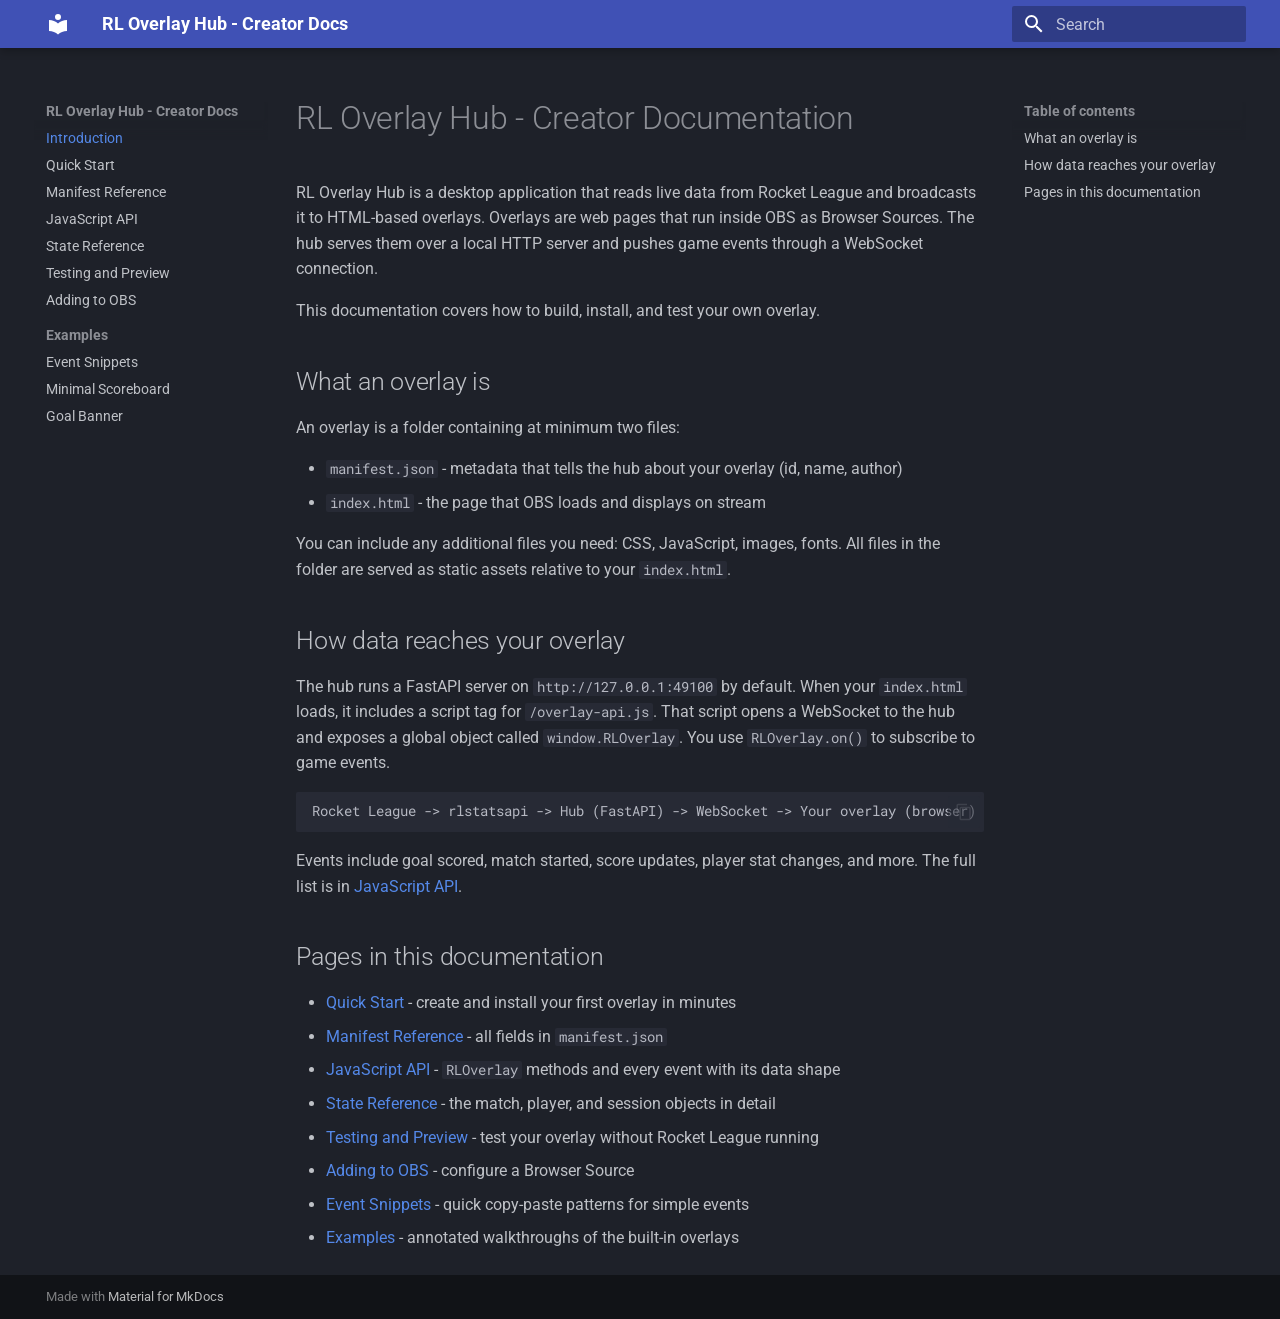
<file: index.html>
<!doctype html>
<html lang="en" class="no-js">
  <head>
    
      <meta charset="utf-8">
      <meta name="viewport" content="width=device-width,initial-scale=1">
      
        <meta name="description" content="Documentation for building custom overlays with RL Overlay Hub">
      
      
      
      
      
        <link rel="next" href="quickstart/">
      
      
        
      
      
      <link rel="icon" href="assets/images/favicon.png">
      <meta name="generator" content="mkdocs-1.6.1, mkdocs-material-9.7.6">
    
    
      
        <title>RL Overlay Hub - Creator Docs</title>
      
    
    
      <link rel="stylesheet" href="assets/stylesheets/main.484c7ddc.min.css">
      
        
        <link rel="stylesheet" href="assets/stylesheets/palette.ab4e12ef.min.css">
      
      


    
    
      
    
    
      
        
        
        <link rel="preconnect" href="https://fonts.gstatic.com" crossorigin>
        <link rel="stylesheet" href="https://fonts.googleapis.com/css?family=Roboto:300,300i,400,400i,700,700i%7CRoboto+Mono:400,400i,700,700i&display=fallback">
        <style>:root{--md-text-font:"Roboto";--md-code-font:"Roboto Mono"}</style>
      
    
    
    <script>__md_scope=new URL(".",location),__md_hash=e=>[...e].reduce(((e,_)=>(e<<5)-e+_.charCodeAt(0)),0),__md_get=(e,_=localStorage,t=__md_scope)=>JSON.parse(_.getItem(t.pathname+"."+e)),__md_set=(e,_,t=localStorage,a=__md_scope)=>{try{t.setItem(a.pathname+"."+e,JSON.stringify(_))}catch(e){}}</script>
    
      

    
    
  </head>
  
  
    
    
      
    
    
    
    
    <body dir="ltr" data-md-color-scheme="slate" data-md-color-primary="indigo" data-md-color-accent="indigo">
  
    
    <input class="md-toggle" data-md-toggle="drawer" type="checkbox" id="__drawer" autocomplete="off">
    <input class="md-toggle" data-md-toggle="search" type="checkbox" id="__search" autocomplete="off">
    <label class="md-overlay" for="__drawer"></label>
    <div data-md-component="skip">
      
        
        <a href="#rl-overlay-hub-creator-documentation" class="md-skip">
          Skip to content
        </a>
      
    </div>
    <div data-md-component="announce">
      
    </div>
    
    
      

  

<header class="md-header md-header--shadow" data-md-component="header">
  <nav class="md-header__inner md-grid" aria-label="Header">
    <a href="." title="RL Overlay Hub - Creator Docs" class="md-header__button md-logo" aria-label="RL Overlay Hub - Creator Docs" data-md-component="logo">
      
  
  <svg xmlns="http://www.w3.org/2000/svg" viewBox="0 0 24 24"><path d="M12 8a3 3 0 0 0 3-3 3 3 0 0 0-3-3 3 3 0 0 0-3 3 3 3 0 0 0 3 3m0 3.54C9.64 9.35 6.5 8 3 8v11c3.5 0 6.64 1.35 9 3.54 2.36-2.19 5.5-3.54 9-3.54V8c-3.5 0-6.64 1.35-9 3.54"/></svg>

    </a>
    <label class="md-header__button md-icon" for="__drawer">
      
      <svg xmlns="http://www.w3.org/2000/svg" viewBox="0 0 24 24"><path d="M3 6h18v2H3zm0 5h18v2H3zm0 5h18v2H3z"/></svg>
    </label>
    <div class="md-header__title" data-md-component="header-title">
      <div class="md-header__ellipsis">
        <div class="md-header__topic">
          <span class="md-ellipsis">
            RL Overlay Hub - Creator Docs
          </span>
        </div>
        <div class="md-header__topic" data-md-component="header-topic">
          <span class="md-ellipsis">
            
              Introduction
            
          </span>
        </div>
      </div>
    </div>
    
      
        <form class="md-header__option" data-md-component="palette">
  
    
    
    
    <input class="md-option" data-md-color-media="" data-md-color-scheme="slate" data-md-color-primary="indigo" data-md-color-accent="indigo"  aria-hidden="true"  type="radio" name="__palette" id="__palette_0">
    
  
</form>
      
    
    
      <script>var palette=__md_get("__palette");if(palette&&palette.color){if("(prefers-color-scheme)"===palette.color.media){var media=matchMedia("(prefers-color-scheme: light)"),input=document.querySelector(media.matches?"[data-md-color-media='(prefers-color-scheme: light)']":"[data-md-color-media='(prefers-color-scheme: dark)']");palette.color.media=input.getAttribute("data-md-color-media"),palette.color.scheme=input.getAttribute("data-md-color-scheme"),palette.color.primary=input.getAttribute("data-md-color-primary"),palette.color.accent=input.getAttribute("data-md-color-accent")}for(var[key,value]of Object.entries(palette.color))document.body.setAttribute("data-md-color-"+key,value)}</script>
    
    
    
      
      
        <label class="md-header__button md-icon" for="__search">
          
          <svg xmlns="http://www.w3.org/2000/svg" viewBox="0 0 24 24"><path d="M9.5 3A6.5 6.5 0 0 1 16 9.5c0 1.61-.59 3.09-1.56 4.23l.27.27h.79l5 5-1.5 1.5-5-5v-.79l-.27-.27A6.52 6.52 0 0 1 9.5 16 6.5 6.5 0 0 1 3 9.5 6.5 6.5 0 0 1 9.5 3m0 2C7 5 5 7 5 9.5S7 14 9.5 14 14 12 14 9.5 12 5 9.5 5"/></svg>
        </label>
        <div class="md-search" data-md-component="search" role="dialog">
  <label class="md-search__overlay" for="__search"></label>
  <div class="md-search__inner" role="search">
    <form class="md-search__form" name="search">
      <input type="text" class="md-search__input" name="query" aria-label="Search" placeholder="Search" autocapitalize="off" autocorrect="off" autocomplete="off" spellcheck="false" data-md-component="search-query" required>
      <label class="md-search__icon md-icon" for="__search">
        
        <svg xmlns="http://www.w3.org/2000/svg" viewBox="0 0 24 24"><path d="M9.5 3A6.5 6.5 0 0 1 16 9.5c0 1.61-.59 3.09-1.56 4.23l.27.27h.79l5 5-1.5 1.5-5-5v-.79l-.27-.27A6.52 6.52 0 0 1 9.5 16 6.5 6.5 0 0 1 3 9.5 6.5 6.5 0 0 1 9.5 3m0 2C7 5 5 7 5 9.5S7 14 9.5 14 14 12 14 9.5 12 5 9.5 5"/></svg>
        
        <svg xmlns="http://www.w3.org/2000/svg" viewBox="0 0 24 24"><path d="M20 11v2H8l5.5 5.5-1.42 1.42L4.16 12l7.92-7.92L13.5 5.5 8 11z"/></svg>
      </label>
      <nav class="md-search__options" aria-label="Search">
        
        <button type="reset" class="md-search__icon md-icon" title="Clear" aria-label="Clear" tabindex="-1">
          
          <svg xmlns="http://www.w3.org/2000/svg" viewBox="0 0 24 24"><path d="M19 6.41 17.59 5 12 10.59 6.41 5 5 6.41 10.59 12 5 17.59 6.41 19 12 13.41 17.59 19 19 17.59 13.41 12z"/></svg>
        </button>
      </nav>
      
    </form>
    <div class="md-search__output">
      <div class="md-search__scrollwrap" tabindex="0" data-md-scrollfix>
        <div class="md-search-result" data-md-component="search-result">
          <div class="md-search-result__meta">
            Initializing search
          </div>
          <ol class="md-search-result__list" role="presentation"></ol>
        </div>
      </div>
    </div>
  </div>
</div>
      
    
    
  </nav>
  
</header>
    
    <div class="md-container" data-md-component="container">
      
      
        
          
        
      
      <main class="md-main" data-md-component="main">
        <div class="md-main__inner md-grid">
          
            
              
              <div class="md-sidebar md-sidebar--primary" data-md-component="sidebar" data-md-type="navigation" >
                <div class="md-sidebar__scrollwrap">
                  <div class="md-sidebar__inner">
                    



<nav class="md-nav md-nav--primary" aria-label="Navigation" data-md-level="0">
  <label class="md-nav__title" for="__drawer">
    <a href="." title="RL Overlay Hub - Creator Docs" class="md-nav__button md-logo" aria-label="RL Overlay Hub - Creator Docs" data-md-component="logo">
      
  
  <svg xmlns="http://www.w3.org/2000/svg" viewBox="0 0 24 24"><path d="M12 8a3 3 0 0 0 3-3 3 3 0 0 0-3-3 3 3 0 0 0-3 3 3 3 0 0 0 3 3m0 3.54C9.64 9.35 6.5 8 3 8v11c3.5 0 6.64 1.35 9 3.54 2.36-2.19 5.5-3.54 9-3.54V8c-3.5 0-6.64 1.35-9 3.54"/></svg>

    </a>
    RL Overlay Hub - Creator Docs
  </label>
  
  <ul class="md-nav__list" data-md-scrollfix>
    
      
      
  
  
    
  
  
  
    <li class="md-nav__item md-nav__item--active">
      
      <input class="md-nav__toggle md-toggle" type="checkbox" id="__toc">
      
      
        
      
      
        <label class="md-nav__link md-nav__link--active" for="__toc">
          
  
  
  <span class="md-ellipsis">
    
  
    Introduction
  

    
  </span>
  
  

          <span class="md-nav__icon md-icon"></span>
        </label>
      
      <a href="." class="md-nav__link md-nav__link--active">
        
  
  
  <span class="md-ellipsis">
    
  
    Introduction
  

    
  </span>
  
  

      </a>
      
        

<nav class="md-nav md-nav--secondary" aria-label="Table of contents">
  
  
  
    
  
  
    <label class="md-nav__title" for="__toc">
      <span class="md-nav__icon md-icon"></span>
      Table of contents
    </label>
    <ul class="md-nav__list" data-md-component="toc" data-md-scrollfix>
      
        <li class="md-nav__item">
  <a href="#what-an-overlay-is" class="md-nav__link">
    <span class="md-ellipsis">
      
        What an overlay is
      
    </span>
  </a>
  
</li>
      
        <li class="md-nav__item">
  <a href="#how-data-reaches-your-overlay" class="md-nav__link">
    <span class="md-ellipsis">
      
        How data reaches your overlay
      
    </span>
  </a>
  
</li>
      
        <li class="md-nav__item">
  <a href="#pages-in-this-documentation" class="md-nav__link">
    <span class="md-ellipsis">
      
        Pages in this documentation
      
    </span>
  </a>
  
</li>
      
    </ul>
  
</nav>
      
    </li>
  

    
      
      
  
  
  
  
    <li class="md-nav__item">
      <a href="quickstart/" class="md-nav__link">
        
  
  
  <span class="md-ellipsis">
    
  
    Quick Start
  

    
  </span>
  
  

      </a>
    </li>
  

    
      
      
  
  
  
  
    <li class="md-nav__item">
      <a href="manifest/" class="md-nav__link">
        
  
  
  <span class="md-ellipsis">
    
  
    Manifest Reference
  

    
  </span>
  
  

      </a>
    </li>
  

    
      
      
  
  
  
  
    <li class="md-nav__item">
      <a href="api/" class="md-nav__link">
        
  
  
  <span class="md-ellipsis">
    
  
    JavaScript API
  

    
  </span>
  
  

      </a>
    </li>
  

    
      
      
  
  
  
  
    <li class="md-nav__item">
      <a href="state/" class="md-nav__link">
        
  
  
  <span class="md-ellipsis">
    
  
    State Reference
  

    
  </span>
  
  

      </a>
    </li>
  

    
      
      
  
  
  
  
    <li class="md-nav__item">
      <a href="testing/" class="md-nav__link">
        
  
  
  <span class="md-ellipsis">
    
  
    Testing and Preview
  

    
  </span>
  
  

      </a>
    </li>
  

    
      
      
  
  
  
  
    <li class="md-nav__item">
      <a href="obs/" class="md-nav__link">
        
  
  
  <span class="md-ellipsis">
    
  
    Adding to OBS
  

    
  </span>
  
  

      </a>
    </li>
  

    
      
      
  
  
  
  
    
    
    
    
      
        
        
      
    
    
    <li class="md-nav__item md-nav__item--section md-nav__item--nested">
      
        
        
          
        
        <input class="md-nav__toggle md-toggle md-toggle--indeterminate" type="checkbox" id="__nav_8" >
        
          
          <label class="md-nav__link" for="__nav_8" id="__nav_8_label" tabindex="">
            
  
  
  <span class="md-ellipsis">
    
  
    Examples
  

    
  </span>
  
  

            <span class="md-nav__icon md-icon"></span>
          </label>
        
        <nav class="md-nav" data-md-level="1" aria-labelledby="__nav_8_label" aria-expanded="false">
          <label class="md-nav__title" for="__nav_8">
            <span class="md-nav__icon md-icon"></span>
            
  
    Examples
  

          </label>
          <ul class="md-nav__list" data-md-scrollfix>
            
              
                
  
  
  
  
    <li class="md-nav__item">
      <a href="examples/event-snippets/" class="md-nav__link">
        
  
  
  <span class="md-ellipsis">
    
  
    Event Snippets
  

    
  </span>
  
  

      </a>
    </li>
  

              
            
              
                
  
  
  
  
    <li class="md-nav__item">
      <a href="examples/scoreboard/" class="md-nav__link">
        
  
  
  <span class="md-ellipsis">
    
  
    Minimal Scoreboard
  

    
  </span>
  
  

      </a>
    </li>
  

              
            
              
                
  
  
  
  
    <li class="md-nav__item">
      <a href="examples/goal-banner/" class="md-nav__link">
        
  
  
  <span class="md-ellipsis">
    
  
    Goal Banner
  

    
  </span>
  
  

      </a>
    </li>
  

              
            
          </ul>
        </nav>
      
    </li>
  

    
  </ul>
</nav>
                  </div>
                </div>
              </div>
            
            
              
              <div class="md-sidebar md-sidebar--secondary" data-md-component="sidebar" data-md-type="toc" >
                <div class="md-sidebar__scrollwrap">
                  <div class="md-sidebar__inner">
                    

<nav class="md-nav md-nav--secondary" aria-label="Table of contents">
  
  
  
    
  
  
    <label class="md-nav__title" for="__toc">
      <span class="md-nav__icon md-icon"></span>
      Table of contents
    </label>
    <ul class="md-nav__list" data-md-component="toc" data-md-scrollfix>
      
        <li class="md-nav__item">
  <a href="#what-an-overlay-is" class="md-nav__link">
    <span class="md-ellipsis">
      
        What an overlay is
      
    </span>
  </a>
  
</li>
      
        <li class="md-nav__item">
  <a href="#how-data-reaches-your-overlay" class="md-nav__link">
    <span class="md-ellipsis">
      
        How data reaches your overlay
      
    </span>
  </a>
  
</li>
      
        <li class="md-nav__item">
  <a href="#pages-in-this-documentation" class="md-nav__link">
    <span class="md-ellipsis">
      
        Pages in this documentation
      
    </span>
  </a>
  
</li>
      
    </ul>
  
</nav>
                  </div>
                </div>
              </div>
            
          
          
            <div class="md-content" data-md-component="content">
              
              <article class="md-content__inner md-typeset">
                
                  



<h1 id="rl-overlay-hub-creator-documentation">RL Overlay Hub - Creator Documentation<a class="headerlink" href="#rl-overlay-hub-creator-documentation" title="Permanent link">&para;</a></h1>
<p>RL Overlay Hub is a desktop application that reads live data from Rocket League and broadcasts it to HTML-based overlays. Overlays are web pages that run inside OBS as Browser Sources. The hub serves them over a local HTTP server and pushes game events through a WebSocket connection.</p>
<p>This documentation covers how to build, install, and test your own overlay.</p>
<h2 id="what-an-overlay-is">What an overlay is<a class="headerlink" href="#what-an-overlay-is" title="Permanent link">&para;</a></h2>
<p>An overlay is a folder containing at minimum two files:</p>
<ul>
<li><code>manifest.json</code> - metadata that tells the hub about your overlay (id, name, author)</li>
<li><code>index.html</code> - the page that OBS loads and displays on stream</li>
</ul>
<p>You can include any additional files you need: CSS, JavaScript, images, fonts. All files in the folder are served as static assets relative to your <code>index.html</code>.</p>
<h2 id="how-data-reaches-your-overlay">How data reaches your overlay<a class="headerlink" href="#how-data-reaches-your-overlay" title="Permanent link">&para;</a></h2>
<p>The hub runs a FastAPI server on <code>http://127.0.0.1:49100</code> by default. When your <code>index.html</code> loads, it includes a script tag for <code>/overlay-api.js</code>. That script opens a WebSocket to the hub and exposes a global object called <code>window.RLOverlay</code>. You use <code>RLOverlay.on()</code> to subscribe to game events.</p>
<div class="highlight"><pre><span></span><code><a id="__codelineno-0-1" name="__codelineno-0-1" href="#__codelineno-0-1"></a>Rocket League -&gt; rlstatsapi -&gt; Hub (FastAPI) -&gt; WebSocket -&gt; Your overlay (browser)
</code></pre></div>
<p>Events include goal scored, match started, score updates, player stat changes, and more. The full list is in <a href="api/">JavaScript API</a>.</p>
<h2 id="pages-in-this-documentation">Pages in this documentation<a class="headerlink" href="#pages-in-this-documentation" title="Permanent link">&para;</a></h2>
<ul>
<li><a href="quickstart/">Quick Start</a> - create and install your first overlay in minutes</li>
<li><a href="manifest/">Manifest Reference</a> - all fields in <code>manifest.json</code></li>
<li><a href="api/">JavaScript API</a> - <code>RLOverlay</code> methods and every event with its data shape</li>
<li><a href="state/">State Reference</a> - the match, player, and session objects in detail</li>
<li><a href="testing/">Testing and Preview</a> - test your overlay without Rocket League running</li>
<li><a href="obs/">Adding to OBS</a> - configure a Browser Source</li>
<li><a href="examples/event-snippets/">Event Snippets</a> - quick copy-paste patterns for simple events</li>
<li><a href="examples/scoreboard/">Examples</a> - annotated walkthroughs of the built-in overlays</li>
</ul>












                
              </article>
            </div>
          
          
<script>var target=document.getElementById(location.hash.slice(1));target&&target.name&&(target.checked=target.name.startsWith("__tabbed_"))</script>
        </div>
        
          <button type="button" class="md-top md-icon" data-md-component="top" hidden>
  
  <svg xmlns="http://www.w3.org/2000/svg" viewBox="0 0 24 24"><path d="M13 20h-2V8l-5.5 5.5-1.42-1.42L12 4.16l7.92 7.92-1.42 1.42L13 8z"/></svg>
  Back to top
</button>
        
      </main>
      
        <footer class="md-footer">
  
  <div class="md-footer-meta md-typeset">
    <div class="md-footer-meta__inner md-grid">
      <div class="md-copyright">
  
  
    Made with
    <a href="https://squidfunk.github.io/mkdocs-material/" target="_blank" rel="noopener">
      Material for MkDocs
    </a>
  
</div>
      
    </div>
  </div>
</footer>
      
    </div>
    <div class="md-dialog" data-md-component="dialog">
      <div class="md-dialog__inner md-typeset"></div>
    </div>
    
    
    
      
      
      <script id="__config" type="application/json">{"annotate": null, "base": ".", "features": ["navigation.sections", "navigation.expand", "navigation.top", "content.code.copy", "toc.follow"], "search": "assets/javascripts/workers/search.2c215733.min.js", "tags": null, "translations": {"clipboard.copied": "Copied to clipboard", "clipboard.copy": "Copy to clipboard", "search.result.more.one": "1 more on this page", "search.result.more.other": "# more on this page", "search.result.none": "No matching documents", "search.result.one": "1 matching document", "search.result.other": "# matching documents", "search.result.placeholder": "Type to start searching", "search.result.term.missing": "Missing", "select.version": "Select version"}, "version": null}</script>
    
    
      <script src="assets/javascripts/bundle.79ae519e.min.js"></script>
      
    
  </body>
</html>
</file>
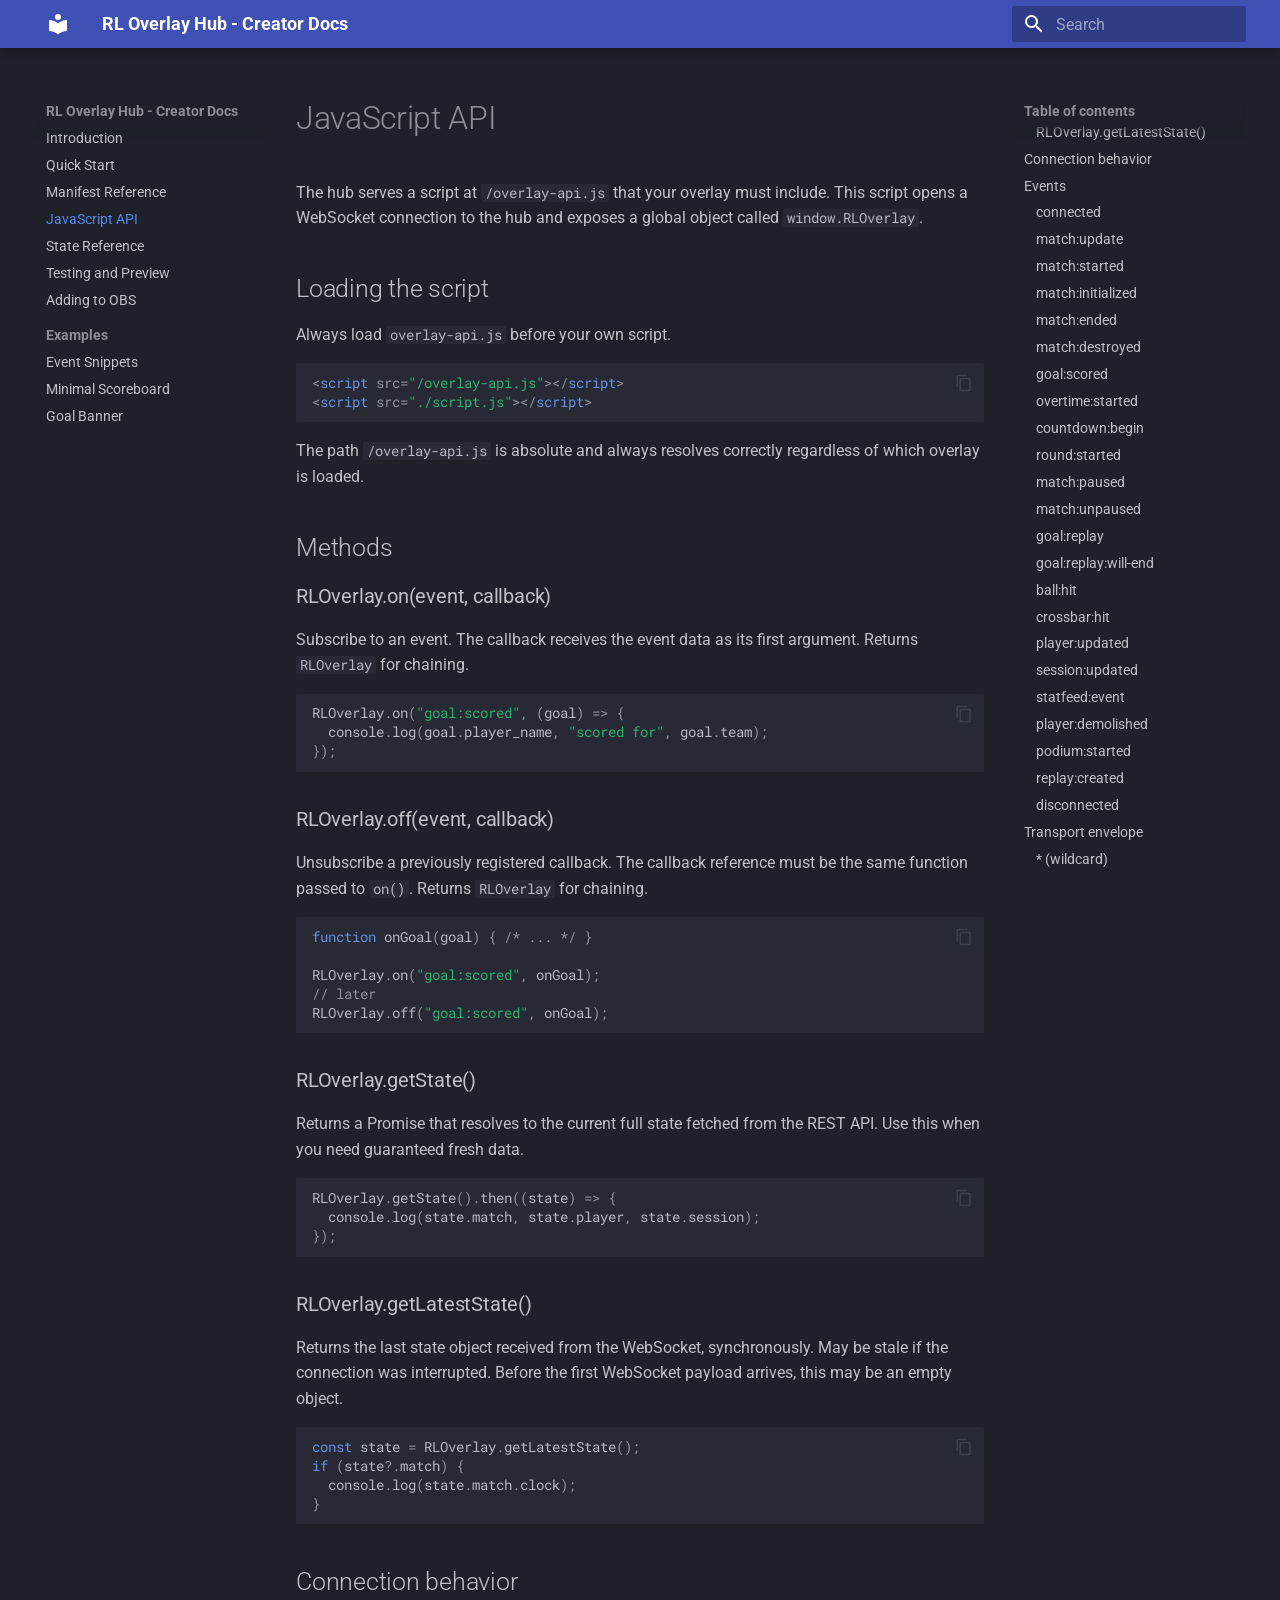
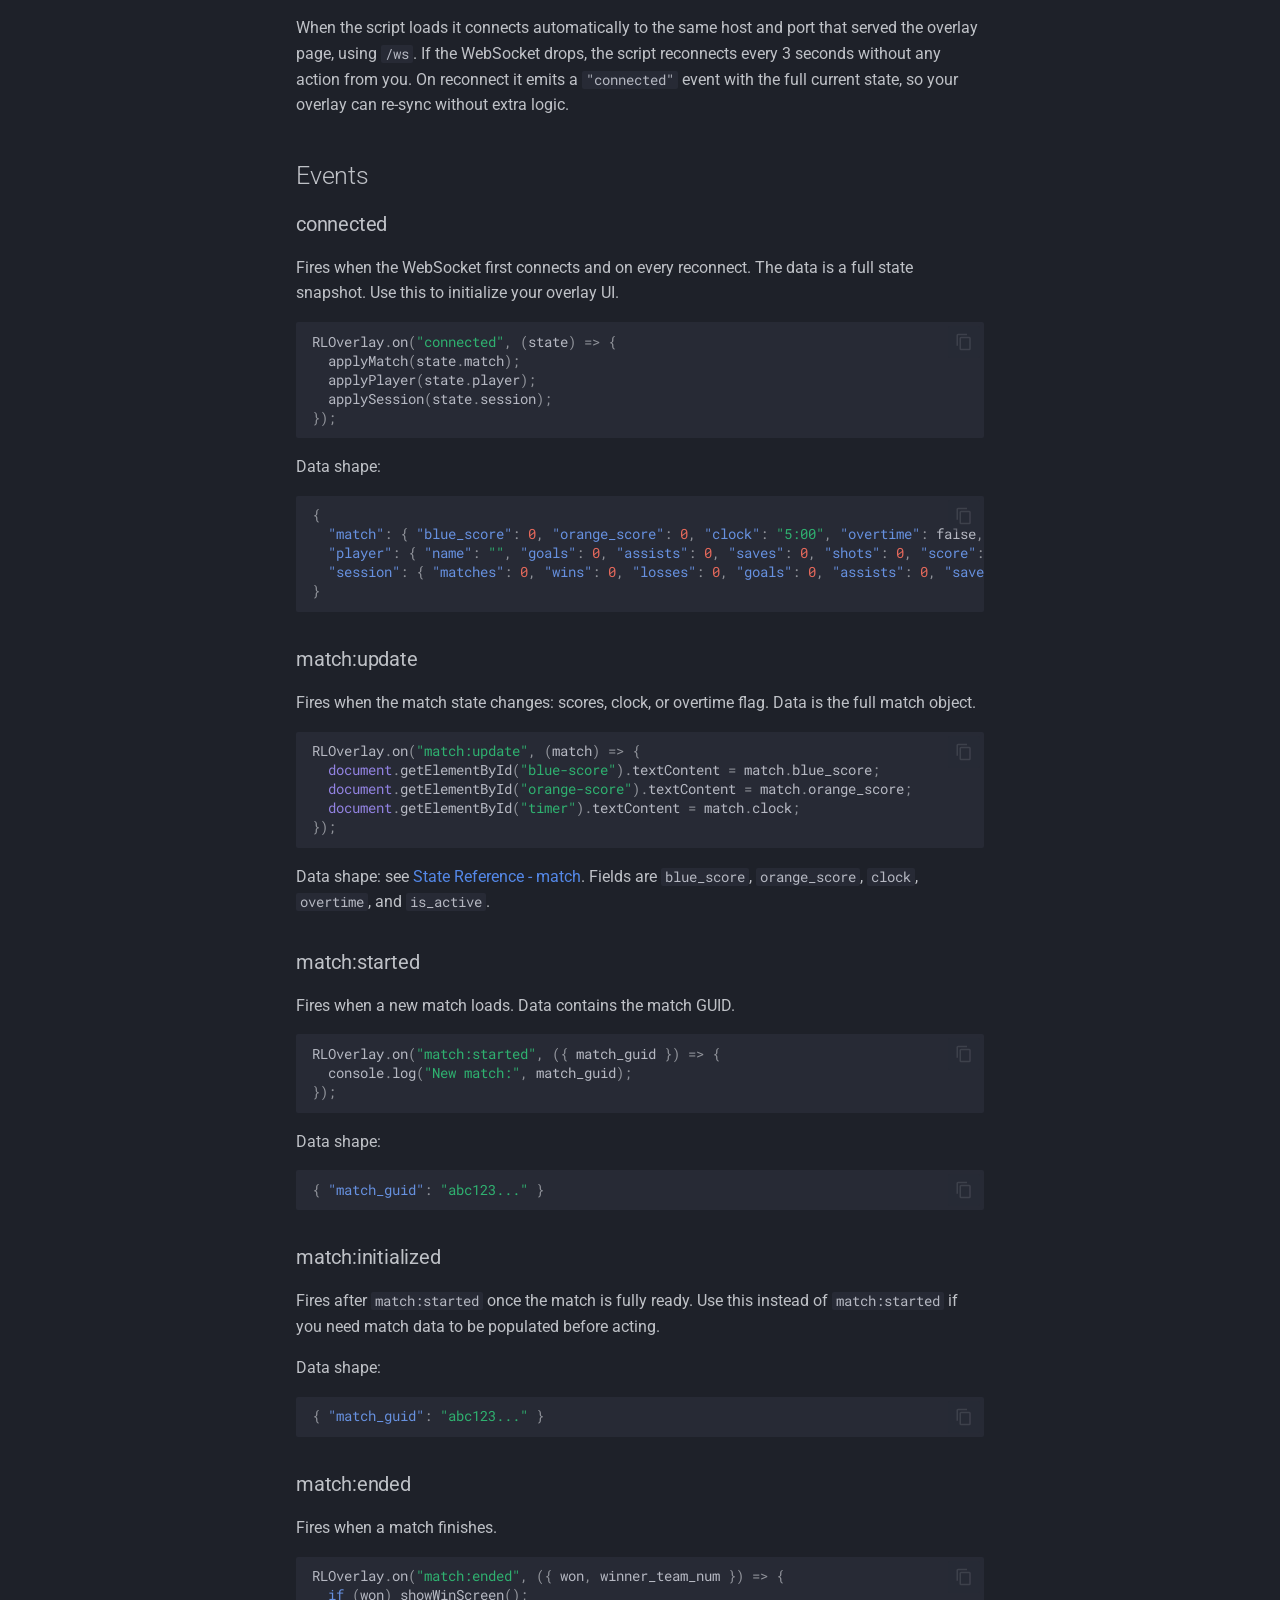
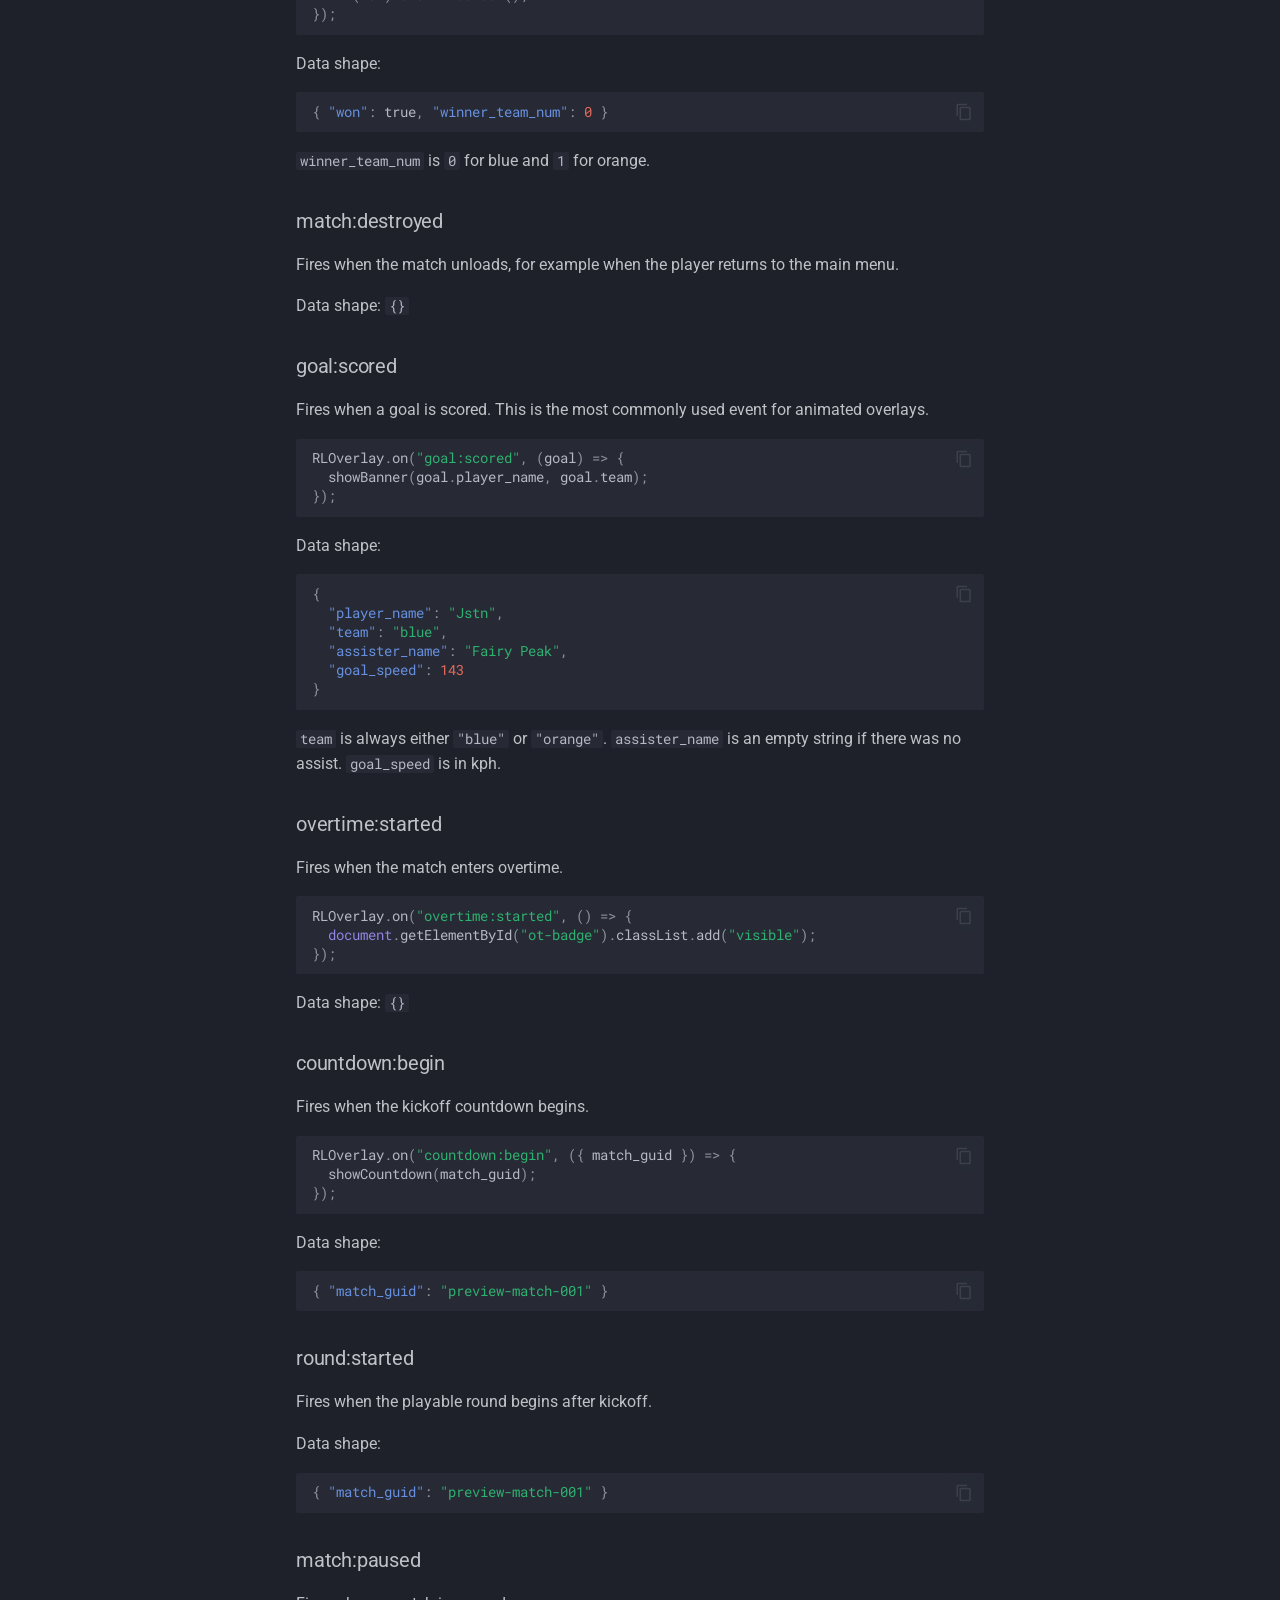
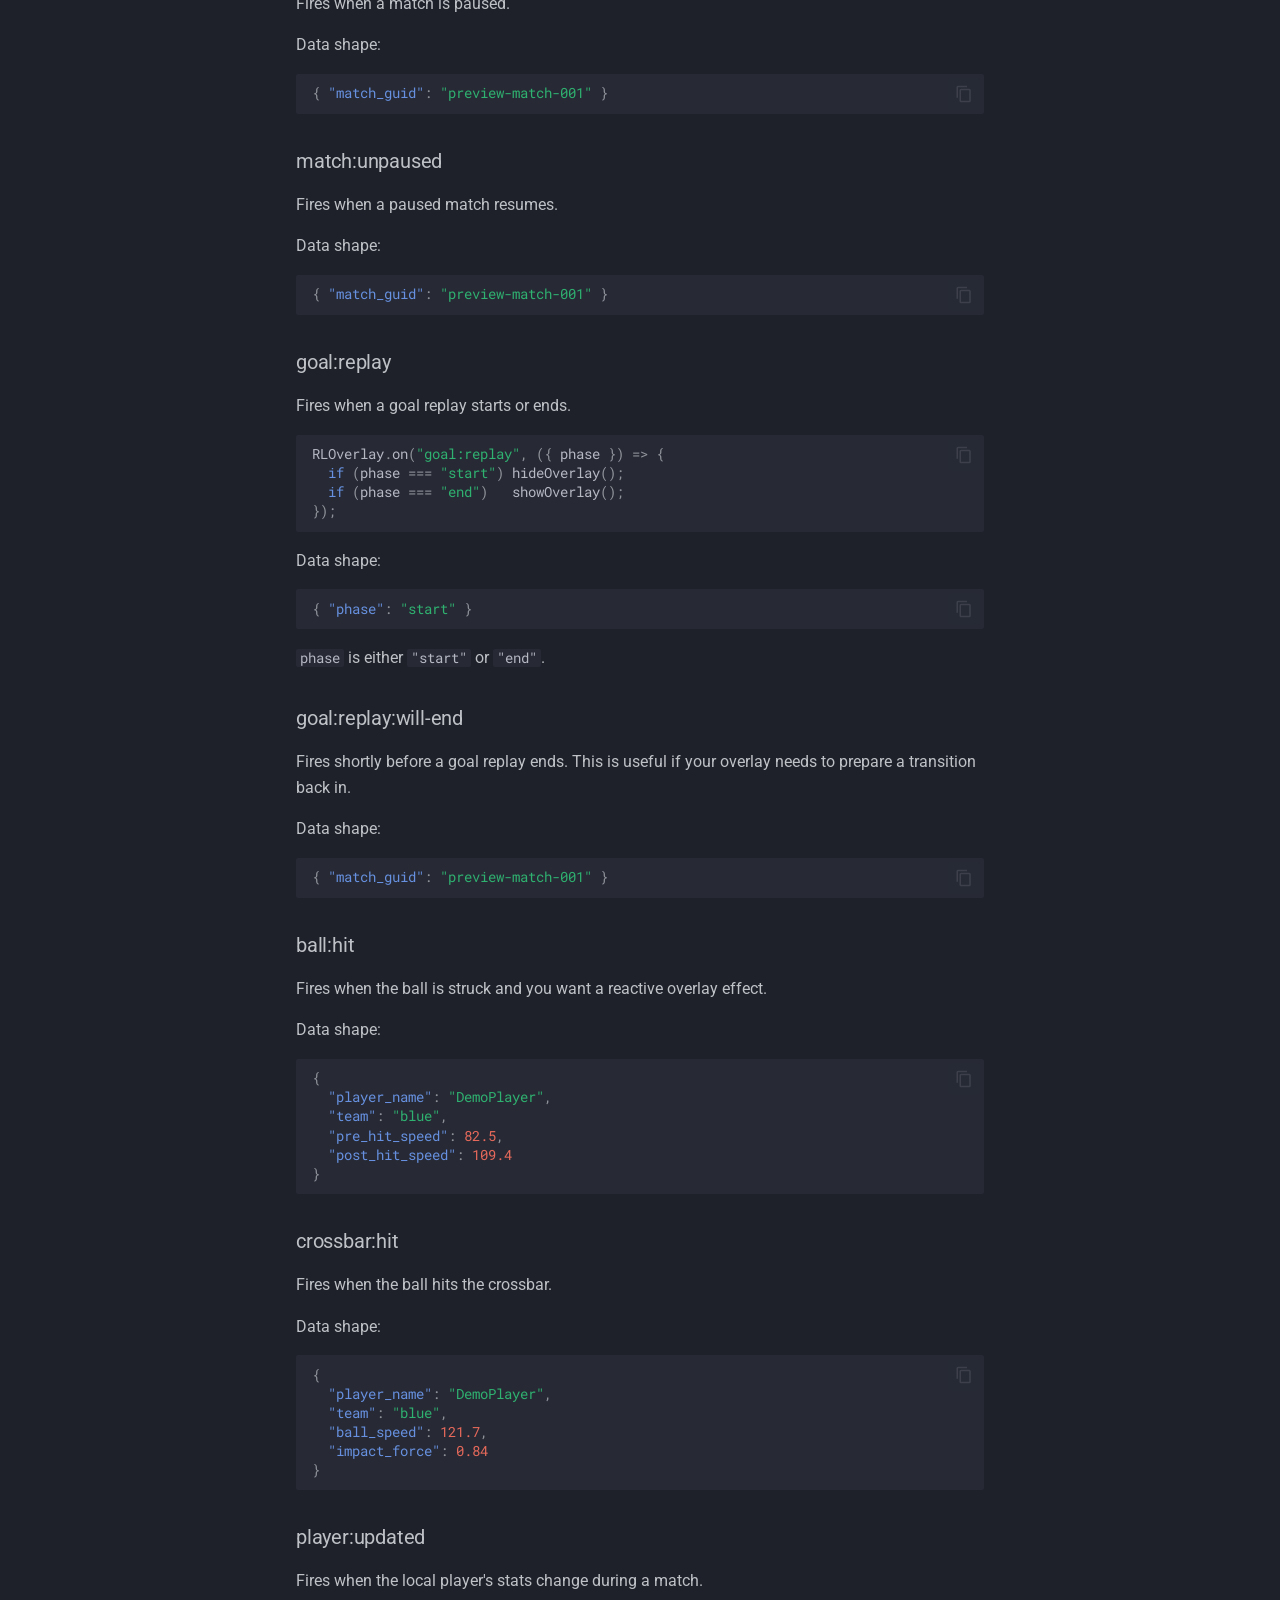
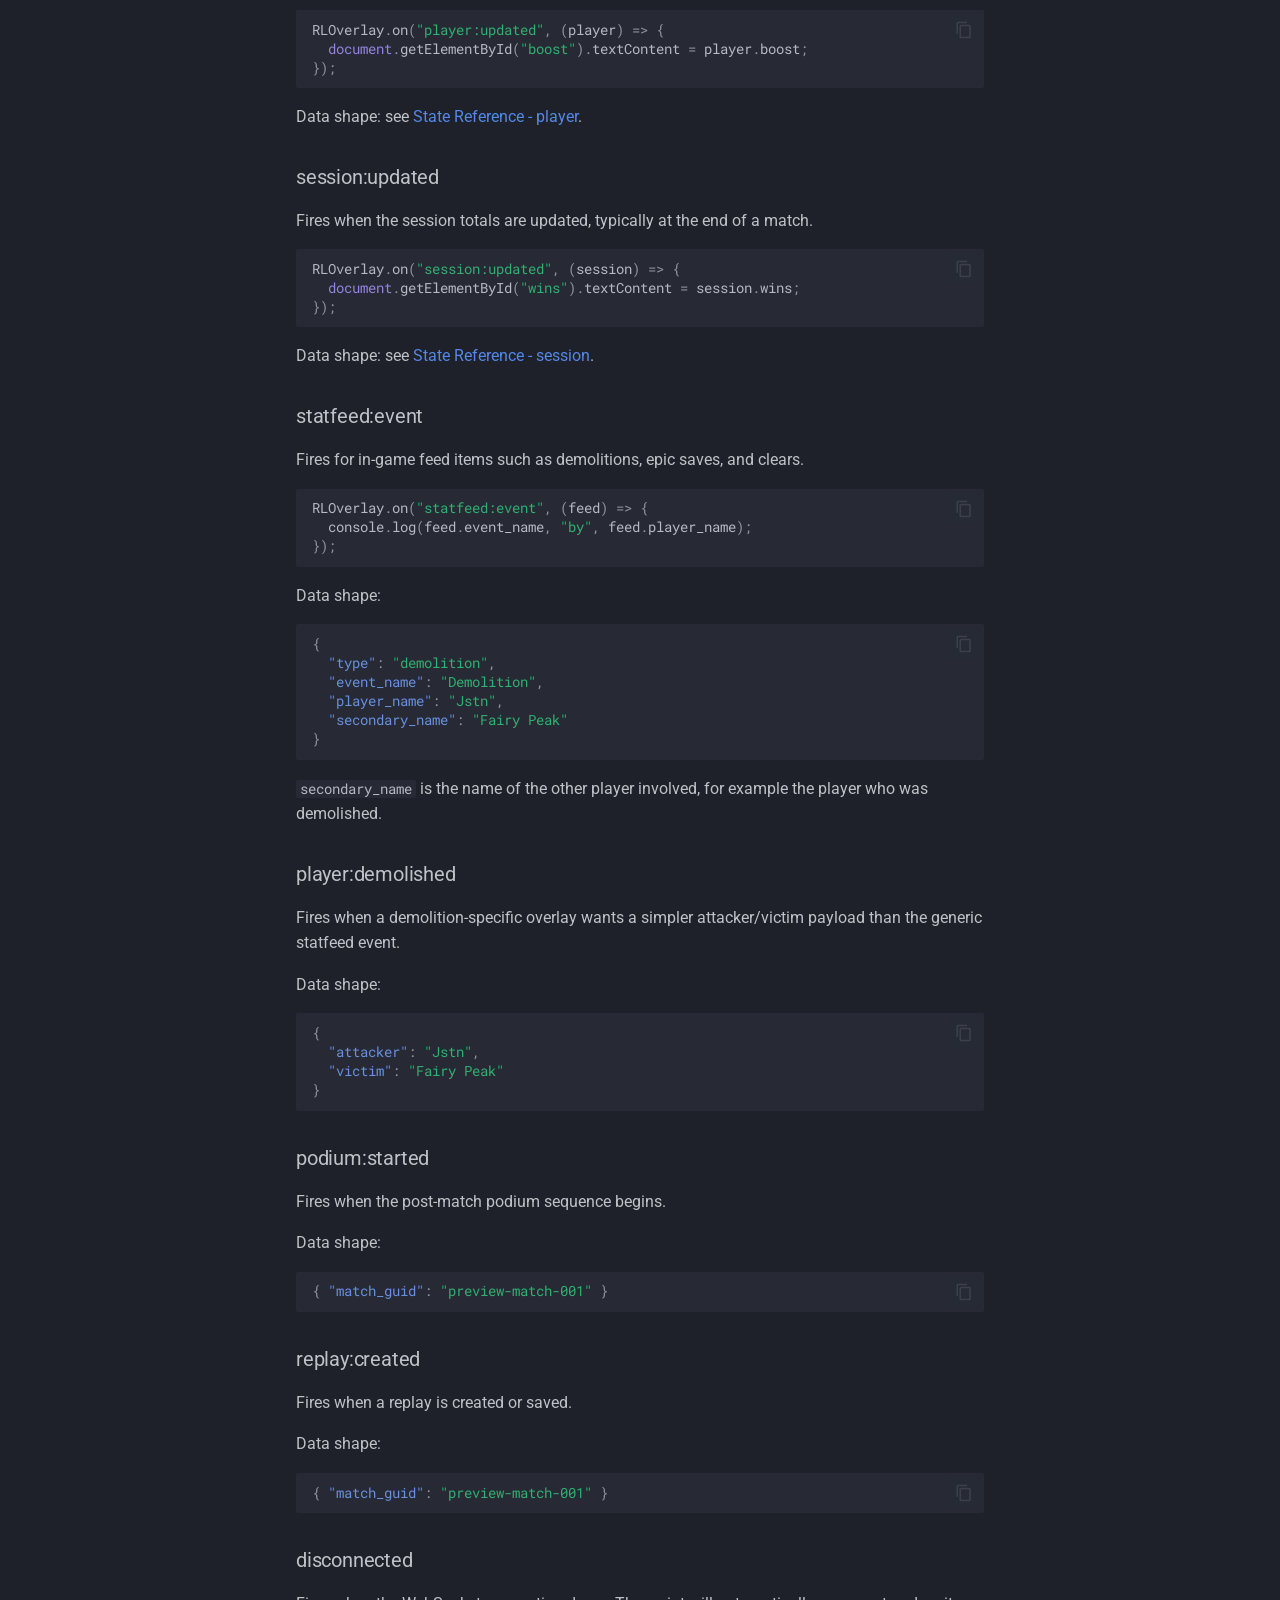
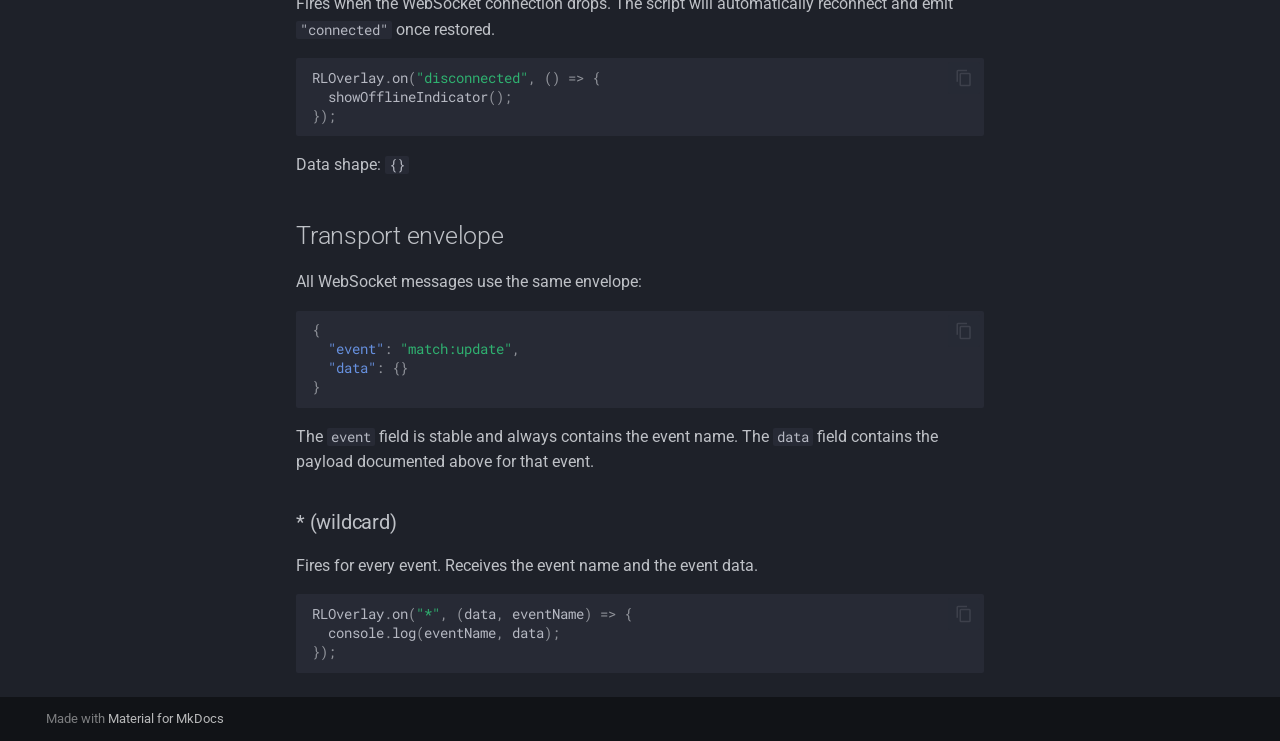
<file: api/index.html>
<!doctype html>
<html lang="en" class="no-js">
  <head>
    
      <meta charset="utf-8">
      <meta name="viewport" content="width=device-width,initial-scale=1">
      
        <meta name="description" content="Documentation for building custom overlays with RL Overlay Hub">
      
      
      
      
        <link rel="prev" href="../manifest/">
      
      
        <link rel="next" href="../state/">
      
      
        
      
      
      <link rel="icon" href="../assets/images/favicon.png">
      <meta name="generator" content="mkdocs-1.6.1, mkdocs-material-9.7.6">
    
    
      
        <title>JavaScript API - RL Overlay Hub - Creator Docs</title>
      
    
    
      <link rel="stylesheet" href="../assets/stylesheets/main.484c7ddc.min.css">
      
        
        <link rel="stylesheet" href="../assets/stylesheets/palette.ab4e12ef.min.css">
      
      


    
    
      
    
    
      
        
        
        <link rel="preconnect" href="https://fonts.gstatic.com" crossorigin>
        <link rel="stylesheet" href="https://fonts.googleapis.com/css?family=Roboto:300,300i,400,400i,700,700i%7CRoboto+Mono:400,400i,700,700i&display=fallback">
        <style>:root{--md-text-font:"Roboto";--md-code-font:"Roboto Mono"}</style>
      
    
    
    <script>__md_scope=new URL("..",location),__md_hash=e=>[...e].reduce(((e,_)=>(e<<5)-e+_.charCodeAt(0)),0),__md_get=(e,_=localStorage,t=__md_scope)=>JSON.parse(_.getItem(t.pathname+"."+e)),__md_set=(e,_,t=localStorage,a=__md_scope)=>{try{t.setItem(a.pathname+"."+e,JSON.stringify(_))}catch(e){}}</script>
    
      

    
    
  </head>
  
  
    
    
      
    
    
    
    
    <body dir="ltr" data-md-color-scheme="slate" data-md-color-primary="indigo" data-md-color-accent="indigo">
  
    
    <input class="md-toggle" data-md-toggle="drawer" type="checkbox" id="__drawer" autocomplete="off">
    <input class="md-toggle" data-md-toggle="search" type="checkbox" id="__search" autocomplete="off">
    <label class="md-overlay" for="__drawer"></label>
    <div data-md-component="skip">
      
        
        <a href="#javascript-api" class="md-skip">
          Skip to content
        </a>
      
    </div>
    <div data-md-component="announce">
      
    </div>
    
    
      

  

<header class="md-header md-header--shadow" data-md-component="header">
  <nav class="md-header__inner md-grid" aria-label="Header">
    <a href=".." title="RL Overlay Hub - Creator Docs" class="md-header__button md-logo" aria-label="RL Overlay Hub - Creator Docs" data-md-component="logo">
      
  
  <svg xmlns="http://www.w3.org/2000/svg" viewBox="0 0 24 24"><path d="M12 8a3 3 0 0 0 3-3 3 3 0 0 0-3-3 3 3 0 0 0-3 3 3 3 0 0 0 3 3m0 3.54C9.64 9.35 6.5 8 3 8v11c3.5 0 6.64 1.35 9 3.54 2.36-2.19 5.5-3.54 9-3.54V8c-3.5 0-6.64 1.35-9 3.54"/></svg>

    </a>
    <label class="md-header__button md-icon" for="__drawer">
      
      <svg xmlns="http://www.w3.org/2000/svg" viewBox="0 0 24 24"><path d="M3 6h18v2H3zm0 5h18v2H3zm0 5h18v2H3z"/></svg>
    </label>
    <div class="md-header__title" data-md-component="header-title">
      <div class="md-header__ellipsis">
        <div class="md-header__topic">
          <span class="md-ellipsis">
            RL Overlay Hub - Creator Docs
          </span>
        </div>
        <div class="md-header__topic" data-md-component="header-topic">
          <span class="md-ellipsis">
            
              JavaScript API
            
          </span>
        </div>
      </div>
    </div>
    
      
        <form class="md-header__option" data-md-component="palette">
  
    
    
    
    <input class="md-option" data-md-color-media="" data-md-color-scheme="slate" data-md-color-primary="indigo" data-md-color-accent="indigo"  aria-hidden="true"  type="radio" name="__palette" id="__palette_0">
    
  
</form>
      
    
    
      <script>var palette=__md_get("__palette");if(palette&&palette.color){if("(prefers-color-scheme)"===palette.color.media){var media=matchMedia("(prefers-color-scheme: light)"),input=document.querySelector(media.matches?"[data-md-color-media='(prefers-color-scheme: light)']":"[data-md-color-media='(prefers-color-scheme: dark)']");palette.color.media=input.getAttribute("data-md-color-media"),palette.color.scheme=input.getAttribute("data-md-color-scheme"),palette.color.primary=input.getAttribute("data-md-color-primary"),palette.color.accent=input.getAttribute("data-md-color-accent")}for(var[key,value]of Object.entries(palette.color))document.body.setAttribute("data-md-color-"+key,value)}</script>
    
    
    
      
      
        <label class="md-header__button md-icon" for="__search">
          
          <svg xmlns="http://www.w3.org/2000/svg" viewBox="0 0 24 24"><path d="M9.5 3A6.5 6.5 0 0 1 16 9.5c0 1.61-.59 3.09-1.56 4.23l.27.27h.79l5 5-1.5 1.5-5-5v-.79l-.27-.27A6.52 6.52 0 0 1 9.5 16 6.5 6.5 0 0 1 3 9.5 6.5 6.5 0 0 1 9.5 3m0 2C7 5 5 7 5 9.5S7 14 9.5 14 14 12 14 9.5 12 5 9.5 5"/></svg>
        </label>
        <div class="md-search" data-md-component="search" role="dialog">
  <label class="md-search__overlay" for="__search"></label>
  <div class="md-search__inner" role="search">
    <form class="md-search__form" name="search">
      <input type="text" class="md-search__input" name="query" aria-label="Search" placeholder="Search" autocapitalize="off" autocorrect="off" autocomplete="off" spellcheck="false" data-md-component="search-query" required>
      <label class="md-search__icon md-icon" for="__search">
        
        <svg xmlns="http://www.w3.org/2000/svg" viewBox="0 0 24 24"><path d="M9.5 3A6.5 6.5 0 0 1 16 9.5c0 1.61-.59 3.09-1.56 4.23l.27.27h.79l5 5-1.5 1.5-5-5v-.79l-.27-.27A6.52 6.52 0 0 1 9.5 16 6.5 6.5 0 0 1 3 9.5 6.5 6.5 0 0 1 9.5 3m0 2C7 5 5 7 5 9.5S7 14 9.5 14 14 12 14 9.5 12 5 9.5 5"/></svg>
        
        <svg xmlns="http://www.w3.org/2000/svg" viewBox="0 0 24 24"><path d="M20 11v2H8l5.5 5.5-1.42 1.42L4.16 12l7.92-7.92L13.5 5.5 8 11z"/></svg>
      </label>
      <nav class="md-search__options" aria-label="Search">
        
        <button type="reset" class="md-search__icon md-icon" title="Clear" aria-label="Clear" tabindex="-1">
          
          <svg xmlns="http://www.w3.org/2000/svg" viewBox="0 0 24 24"><path d="M19 6.41 17.59 5 12 10.59 6.41 5 5 6.41 10.59 12 5 17.59 6.41 19 12 13.41 17.59 19 19 17.59 13.41 12z"/></svg>
        </button>
      </nav>
      
    </form>
    <div class="md-search__output">
      <div class="md-search__scrollwrap" tabindex="0" data-md-scrollfix>
        <div class="md-search-result" data-md-component="search-result">
          <div class="md-search-result__meta">
            Initializing search
          </div>
          <ol class="md-search-result__list" role="presentation"></ol>
        </div>
      </div>
    </div>
  </div>
</div>
      
    
    
  </nav>
  
</header>
    
    <div class="md-container" data-md-component="container">
      
      
        
          
        
      
      <main class="md-main" data-md-component="main">
        <div class="md-main__inner md-grid">
          
            
              
              <div class="md-sidebar md-sidebar--primary" data-md-component="sidebar" data-md-type="navigation" >
                <div class="md-sidebar__scrollwrap">
                  <div class="md-sidebar__inner">
                    



<nav class="md-nav md-nav--primary" aria-label="Navigation" data-md-level="0">
  <label class="md-nav__title" for="__drawer">
    <a href=".." title="RL Overlay Hub - Creator Docs" class="md-nav__button md-logo" aria-label="RL Overlay Hub - Creator Docs" data-md-component="logo">
      
  
  <svg xmlns="http://www.w3.org/2000/svg" viewBox="0 0 24 24"><path d="M12 8a3 3 0 0 0 3-3 3 3 0 0 0-3-3 3 3 0 0 0-3 3 3 3 0 0 0 3 3m0 3.54C9.64 9.35 6.5 8 3 8v11c3.5 0 6.64 1.35 9 3.54 2.36-2.19 5.5-3.54 9-3.54V8c-3.5 0-6.64 1.35-9 3.54"/></svg>

    </a>
    RL Overlay Hub - Creator Docs
  </label>
  
  <ul class="md-nav__list" data-md-scrollfix>
    
      
      
  
  
  
  
    <li class="md-nav__item">
      <a href=".." class="md-nav__link">
        
  
  
  <span class="md-ellipsis">
    
  
    Introduction
  

    
  </span>
  
  

      </a>
    </li>
  

    
      
      
  
  
  
  
    <li class="md-nav__item">
      <a href="../quickstart/" class="md-nav__link">
        
  
  
  <span class="md-ellipsis">
    
  
    Quick Start
  

    
  </span>
  
  

      </a>
    </li>
  

    
      
      
  
  
  
  
    <li class="md-nav__item">
      <a href="../manifest/" class="md-nav__link">
        
  
  
  <span class="md-ellipsis">
    
  
    Manifest Reference
  

    
  </span>
  
  

      </a>
    </li>
  

    
      
      
  
  
    
  
  
  
    <li class="md-nav__item md-nav__item--active">
      
      <input class="md-nav__toggle md-toggle" type="checkbox" id="__toc">
      
      
        
      
      
        <label class="md-nav__link md-nav__link--active" for="__toc">
          
  
  
  <span class="md-ellipsis">
    
  
    JavaScript API
  

    
  </span>
  
  

          <span class="md-nav__icon md-icon"></span>
        </label>
      
      <a href="./" class="md-nav__link md-nav__link--active">
        
  
  
  <span class="md-ellipsis">
    
  
    JavaScript API
  

    
  </span>
  
  

      </a>
      
        

<nav class="md-nav md-nav--secondary" aria-label="Table of contents">
  
  
  
    
  
  
    <label class="md-nav__title" for="__toc">
      <span class="md-nav__icon md-icon"></span>
      Table of contents
    </label>
    <ul class="md-nav__list" data-md-component="toc" data-md-scrollfix>
      
        <li class="md-nav__item">
  <a href="#loading-the-script" class="md-nav__link">
    <span class="md-ellipsis">
      
        Loading the script
      
    </span>
  </a>
  
</li>
      
        <li class="md-nav__item">
  <a href="#methods" class="md-nav__link">
    <span class="md-ellipsis">
      
        Methods
      
    </span>
  </a>
  
    <nav class="md-nav" aria-label="Methods">
      <ul class="md-nav__list">
        
          <li class="md-nav__item">
  <a href="#rloverlayonevent-callback" class="md-nav__link">
    <span class="md-ellipsis">
      
        RLOverlay.on(event, callback)
      
    </span>
  </a>
  
</li>
        
          <li class="md-nav__item">
  <a href="#rloverlayoffevent-callback" class="md-nav__link">
    <span class="md-ellipsis">
      
        RLOverlay.off(event, callback)
      
    </span>
  </a>
  
</li>
        
          <li class="md-nav__item">
  <a href="#rloverlaygetstate" class="md-nav__link">
    <span class="md-ellipsis">
      
        RLOverlay.getState()
      
    </span>
  </a>
  
</li>
        
          <li class="md-nav__item">
  <a href="#rloverlaygetlateststate" class="md-nav__link">
    <span class="md-ellipsis">
      
        RLOverlay.getLatestState()
      
    </span>
  </a>
  
</li>
        
      </ul>
    </nav>
  
</li>
      
        <li class="md-nav__item">
  <a href="#connection-behavior" class="md-nav__link">
    <span class="md-ellipsis">
      
        Connection behavior
      
    </span>
  </a>
  
</li>
      
        <li class="md-nav__item">
  <a href="#events" class="md-nav__link">
    <span class="md-ellipsis">
      
        Events
      
    </span>
  </a>
  
    <nav class="md-nav" aria-label="Events">
      <ul class="md-nav__list">
        
          <li class="md-nav__item">
  <a href="#connected" class="md-nav__link">
    <span class="md-ellipsis">
      
        connected
      
    </span>
  </a>
  
</li>
        
          <li class="md-nav__item">
  <a href="#matchupdate" class="md-nav__link">
    <span class="md-ellipsis">
      
        match:update
      
    </span>
  </a>
  
</li>
        
          <li class="md-nav__item">
  <a href="#matchstarted" class="md-nav__link">
    <span class="md-ellipsis">
      
        match:started
      
    </span>
  </a>
  
</li>
        
          <li class="md-nav__item">
  <a href="#matchinitialized" class="md-nav__link">
    <span class="md-ellipsis">
      
        match:initialized
      
    </span>
  </a>
  
</li>
        
          <li class="md-nav__item">
  <a href="#matchended" class="md-nav__link">
    <span class="md-ellipsis">
      
        match:ended
      
    </span>
  </a>
  
</li>
        
          <li class="md-nav__item">
  <a href="#matchdestroyed" class="md-nav__link">
    <span class="md-ellipsis">
      
        match:destroyed
      
    </span>
  </a>
  
</li>
        
          <li class="md-nav__item">
  <a href="#goalscored" class="md-nav__link">
    <span class="md-ellipsis">
      
        goal:scored
      
    </span>
  </a>
  
</li>
        
          <li class="md-nav__item">
  <a href="#overtimestarted" class="md-nav__link">
    <span class="md-ellipsis">
      
        overtime:started
      
    </span>
  </a>
  
</li>
        
          <li class="md-nav__item">
  <a href="#countdownbegin" class="md-nav__link">
    <span class="md-ellipsis">
      
        countdown:begin
      
    </span>
  </a>
  
</li>
        
          <li class="md-nav__item">
  <a href="#roundstarted" class="md-nav__link">
    <span class="md-ellipsis">
      
        round:started
      
    </span>
  </a>
  
</li>
        
          <li class="md-nav__item">
  <a href="#matchpaused" class="md-nav__link">
    <span class="md-ellipsis">
      
        match:paused
      
    </span>
  </a>
  
</li>
        
          <li class="md-nav__item">
  <a href="#matchunpaused" class="md-nav__link">
    <span class="md-ellipsis">
      
        match:unpaused
      
    </span>
  </a>
  
</li>
        
          <li class="md-nav__item">
  <a href="#goalreplay" class="md-nav__link">
    <span class="md-ellipsis">
      
        goal:replay
      
    </span>
  </a>
  
</li>
        
          <li class="md-nav__item">
  <a href="#goalreplaywill-end" class="md-nav__link">
    <span class="md-ellipsis">
      
        goal:replay:will-end
      
    </span>
  </a>
  
</li>
        
          <li class="md-nav__item">
  <a href="#ballhit" class="md-nav__link">
    <span class="md-ellipsis">
      
        ball:hit
      
    </span>
  </a>
  
</li>
        
          <li class="md-nav__item">
  <a href="#crossbarhit" class="md-nav__link">
    <span class="md-ellipsis">
      
        crossbar:hit
      
    </span>
  </a>
  
</li>
        
          <li class="md-nav__item">
  <a href="#playerupdated" class="md-nav__link">
    <span class="md-ellipsis">
      
        player:updated
      
    </span>
  </a>
  
</li>
        
          <li class="md-nav__item">
  <a href="#sessionupdated" class="md-nav__link">
    <span class="md-ellipsis">
      
        session:updated
      
    </span>
  </a>
  
</li>
        
          <li class="md-nav__item">
  <a href="#statfeedevent" class="md-nav__link">
    <span class="md-ellipsis">
      
        statfeed:event
      
    </span>
  </a>
  
</li>
        
          <li class="md-nav__item">
  <a href="#playerdemolished" class="md-nav__link">
    <span class="md-ellipsis">
      
        player:demolished
      
    </span>
  </a>
  
</li>
        
          <li class="md-nav__item">
  <a href="#podiumstarted" class="md-nav__link">
    <span class="md-ellipsis">
      
        podium:started
      
    </span>
  </a>
  
</li>
        
          <li class="md-nav__item">
  <a href="#replaycreated" class="md-nav__link">
    <span class="md-ellipsis">
      
        replay:created
      
    </span>
  </a>
  
</li>
        
          <li class="md-nav__item">
  <a href="#disconnected" class="md-nav__link">
    <span class="md-ellipsis">
      
        disconnected
      
    </span>
  </a>
  
</li>
        
      </ul>
    </nav>
  
</li>
      
        <li class="md-nav__item">
  <a href="#transport-envelope" class="md-nav__link">
    <span class="md-ellipsis">
      
        Transport envelope
      
    </span>
  </a>
  
    <nav class="md-nav" aria-label="Transport envelope">
      <ul class="md-nav__list">
        
          <li class="md-nav__item">
  <a href="#wildcard" class="md-nav__link">
    <span class="md-ellipsis">
      
        * (wildcard)
      
    </span>
  </a>
  
</li>
        
      </ul>
    </nav>
  
</li>
      
    </ul>
  
</nav>
      
    </li>
  

    
      
      
  
  
  
  
    <li class="md-nav__item">
      <a href="../state/" class="md-nav__link">
        
  
  
  <span class="md-ellipsis">
    
  
    State Reference
  

    
  </span>
  
  

      </a>
    </li>
  

    
      
      
  
  
  
  
    <li class="md-nav__item">
      <a href="../testing/" class="md-nav__link">
        
  
  
  <span class="md-ellipsis">
    
  
    Testing and Preview
  

    
  </span>
  
  

      </a>
    </li>
  

    
      
      
  
  
  
  
    <li class="md-nav__item">
      <a href="../obs/" class="md-nav__link">
        
  
  
  <span class="md-ellipsis">
    
  
    Adding to OBS
  

    
  </span>
  
  

      </a>
    </li>
  

    
      
      
  
  
  
  
    
    
    
    
      
        
        
      
    
    
    <li class="md-nav__item md-nav__item--section md-nav__item--nested">
      
        
        
          
        
        <input class="md-nav__toggle md-toggle md-toggle--indeterminate" type="checkbox" id="__nav_8" >
        
          
          <label class="md-nav__link" for="__nav_8" id="__nav_8_label" tabindex="">
            
  
  
  <span class="md-ellipsis">
    
  
    Examples
  

    
  </span>
  
  

            <span class="md-nav__icon md-icon"></span>
          </label>
        
        <nav class="md-nav" data-md-level="1" aria-labelledby="__nav_8_label" aria-expanded="false">
          <label class="md-nav__title" for="__nav_8">
            <span class="md-nav__icon md-icon"></span>
            
  
    Examples
  

          </label>
          <ul class="md-nav__list" data-md-scrollfix>
            
              
                
  
  
  
  
    <li class="md-nav__item">
      <a href="../examples/event-snippets/" class="md-nav__link">
        
  
  
  <span class="md-ellipsis">
    
  
    Event Snippets
  

    
  </span>
  
  

      </a>
    </li>
  

              
            
              
                
  
  
  
  
    <li class="md-nav__item">
      <a href="../examples/scoreboard/" class="md-nav__link">
        
  
  
  <span class="md-ellipsis">
    
  
    Minimal Scoreboard
  

    
  </span>
  
  

      </a>
    </li>
  

              
            
              
                
  
  
  
  
    <li class="md-nav__item">
      <a href="../examples/goal-banner/" class="md-nav__link">
        
  
  
  <span class="md-ellipsis">
    
  
    Goal Banner
  

    
  </span>
  
  

      </a>
    </li>
  

              
            
          </ul>
        </nav>
      
    </li>
  

    
  </ul>
</nav>
                  </div>
                </div>
              </div>
            
            
              
              <div class="md-sidebar md-sidebar--secondary" data-md-component="sidebar" data-md-type="toc" >
                <div class="md-sidebar__scrollwrap">
                  <div class="md-sidebar__inner">
                    

<nav class="md-nav md-nav--secondary" aria-label="Table of contents">
  
  
  
    
  
  
    <label class="md-nav__title" for="__toc">
      <span class="md-nav__icon md-icon"></span>
      Table of contents
    </label>
    <ul class="md-nav__list" data-md-component="toc" data-md-scrollfix>
      
        <li class="md-nav__item">
  <a href="#loading-the-script" class="md-nav__link">
    <span class="md-ellipsis">
      
        Loading the script
      
    </span>
  </a>
  
</li>
      
        <li class="md-nav__item">
  <a href="#methods" class="md-nav__link">
    <span class="md-ellipsis">
      
        Methods
      
    </span>
  </a>
  
    <nav class="md-nav" aria-label="Methods">
      <ul class="md-nav__list">
        
          <li class="md-nav__item">
  <a href="#rloverlayonevent-callback" class="md-nav__link">
    <span class="md-ellipsis">
      
        RLOverlay.on(event, callback)
      
    </span>
  </a>
  
</li>
        
          <li class="md-nav__item">
  <a href="#rloverlayoffevent-callback" class="md-nav__link">
    <span class="md-ellipsis">
      
        RLOverlay.off(event, callback)
      
    </span>
  </a>
  
</li>
        
          <li class="md-nav__item">
  <a href="#rloverlaygetstate" class="md-nav__link">
    <span class="md-ellipsis">
      
        RLOverlay.getState()
      
    </span>
  </a>
  
</li>
        
          <li class="md-nav__item">
  <a href="#rloverlaygetlateststate" class="md-nav__link">
    <span class="md-ellipsis">
      
        RLOverlay.getLatestState()
      
    </span>
  </a>
  
</li>
        
      </ul>
    </nav>
  
</li>
      
        <li class="md-nav__item">
  <a href="#connection-behavior" class="md-nav__link">
    <span class="md-ellipsis">
      
        Connection behavior
      
    </span>
  </a>
  
</li>
      
        <li class="md-nav__item">
  <a href="#events" class="md-nav__link">
    <span class="md-ellipsis">
      
        Events
      
    </span>
  </a>
  
    <nav class="md-nav" aria-label="Events">
      <ul class="md-nav__list">
        
          <li class="md-nav__item">
  <a href="#connected" class="md-nav__link">
    <span class="md-ellipsis">
      
        connected
      
    </span>
  </a>
  
</li>
        
          <li class="md-nav__item">
  <a href="#matchupdate" class="md-nav__link">
    <span class="md-ellipsis">
      
        match:update
      
    </span>
  </a>
  
</li>
        
          <li class="md-nav__item">
  <a href="#matchstarted" class="md-nav__link">
    <span class="md-ellipsis">
      
        match:started
      
    </span>
  </a>
  
</li>
        
          <li class="md-nav__item">
  <a href="#matchinitialized" class="md-nav__link">
    <span class="md-ellipsis">
      
        match:initialized
      
    </span>
  </a>
  
</li>
        
          <li class="md-nav__item">
  <a href="#matchended" class="md-nav__link">
    <span class="md-ellipsis">
      
        match:ended
      
    </span>
  </a>
  
</li>
        
          <li class="md-nav__item">
  <a href="#matchdestroyed" class="md-nav__link">
    <span class="md-ellipsis">
      
        match:destroyed
      
    </span>
  </a>
  
</li>
        
          <li class="md-nav__item">
  <a href="#goalscored" class="md-nav__link">
    <span class="md-ellipsis">
      
        goal:scored
      
    </span>
  </a>
  
</li>
        
          <li class="md-nav__item">
  <a href="#overtimestarted" class="md-nav__link">
    <span class="md-ellipsis">
      
        overtime:started
      
    </span>
  </a>
  
</li>
        
          <li class="md-nav__item">
  <a href="#countdownbegin" class="md-nav__link">
    <span class="md-ellipsis">
      
        countdown:begin
      
    </span>
  </a>
  
</li>
        
          <li class="md-nav__item">
  <a href="#roundstarted" class="md-nav__link">
    <span class="md-ellipsis">
      
        round:started
      
    </span>
  </a>
  
</li>
        
          <li class="md-nav__item">
  <a href="#matchpaused" class="md-nav__link">
    <span class="md-ellipsis">
      
        match:paused
      
    </span>
  </a>
  
</li>
        
          <li class="md-nav__item">
  <a href="#matchunpaused" class="md-nav__link">
    <span class="md-ellipsis">
      
        match:unpaused
      
    </span>
  </a>
  
</li>
        
          <li class="md-nav__item">
  <a href="#goalreplay" class="md-nav__link">
    <span class="md-ellipsis">
      
        goal:replay
      
    </span>
  </a>
  
</li>
        
          <li class="md-nav__item">
  <a href="#goalreplaywill-end" class="md-nav__link">
    <span class="md-ellipsis">
      
        goal:replay:will-end
      
    </span>
  </a>
  
</li>
        
          <li class="md-nav__item">
  <a href="#ballhit" class="md-nav__link">
    <span class="md-ellipsis">
      
        ball:hit
      
    </span>
  </a>
  
</li>
        
          <li class="md-nav__item">
  <a href="#crossbarhit" class="md-nav__link">
    <span class="md-ellipsis">
      
        crossbar:hit
      
    </span>
  </a>
  
</li>
        
          <li class="md-nav__item">
  <a href="#playerupdated" class="md-nav__link">
    <span class="md-ellipsis">
      
        player:updated
      
    </span>
  </a>
  
</li>
        
          <li class="md-nav__item">
  <a href="#sessionupdated" class="md-nav__link">
    <span class="md-ellipsis">
      
        session:updated
      
    </span>
  </a>
  
</li>
        
          <li class="md-nav__item">
  <a href="#statfeedevent" class="md-nav__link">
    <span class="md-ellipsis">
      
        statfeed:event
      
    </span>
  </a>
  
</li>
        
          <li class="md-nav__item">
  <a href="#playerdemolished" class="md-nav__link">
    <span class="md-ellipsis">
      
        player:demolished
      
    </span>
  </a>
  
</li>
        
          <li class="md-nav__item">
  <a href="#podiumstarted" class="md-nav__link">
    <span class="md-ellipsis">
      
        podium:started
      
    </span>
  </a>
  
</li>
        
          <li class="md-nav__item">
  <a href="#replaycreated" class="md-nav__link">
    <span class="md-ellipsis">
      
        replay:created
      
    </span>
  </a>
  
</li>
        
          <li class="md-nav__item">
  <a href="#disconnected" class="md-nav__link">
    <span class="md-ellipsis">
      
        disconnected
      
    </span>
  </a>
  
</li>
        
      </ul>
    </nav>
  
</li>
      
        <li class="md-nav__item">
  <a href="#transport-envelope" class="md-nav__link">
    <span class="md-ellipsis">
      
        Transport envelope
      
    </span>
  </a>
  
    <nav class="md-nav" aria-label="Transport envelope">
      <ul class="md-nav__list">
        
          <li class="md-nav__item">
  <a href="#wildcard" class="md-nav__link">
    <span class="md-ellipsis">
      
        * (wildcard)
      
    </span>
  </a>
  
</li>
        
      </ul>
    </nav>
  
</li>
      
    </ul>
  
</nav>
                  </div>
                </div>
              </div>
            
          
          
            <div class="md-content" data-md-component="content">
              
              <article class="md-content__inner md-typeset">
                
                  



<h1 id="javascript-api">JavaScript API<a class="headerlink" href="#javascript-api" title="Permanent link">&para;</a></h1>
<p>The hub serves a script at <code>/overlay-api.js</code> that your overlay must include. This script opens a WebSocket connection to the hub and exposes a global object called <code>window.RLOverlay</code>.</p>
<h2 id="loading-the-script">Loading the script<a class="headerlink" href="#loading-the-script" title="Permanent link">&para;</a></h2>
<p>Always load <code>overlay-api.js</code> before your own script.</p>
<div class="highlight"><pre><span></span><code><a id="__codelineno-0-1" name="__codelineno-0-1" href="#__codelineno-0-1"></a><span class="p">&lt;</span><span class="nt">script</span> <span class="na">src</span><span class="o">=</span><span class="s">&quot;/overlay-api.js&quot;</span><span class="p">&gt;&lt;/</span><span class="nt">script</span><span class="p">&gt;</span>
<a id="__codelineno-0-2" name="__codelineno-0-2" href="#__codelineno-0-2"></a><span class="p">&lt;</span><span class="nt">script</span> <span class="na">src</span><span class="o">=</span><span class="s">&quot;./script.js&quot;</span><span class="p">&gt;&lt;/</span><span class="nt">script</span><span class="p">&gt;</span>
</code></pre></div>
<p>The path <code>/overlay-api.js</code> is absolute and always resolves correctly regardless of which overlay is loaded.</p>
<h2 id="methods">Methods<a class="headerlink" href="#methods" title="Permanent link">&para;</a></h2>
<h3 id="rloverlayonevent-callback">RLOverlay.on(event, callback)<a class="headerlink" href="#rloverlayonevent-callback" title="Permanent link">&para;</a></h3>
<p>Subscribe to an event. The callback receives the event data as its first argument. Returns <code>RLOverlay</code> for chaining.</p>
<div class="highlight"><pre><span></span><code><a id="__codelineno-1-1" name="__codelineno-1-1" href="#__codelineno-1-1"></a><span class="nx">RLOverlay</span><span class="p">.</span><span class="nx">on</span><span class="p">(</span><span class="s2">&quot;goal:scored&quot;</span><span class="p">,</span><span class="w"> </span><span class="p">(</span><span class="nx">goal</span><span class="p">)</span><span class="w"> </span><span class="p">=&gt;</span><span class="w"> </span><span class="p">{</span>
<a id="__codelineno-1-2" name="__codelineno-1-2" href="#__codelineno-1-2"></a><span class="w">  </span><span class="nx">console</span><span class="p">.</span><span class="nx">log</span><span class="p">(</span><span class="nx">goal</span><span class="p">.</span><span class="nx">player_name</span><span class="p">,</span><span class="w"> </span><span class="s2">&quot;scored for&quot;</span><span class="p">,</span><span class="w"> </span><span class="nx">goal</span><span class="p">.</span><span class="nx">team</span><span class="p">);</span>
<a id="__codelineno-1-3" name="__codelineno-1-3" href="#__codelineno-1-3"></a><span class="p">});</span>
</code></pre></div>
<h3 id="rloverlayoffevent-callback">RLOverlay.off(event, callback)<a class="headerlink" href="#rloverlayoffevent-callback" title="Permanent link">&para;</a></h3>
<p>Unsubscribe a previously registered callback. The callback reference must be the same function passed to <code>on()</code>. Returns <code>RLOverlay</code> for chaining.</p>
<div class="highlight"><pre><span></span><code><a id="__codelineno-2-1" name="__codelineno-2-1" href="#__codelineno-2-1"></a><span class="kd">function</span><span class="w"> </span><span class="nx">onGoal</span><span class="p">(</span><span class="nx">goal</span><span class="p">)</span><span class="w"> </span><span class="p">{</span><span class="w"> </span><span class="cm">/* ... */</span><span class="w"> </span><span class="p">}</span>
<a id="__codelineno-2-2" name="__codelineno-2-2" href="#__codelineno-2-2"></a>
<a id="__codelineno-2-3" name="__codelineno-2-3" href="#__codelineno-2-3"></a><span class="nx">RLOverlay</span><span class="p">.</span><span class="nx">on</span><span class="p">(</span><span class="s2">&quot;goal:scored&quot;</span><span class="p">,</span><span class="w"> </span><span class="nx">onGoal</span><span class="p">);</span>
<a id="__codelineno-2-4" name="__codelineno-2-4" href="#__codelineno-2-4"></a><span class="c1">// later</span>
<a id="__codelineno-2-5" name="__codelineno-2-5" href="#__codelineno-2-5"></a><span class="nx">RLOverlay</span><span class="p">.</span><span class="nx">off</span><span class="p">(</span><span class="s2">&quot;goal:scored&quot;</span><span class="p">,</span><span class="w"> </span><span class="nx">onGoal</span><span class="p">);</span>
</code></pre></div>
<h3 id="rloverlaygetstate">RLOverlay.getState()<a class="headerlink" href="#rloverlaygetstate" title="Permanent link">&para;</a></h3>
<p>Returns a Promise that resolves to the current full state fetched from the REST API. Use this when you need guaranteed fresh data.</p>
<div class="highlight"><pre><span></span><code><a id="__codelineno-3-1" name="__codelineno-3-1" href="#__codelineno-3-1"></a><span class="nx">RLOverlay</span><span class="p">.</span><span class="nx">getState</span><span class="p">().</span><span class="nx">then</span><span class="p">((</span><span class="nx">state</span><span class="p">)</span><span class="w"> </span><span class="p">=&gt;</span><span class="w"> </span><span class="p">{</span>
<a id="__codelineno-3-2" name="__codelineno-3-2" href="#__codelineno-3-2"></a><span class="w">  </span><span class="nx">console</span><span class="p">.</span><span class="nx">log</span><span class="p">(</span><span class="nx">state</span><span class="p">.</span><span class="nx">match</span><span class="p">,</span><span class="w"> </span><span class="nx">state</span><span class="p">.</span><span class="nx">player</span><span class="p">,</span><span class="w"> </span><span class="nx">state</span><span class="p">.</span><span class="nx">session</span><span class="p">);</span>
<a id="__codelineno-3-3" name="__codelineno-3-3" href="#__codelineno-3-3"></a><span class="p">});</span>
</code></pre></div>
<h3 id="rloverlaygetlateststate">RLOverlay.getLatestState()<a class="headerlink" href="#rloverlaygetlateststate" title="Permanent link">&para;</a></h3>
<p>Returns the last state object received from the WebSocket, synchronously. May be stale if the connection was interrupted. Before the first WebSocket payload arrives, this may be an empty object.</p>
<div class="highlight"><pre><span></span><code><a id="__codelineno-4-1" name="__codelineno-4-1" href="#__codelineno-4-1"></a><span class="kd">const</span><span class="w"> </span><span class="nx">state</span><span class="w"> </span><span class="o">=</span><span class="w"> </span><span class="nx">RLOverlay</span><span class="p">.</span><span class="nx">getLatestState</span><span class="p">();</span>
<a id="__codelineno-4-2" name="__codelineno-4-2" href="#__codelineno-4-2"></a><span class="k">if</span><span class="w"> </span><span class="p">(</span><span class="nx">state</span><span class="o">?</span><span class="p">.</span><span class="nx">match</span><span class="p">)</span><span class="w"> </span><span class="p">{</span>
<a id="__codelineno-4-3" name="__codelineno-4-3" href="#__codelineno-4-3"></a><span class="w">  </span><span class="nx">console</span><span class="p">.</span><span class="nx">log</span><span class="p">(</span><span class="nx">state</span><span class="p">.</span><span class="nx">match</span><span class="p">.</span><span class="nx">clock</span><span class="p">);</span>
<a id="__codelineno-4-4" name="__codelineno-4-4" href="#__codelineno-4-4"></a><span class="p">}</span>
</code></pre></div>
<h2 id="connection-behavior">Connection behavior<a class="headerlink" href="#connection-behavior" title="Permanent link">&para;</a></h2>
<p>When the script loads it connects automatically to the same host and port that served the overlay page, using <code>/ws</code>. If the WebSocket drops, the script reconnects every 3 seconds without any action from you. On reconnect it emits a <code>"connected"</code> event with the full current state, so your overlay can re-sync without extra logic.</p>
<h2 id="events">Events<a class="headerlink" href="#events" title="Permanent link">&para;</a></h2>
<h3 id="connected">connected<a class="headerlink" href="#connected" title="Permanent link">&para;</a></h3>
<p>Fires when the WebSocket first connects and on every reconnect. The data is a full state snapshot. Use this to initialize your overlay UI.</p>
<div class="highlight"><pre><span></span><code><a id="__codelineno-5-1" name="__codelineno-5-1" href="#__codelineno-5-1"></a><span class="nx">RLOverlay</span><span class="p">.</span><span class="nx">on</span><span class="p">(</span><span class="s2">&quot;connected&quot;</span><span class="p">,</span><span class="w"> </span><span class="p">(</span><span class="nx">state</span><span class="p">)</span><span class="w"> </span><span class="p">=&gt;</span><span class="w"> </span><span class="p">{</span>
<a id="__codelineno-5-2" name="__codelineno-5-2" href="#__codelineno-5-2"></a><span class="w">  </span><span class="nx">applyMatch</span><span class="p">(</span><span class="nx">state</span><span class="p">.</span><span class="nx">match</span><span class="p">);</span>
<a id="__codelineno-5-3" name="__codelineno-5-3" href="#__codelineno-5-3"></a><span class="w">  </span><span class="nx">applyPlayer</span><span class="p">(</span><span class="nx">state</span><span class="p">.</span><span class="nx">player</span><span class="p">);</span>
<a id="__codelineno-5-4" name="__codelineno-5-4" href="#__codelineno-5-4"></a><span class="w">  </span><span class="nx">applySession</span><span class="p">(</span><span class="nx">state</span><span class="p">.</span><span class="nx">session</span><span class="p">);</span>
<a id="__codelineno-5-5" name="__codelineno-5-5" href="#__codelineno-5-5"></a><span class="p">});</span>
</code></pre></div>
<p>Data shape:</p>
<div class="highlight"><pre><span></span><code><a id="__codelineno-6-1" name="__codelineno-6-1" href="#__codelineno-6-1"></a><span class="p">{</span>
<a id="__codelineno-6-2" name="__codelineno-6-2" href="#__codelineno-6-2"></a><span class="w">  </span><span class="nt">&quot;match&quot;</span><span class="p">:</span><span class="w"> </span><span class="p">{</span><span class="w"> </span><span class="nt">&quot;blue_score&quot;</span><span class="p">:</span><span class="w"> </span><span class="mi">0</span><span class="p">,</span><span class="w"> </span><span class="nt">&quot;orange_score&quot;</span><span class="p">:</span><span class="w"> </span><span class="mi">0</span><span class="p">,</span><span class="w"> </span><span class="nt">&quot;clock&quot;</span><span class="p">:</span><span class="w"> </span><span class="s2">&quot;5:00&quot;</span><span class="p">,</span><span class="w"> </span><span class="nt">&quot;overtime&quot;</span><span class="p">:</span><span class="w"> </span><span class="kc">false</span><span class="p">,</span><span class="w"> </span><span class="nt">&quot;is_active&quot;</span><span class="p">:</span><span class="w"> </span><span class="kc">false</span><span class="w"> </span><span class="p">},</span>
<a id="__codelineno-6-3" name="__codelineno-6-3" href="#__codelineno-6-3"></a><span class="w">  </span><span class="nt">&quot;player&quot;</span><span class="p">:</span><span class="w"> </span><span class="p">{</span><span class="w"> </span><span class="nt">&quot;name&quot;</span><span class="p">:</span><span class="w"> </span><span class="s2">&quot;&quot;</span><span class="p">,</span><span class="w"> </span><span class="nt">&quot;goals&quot;</span><span class="p">:</span><span class="w"> </span><span class="mi">0</span><span class="p">,</span><span class="w"> </span><span class="nt">&quot;assists&quot;</span><span class="p">:</span><span class="w"> </span><span class="mi">0</span><span class="p">,</span><span class="w"> </span><span class="nt">&quot;saves&quot;</span><span class="p">:</span><span class="w"> </span><span class="mi">0</span><span class="p">,</span><span class="w"> </span><span class="nt">&quot;shots&quot;</span><span class="p">:</span><span class="w"> </span><span class="mi">0</span><span class="p">,</span><span class="w"> </span><span class="nt">&quot;score&quot;</span><span class="p">:</span><span class="w"> </span><span class="mi">0</span><span class="p">,</span><span class="w"> </span><span class="nt">&quot;boost&quot;</span><span class="p">:</span><span class="w"> </span><span class="mi">0</span><span class="p">,</span><span class="w"> </span><span class="nt">&quot;demos&quot;</span><span class="p">:</span><span class="w"> </span><span class="mi">0</span><span class="w"> </span><span class="p">},</span>
<a id="__codelineno-6-4" name="__codelineno-6-4" href="#__codelineno-6-4"></a><span class="w">  </span><span class="nt">&quot;session&quot;</span><span class="p">:</span><span class="w"> </span><span class="p">{</span><span class="w"> </span><span class="nt">&quot;matches&quot;</span><span class="p">:</span><span class="w"> </span><span class="mi">0</span><span class="p">,</span><span class="w"> </span><span class="nt">&quot;wins&quot;</span><span class="p">:</span><span class="w"> </span><span class="mi">0</span><span class="p">,</span><span class="w"> </span><span class="nt">&quot;losses&quot;</span><span class="p">:</span><span class="w"> </span><span class="mi">0</span><span class="p">,</span><span class="w"> </span><span class="nt">&quot;goals&quot;</span><span class="p">:</span><span class="w"> </span><span class="mi">0</span><span class="p">,</span><span class="w"> </span><span class="nt">&quot;assists&quot;</span><span class="p">:</span><span class="w"> </span><span class="mi">0</span><span class="p">,</span><span class="w"> </span><span class="nt">&quot;saves&quot;</span><span class="p">:</span><span class="w"> </span><span class="mi">0</span><span class="p">,</span><span class="w"> </span><span class="nt">&quot;demolitions&quot;</span><span class="p">:</span><span class="w"> </span><span class="mi">0</span><span class="p">,</span><span class="w"> </span><span class="nt">&quot;demolitions_taken&quot;</span><span class="p">:</span><span class="w"> </span><span class="mi">0</span><span class="w"> </span><span class="p">}</span>
<a id="__codelineno-6-5" name="__codelineno-6-5" href="#__codelineno-6-5"></a><span class="p">}</span>
</code></pre></div>
<h3 id="matchupdate">match:update<a class="headerlink" href="#matchupdate" title="Permanent link">&para;</a></h3>
<p>Fires when the match state changes: scores, clock, or overtime flag. Data is the full match object.</p>
<div class="highlight"><pre><span></span><code><a id="__codelineno-7-1" name="__codelineno-7-1" href="#__codelineno-7-1"></a><span class="nx">RLOverlay</span><span class="p">.</span><span class="nx">on</span><span class="p">(</span><span class="s2">&quot;match:update&quot;</span><span class="p">,</span><span class="w"> </span><span class="p">(</span><span class="nx">match</span><span class="p">)</span><span class="w"> </span><span class="p">=&gt;</span><span class="w"> </span><span class="p">{</span>
<a id="__codelineno-7-2" name="__codelineno-7-2" href="#__codelineno-7-2"></a><span class="w">  </span><span class="nb">document</span><span class="p">.</span><span class="nx">getElementById</span><span class="p">(</span><span class="s2">&quot;blue-score&quot;</span><span class="p">).</span><span class="nx">textContent</span><span class="w"> </span><span class="o">=</span><span class="w"> </span><span class="nx">match</span><span class="p">.</span><span class="nx">blue_score</span><span class="p">;</span>
<a id="__codelineno-7-3" name="__codelineno-7-3" href="#__codelineno-7-3"></a><span class="w">  </span><span class="nb">document</span><span class="p">.</span><span class="nx">getElementById</span><span class="p">(</span><span class="s2">&quot;orange-score&quot;</span><span class="p">).</span><span class="nx">textContent</span><span class="w"> </span><span class="o">=</span><span class="w"> </span><span class="nx">match</span><span class="p">.</span><span class="nx">orange_score</span><span class="p">;</span>
<a id="__codelineno-7-4" name="__codelineno-7-4" href="#__codelineno-7-4"></a><span class="w">  </span><span class="nb">document</span><span class="p">.</span><span class="nx">getElementById</span><span class="p">(</span><span class="s2">&quot;timer&quot;</span><span class="p">).</span><span class="nx">textContent</span><span class="w"> </span><span class="o">=</span><span class="w"> </span><span class="nx">match</span><span class="p">.</span><span class="nx">clock</span><span class="p">;</span>
<a id="__codelineno-7-5" name="__codelineno-7-5" href="#__codelineno-7-5"></a><span class="p">});</span>
</code></pre></div>
<p>Data shape: see <a href="../state/#match">State Reference - match</a>. Fields are <code>blue_score</code>, <code>orange_score</code>, <code>clock</code>, <code>overtime</code>, and <code>is_active</code>.</p>
<h3 id="matchstarted">match:started<a class="headerlink" href="#matchstarted" title="Permanent link">&para;</a></h3>
<p>Fires when a new match loads. Data contains the match GUID.</p>
<div class="highlight"><pre><span></span><code><a id="__codelineno-8-1" name="__codelineno-8-1" href="#__codelineno-8-1"></a><span class="nx">RLOverlay</span><span class="p">.</span><span class="nx">on</span><span class="p">(</span><span class="s2">&quot;match:started&quot;</span><span class="p">,</span><span class="w"> </span><span class="p">({</span><span class="w"> </span><span class="nx">match_guid</span><span class="w"> </span><span class="p">})</span><span class="w"> </span><span class="p">=&gt;</span><span class="w"> </span><span class="p">{</span>
<a id="__codelineno-8-2" name="__codelineno-8-2" href="#__codelineno-8-2"></a><span class="w">  </span><span class="nx">console</span><span class="p">.</span><span class="nx">log</span><span class="p">(</span><span class="s2">&quot;New match:&quot;</span><span class="p">,</span><span class="w"> </span><span class="nx">match_guid</span><span class="p">);</span>
<a id="__codelineno-8-3" name="__codelineno-8-3" href="#__codelineno-8-3"></a><span class="p">});</span>
</code></pre></div>
<p>Data shape:</p>
<div class="highlight"><pre><span></span><code><a id="__codelineno-9-1" name="__codelineno-9-1" href="#__codelineno-9-1"></a><span class="p">{</span><span class="w"> </span><span class="nt">&quot;match_guid&quot;</span><span class="p">:</span><span class="w"> </span><span class="s2">&quot;abc123...&quot;</span><span class="w"> </span><span class="p">}</span>
</code></pre></div>
<h3 id="matchinitialized">match:initialized<a class="headerlink" href="#matchinitialized" title="Permanent link">&para;</a></h3>
<p>Fires after <code>match:started</code> once the match is fully ready. Use this instead of <code>match:started</code> if you need match data to be populated before acting.</p>
<p>Data shape:</p>
<div class="highlight"><pre><span></span><code><a id="__codelineno-10-1" name="__codelineno-10-1" href="#__codelineno-10-1"></a><span class="p">{</span><span class="w"> </span><span class="nt">&quot;match_guid&quot;</span><span class="p">:</span><span class="w"> </span><span class="s2">&quot;abc123...&quot;</span><span class="w"> </span><span class="p">}</span>
</code></pre></div>
<h3 id="matchended">match:ended<a class="headerlink" href="#matchended" title="Permanent link">&para;</a></h3>
<p>Fires when a match finishes.</p>
<div class="highlight"><pre><span></span><code><a id="__codelineno-11-1" name="__codelineno-11-1" href="#__codelineno-11-1"></a><span class="nx">RLOverlay</span><span class="p">.</span><span class="nx">on</span><span class="p">(</span><span class="s2">&quot;match:ended&quot;</span><span class="p">,</span><span class="w"> </span><span class="p">({</span><span class="w"> </span><span class="nx">won</span><span class="p">,</span><span class="w"> </span><span class="nx">winner_team_num</span><span class="w"> </span><span class="p">})</span><span class="w"> </span><span class="p">=&gt;</span><span class="w"> </span><span class="p">{</span>
<a id="__codelineno-11-2" name="__codelineno-11-2" href="#__codelineno-11-2"></a><span class="w">  </span><span class="k">if</span><span class="w"> </span><span class="p">(</span><span class="nx">won</span><span class="p">)</span><span class="w"> </span><span class="nx">showWinScreen</span><span class="p">();</span>
<a id="__codelineno-11-3" name="__codelineno-11-3" href="#__codelineno-11-3"></a><span class="p">});</span>
</code></pre></div>
<p>Data shape:</p>
<div class="highlight"><pre><span></span><code><a id="__codelineno-12-1" name="__codelineno-12-1" href="#__codelineno-12-1"></a><span class="p">{</span><span class="w"> </span><span class="nt">&quot;won&quot;</span><span class="p">:</span><span class="w"> </span><span class="kc">true</span><span class="p">,</span><span class="w"> </span><span class="nt">&quot;winner_team_num&quot;</span><span class="p">:</span><span class="w"> </span><span class="mi">0</span><span class="w"> </span><span class="p">}</span>
</code></pre></div>
<p><code>winner_team_num</code> is <code>0</code> for blue and <code>1</code> for orange.</p>
<h3 id="matchdestroyed">match:destroyed<a class="headerlink" href="#matchdestroyed" title="Permanent link">&para;</a></h3>
<p>Fires when the match unloads, for example when the player returns to the main menu.</p>
<p>Data shape: <code>{}</code></p>
<h3 id="goalscored">goal:scored<a class="headerlink" href="#goalscored" title="Permanent link">&para;</a></h3>
<p>Fires when a goal is scored. This is the most commonly used event for animated overlays.</p>
<div class="highlight"><pre><span></span><code><a id="__codelineno-13-1" name="__codelineno-13-1" href="#__codelineno-13-1"></a><span class="nx">RLOverlay</span><span class="p">.</span><span class="nx">on</span><span class="p">(</span><span class="s2">&quot;goal:scored&quot;</span><span class="p">,</span><span class="w"> </span><span class="p">(</span><span class="nx">goal</span><span class="p">)</span><span class="w"> </span><span class="p">=&gt;</span><span class="w"> </span><span class="p">{</span>
<a id="__codelineno-13-2" name="__codelineno-13-2" href="#__codelineno-13-2"></a><span class="w">  </span><span class="nx">showBanner</span><span class="p">(</span><span class="nx">goal</span><span class="p">.</span><span class="nx">player_name</span><span class="p">,</span><span class="w"> </span><span class="nx">goal</span><span class="p">.</span><span class="nx">team</span><span class="p">);</span>
<a id="__codelineno-13-3" name="__codelineno-13-3" href="#__codelineno-13-3"></a><span class="p">});</span>
</code></pre></div>
<p>Data shape:</p>
<div class="highlight"><pre><span></span><code><a id="__codelineno-14-1" name="__codelineno-14-1" href="#__codelineno-14-1"></a><span class="p">{</span>
<a id="__codelineno-14-2" name="__codelineno-14-2" href="#__codelineno-14-2"></a><span class="w">  </span><span class="nt">&quot;player_name&quot;</span><span class="p">:</span><span class="w"> </span><span class="s2">&quot;Jstn&quot;</span><span class="p">,</span>
<a id="__codelineno-14-3" name="__codelineno-14-3" href="#__codelineno-14-3"></a><span class="w">  </span><span class="nt">&quot;team&quot;</span><span class="p">:</span><span class="w"> </span><span class="s2">&quot;blue&quot;</span><span class="p">,</span>
<a id="__codelineno-14-4" name="__codelineno-14-4" href="#__codelineno-14-4"></a><span class="w">  </span><span class="nt">&quot;assister_name&quot;</span><span class="p">:</span><span class="w"> </span><span class="s2">&quot;Fairy Peak&quot;</span><span class="p">,</span>
<a id="__codelineno-14-5" name="__codelineno-14-5" href="#__codelineno-14-5"></a><span class="w">  </span><span class="nt">&quot;goal_speed&quot;</span><span class="p">:</span><span class="w"> </span><span class="mi">143</span>
<a id="__codelineno-14-6" name="__codelineno-14-6" href="#__codelineno-14-6"></a><span class="p">}</span>
</code></pre></div>
<p><code>team</code> is always either <code>"blue"</code> or <code>"orange"</code>. <code>assister_name</code> is an empty string if there was no assist. <code>goal_speed</code> is in kph.</p>
<h3 id="overtimestarted">overtime:started<a class="headerlink" href="#overtimestarted" title="Permanent link">&para;</a></h3>
<p>Fires when the match enters overtime.</p>
<div class="highlight"><pre><span></span><code><a id="__codelineno-15-1" name="__codelineno-15-1" href="#__codelineno-15-1"></a><span class="nx">RLOverlay</span><span class="p">.</span><span class="nx">on</span><span class="p">(</span><span class="s2">&quot;overtime:started&quot;</span><span class="p">,</span><span class="w"> </span><span class="p">()</span><span class="w"> </span><span class="p">=&gt;</span><span class="w"> </span><span class="p">{</span>
<a id="__codelineno-15-2" name="__codelineno-15-2" href="#__codelineno-15-2"></a><span class="w">  </span><span class="nb">document</span><span class="p">.</span><span class="nx">getElementById</span><span class="p">(</span><span class="s2">&quot;ot-badge&quot;</span><span class="p">).</span><span class="nx">classList</span><span class="p">.</span><span class="nx">add</span><span class="p">(</span><span class="s2">&quot;visible&quot;</span><span class="p">);</span>
<a id="__codelineno-15-3" name="__codelineno-15-3" href="#__codelineno-15-3"></a><span class="p">});</span>
</code></pre></div>
<p>Data shape: <code>{}</code></p>
<h3 id="countdownbegin">countdown:begin<a class="headerlink" href="#countdownbegin" title="Permanent link">&para;</a></h3>
<p>Fires when the kickoff countdown begins.</p>
<div class="highlight"><pre><span></span><code><a id="__codelineno-16-1" name="__codelineno-16-1" href="#__codelineno-16-1"></a><span class="nx">RLOverlay</span><span class="p">.</span><span class="nx">on</span><span class="p">(</span><span class="s2">&quot;countdown:begin&quot;</span><span class="p">,</span><span class="w"> </span><span class="p">({</span><span class="w"> </span><span class="nx">match_guid</span><span class="w"> </span><span class="p">})</span><span class="w"> </span><span class="p">=&gt;</span><span class="w"> </span><span class="p">{</span>
<a id="__codelineno-16-2" name="__codelineno-16-2" href="#__codelineno-16-2"></a><span class="w">  </span><span class="nx">showCountdown</span><span class="p">(</span><span class="nx">match_guid</span><span class="p">);</span>
<a id="__codelineno-16-3" name="__codelineno-16-3" href="#__codelineno-16-3"></a><span class="p">});</span>
</code></pre></div>
<p>Data shape:</p>
<div class="highlight"><pre><span></span><code><a id="__codelineno-17-1" name="__codelineno-17-1" href="#__codelineno-17-1"></a><span class="p">{</span><span class="w"> </span><span class="nt">&quot;match_guid&quot;</span><span class="p">:</span><span class="w"> </span><span class="s2">&quot;preview-match-001&quot;</span><span class="w"> </span><span class="p">}</span>
</code></pre></div>
<h3 id="roundstarted">round:started<a class="headerlink" href="#roundstarted" title="Permanent link">&para;</a></h3>
<p>Fires when the playable round begins after kickoff.</p>
<p>Data shape:</p>
<div class="highlight"><pre><span></span><code><a id="__codelineno-18-1" name="__codelineno-18-1" href="#__codelineno-18-1"></a><span class="p">{</span><span class="w"> </span><span class="nt">&quot;match_guid&quot;</span><span class="p">:</span><span class="w"> </span><span class="s2">&quot;preview-match-001&quot;</span><span class="w"> </span><span class="p">}</span>
</code></pre></div>
<h3 id="matchpaused">match:paused<a class="headerlink" href="#matchpaused" title="Permanent link">&para;</a></h3>
<p>Fires when a match is paused.</p>
<p>Data shape:</p>
<div class="highlight"><pre><span></span><code><a id="__codelineno-19-1" name="__codelineno-19-1" href="#__codelineno-19-1"></a><span class="p">{</span><span class="w"> </span><span class="nt">&quot;match_guid&quot;</span><span class="p">:</span><span class="w"> </span><span class="s2">&quot;preview-match-001&quot;</span><span class="w"> </span><span class="p">}</span>
</code></pre></div>
<h3 id="matchunpaused">match:unpaused<a class="headerlink" href="#matchunpaused" title="Permanent link">&para;</a></h3>
<p>Fires when a paused match resumes.</p>
<p>Data shape:</p>
<div class="highlight"><pre><span></span><code><a id="__codelineno-20-1" name="__codelineno-20-1" href="#__codelineno-20-1"></a><span class="p">{</span><span class="w"> </span><span class="nt">&quot;match_guid&quot;</span><span class="p">:</span><span class="w"> </span><span class="s2">&quot;preview-match-001&quot;</span><span class="w"> </span><span class="p">}</span>
</code></pre></div>
<h3 id="goalreplay">goal:replay<a class="headerlink" href="#goalreplay" title="Permanent link">&para;</a></h3>
<p>Fires when a goal replay starts or ends.</p>
<div class="highlight"><pre><span></span><code><a id="__codelineno-21-1" name="__codelineno-21-1" href="#__codelineno-21-1"></a><span class="nx">RLOverlay</span><span class="p">.</span><span class="nx">on</span><span class="p">(</span><span class="s2">&quot;goal:replay&quot;</span><span class="p">,</span><span class="w"> </span><span class="p">({</span><span class="w"> </span><span class="nx">phase</span><span class="w"> </span><span class="p">})</span><span class="w"> </span><span class="p">=&gt;</span><span class="w"> </span><span class="p">{</span>
<a id="__codelineno-21-2" name="__codelineno-21-2" href="#__codelineno-21-2"></a><span class="w">  </span><span class="k">if</span><span class="w"> </span><span class="p">(</span><span class="nx">phase</span><span class="w"> </span><span class="o">===</span><span class="w"> </span><span class="s2">&quot;start&quot;</span><span class="p">)</span><span class="w"> </span><span class="nx">hideOverlay</span><span class="p">();</span>
<a id="__codelineno-21-3" name="__codelineno-21-3" href="#__codelineno-21-3"></a><span class="w">  </span><span class="k">if</span><span class="w"> </span><span class="p">(</span><span class="nx">phase</span><span class="w"> </span><span class="o">===</span><span class="w"> </span><span class="s2">&quot;end&quot;</span><span class="p">)</span><span class="w">   </span><span class="nx">showOverlay</span><span class="p">();</span>
<a id="__codelineno-21-4" name="__codelineno-21-4" href="#__codelineno-21-4"></a><span class="p">});</span>
</code></pre></div>
<p>Data shape:</p>
<div class="highlight"><pre><span></span><code><a id="__codelineno-22-1" name="__codelineno-22-1" href="#__codelineno-22-1"></a><span class="p">{</span><span class="w"> </span><span class="nt">&quot;phase&quot;</span><span class="p">:</span><span class="w"> </span><span class="s2">&quot;start&quot;</span><span class="w"> </span><span class="p">}</span>
</code></pre></div>
<p><code>phase</code> is either <code>"start"</code> or <code>"end"</code>.</p>
<h3 id="goalreplaywill-end">goal:replay:will-end<a class="headerlink" href="#goalreplaywill-end" title="Permanent link">&para;</a></h3>
<p>Fires shortly before a goal replay ends. This is useful if your overlay needs to prepare a transition back in.</p>
<p>Data shape:</p>
<div class="highlight"><pre><span></span><code><a id="__codelineno-23-1" name="__codelineno-23-1" href="#__codelineno-23-1"></a><span class="p">{</span><span class="w"> </span><span class="nt">&quot;match_guid&quot;</span><span class="p">:</span><span class="w"> </span><span class="s2">&quot;preview-match-001&quot;</span><span class="w"> </span><span class="p">}</span>
</code></pre></div>
<h3 id="ballhit">ball:hit<a class="headerlink" href="#ballhit" title="Permanent link">&para;</a></h3>
<p>Fires when the ball is struck and you want a reactive overlay effect.</p>
<p>Data shape:</p>
<div class="highlight"><pre><span></span><code><a id="__codelineno-24-1" name="__codelineno-24-1" href="#__codelineno-24-1"></a><span class="p">{</span>
<a id="__codelineno-24-2" name="__codelineno-24-2" href="#__codelineno-24-2"></a><span class="w">  </span><span class="nt">&quot;player_name&quot;</span><span class="p">:</span><span class="w"> </span><span class="s2">&quot;DemoPlayer&quot;</span><span class="p">,</span>
<a id="__codelineno-24-3" name="__codelineno-24-3" href="#__codelineno-24-3"></a><span class="w">  </span><span class="nt">&quot;team&quot;</span><span class="p">:</span><span class="w"> </span><span class="s2">&quot;blue&quot;</span><span class="p">,</span>
<a id="__codelineno-24-4" name="__codelineno-24-4" href="#__codelineno-24-4"></a><span class="w">  </span><span class="nt">&quot;pre_hit_speed&quot;</span><span class="p">:</span><span class="w"> </span><span class="mf">82.5</span><span class="p">,</span>
<a id="__codelineno-24-5" name="__codelineno-24-5" href="#__codelineno-24-5"></a><span class="w">  </span><span class="nt">&quot;post_hit_speed&quot;</span><span class="p">:</span><span class="w"> </span><span class="mf">109.4</span>
<a id="__codelineno-24-6" name="__codelineno-24-6" href="#__codelineno-24-6"></a><span class="p">}</span>
</code></pre></div>
<h3 id="crossbarhit">crossbar:hit<a class="headerlink" href="#crossbarhit" title="Permanent link">&para;</a></h3>
<p>Fires when the ball hits the crossbar.</p>
<p>Data shape:</p>
<div class="highlight"><pre><span></span><code><a id="__codelineno-25-1" name="__codelineno-25-1" href="#__codelineno-25-1"></a><span class="p">{</span>
<a id="__codelineno-25-2" name="__codelineno-25-2" href="#__codelineno-25-2"></a><span class="w">  </span><span class="nt">&quot;player_name&quot;</span><span class="p">:</span><span class="w"> </span><span class="s2">&quot;DemoPlayer&quot;</span><span class="p">,</span>
<a id="__codelineno-25-3" name="__codelineno-25-3" href="#__codelineno-25-3"></a><span class="w">  </span><span class="nt">&quot;team&quot;</span><span class="p">:</span><span class="w"> </span><span class="s2">&quot;blue&quot;</span><span class="p">,</span>
<a id="__codelineno-25-4" name="__codelineno-25-4" href="#__codelineno-25-4"></a><span class="w">  </span><span class="nt">&quot;ball_speed&quot;</span><span class="p">:</span><span class="w"> </span><span class="mf">121.7</span><span class="p">,</span>
<a id="__codelineno-25-5" name="__codelineno-25-5" href="#__codelineno-25-5"></a><span class="w">  </span><span class="nt">&quot;impact_force&quot;</span><span class="p">:</span><span class="w"> </span><span class="mf">0.84</span>
<a id="__codelineno-25-6" name="__codelineno-25-6" href="#__codelineno-25-6"></a><span class="p">}</span>
</code></pre></div>
<h3 id="playerupdated">player:updated<a class="headerlink" href="#playerupdated" title="Permanent link">&para;</a></h3>
<p>Fires when the local player's stats change during a match.</p>
<div class="highlight"><pre><span></span><code><a id="__codelineno-26-1" name="__codelineno-26-1" href="#__codelineno-26-1"></a><span class="nx">RLOverlay</span><span class="p">.</span><span class="nx">on</span><span class="p">(</span><span class="s2">&quot;player:updated&quot;</span><span class="p">,</span><span class="w"> </span><span class="p">(</span><span class="nx">player</span><span class="p">)</span><span class="w"> </span><span class="p">=&gt;</span><span class="w"> </span><span class="p">{</span>
<a id="__codelineno-26-2" name="__codelineno-26-2" href="#__codelineno-26-2"></a><span class="w">  </span><span class="nb">document</span><span class="p">.</span><span class="nx">getElementById</span><span class="p">(</span><span class="s2">&quot;boost&quot;</span><span class="p">).</span><span class="nx">textContent</span><span class="w"> </span><span class="o">=</span><span class="w"> </span><span class="nx">player</span><span class="p">.</span><span class="nx">boost</span><span class="p">;</span>
<a id="__codelineno-26-3" name="__codelineno-26-3" href="#__codelineno-26-3"></a><span class="p">});</span>
</code></pre></div>
<p>Data shape: see <a href="../state/#player">State Reference - player</a>.</p>
<h3 id="sessionupdated">session:updated<a class="headerlink" href="#sessionupdated" title="Permanent link">&para;</a></h3>
<p>Fires when the session totals are updated, typically at the end of a match.</p>
<div class="highlight"><pre><span></span><code><a id="__codelineno-27-1" name="__codelineno-27-1" href="#__codelineno-27-1"></a><span class="nx">RLOverlay</span><span class="p">.</span><span class="nx">on</span><span class="p">(</span><span class="s2">&quot;session:updated&quot;</span><span class="p">,</span><span class="w"> </span><span class="p">(</span><span class="nx">session</span><span class="p">)</span><span class="w"> </span><span class="p">=&gt;</span><span class="w"> </span><span class="p">{</span>
<a id="__codelineno-27-2" name="__codelineno-27-2" href="#__codelineno-27-2"></a><span class="w">  </span><span class="nb">document</span><span class="p">.</span><span class="nx">getElementById</span><span class="p">(</span><span class="s2">&quot;wins&quot;</span><span class="p">).</span><span class="nx">textContent</span><span class="w"> </span><span class="o">=</span><span class="w"> </span><span class="nx">session</span><span class="p">.</span><span class="nx">wins</span><span class="p">;</span>
<a id="__codelineno-27-3" name="__codelineno-27-3" href="#__codelineno-27-3"></a><span class="p">});</span>
</code></pre></div>
<p>Data shape: see <a href="../state/#session">State Reference - session</a>.</p>
<h3 id="statfeedevent">statfeed:event<a class="headerlink" href="#statfeedevent" title="Permanent link">&para;</a></h3>
<p>Fires for in-game feed items such as demolitions, epic saves, and clears.</p>
<div class="highlight"><pre><span></span><code><a id="__codelineno-28-1" name="__codelineno-28-1" href="#__codelineno-28-1"></a><span class="nx">RLOverlay</span><span class="p">.</span><span class="nx">on</span><span class="p">(</span><span class="s2">&quot;statfeed:event&quot;</span><span class="p">,</span><span class="w"> </span><span class="p">(</span><span class="nx">feed</span><span class="p">)</span><span class="w"> </span><span class="p">=&gt;</span><span class="w"> </span><span class="p">{</span>
<a id="__codelineno-28-2" name="__codelineno-28-2" href="#__codelineno-28-2"></a><span class="w">  </span><span class="nx">console</span><span class="p">.</span><span class="nx">log</span><span class="p">(</span><span class="nx">feed</span><span class="p">.</span><span class="nx">event_name</span><span class="p">,</span><span class="w"> </span><span class="s2">&quot;by&quot;</span><span class="p">,</span><span class="w"> </span><span class="nx">feed</span><span class="p">.</span><span class="nx">player_name</span><span class="p">);</span>
<a id="__codelineno-28-3" name="__codelineno-28-3" href="#__codelineno-28-3"></a><span class="p">});</span>
</code></pre></div>
<p>Data shape:</p>
<div class="highlight"><pre><span></span><code><a id="__codelineno-29-1" name="__codelineno-29-1" href="#__codelineno-29-1"></a><span class="p">{</span>
<a id="__codelineno-29-2" name="__codelineno-29-2" href="#__codelineno-29-2"></a><span class="w">  </span><span class="nt">&quot;type&quot;</span><span class="p">:</span><span class="w"> </span><span class="s2">&quot;demolition&quot;</span><span class="p">,</span>
<a id="__codelineno-29-3" name="__codelineno-29-3" href="#__codelineno-29-3"></a><span class="w">  </span><span class="nt">&quot;event_name&quot;</span><span class="p">:</span><span class="w"> </span><span class="s2">&quot;Demolition&quot;</span><span class="p">,</span>
<a id="__codelineno-29-4" name="__codelineno-29-4" href="#__codelineno-29-4"></a><span class="w">  </span><span class="nt">&quot;player_name&quot;</span><span class="p">:</span><span class="w"> </span><span class="s2">&quot;Jstn&quot;</span><span class="p">,</span>
<a id="__codelineno-29-5" name="__codelineno-29-5" href="#__codelineno-29-5"></a><span class="w">  </span><span class="nt">&quot;secondary_name&quot;</span><span class="p">:</span><span class="w"> </span><span class="s2">&quot;Fairy Peak&quot;</span>
<a id="__codelineno-29-6" name="__codelineno-29-6" href="#__codelineno-29-6"></a><span class="p">}</span>
</code></pre></div>
<p><code>secondary_name</code> is the name of the other player involved, for example the player who was demolished.</p>
<h3 id="playerdemolished">player:demolished<a class="headerlink" href="#playerdemolished" title="Permanent link">&para;</a></h3>
<p>Fires when a demolition-specific overlay wants a simpler attacker/victim payload than the generic statfeed event.</p>
<p>Data shape:</p>
<div class="highlight"><pre><span></span><code><a id="__codelineno-30-1" name="__codelineno-30-1" href="#__codelineno-30-1"></a><span class="p">{</span>
<a id="__codelineno-30-2" name="__codelineno-30-2" href="#__codelineno-30-2"></a><span class="w">  </span><span class="nt">&quot;attacker&quot;</span><span class="p">:</span><span class="w"> </span><span class="s2">&quot;Jstn&quot;</span><span class="p">,</span>
<a id="__codelineno-30-3" name="__codelineno-30-3" href="#__codelineno-30-3"></a><span class="w">  </span><span class="nt">&quot;victim&quot;</span><span class="p">:</span><span class="w"> </span><span class="s2">&quot;Fairy Peak&quot;</span>
<a id="__codelineno-30-4" name="__codelineno-30-4" href="#__codelineno-30-4"></a><span class="p">}</span>
</code></pre></div>
<h3 id="podiumstarted">podium:started<a class="headerlink" href="#podiumstarted" title="Permanent link">&para;</a></h3>
<p>Fires when the post-match podium sequence begins.</p>
<p>Data shape:</p>
<div class="highlight"><pre><span></span><code><a id="__codelineno-31-1" name="__codelineno-31-1" href="#__codelineno-31-1"></a><span class="p">{</span><span class="w"> </span><span class="nt">&quot;match_guid&quot;</span><span class="p">:</span><span class="w"> </span><span class="s2">&quot;preview-match-001&quot;</span><span class="w"> </span><span class="p">}</span>
</code></pre></div>
<h3 id="replaycreated">replay:created<a class="headerlink" href="#replaycreated" title="Permanent link">&para;</a></h3>
<p>Fires when a replay is created or saved.</p>
<p>Data shape:</p>
<div class="highlight"><pre><span></span><code><a id="__codelineno-32-1" name="__codelineno-32-1" href="#__codelineno-32-1"></a><span class="p">{</span><span class="w"> </span><span class="nt">&quot;match_guid&quot;</span><span class="p">:</span><span class="w"> </span><span class="s2">&quot;preview-match-001&quot;</span><span class="w"> </span><span class="p">}</span>
</code></pre></div>
<h3 id="disconnected">disconnected<a class="headerlink" href="#disconnected" title="Permanent link">&para;</a></h3>
<p>Fires when the WebSocket connection drops. The script will automatically reconnect and emit <code>"connected"</code> once restored.</p>
<div class="highlight"><pre><span></span><code><a id="__codelineno-33-1" name="__codelineno-33-1" href="#__codelineno-33-1"></a><span class="nx">RLOverlay</span><span class="p">.</span><span class="nx">on</span><span class="p">(</span><span class="s2">&quot;disconnected&quot;</span><span class="p">,</span><span class="w"> </span><span class="p">()</span><span class="w"> </span><span class="p">=&gt;</span><span class="w"> </span><span class="p">{</span>
<a id="__codelineno-33-2" name="__codelineno-33-2" href="#__codelineno-33-2"></a><span class="w">  </span><span class="nx">showOfflineIndicator</span><span class="p">();</span>
<a id="__codelineno-33-3" name="__codelineno-33-3" href="#__codelineno-33-3"></a><span class="p">});</span>
</code></pre></div>
<p>Data shape: <code>{}</code></p>
<h2 id="transport-envelope">Transport envelope<a class="headerlink" href="#transport-envelope" title="Permanent link">&para;</a></h2>
<p>All WebSocket messages use the same envelope:</p>
<div class="highlight"><pre><span></span><code><a id="__codelineno-34-1" name="__codelineno-34-1" href="#__codelineno-34-1"></a><span class="p">{</span>
<a id="__codelineno-34-2" name="__codelineno-34-2" href="#__codelineno-34-2"></a><span class="w">  </span><span class="nt">&quot;event&quot;</span><span class="p">:</span><span class="w"> </span><span class="s2">&quot;match:update&quot;</span><span class="p">,</span>
<a id="__codelineno-34-3" name="__codelineno-34-3" href="#__codelineno-34-3"></a><span class="w">  </span><span class="nt">&quot;data&quot;</span><span class="p">:</span><span class="w"> </span><span class="p">{}</span>
<a id="__codelineno-34-4" name="__codelineno-34-4" href="#__codelineno-34-4"></a><span class="p">}</span>
</code></pre></div>
<p>The <code>event</code> field is stable and always contains the event name. The <code>data</code> field contains the payload documented above for that event.</p>
<h3 id="wildcard">* (wildcard)<a class="headerlink" href="#wildcard" title="Permanent link">&para;</a></h3>
<p>Fires for every event. Receives the event name and the event data.</p>
<div class="highlight"><pre><span></span><code><a id="__codelineno-35-1" name="__codelineno-35-1" href="#__codelineno-35-1"></a><span class="nx">RLOverlay</span><span class="p">.</span><span class="nx">on</span><span class="p">(</span><span class="s2">&quot;*&quot;</span><span class="p">,</span><span class="w"> </span><span class="p">(</span><span class="nx">data</span><span class="p">,</span><span class="w"> </span><span class="nx">eventName</span><span class="p">)</span><span class="w"> </span><span class="p">=&gt;</span><span class="w"> </span><span class="p">{</span>
<a id="__codelineno-35-2" name="__codelineno-35-2" href="#__codelineno-35-2"></a><span class="w">  </span><span class="nx">console</span><span class="p">.</span><span class="nx">log</span><span class="p">(</span><span class="nx">eventName</span><span class="p">,</span><span class="w"> </span><span class="nx">data</span><span class="p">);</span>
<a id="__codelineno-35-3" name="__codelineno-35-3" href="#__codelineno-35-3"></a><span class="p">});</span>
</code></pre></div>












                
              </article>
            </div>
          
          
<script>var target=document.getElementById(location.hash.slice(1));target&&target.name&&(target.checked=target.name.startsWith("__tabbed_"))</script>
        </div>
        
          <button type="button" class="md-top md-icon" data-md-component="top" hidden>
  
  <svg xmlns="http://www.w3.org/2000/svg" viewBox="0 0 24 24"><path d="M13 20h-2V8l-5.5 5.5-1.42-1.42L12 4.16l7.92 7.92-1.42 1.42L13 8z"/></svg>
  Back to top
</button>
        
      </main>
      
        <footer class="md-footer">
  
  <div class="md-footer-meta md-typeset">
    <div class="md-footer-meta__inner md-grid">
      <div class="md-copyright">
  
  
    Made with
    <a href="https://squidfunk.github.io/mkdocs-material/" target="_blank" rel="noopener">
      Material for MkDocs
    </a>
  
</div>
      
    </div>
  </div>
</footer>
      
    </div>
    <div class="md-dialog" data-md-component="dialog">
      <div class="md-dialog__inner md-typeset"></div>
    </div>
    
    
    
      
      
      <script id="__config" type="application/json">{"annotate": null, "base": "..", "features": ["navigation.sections", "navigation.expand", "navigation.top", "content.code.copy", "toc.follow"], "search": "../assets/javascripts/workers/search.2c215733.min.js", "tags": null, "translations": {"clipboard.copied": "Copied to clipboard", "clipboard.copy": "Copy to clipboard", "search.result.more.one": "1 more on this page", "search.result.more.other": "# more on this page", "search.result.none": "No matching documents", "search.result.one": "1 matching document", "search.result.other": "# matching documents", "search.result.placeholder": "Type to start searching", "search.result.term.missing": "Missing", "select.version": "Select version"}, "version": null}</script>
    
    
      <script src="../assets/javascripts/bundle.79ae519e.min.js"></script>
      
    
  </body>
</html>
</file>
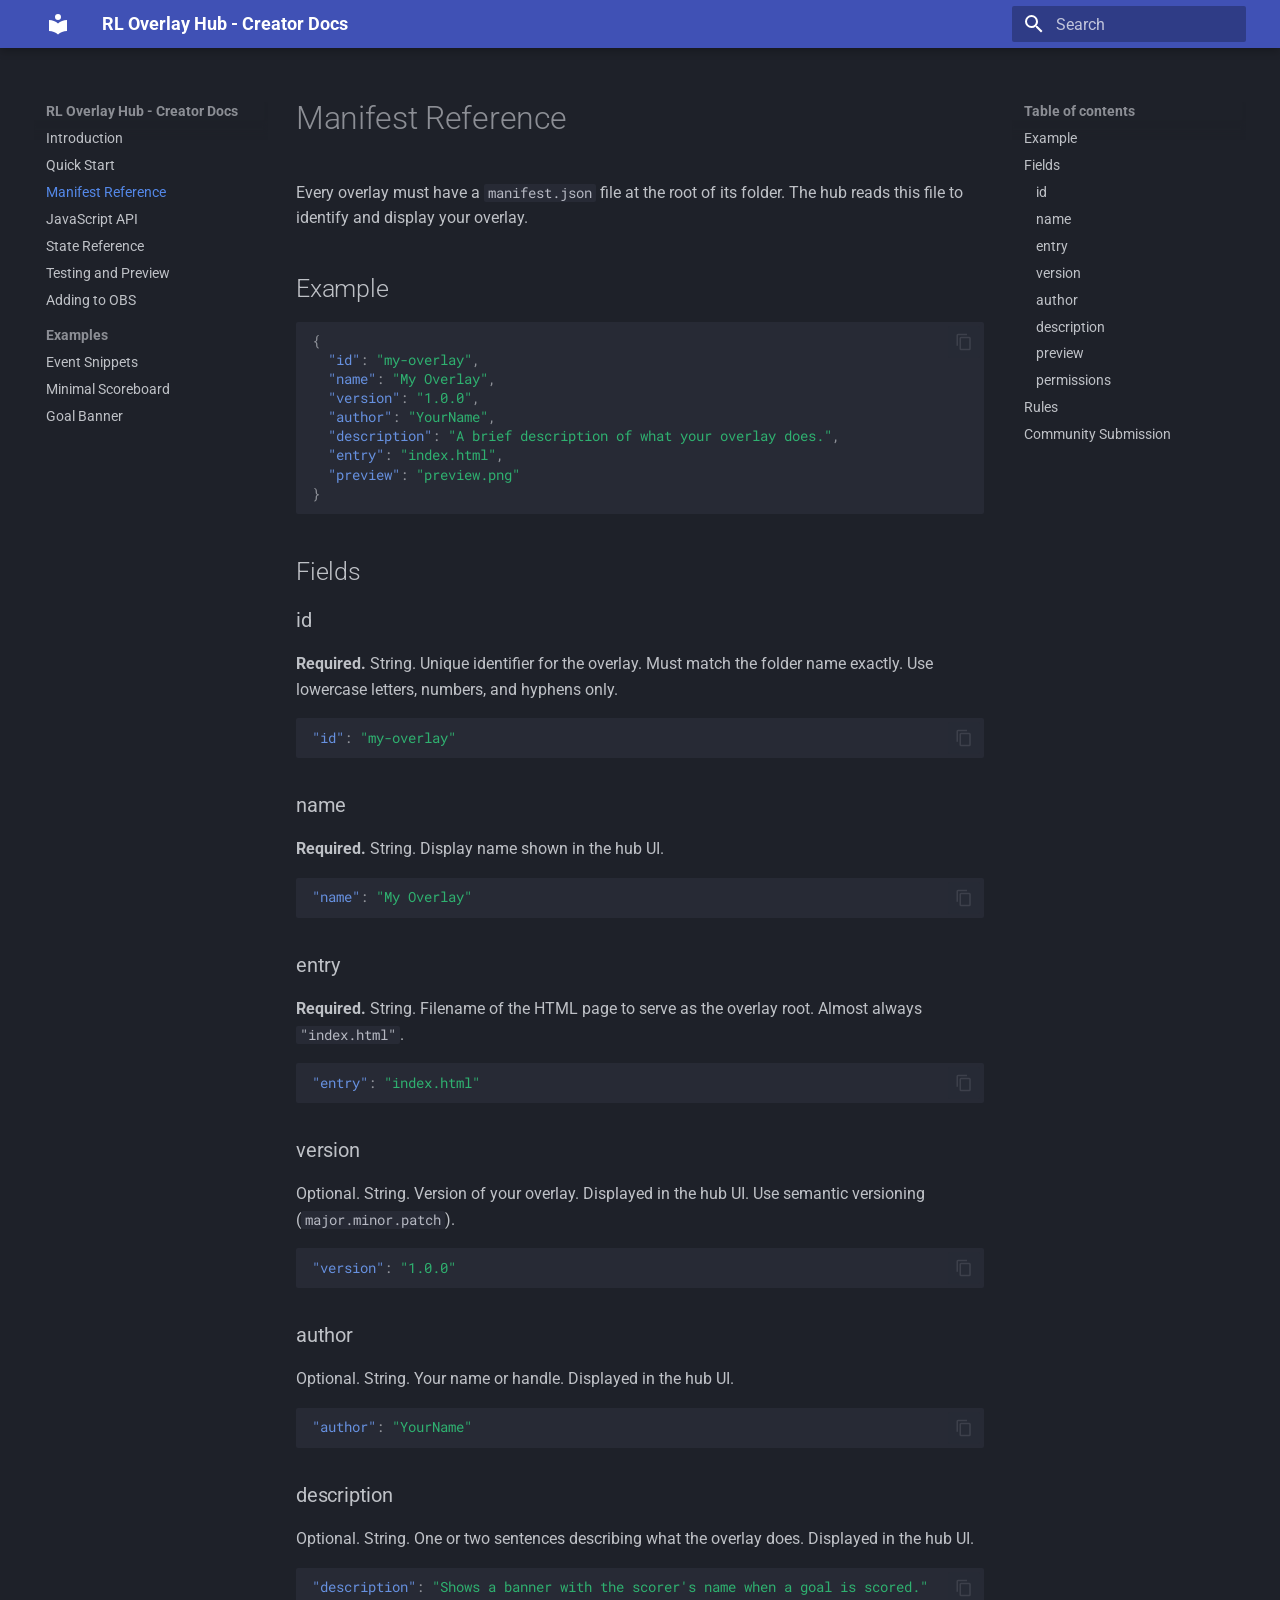
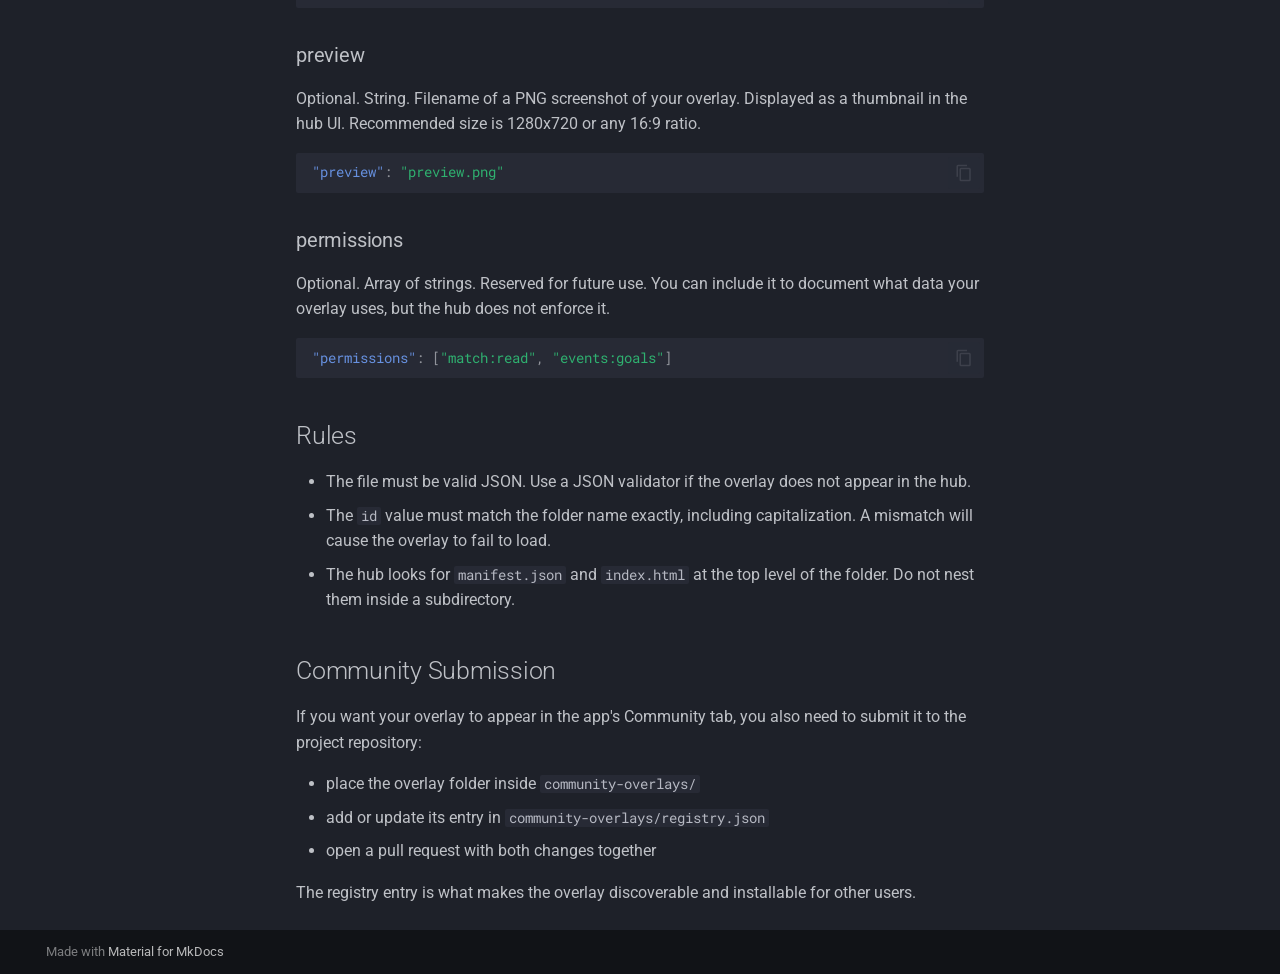
<file: manifest/index.html>
<!doctype html>
<html lang="en" class="no-js">
  <head>
    
      <meta charset="utf-8">
      <meta name="viewport" content="width=device-width,initial-scale=1">
      
        <meta name="description" content="Documentation for building custom overlays with RL Overlay Hub">
      
      
      
      
        <link rel="prev" href="../quickstart/">
      
      
        <link rel="next" href="../api/">
      
      
        
      
      
      <link rel="icon" href="../assets/images/favicon.png">
      <meta name="generator" content="mkdocs-1.6.1, mkdocs-material-9.7.6">
    
    
      
        <title>Manifest Reference - RL Overlay Hub - Creator Docs</title>
      
    
    
      <link rel="stylesheet" href="../assets/stylesheets/main.484c7ddc.min.css">
      
        
        <link rel="stylesheet" href="../assets/stylesheets/palette.ab4e12ef.min.css">
      
      


    
    
      
    
    
      
        
        
        <link rel="preconnect" href="https://fonts.gstatic.com" crossorigin>
        <link rel="stylesheet" href="https://fonts.googleapis.com/css?family=Roboto:300,300i,400,400i,700,700i%7CRoboto+Mono:400,400i,700,700i&display=fallback">
        <style>:root{--md-text-font:"Roboto";--md-code-font:"Roboto Mono"}</style>
      
    
    
    <script>__md_scope=new URL("..",location),__md_hash=e=>[...e].reduce(((e,_)=>(e<<5)-e+_.charCodeAt(0)),0),__md_get=(e,_=localStorage,t=__md_scope)=>JSON.parse(_.getItem(t.pathname+"."+e)),__md_set=(e,_,t=localStorage,a=__md_scope)=>{try{t.setItem(a.pathname+"."+e,JSON.stringify(_))}catch(e){}}</script>
    
      

    
    
  </head>
  
  
    
    
      
    
    
    
    
    <body dir="ltr" data-md-color-scheme="slate" data-md-color-primary="indigo" data-md-color-accent="indigo">
  
    
    <input class="md-toggle" data-md-toggle="drawer" type="checkbox" id="__drawer" autocomplete="off">
    <input class="md-toggle" data-md-toggle="search" type="checkbox" id="__search" autocomplete="off">
    <label class="md-overlay" for="__drawer"></label>
    <div data-md-component="skip">
      
        
        <a href="#manifest-reference" class="md-skip">
          Skip to content
        </a>
      
    </div>
    <div data-md-component="announce">
      
    </div>
    
    
      

  

<header class="md-header md-header--shadow" data-md-component="header">
  <nav class="md-header__inner md-grid" aria-label="Header">
    <a href=".." title="RL Overlay Hub - Creator Docs" class="md-header__button md-logo" aria-label="RL Overlay Hub - Creator Docs" data-md-component="logo">
      
  
  <svg xmlns="http://www.w3.org/2000/svg" viewBox="0 0 24 24"><path d="M12 8a3 3 0 0 0 3-3 3 3 0 0 0-3-3 3 3 0 0 0-3 3 3 3 0 0 0 3 3m0 3.54C9.64 9.35 6.5 8 3 8v11c3.5 0 6.64 1.35 9 3.54 2.36-2.19 5.5-3.54 9-3.54V8c-3.5 0-6.64 1.35-9 3.54"/></svg>

    </a>
    <label class="md-header__button md-icon" for="__drawer">
      
      <svg xmlns="http://www.w3.org/2000/svg" viewBox="0 0 24 24"><path d="M3 6h18v2H3zm0 5h18v2H3zm0 5h18v2H3z"/></svg>
    </label>
    <div class="md-header__title" data-md-component="header-title">
      <div class="md-header__ellipsis">
        <div class="md-header__topic">
          <span class="md-ellipsis">
            RL Overlay Hub - Creator Docs
          </span>
        </div>
        <div class="md-header__topic" data-md-component="header-topic">
          <span class="md-ellipsis">
            
              Manifest Reference
            
          </span>
        </div>
      </div>
    </div>
    
      
        <form class="md-header__option" data-md-component="palette">
  
    
    
    
    <input class="md-option" data-md-color-media="" data-md-color-scheme="slate" data-md-color-primary="indigo" data-md-color-accent="indigo"  aria-hidden="true"  type="radio" name="__palette" id="__palette_0">
    
  
</form>
      
    
    
      <script>var palette=__md_get("__palette");if(palette&&palette.color){if("(prefers-color-scheme)"===palette.color.media){var media=matchMedia("(prefers-color-scheme: light)"),input=document.querySelector(media.matches?"[data-md-color-media='(prefers-color-scheme: light)']":"[data-md-color-media='(prefers-color-scheme: dark)']");palette.color.media=input.getAttribute("data-md-color-media"),palette.color.scheme=input.getAttribute("data-md-color-scheme"),palette.color.primary=input.getAttribute("data-md-color-primary"),palette.color.accent=input.getAttribute("data-md-color-accent")}for(var[key,value]of Object.entries(palette.color))document.body.setAttribute("data-md-color-"+key,value)}</script>
    
    
    
      
      
        <label class="md-header__button md-icon" for="__search">
          
          <svg xmlns="http://www.w3.org/2000/svg" viewBox="0 0 24 24"><path d="M9.5 3A6.5 6.5 0 0 1 16 9.5c0 1.61-.59 3.09-1.56 4.23l.27.27h.79l5 5-1.5 1.5-5-5v-.79l-.27-.27A6.52 6.52 0 0 1 9.5 16 6.5 6.5 0 0 1 3 9.5 6.5 6.5 0 0 1 9.5 3m0 2C7 5 5 7 5 9.5S7 14 9.5 14 14 12 14 9.5 12 5 9.5 5"/></svg>
        </label>
        <div class="md-search" data-md-component="search" role="dialog">
  <label class="md-search__overlay" for="__search"></label>
  <div class="md-search__inner" role="search">
    <form class="md-search__form" name="search">
      <input type="text" class="md-search__input" name="query" aria-label="Search" placeholder="Search" autocapitalize="off" autocorrect="off" autocomplete="off" spellcheck="false" data-md-component="search-query" required>
      <label class="md-search__icon md-icon" for="__search">
        
        <svg xmlns="http://www.w3.org/2000/svg" viewBox="0 0 24 24"><path d="M9.5 3A6.5 6.5 0 0 1 16 9.5c0 1.61-.59 3.09-1.56 4.23l.27.27h.79l5 5-1.5 1.5-5-5v-.79l-.27-.27A6.52 6.52 0 0 1 9.5 16 6.5 6.5 0 0 1 3 9.5 6.5 6.5 0 0 1 9.5 3m0 2C7 5 5 7 5 9.5S7 14 9.5 14 14 12 14 9.5 12 5 9.5 5"/></svg>
        
        <svg xmlns="http://www.w3.org/2000/svg" viewBox="0 0 24 24"><path d="M20 11v2H8l5.5 5.5-1.42 1.42L4.16 12l7.92-7.92L13.5 5.5 8 11z"/></svg>
      </label>
      <nav class="md-search__options" aria-label="Search">
        
        <button type="reset" class="md-search__icon md-icon" title="Clear" aria-label="Clear" tabindex="-1">
          
          <svg xmlns="http://www.w3.org/2000/svg" viewBox="0 0 24 24"><path d="M19 6.41 17.59 5 12 10.59 6.41 5 5 6.41 10.59 12 5 17.59 6.41 19 12 13.41 17.59 19 19 17.59 13.41 12z"/></svg>
        </button>
      </nav>
      
    </form>
    <div class="md-search__output">
      <div class="md-search__scrollwrap" tabindex="0" data-md-scrollfix>
        <div class="md-search-result" data-md-component="search-result">
          <div class="md-search-result__meta">
            Initializing search
          </div>
          <ol class="md-search-result__list" role="presentation"></ol>
        </div>
      </div>
    </div>
  </div>
</div>
      
    
    
  </nav>
  
</header>
    
    <div class="md-container" data-md-component="container">
      
      
        
          
        
      
      <main class="md-main" data-md-component="main">
        <div class="md-main__inner md-grid">
          
            
              
              <div class="md-sidebar md-sidebar--primary" data-md-component="sidebar" data-md-type="navigation" >
                <div class="md-sidebar__scrollwrap">
                  <div class="md-sidebar__inner">
                    



<nav class="md-nav md-nav--primary" aria-label="Navigation" data-md-level="0">
  <label class="md-nav__title" for="__drawer">
    <a href=".." title="RL Overlay Hub - Creator Docs" class="md-nav__button md-logo" aria-label="RL Overlay Hub - Creator Docs" data-md-component="logo">
      
  
  <svg xmlns="http://www.w3.org/2000/svg" viewBox="0 0 24 24"><path d="M12 8a3 3 0 0 0 3-3 3 3 0 0 0-3-3 3 3 0 0 0-3 3 3 3 0 0 0 3 3m0 3.54C9.64 9.35 6.5 8 3 8v11c3.5 0 6.64 1.35 9 3.54 2.36-2.19 5.5-3.54 9-3.54V8c-3.5 0-6.64 1.35-9 3.54"/></svg>

    </a>
    RL Overlay Hub - Creator Docs
  </label>
  
  <ul class="md-nav__list" data-md-scrollfix>
    
      
      
  
  
  
  
    <li class="md-nav__item">
      <a href=".." class="md-nav__link">
        
  
  
  <span class="md-ellipsis">
    
  
    Introduction
  

    
  </span>
  
  

      </a>
    </li>
  

    
      
      
  
  
  
  
    <li class="md-nav__item">
      <a href="../quickstart/" class="md-nav__link">
        
  
  
  <span class="md-ellipsis">
    
  
    Quick Start
  

    
  </span>
  
  

      </a>
    </li>
  

    
      
      
  
  
    
  
  
  
    <li class="md-nav__item md-nav__item--active">
      
      <input class="md-nav__toggle md-toggle" type="checkbox" id="__toc">
      
      
        
      
      
        <label class="md-nav__link md-nav__link--active" for="__toc">
          
  
  
  <span class="md-ellipsis">
    
  
    Manifest Reference
  

    
  </span>
  
  

          <span class="md-nav__icon md-icon"></span>
        </label>
      
      <a href="./" class="md-nav__link md-nav__link--active">
        
  
  
  <span class="md-ellipsis">
    
  
    Manifest Reference
  

    
  </span>
  
  

      </a>
      
        

<nav class="md-nav md-nav--secondary" aria-label="Table of contents">
  
  
  
    
  
  
    <label class="md-nav__title" for="__toc">
      <span class="md-nav__icon md-icon"></span>
      Table of contents
    </label>
    <ul class="md-nav__list" data-md-component="toc" data-md-scrollfix>
      
        <li class="md-nav__item">
  <a href="#example" class="md-nav__link">
    <span class="md-ellipsis">
      
        Example
      
    </span>
  </a>
  
</li>
      
        <li class="md-nav__item">
  <a href="#fields" class="md-nav__link">
    <span class="md-ellipsis">
      
        Fields
      
    </span>
  </a>
  
    <nav class="md-nav" aria-label="Fields">
      <ul class="md-nav__list">
        
          <li class="md-nav__item">
  <a href="#id" class="md-nav__link">
    <span class="md-ellipsis">
      
        id
      
    </span>
  </a>
  
</li>
        
          <li class="md-nav__item">
  <a href="#name" class="md-nav__link">
    <span class="md-ellipsis">
      
        name
      
    </span>
  </a>
  
</li>
        
          <li class="md-nav__item">
  <a href="#entry" class="md-nav__link">
    <span class="md-ellipsis">
      
        entry
      
    </span>
  </a>
  
</li>
        
          <li class="md-nav__item">
  <a href="#version" class="md-nav__link">
    <span class="md-ellipsis">
      
        version
      
    </span>
  </a>
  
</li>
        
          <li class="md-nav__item">
  <a href="#author" class="md-nav__link">
    <span class="md-ellipsis">
      
        author
      
    </span>
  </a>
  
</li>
        
          <li class="md-nav__item">
  <a href="#description" class="md-nav__link">
    <span class="md-ellipsis">
      
        description
      
    </span>
  </a>
  
</li>
        
          <li class="md-nav__item">
  <a href="#preview" class="md-nav__link">
    <span class="md-ellipsis">
      
        preview
      
    </span>
  </a>
  
</li>
        
          <li class="md-nav__item">
  <a href="#permissions" class="md-nav__link">
    <span class="md-ellipsis">
      
        permissions
      
    </span>
  </a>
  
</li>
        
      </ul>
    </nav>
  
</li>
      
        <li class="md-nav__item">
  <a href="#rules" class="md-nav__link">
    <span class="md-ellipsis">
      
        Rules
      
    </span>
  </a>
  
</li>
      
        <li class="md-nav__item">
  <a href="#community-submission" class="md-nav__link">
    <span class="md-ellipsis">
      
        Community Submission
      
    </span>
  </a>
  
</li>
      
    </ul>
  
</nav>
      
    </li>
  

    
      
      
  
  
  
  
    <li class="md-nav__item">
      <a href="../api/" class="md-nav__link">
        
  
  
  <span class="md-ellipsis">
    
  
    JavaScript API
  

    
  </span>
  
  

      </a>
    </li>
  

    
      
      
  
  
  
  
    <li class="md-nav__item">
      <a href="../state/" class="md-nav__link">
        
  
  
  <span class="md-ellipsis">
    
  
    State Reference
  

    
  </span>
  
  

      </a>
    </li>
  

    
      
      
  
  
  
  
    <li class="md-nav__item">
      <a href="../testing/" class="md-nav__link">
        
  
  
  <span class="md-ellipsis">
    
  
    Testing and Preview
  

    
  </span>
  
  

      </a>
    </li>
  

    
      
      
  
  
  
  
    <li class="md-nav__item">
      <a href="../obs/" class="md-nav__link">
        
  
  
  <span class="md-ellipsis">
    
  
    Adding to OBS
  

    
  </span>
  
  

      </a>
    </li>
  

    
      
      
  
  
  
  
    
    
    
    
      
        
        
      
    
    
    <li class="md-nav__item md-nav__item--section md-nav__item--nested">
      
        
        
          
        
        <input class="md-nav__toggle md-toggle md-toggle--indeterminate" type="checkbox" id="__nav_8" >
        
          
          <label class="md-nav__link" for="__nav_8" id="__nav_8_label" tabindex="">
            
  
  
  <span class="md-ellipsis">
    
  
    Examples
  

    
  </span>
  
  

            <span class="md-nav__icon md-icon"></span>
          </label>
        
        <nav class="md-nav" data-md-level="1" aria-labelledby="__nav_8_label" aria-expanded="false">
          <label class="md-nav__title" for="__nav_8">
            <span class="md-nav__icon md-icon"></span>
            
  
    Examples
  

          </label>
          <ul class="md-nav__list" data-md-scrollfix>
            
              
                
  
  
  
  
    <li class="md-nav__item">
      <a href="../examples/event-snippets/" class="md-nav__link">
        
  
  
  <span class="md-ellipsis">
    
  
    Event Snippets
  

    
  </span>
  
  

      </a>
    </li>
  

              
            
              
                
  
  
  
  
    <li class="md-nav__item">
      <a href="../examples/scoreboard/" class="md-nav__link">
        
  
  
  <span class="md-ellipsis">
    
  
    Minimal Scoreboard
  

    
  </span>
  
  

      </a>
    </li>
  

              
            
              
                
  
  
  
  
    <li class="md-nav__item">
      <a href="../examples/goal-banner/" class="md-nav__link">
        
  
  
  <span class="md-ellipsis">
    
  
    Goal Banner
  

    
  </span>
  
  

      </a>
    </li>
  

              
            
          </ul>
        </nav>
      
    </li>
  

    
  </ul>
</nav>
                  </div>
                </div>
              </div>
            
            
              
              <div class="md-sidebar md-sidebar--secondary" data-md-component="sidebar" data-md-type="toc" >
                <div class="md-sidebar__scrollwrap">
                  <div class="md-sidebar__inner">
                    

<nav class="md-nav md-nav--secondary" aria-label="Table of contents">
  
  
  
    
  
  
    <label class="md-nav__title" for="__toc">
      <span class="md-nav__icon md-icon"></span>
      Table of contents
    </label>
    <ul class="md-nav__list" data-md-component="toc" data-md-scrollfix>
      
        <li class="md-nav__item">
  <a href="#example" class="md-nav__link">
    <span class="md-ellipsis">
      
        Example
      
    </span>
  </a>
  
</li>
      
        <li class="md-nav__item">
  <a href="#fields" class="md-nav__link">
    <span class="md-ellipsis">
      
        Fields
      
    </span>
  </a>
  
    <nav class="md-nav" aria-label="Fields">
      <ul class="md-nav__list">
        
          <li class="md-nav__item">
  <a href="#id" class="md-nav__link">
    <span class="md-ellipsis">
      
        id
      
    </span>
  </a>
  
</li>
        
          <li class="md-nav__item">
  <a href="#name" class="md-nav__link">
    <span class="md-ellipsis">
      
        name
      
    </span>
  </a>
  
</li>
        
          <li class="md-nav__item">
  <a href="#entry" class="md-nav__link">
    <span class="md-ellipsis">
      
        entry
      
    </span>
  </a>
  
</li>
        
          <li class="md-nav__item">
  <a href="#version" class="md-nav__link">
    <span class="md-ellipsis">
      
        version
      
    </span>
  </a>
  
</li>
        
          <li class="md-nav__item">
  <a href="#author" class="md-nav__link">
    <span class="md-ellipsis">
      
        author
      
    </span>
  </a>
  
</li>
        
          <li class="md-nav__item">
  <a href="#description" class="md-nav__link">
    <span class="md-ellipsis">
      
        description
      
    </span>
  </a>
  
</li>
        
          <li class="md-nav__item">
  <a href="#preview" class="md-nav__link">
    <span class="md-ellipsis">
      
        preview
      
    </span>
  </a>
  
</li>
        
          <li class="md-nav__item">
  <a href="#permissions" class="md-nav__link">
    <span class="md-ellipsis">
      
        permissions
      
    </span>
  </a>
  
</li>
        
      </ul>
    </nav>
  
</li>
      
        <li class="md-nav__item">
  <a href="#rules" class="md-nav__link">
    <span class="md-ellipsis">
      
        Rules
      
    </span>
  </a>
  
</li>
      
        <li class="md-nav__item">
  <a href="#community-submission" class="md-nav__link">
    <span class="md-ellipsis">
      
        Community Submission
      
    </span>
  </a>
  
</li>
      
    </ul>
  
</nav>
                  </div>
                </div>
              </div>
            
          
          
            <div class="md-content" data-md-component="content">
              
              <article class="md-content__inner md-typeset">
                
                  



<h1 id="manifest-reference">Manifest Reference<a class="headerlink" href="#manifest-reference" title="Permanent link">&para;</a></h1>
<p>Every overlay must have a <code>manifest.json</code> file at the root of its folder. The hub reads this file to identify and display your overlay.</p>
<h2 id="example">Example<a class="headerlink" href="#example" title="Permanent link">&para;</a></h2>
<div class="highlight"><pre><span></span><code><a id="__codelineno-0-1" name="__codelineno-0-1" href="#__codelineno-0-1"></a><span class="p">{</span>
<a id="__codelineno-0-2" name="__codelineno-0-2" href="#__codelineno-0-2"></a><span class="w">  </span><span class="nt">&quot;id&quot;</span><span class="p">:</span><span class="w"> </span><span class="s2">&quot;my-overlay&quot;</span><span class="p">,</span>
<a id="__codelineno-0-3" name="__codelineno-0-3" href="#__codelineno-0-3"></a><span class="w">  </span><span class="nt">&quot;name&quot;</span><span class="p">:</span><span class="w"> </span><span class="s2">&quot;My Overlay&quot;</span><span class="p">,</span>
<a id="__codelineno-0-4" name="__codelineno-0-4" href="#__codelineno-0-4"></a><span class="w">  </span><span class="nt">&quot;version&quot;</span><span class="p">:</span><span class="w"> </span><span class="s2">&quot;1.0.0&quot;</span><span class="p">,</span>
<a id="__codelineno-0-5" name="__codelineno-0-5" href="#__codelineno-0-5"></a><span class="w">  </span><span class="nt">&quot;author&quot;</span><span class="p">:</span><span class="w"> </span><span class="s2">&quot;YourName&quot;</span><span class="p">,</span>
<a id="__codelineno-0-6" name="__codelineno-0-6" href="#__codelineno-0-6"></a><span class="w">  </span><span class="nt">&quot;description&quot;</span><span class="p">:</span><span class="w"> </span><span class="s2">&quot;A brief description of what your overlay does.&quot;</span><span class="p">,</span>
<a id="__codelineno-0-7" name="__codelineno-0-7" href="#__codelineno-0-7"></a><span class="w">  </span><span class="nt">&quot;entry&quot;</span><span class="p">:</span><span class="w"> </span><span class="s2">&quot;index.html&quot;</span><span class="p">,</span>
<a id="__codelineno-0-8" name="__codelineno-0-8" href="#__codelineno-0-8"></a><span class="w">  </span><span class="nt">&quot;preview&quot;</span><span class="p">:</span><span class="w"> </span><span class="s2">&quot;preview.png&quot;</span>
<a id="__codelineno-0-9" name="__codelineno-0-9" href="#__codelineno-0-9"></a><span class="p">}</span>
</code></pre></div>
<h2 id="fields">Fields<a class="headerlink" href="#fields" title="Permanent link">&para;</a></h2>
<h3 id="id">id<a class="headerlink" href="#id" title="Permanent link">&para;</a></h3>
<p><strong>Required.</strong> String. Unique identifier for the overlay. Must match the folder name exactly. Use lowercase letters, numbers, and hyphens only.</p>
<div class="highlight"><pre><span></span><code><a id="__codelineno-1-1" name="__codelineno-1-1" href="#__codelineno-1-1"></a><span class="nt">&quot;id&quot;</span><span class="p">:</span><span class="w"> </span><span class="s2">&quot;my-overlay&quot;</span>
</code></pre></div>
<h3 id="name">name<a class="headerlink" href="#name" title="Permanent link">&para;</a></h3>
<p><strong>Required.</strong> String. Display name shown in the hub UI.</p>
<div class="highlight"><pre><span></span><code><a id="__codelineno-2-1" name="__codelineno-2-1" href="#__codelineno-2-1"></a><span class="nt">&quot;name&quot;</span><span class="p">:</span><span class="w"> </span><span class="s2">&quot;My Overlay&quot;</span>
</code></pre></div>
<h3 id="entry">entry<a class="headerlink" href="#entry" title="Permanent link">&para;</a></h3>
<p><strong>Required.</strong> String. Filename of the HTML page to serve as the overlay root. Almost always <code>"index.html"</code>.</p>
<div class="highlight"><pre><span></span><code><a id="__codelineno-3-1" name="__codelineno-3-1" href="#__codelineno-3-1"></a><span class="nt">&quot;entry&quot;</span><span class="p">:</span><span class="w"> </span><span class="s2">&quot;index.html&quot;</span>
</code></pre></div>
<h3 id="version">version<a class="headerlink" href="#version" title="Permanent link">&para;</a></h3>
<p>Optional. String. Version of your overlay. Displayed in the hub UI. Use semantic versioning (<code>major.minor.patch</code>).</p>
<div class="highlight"><pre><span></span><code><a id="__codelineno-4-1" name="__codelineno-4-1" href="#__codelineno-4-1"></a><span class="nt">&quot;version&quot;</span><span class="p">:</span><span class="w"> </span><span class="s2">&quot;1.0.0&quot;</span>
</code></pre></div>
<h3 id="author">author<a class="headerlink" href="#author" title="Permanent link">&para;</a></h3>
<p>Optional. String. Your name or handle. Displayed in the hub UI.</p>
<div class="highlight"><pre><span></span><code><a id="__codelineno-5-1" name="__codelineno-5-1" href="#__codelineno-5-1"></a><span class="nt">&quot;author&quot;</span><span class="p">:</span><span class="w"> </span><span class="s2">&quot;YourName&quot;</span>
</code></pre></div>
<h3 id="description">description<a class="headerlink" href="#description" title="Permanent link">&para;</a></h3>
<p>Optional. String. One or two sentences describing what the overlay does. Displayed in the hub UI.</p>
<div class="highlight"><pre><span></span><code><a id="__codelineno-6-1" name="__codelineno-6-1" href="#__codelineno-6-1"></a><span class="nt">&quot;description&quot;</span><span class="p">:</span><span class="w"> </span><span class="s2">&quot;Shows a banner with the scorer&#39;s name when a goal is scored.&quot;</span>
</code></pre></div>
<h3 id="preview">preview<a class="headerlink" href="#preview" title="Permanent link">&para;</a></h3>
<p>Optional. String. Filename of a PNG screenshot of your overlay. Displayed as a thumbnail in the hub UI. Recommended size is 1280x720 or any 16:9 ratio.</p>
<div class="highlight"><pre><span></span><code><a id="__codelineno-7-1" name="__codelineno-7-1" href="#__codelineno-7-1"></a><span class="nt">&quot;preview&quot;</span><span class="p">:</span><span class="w"> </span><span class="s2">&quot;preview.png&quot;</span>
</code></pre></div>
<h3 id="permissions">permissions<a class="headerlink" href="#permissions" title="Permanent link">&para;</a></h3>
<p>Optional. Array of strings. Reserved for future use. You can include it to document what data your overlay uses, but the hub does not enforce it.</p>
<div class="highlight"><pre><span></span><code><a id="__codelineno-8-1" name="__codelineno-8-1" href="#__codelineno-8-1"></a><span class="nt">&quot;permissions&quot;</span><span class="p">:</span><span class="w"> </span><span class="p">[</span><span class="s2">&quot;match:read&quot;</span><span class="p">,</span><span class="w"> </span><span class="s2">&quot;events:goals&quot;</span><span class="p">]</span>
</code></pre></div>
<h2 id="rules">Rules<a class="headerlink" href="#rules" title="Permanent link">&para;</a></h2>
<ul>
<li>The file must be valid JSON. Use a JSON validator if the overlay does not appear in the hub.</li>
<li>The <code>id</code> value must match the folder name exactly, including capitalization. A mismatch will cause the overlay to fail to load.</li>
<li>The hub looks for <code>manifest.json</code> and <code>index.html</code> at the top level of the folder. Do not nest them inside a subdirectory.</li>
</ul>
<h2 id="community-submission">Community Submission<a class="headerlink" href="#community-submission" title="Permanent link">&para;</a></h2>
<p>If you want your overlay to appear in the app's Community tab, you also need to submit it to the project repository:</p>
<ul>
<li>place the overlay folder inside <code>community-overlays/</code></li>
<li>add or update its entry in <code>community-overlays/registry.json</code></li>
<li>open a pull request with both changes together</li>
</ul>
<p>The registry entry is what makes the overlay discoverable and installable for other users.</p>












                
              </article>
            </div>
          
          
<script>var target=document.getElementById(location.hash.slice(1));target&&target.name&&(target.checked=target.name.startsWith("__tabbed_"))</script>
        </div>
        
          <button type="button" class="md-top md-icon" data-md-component="top" hidden>
  
  <svg xmlns="http://www.w3.org/2000/svg" viewBox="0 0 24 24"><path d="M13 20h-2V8l-5.5 5.5-1.42-1.42L12 4.16l7.92 7.92-1.42 1.42L13 8z"/></svg>
  Back to top
</button>
        
      </main>
      
        <footer class="md-footer">
  
  <div class="md-footer-meta md-typeset">
    <div class="md-footer-meta__inner md-grid">
      <div class="md-copyright">
  
  
    Made with
    <a href="https://squidfunk.github.io/mkdocs-material/" target="_blank" rel="noopener">
      Material for MkDocs
    </a>
  
</div>
      
    </div>
  </div>
</footer>
      
    </div>
    <div class="md-dialog" data-md-component="dialog">
      <div class="md-dialog__inner md-typeset"></div>
    </div>
    
    
    
      
      
      <script id="__config" type="application/json">{"annotate": null, "base": "..", "features": ["navigation.sections", "navigation.expand", "navigation.top", "content.code.copy", "toc.follow"], "search": "../assets/javascripts/workers/search.2c215733.min.js", "tags": null, "translations": {"clipboard.copied": "Copied to clipboard", "clipboard.copy": "Copy to clipboard", "search.result.more.one": "1 more on this page", "search.result.more.other": "# more on this page", "search.result.none": "No matching documents", "search.result.one": "1 matching document", "search.result.other": "# matching documents", "search.result.placeholder": "Type to start searching", "search.result.term.missing": "Missing", "select.version": "Select version"}, "version": null}</script>
    
    
      <script src="../assets/javascripts/bundle.79ae519e.min.js"></script>
      
    
  </body>
</html>
</file>
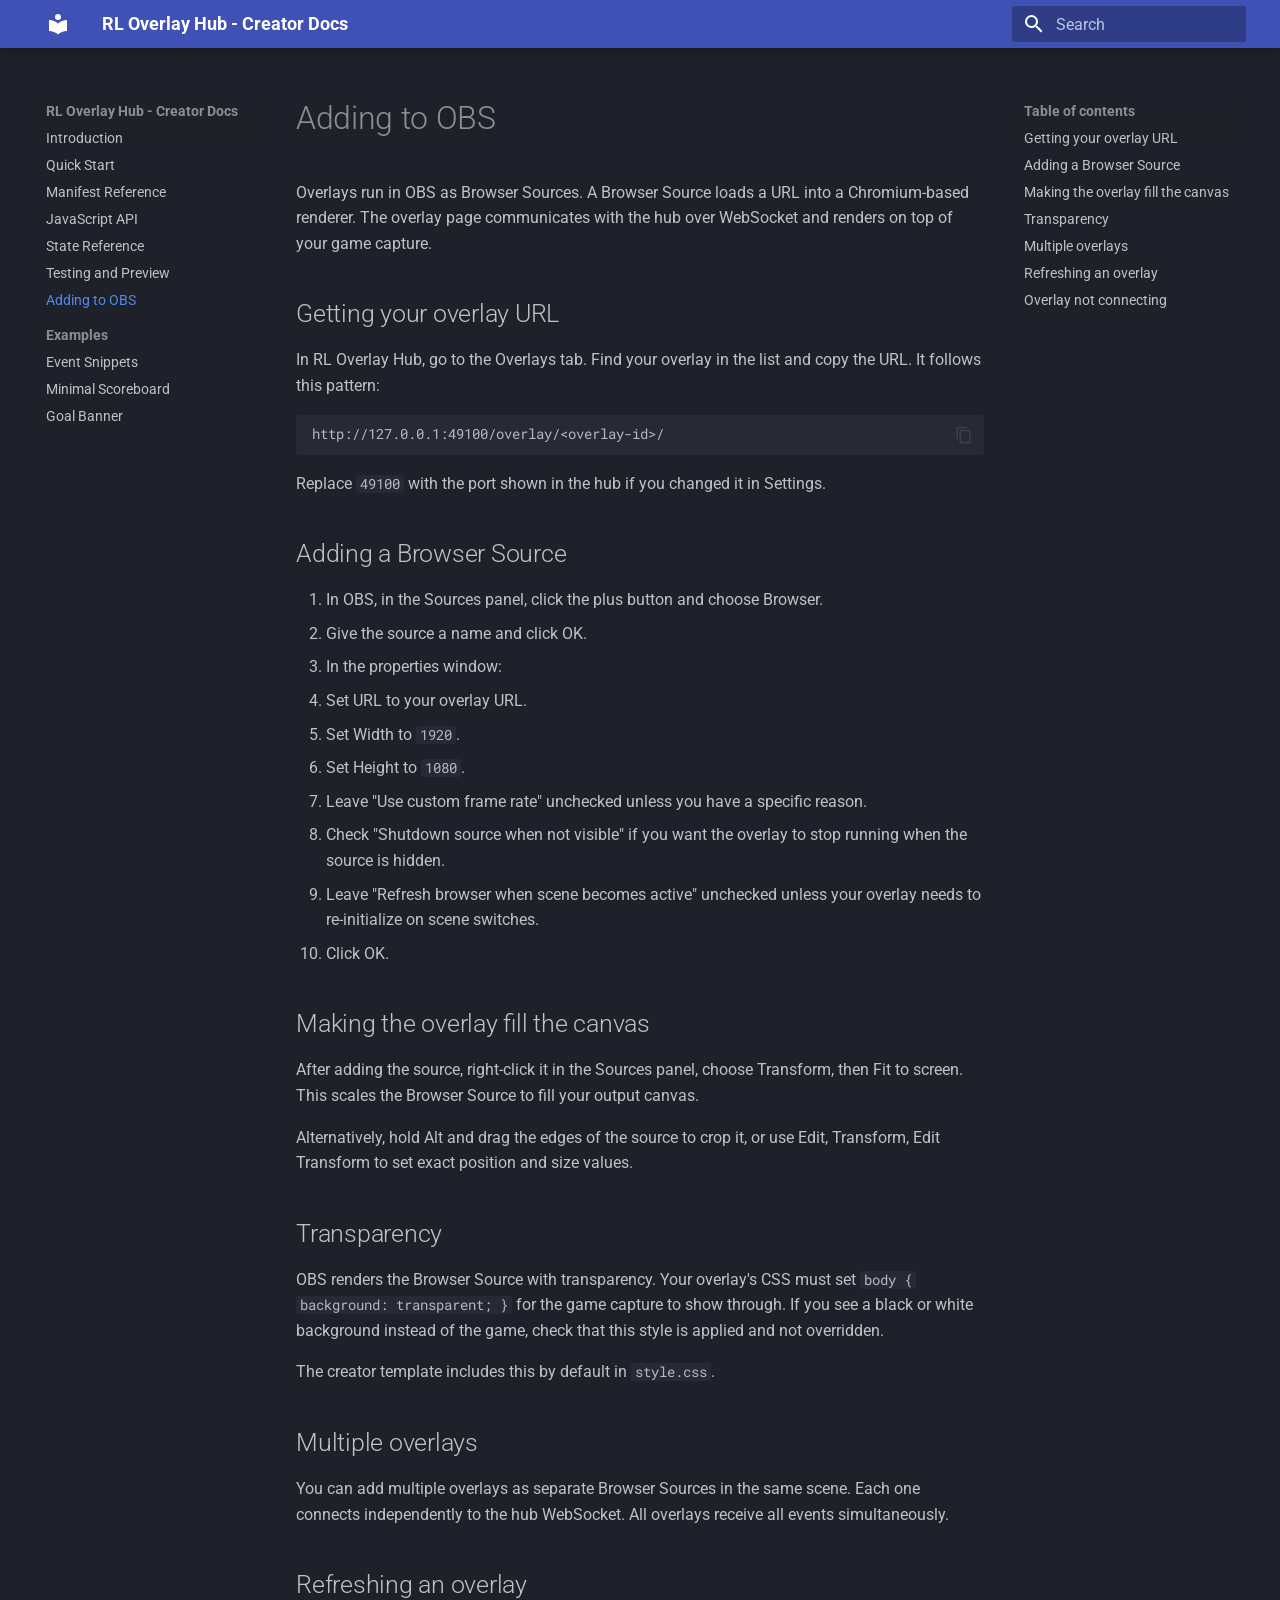
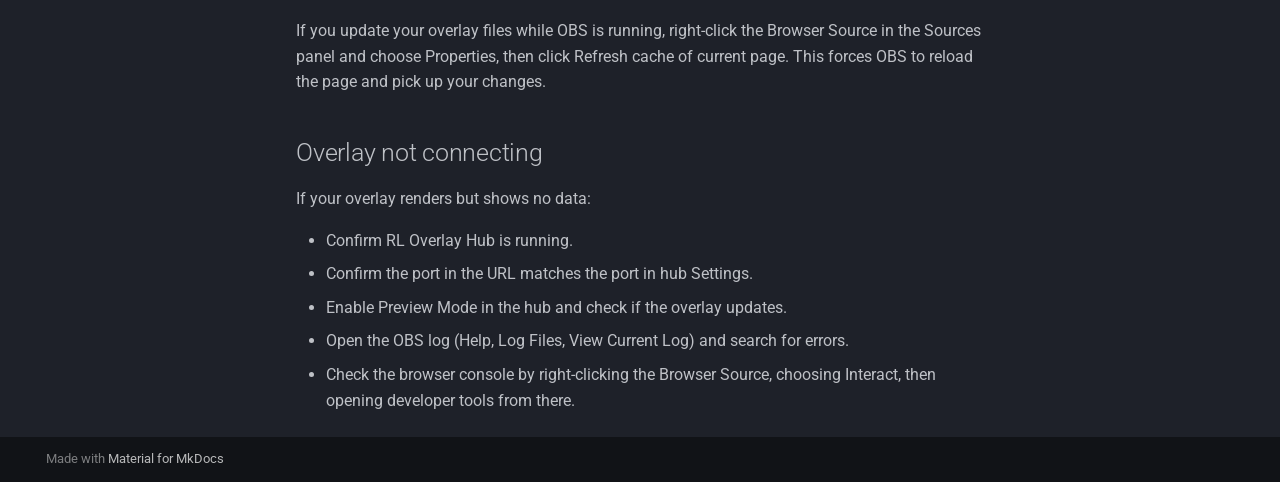
<file: obs/index.html>
<!doctype html>
<html lang="en" class="no-js">
  <head>
    
      <meta charset="utf-8">
      <meta name="viewport" content="width=device-width,initial-scale=1">
      
        <meta name="description" content="Documentation for building custom overlays with RL Overlay Hub">
      
      
      
      
        <link rel="prev" href="../testing/">
      
      
        <link rel="next" href="../examples/event-snippets/">
      
      
        
      
      
      <link rel="icon" href="../assets/images/favicon.png">
      <meta name="generator" content="mkdocs-1.6.1, mkdocs-material-9.7.6">
    
    
      
        <title>Adding to OBS - RL Overlay Hub - Creator Docs</title>
      
    
    
      <link rel="stylesheet" href="../assets/stylesheets/main.484c7ddc.min.css">
      
        
        <link rel="stylesheet" href="../assets/stylesheets/palette.ab4e12ef.min.css">
      
      


    
    
      
    
    
      
        
        
        <link rel="preconnect" href="https://fonts.gstatic.com" crossorigin>
        <link rel="stylesheet" href="https://fonts.googleapis.com/css?family=Roboto:300,300i,400,400i,700,700i%7CRoboto+Mono:400,400i,700,700i&display=fallback">
        <style>:root{--md-text-font:"Roboto";--md-code-font:"Roboto Mono"}</style>
      
    
    
    <script>__md_scope=new URL("..",location),__md_hash=e=>[...e].reduce(((e,_)=>(e<<5)-e+_.charCodeAt(0)),0),__md_get=(e,_=localStorage,t=__md_scope)=>JSON.parse(_.getItem(t.pathname+"."+e)),__md_set=(e,_,t=localStorage,a=__md_scope)=>{try{t.setItem(a.pathname+"."+e,JSON.stringify(_))}catch(e){}}</script>
    
      

    
    
  </head>
  
  
    
    
      
    
    
    
    
    <body dir="ltr" data-md-color-scheme="slate" data-md-color-primary="indigo" data-md-color-accent="indigo">
  
    
    <input class="md-toggle" data-md-toggle="drawer" type="checkbox" id="__drawer" autocomplete="off">
    <input class="md-toggle" data-md-toggle="search" type="checkbox" id="__search" autocomplete="off">
    <label class="md-overlay" for="__drawer"></label>
    <div data-md-component="skip">
      
        
        <a href="#adding-to-obs" class="md-skip">
          Skip to content
        </a>
      
    </div>
    <div data-md-component="announce">
      
    </div>
    
    
      

  

<header class="md-header md-header--shadow" data-md-component="header">
  <nav class="md-header__inner md-grid" aria-label="Header">
    <a href=".." title="RL Overlay Hub - Creator Docs" class="md-header__button md-logo" aria-label="RL Overlay Hub - Creator Docs" data-md-component="logo">
      
  
  <svg xmlns="http://www.w3.org/2000/svg" viewBox="0 0 24 24"><path d="M12 8a3 3 0 0 0 3-3 3 3 0 0 0-3-3 3 3 0 0 0-3 3 3 3 0 0 0 3 3m0 3.54C9.64 9.35 6.5 8 3 8v11c3.5 0 6.64 1.35 9 3.54 2.36-2.19 5.5-3.54 9-3.54V8c-3.5 0-6.64 1.35-9 3.54"/></svg>

    </a>
    <label class="md-header__button md-icon" for="__drawer">
      
      <svg xmlns="http://www.w3.org/2000/svg" viewBox="0 0 24 24"><path d="M3 6h18v2H3zm0 5h18v2H3zm0 5h18v2H3z"/></svg>
    </label>
    <div class="md-header__title" data-md-component="header-title">
      <div class="md-header__ellipsis">
        <div class="md-header__topic">
          <span class="md-ellipsis">
            RL Overlay Hub - Creator Docs
          </span>
        </div>
        <div class="md-header__topic" data-md-component="header-topic">
          <span class="md-ellipsis">
            
              Adding to OBS
            
          </span>
        </div>
      </div>
    </div>
    
      
        <form class="md-header__option" data-md-component="palette">
  
    
    
    
    <input class="md-option" data-md-color-media="" data-md-color-scheme="slate" data-md-color-primary="indigo" data-md-color-accent="indigo"  aria-hidden="true"  type="radio" name="__palette" id="__palette_0">
    
  
</form>
      
    
    
      <script>var palette=__md_get("__palette");if(palette&&palette.color){if("(prefers-color-scheme)"===palette.color.media){var media=matchMedia("(prefers-color-scheme: light)"),input=document.querySelector(media.matches?"[data-md-color-media='(prefers-color-scheme: light)']":"[data-md-color-media='(prefers-color-scheme: dark)']");palette.color.media=input.getAttribute("data-md-color-media"),palette.color.scheme=input.getAttribute("data-md-color-scheme"),palette.color.primary=input.getAttribute("data-md-color-primary"),palette.color.accent=input.getAttribute("data-md-color-accent")}for(var[key,value]of Object.entries(palette.color))document.body.setAttribute("data-md-color-"+key,value)}</script>
    
    
    
      
      
        <label class="md-header__button md-icon" for="__search">
          
          <svg xmlns="http://www.w3.org/2000/svg" viewBox="0 0 24 24"><path d="M9.5 3A6.5 6.5 0 0 1 16 9.5c0 1.61-.59 3.09-1.56 4.23l.27.27h.79l5 5-1.5 1.5-5-5v-.79l-.27-.27A6.52 6.52 0 0 1 9.5 16 6.5 6.5 0 0 1 3 9.5 6.5 6.5 0 0 1 9.5 3m0 2C7 5 5 7 5 9.5S7 14 9.5 14 14 12 14 9.5 12 5 9.5 5"/></svg>
        </label>
        <div class="md-search" data-md-component="search" role="dialog">
  <label class="md-search__overlay" for="__search"></label>
  <div class="md-search__inner" role="search">
    <form class="md-search__form" name="search">
      <input type="text" class="md-search__input" name="query" aria-label="Search" placeholder="Search" autocapitalize="off" autocorrect="off" autocomplete="off" spellcheck="false" data-md-component="search-query" required>
      <label class="md-search__icon md-icon" for="__search">
        
        <svg xmlns="http://www.w3.org/2000/svg" viewBox="0 0 24 24"><path d="M9.5 3A6.5 6.5 0 0 1 16 9.5c0 1.61-.59 3.09-1.56 4.23l.27.27h.79l5 5-1.5 1.5-5-5v-.79l-.27-.27A6.52 6.52 0 0 1 9.5 16 6.5 6.5 0 0 1 3 9.5 6.5 6.5 0 0 1 9.5 3m0 2C7 5 5 7 5 9.5S7 14 9.5 14 14 12 14 9.5 12 5 9.5 5"/></svg>
        
        <svg xmlns="http://www.w3.org/2000/svg" viewBox="0 0 24 24"><path d="M20 11v2H8l5.5 5.5-1.42 1.42L4.16 12l7.92-7.92L13.5 5.5 8 11z"/></svg>
      </label>
      <nav class="md-search__options" aria-label="Search">
        
        <button type="reset" class="md-search__icon md-icon" title="Clear" aria-label="Clear" tabindex="-1">
          
          <svg xmlns="http://www.w3.org/2000/svg" viewBox="0 0 24 24"><path d="M19 6.41 17.59 5 12 10.59 6.41 5 5 6.41 10.59 12 5 17.59 6.41 19 12 13.41 17.59 19 19 17.59 13.41 12z"/></svg>
        </button>
      </nav>
      
    </form>
    <div class="md-search__output">
      <div class="md-search__scrollwrap" tabindex="0" data-md-scrollfix>
        <div class="md-search-result" data-md-component="search-result">
          <div class="md-search-result__meta">
            Initializing search
          </div>
          <ol class="md-search-result__list" role="presentation"></ol>
        </div>
      </div>
    </div>
  </div>
</div>
      
    
    
  </nav>
  
</header>
    
    <div class="md-container" data-md-component="container">
      
      
        
          
        
      
      <main class="md-main" data-md-component="main">
        <div class="md-main__inner md-grid">
          
            
              
              <div class="md-sidebar md-sidebar--primary" data-md-component="sidebar" data-md-type="navigation" >
                <div class="md-sidebar__scrollwrap">
                  <div class="md-sidebar__inner">
                    



<nav class="md-nav md-nav--primary" aria-label="Navigation" data-md-level="0">
  <label class="md-nav__title" for="__drawer">
    <a href=".." title="RL Overlay Hub - Creator Docs" class="md-nav__button md-logo" aria-label="RL Overlay Hub - Creator Docs" data-md-component="logo">
      
  
  <svg xmlns="http://www.w3.org/2000/svg" viewBox="0 0 24 24"><path d="M12 8a3 3 0 0 0 3-3 3 3 0 0 0-3-3 3 3 0 0 0-3 3 3 3 0 0 0 3 3m0 3.54C9.64 9.35 6.5 8 3 8v11c3.5 0 6.64 1.35 9 3.54 2.36-2.19 5.5-3.54 9-3.54V8c-3.5 0-6.64 1.35-9 3.54"/></svg>

    </a>
    RL Overlay Hub - Creator Docs
  </label>
  
  <ul class="md-nav__list" data-md-scrollfix>
    
      
      
  
  
  
  
    <li class="md-nav__item">
      <a href=".." class="md-nav__link">
        
  
  
  <span class="md-ellipsis">
    
  
    Introduction
  

    
  </span>
  
  

      </a>
    </li>
  

    
      
      
  
  
  
  
    <li class="md-nav__item">
      <a href="../quickstart/" class="md-nav__link">
        
  
  
  <span class="md-ellipsis">
    
  
    Quick Start
  

    
  </span>
  
  

      </a>
    </li>
  

    
      
      
  
  
  
  
    <li class="md-nav__item">
      <a href="../manifest/" class="md-nav__link">
        
  
  
  <span class="md-ellipsis">
    
  
    Manifest Reference
  

    
  </span>
  
  

      </a>
    </li>
  

    
      
      
  
  
  
  
    <li class="md-nav__item">
      <a href="../api/" class="md-nav__link">
        
  
  
  <span class="md-ellipsis">
    
  
    JavaScript API
  

    
  </span>
  
  

      </a>
    </li>
  

    
      
      
  
  
  
  
    <li class="md-nav__item">
      <a href="../state/" class="md-nav__link">
        
  
  
  <span class="md-ellipsis">
    
  
    State Reference
  

    
  </span>
  
  

      </a>
    </li>
  

    
      
      
  
  
  
  
    <li class="md-nav__item">
      <a href="../testing/" class="md-nav__link">
        
  
  
  <span class="md-ellipsis">
    
  
    Testing and Preview
  

    
  </span>
  
  

      </a>
    </li>
  

    
      
      
  
  
    
  
  
  
    <li class="md-nav__item md-nav__item--active">
      
      <input class="md-nav__toggle md-toggle" type="checkbox" id="__toc">
      
      
        
      
      
        <label class="md-nav__link md-nav__link--active" for="__toc">
          
  
  
  <span class="md-ellipsis">
    
  
    Adding to OBS
  

    
  </span>
  
  

          <span class="md-nav__icon md-icon"></span>
        </label>
      
      <a href="./" class="md-nav__link md-nav__link--active">
        
  
  
  <span class="md-ellipsis">
    
  
    Adding to OBS
  

    
  </span>
  
  

      </a>
      
        

<nav class="md-nav md-nav--secondary" aria-label="Table of contents">
  
  
  
    
  
  
    <label class="md-nav__title" for="__toc">
      <span class="md-nav__icon md-icon"></span>
      Table of contents
    </label>
    <ul class="md-nav__list" data-md-component="toc" data-md-scrollfix>
      
        <li class="md-nav__item">
  <a href="#getting-your-overlay-url" class="md-nav__link">
    <span class="md-ellipsis">
      
        Getting your overlay URL
      
    </span>
  </a>
  
</li>
      
        <li class="md-nav__item">
  <a href="#adding-a-browser-source" class="md-nav__link">
    <span class="md-ellipsis">
      
        Adding a Browser Source
      
    </span>
  </a>
  
</li>
      
        <li class="md-nav__item">
  <a href="#making-the-overlay-fill-the-canvas" class="md-nav__link">
    <span class="md-ellipsis">
      
        Making the overlay fill the canvas
      
    </span>
  </a>
  
</li>
      
        <li class="md-nav__item">
  <a href="#transparency" class="md-nav__link">
    <span class="md-ellipsis">
      
        Transparency
      
    </span>
  </a>
  
</li>
      
        <li class="md-nav__item">
  <a href="#multiple-overlays" class="md-nav__link">
    <span class="md-ellipsis">
      
        Multiple overlays
      
    </span>
  </a>
  
</li>
      
        <li class="md-nav__item">
  <a href="#refreshing-an-overlay" class="md-nav__link">
    <span class="md-ellipsis">
      
        Refreshing an overlay
      
    </span>
  </a>
  
</li>
      
        <li class="md-nav__item">
  <a href="#overlay-not-connecting" class="md-nav__link">
    <span class="md-ellipsis">
      
        Overlay not connecting
      
    </span>
  </a>
  
</li>
      
    </ul>
  
</nav>
      
    </li>
  

    
      
      
  
  
  
  
    
    
    
    
      
        
        
      
    
    
    <li class="md-nav__item md-nav__item--section md-nav__item--nested">
      
        
        
          
        
        <input class="md-nav__toggle md-toggle md-toggle--indeterminate" type="checkbox" id="__nav_8" >
        
          
          <label class="md-nav__link" for="__nav_8" id="__nav_8_label" tabindex="">
            
  
  
  <span class="md-ellipsis">
    
  
    Examples
  

    
  </span>
  
  

            <span class="md-nav__icon md-icon"></span>
          </label>
        
        <nav class="md-nav" data-md-level="1" aria-labelledby="__nav_8_label" aria-expanded="false">
          <label class="md-nav__title" for="__nav_8">
            <span class="md-nav__icon md-icon"></span>
            
  
    Examples
  

          </label>
          <ul class="md-nav__list" data-md-scrollfix>
            
              
                
  
  
  
  
    <li class="md-nav__item">
      <a href="../examples/event-snippets/" class="md-nav__link">
        
  
  
  <span class="md-ellipsis">
    
  
    Event Snippets
  

    
  </span>
  
  

      </a>
    </li>
  

              
            
              
                
  
  
  
  
    <li class="md-nav__item">
      <a href="../examples/scoreboard/" class="md-nav__link">
        
  
  
  <span class="md-ellipsis">
    
  
    Minimal Scoreboard
  

    
  </span>
  
  

      </a>
    </li>
  

              
            
              
                
  
  
  
  
    <li class="md-nav__item">
      <a href="../examples/goal-banner/" class="md-nav__link">
        
  
  
  <span class="md-ellipsis">
    
  
    Goal Banner
  

    
  </span>
  
  

      </a>
    </li>
  

              
            
          </ul>
        </nav>
      
    </li>
  

    
  </ul>
</nav>
                  </div>
                </div>
              </div>
            
            
              
              <div class="md-sidebar md-sidebar--secondary" data-md-component="sidebar" data-md-type="toc" >
                <div class="md-sidebar__scrollwrap">
                  <div class="md-sidebar__inner">
                    

<nav class="md-nav md-nav--secondary" aria-label="Table of contents">
  
  
  
    
  
  
    <label class="md-nav__title" for="__toc">
      <span class="md-nav__icon md-icon"></span>
      Table of contents
    </label>
    <ul class="md-nav__list" data-md-component="toc" data-md-scrollfix>
      
        <li class="md-nav__item">
  <a href="#getting-your-overlay-url" class="md-nav__link">
    <span class="md-ellipsis">
      
        Getting your overlay URL
      
    </span>
  </a>
  
</li>
      
        <li class="md-nav__item">
  <a href="#adding-a-browser-source" class="md-nav__link">
    <span class="md-ellipsis">
      
        Adding a Browser Source
      
    </span>
  </a>
  
</li>
      
        <li class="md-nav__item">
  <a href="#making-the-overlay-fill-the-canvas" class="md-nav__link">
    <span class="md-ellipsis">
      
        Making the overlay fill the canvas
      
    </span>
  </a>
  
</li>
      
        <li class="md-nav__item">
  <a href="#transparency" class="md-nav__link">
    <span class="md-ellipsis">
      
        Transparency
      
    </span>
  </a>
  
</li>
      
        <li class="md-nav__item">
  <a href="#multiple-overlays" class="md-nav__link">
    <span class="md-ellipsis">
      
        Multiple overlays
      
    </span>
  </a>
  
</li>
      
        <li class="md-nav__item">
  <a href="#refreshing-an-overlay" class="md-nav__link">
    <span class="md-ellipsis">
      
        Refreshing an overlay
      
    </span>
  </a>
  
</li>
      
        <li class="md-nav__item">
  <a href="#overlay-not-connecting" class="md-nav__link">
    <span class="md-ellipsis">
      
        Overlay not connecting
      
    </span>
  </a>
  
</li>
      
    </ul>
  
</nav>
                  </div>
                </div>
              </div>
            
          
          
            <div class="md-content" data-md-component="content">
              
              <article class="md-content__inner md-typeset">
                
                  



<h1 id="adding-to-obs">Adding to OBS<a class="headerlink" href="#adding-to-obs" title="Permanent link">&para;</a></h1>
<p>Overlays run in OBS as Browser Sources. A Browser Source loads a URL into a Chromium-based renderer. The overlay page communicates with the hub over WebSocket and renders on top of your game capture.</p>
<h2 id="getting-your-overlay-url">Getting your overlay URL<a class="headerlink" href="#getting-your-overlay-url" title="Permanent link">&para;</a></h2>
<p>In RL Overlay Hub, go to the Overlays tab. Find your overlay in the list and copy the URL. It follows this pattern:</p>
<div class="highlight"><pre><span></span><code><a id="__codelineno-0-1" name="__codelineno-0-1" href="#__codelineno-0-1"></a>http://127.0.0.1:49100/overlay/&lt;overlay-id&gt;/
</code></pre></div>
<p>Replace <code>49100</code> with the port shown in the hub if you changed it in Settings.</p>
<h2 id="adding-a-browser-source">Adding a Browser Source<a class="headerlink" href="#adding-a-browser-source" title="Permanent link">&para;</a></h2>
<ol>
<li>In OBS, in the Sources panel, click the plus button and choose Browser.</li>
<li>Give the source a name and click OK.</li>
<li>In the properties window:</li>
<li>Set URL to your overlay URL.</li>
<li>Set Width to <code>1920</code>.</li>
<li>Set Height to <code>1080</code>.</li>
<li>Leave "Use custom frame rate" unchecked unless you have a specific reason.</li>
<li>Check "Shutdown source when not visible" if you want the overlay to stop running when the source is hidden.</li>
<li>Leave "Refresh browser when scene becomes active" unchecked unless your overlay needs to re-initialize on scene switches.</li>
<li>Click OK.</li>
</ol>
<h2 id="making-the-overlay-fill-the-canvas">Making the overlay fill the canvas<a class="headerlink" href="#making-the-overlay-fill-the-canvas" title="Permanent link">&para;</a></h2>
<p>After adding the source, right-click it in the Sources panel, choose Transform, then Fit to screen. This scales the Browser Source to fill your output canvas.</p>
<p>Alternatively, hold Alt and drag the edges of the source to crop it, or use Edit, Transform, Edit Transform to set exact position and size values.</p>
<h2 id="transparency">Transparency<a class="headerlink" href="#transparency" title="Permanent link">&para;</a></h2>
<p>OBS renders the Browser Source with transparency. Your overlay's CSS must set <code>body { background: transparent; }</code> for the game capture to show through. If you see a black or white background instead of the game, check that this style is applied and not overridden.</p>
<p>The creator template includes this by default in <code>style.css</code>.</p>
<h2 id="multiple-overlays">Multiple overlays<a class="headerlink" href="#multiple-overlays" title="Permanent link">&para;</a></h2>
<p>You can add multiple overlays as separate Browser Sources in the same scene. Each one connects independently to the hub WebSocket. All overlays receive all events simultaneously.</p>
<h2 id="refreshing-an-overlay">Refreshing an overlay<a class="headerlink" href="#refreshing-an-overlay" title="Permanent link">&para;</a></h2>
<p>If you update your overlay files while OBS is running, right-click the Browser Source in the Sources panel and choose Properties, then click Refresh cache of current page. This forces OBS to reload the page and pick up your changes.</p>
<h2 id="overlay-not-connecting">Overlay not connecting<a class="headerlink" href="#overlay-not-connecting" title="Permanent link">&para;</a></h2>
<p>If your overlay renders but shows no data:</p>
<ul>
<li>Confirm RL Overlay Hub is running.</li>
<li>Confirm the port in the URL matches the port in hub Settings.</li>
<li>Enable Preview Mode in the hub and check if the overlay updates.</li>
<li>Open the OBS log (Help, Log Files, View Current Log) and search for errors.</li>
<li>Check the browser console by right-clicking the Browser Source, choosing Interact, then opening developer tools from there.</li>
</ul>












                
              </article>
            </div>
          
          
<script>var target=document.getElementById(location.hash.slice(1));target&&target.name&&(target.checked=target.name.startsWith("__tabbed_"))</script>
        </div>
        
          <button type="button" class="md-top md-icon" data-md-component="top" hidden>
  
  <svg xmlns="http://www.w3.org/2000/svg" viewBox="0 0 24 24"><path d="M13 20h-2V8l-5.5 5.5-1.42-1.42L12 4.16l7.92 7.92-1.42 1.42L13 8z"/></svg>
  Back to top
</button>
        
      </main>
      
        <footer class="md-footer">
  
  <div class="md-footer-meta md-typeset">
    <div class="md-footer-meta__inner md-grid">
      <div class="md-copyright">
  
  
    Made with
    <a href="https://squidfunk.github.io/mkdocs-material/" target="_blank" rel="noopener">
      Material for MkDocs
    </a>
  
</div>
      
    </div>
  </div>
</footer>
      
    </div>
    <div class="md-dialog" data-md-component="dialog">
      <div class="md-dialog__inner md-typeset"></div>
    </div>
    
    
    
      
      
      <script id="__config" type="application/json">{"annotate": null, "base": "..", "features": ["navigation.sections", "navigation.expand", "navigation.top", "content.code.copy", "toc.follow"], "search": "../assets/javascripts/workers/search.2c215733.min.js", "tags": null, "translations": {"clipboard.copied": "Copied to clipboard", "clipboard.copy": "Copy to clipboard", "search.result.more.one": "1 more on this page", "search.result.more.other": "# more on this page", "search.result.none": "No matching documents", "search.result.one": "1 matching document", "search.result.other": "# matching documents", "search.result.placeholder": "Type to start searching", "search.result.term.missing": "Missing", "select.version": "Select version"}, "version": null}</script>
    
    
      <script src="../assets/javascripts/bundle.79ae519e.min.js"></script>
      
    
  </body>
</html>
</file>
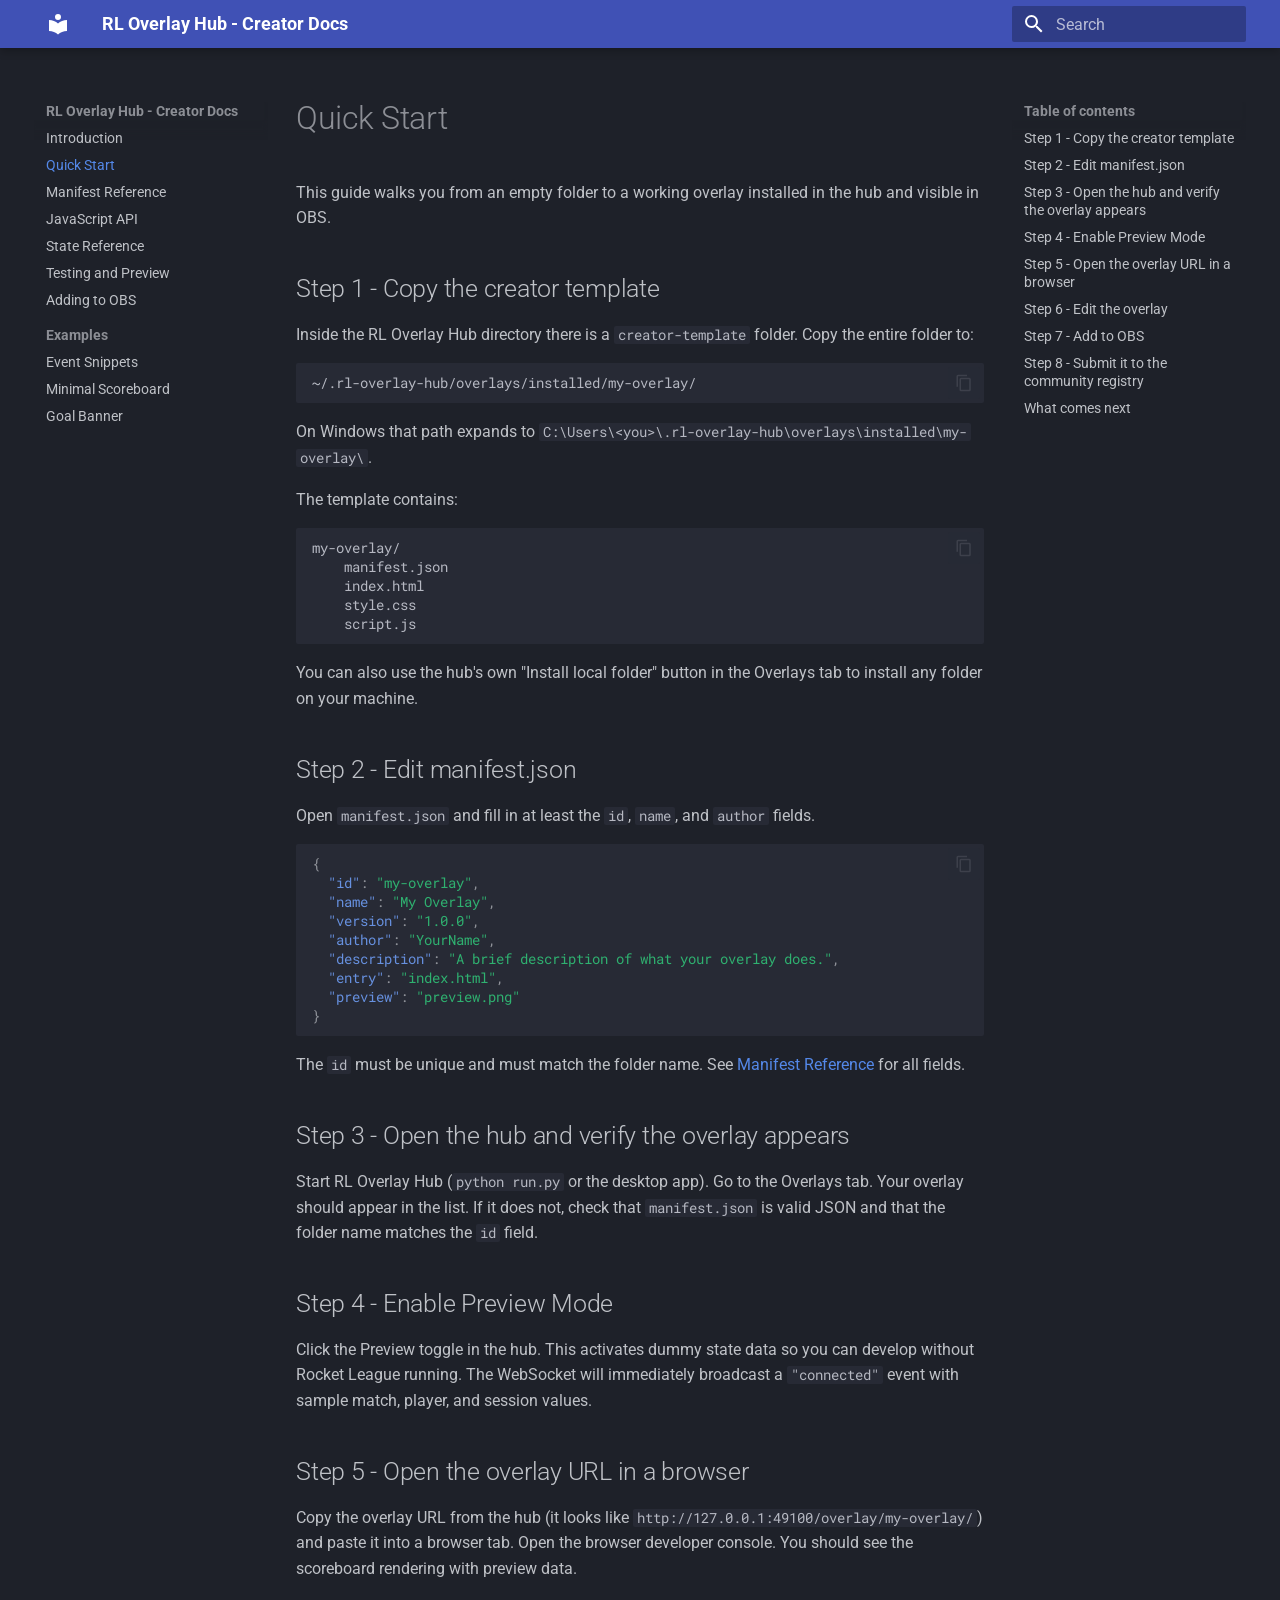
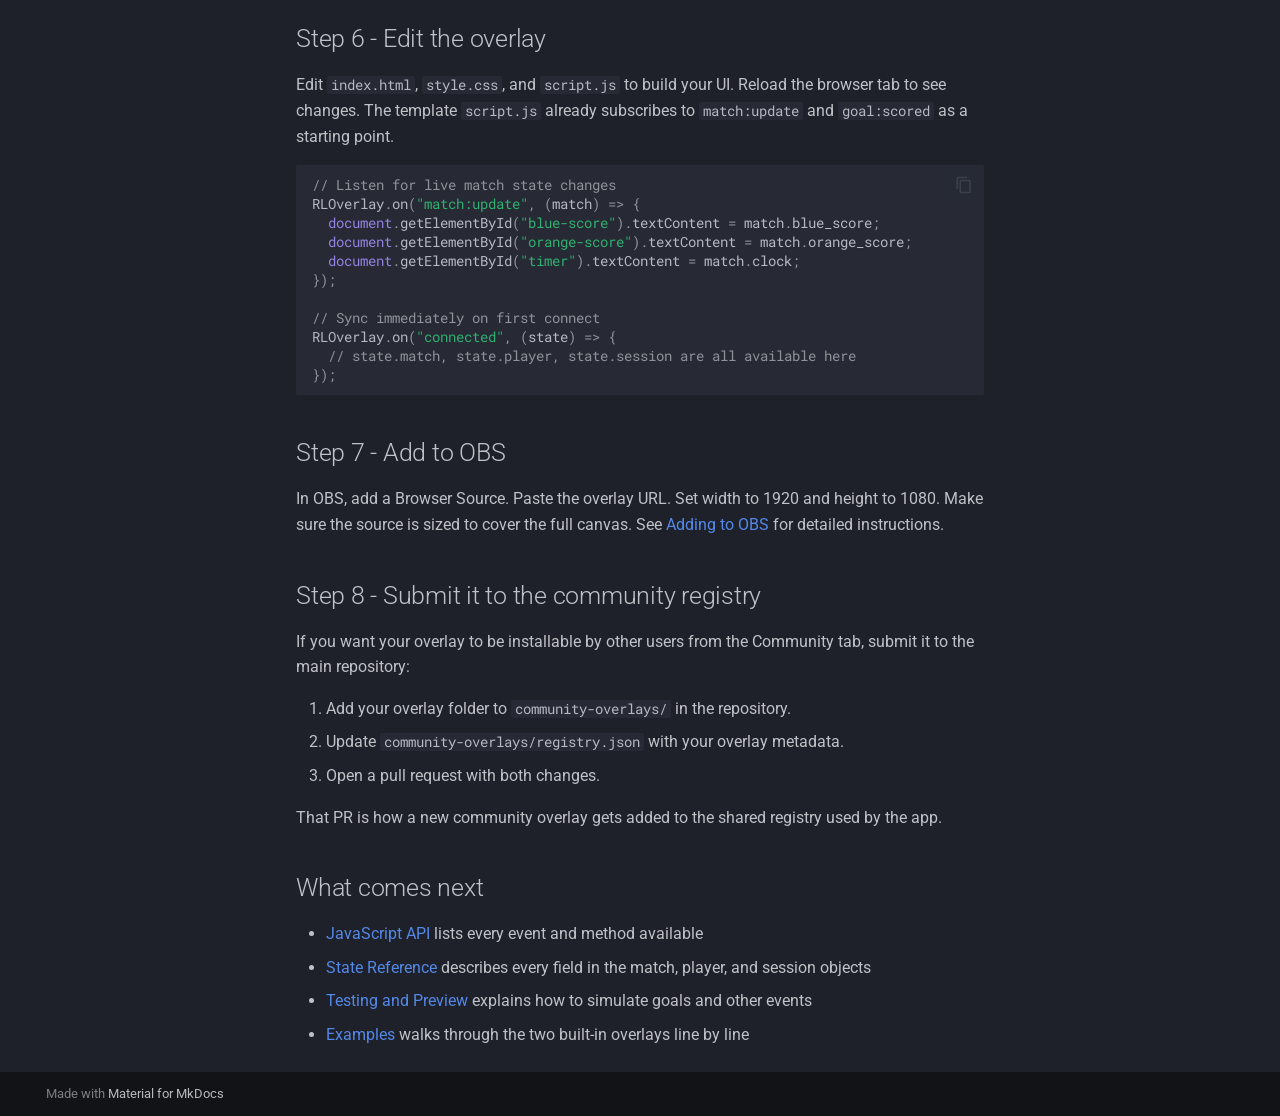
<file: quickstart/index.html>
<!doctype html>
<html lang="en" class="no-js">
  <head>
    
      <meta charset="utf-8">
      <meta name="viewport" content="width=device-width,initial-scale=1">
      
        <meta name="description" content="Documentation for building custom overlays with RL Overlay Hub">
      
      
      
      
        <link rel="prev" href="..">
      
      
        <link rel="next" href="../manifest/">
      
      
        
      
      
      <link rel="icon" href="../assets/images/favicon.png">
      <meta name="generator" content="mkdocs-1.6.1, mkdocs-material-9.7.6">
    
    
      
        <title>Quick Start - RL Overlay Hub - Creator Docs</title>
      
    
    
      <link rel="stylesheet" href="../assets/stylesheets/main.484c7ddc.min.css">
      
        
        <link rel="stylesheet" href="../assets/stylesheets/palette.ab4e12ef.min.css">
      
      


    
    
      
    
    
      
        
        
        <link rel="preconnect" href="https://fonts.gstatic.com" crossorigin>
        <link rel="stylesheet" href="https://fonts.googleapis.com/css?family=Roboto:300,300i,400,400i,700,700i%7CRoboto+Mono:400,400i,700,700i&display=fallback">
        <style>:root{--md-text-font:"Roboto";--md-code-font:"Roboto Mono"}</style>
      
    
    
    <script>__md_scope=new URL("..",location),__md_hash=e=>[...e].reduce(((e,_)=>(e<<5)-e+_.charCodeAt(0)),0),__md_get=(e,_=localStorage,t=__md_scope)=>JSON.parse(_.getItem(t.pathname+"."+e)),__md_set=(e,_,t=localStorage,a=__md_scope)=>{try{t.setItem(a.pathname+"."+e,JSON.stringify(_))}catch(e){}}</script>
    
      

    
    
  </head>
  
  
    
    
      
    
    
    
    
    <body dir="ltr" data-md-color-scheme="slate" data-md-color-primary="indigo" data-md-color-accent="indigo">
  
    
    <input class="md-toggle" data-md-toggle="drawer" type="checkbox" id="__drawer" autocomplete="off">
    <input class="md-toggle" data-md-toggle="search" type="checkbox" id="__search" autocomplete="off">
    <label class="md-overlay" for="__drawer"></label>
    <div data-md-component="skip">
      
        
        <a href="#quick-start" class="md-skip">
          Skip to content
        </a>
      
    </div>
    <div data-md-component="announce">
      
    </div>
    
    
      

  

<header class="md-header md-header--shadow" data-md-component="header">
  <nav class="md-header__inner md-grid" aria-label="Header">
    <a href=".." title="RL Overlay Hub - Creator Docs" class="md-header__button md-logo" aria-label="RL Overlay Hub - Creator Docs" data-md-component="logo">
      
  
  <svg xmlns="http://www.w3.org/2000/svg" viewBox="0 0 24 24"><path d="M12 8a3 3 0 0 0 3-3 3 3 0 0 0-3-3 3 3 0 0 0-3 3 3 3 0 0 0 3 3m0 3.54C9.64 9.35 6.5 8 3 8v11c3.5 0 6.64 1.35 9 3.54 2.36-2.19 5.5-3.54 9-3.54V8c-3.5 0-6.64 1.35-9 3.54"/></svg>

    </a>
    <label class="md-header__button md-icon" for="__drawer">
      
      <svg xmlns="http://www.w3.org/2000/svg" viewBox="0 0 24 24"><path d="M3 6h18v2H3zm0 5h18v2H3zm0 5h18v2H3z"/></svg>
    </label>
    <div class="md-header__title" data-md-component="header-title">
      <div class="md-header__ellipsis">
        <div class="md-header__topic">
          <span class="md-ellipsis">
            RL Overlay Hub - Creator Docs
          </span>
        </div>
        <div class="md-header__topic" data-md-component="header-topic">
          <span class="md-ellipsis">
            
              Quick Start
            
          </span>
        </div>
      </div>
    </div>
    
      
        <form class="md-header__option" data-md-component="palette">
  
    
    
    
    <input class="md-option" data-md-color-media="" data-md-color-scheme="slate" data-md-color-primary="indigo" data-md-color-accent="indigo"  aria-hidden="true"  type="radio" name="__palette" id="__palette_0">
    
  
</form>
      
    
    
      <script>var palette=__md_get("__palette");if(palette&&palette.color){if("(prefers-color-scheme)"===palette.color.media){var media=matchMedia("(prefers-color-scheme: light)"),input=document.querySelector(media.matches?"[data-md-color-media='(prefers-color-scheme: light)']":"[data-md-color-media='(prefers-color-scheme: dark)']");palette.color.media=input.getAttribute("data-md-color-media"),palette.color.scheme=input.getAttribute("data-md-color-scheme"),palette.color.primary=input.getAttribute("data-md-color-primary"),palette.color.accent=input.getAttribute("data-md-color-accent")}for(var[key,value]of Object.entries(palette.color))document.body.setAttribute("data-md-color-"+key,value)}</script>
    
    
    
      
      
        <label class="md-header__button md-icon" for="__search">
          
          <svg xmlns="http://www.w3.org/2000/svg" viewBox="0 0 24 24"><path d="M9.5 3A6.5 6.5 0 0 1 16 9.5c0 1.61-.59 3.09-1.56 4.23l.27.27h.79l5 5-1.5 1.5-5-5v-.79l-.27-.27A6.52 6.52 0 0 1 9.5 16 6.5 6.5 0 0 1 3 9.5 6.5 6.5 0 0 1 9.5 3m0 2C7 5 5 7 5 9.5S7 14 9.5 14 14 12 14 9.5 12 5 9.5 5"/></svg>
        </label>
        <div class="md-search" data-md-component="search" role="dialog">
  <label class="md-search__overlay" for="__search"></label>
  <div class="md-search__inner" role="search">
    <form class="md-search__form" name="search">
      <input type="text" class="md-search__input" name="query" aria-label="Search" placeholder="Search" autocapitalize="off" autocorrect="off" autocomplete="off" spellcheck="false" data-md-component="search-query" required>
      <label class="md-search__icon md-icon" for="__search">
        
        <svg xmlns="http://www.w3.org/2000/svg" viewBox="0 0 24 24"><path d="M9.5 3A6.5 6.5 0 0 1 16 9.5c0 1.61-.59 3.09-1.56 4.23l.27.27h.79l5 5-1.5 1.5-5-5v-.79l-.27-.27A6.52 6.52 0 0 1 9.5 16 6.5 6.5 0 0 1 3 9.5 6.5 6.5 0 0 1 9.5 3m0 2C7 5 5 7 5 9.5S7 14 9.5 14 14 12 14 9.5 12 5 9.5 5"/></svg>
        
        <svg xmlns="http://www.w3.org/2000/svg" viewBox="0 0 24 24"><path d="M20 11v2H8l5.5 5.5-1.42 1.42L4.16 12l7.92-7.92L13.5 5.5 8 11z"/></svg>
      </label>
      <nav class="md-search__options" aria-label="Search">
        
        <button type="reset" class="md-search__icon md-icon" title="Clear" aria-label="Clear" tabindex="-1">
          
          <svg xmlns="http://www.w3.org/2000/svg" viewBox="0 0 24 24"><path d="M19 6.41 17.59 5 12 10.59 6.41 5 5 6.41 10.59 12 5 17.59 6.41 19 12 13.41 17.59 19 19 17.59 13.41 12z"/></svg>
        </button>
      </nav>
      
    </form>
    <div class="md-search__output">
      <div class="md-search__scrollwrap" tabindex="0" data-md-scrollfix>
        <div class="md-search-result" data-md-component="search-result">
          <div class="md-search-result__meta">
            Initializing search
          </div>
          <ol class="md-search-result__list" role="presentation"></ol>
        </div>
      </div>
    </div>
  </div>
</div>
      
    
    
  </nav>
  
</header>
    
    <div class="md-container" data-md-component="container">
      
      
        
          
        
      
      <main class="md-main" data-md-component="main">
        <div class="md-main__inner md-grid">
          
            
              
              <div class="md-sidebar md-sidebar--primary" data-md-component="sidebar" data-md-type="navigation" >
                <div class="md-sidebar__scrollwrap">
                  <div class="md-sidebar__inner">
                    



<nav class="md-nav md-nav--primary" aria-label="Navigation" data-md-level="0">
  <label class="md-nav__title" for="__drawer">
    <a href=".." title="RL Overlay Hub - Creator Docs" class="md-nav__button md-logo" aria-label="RL Overlay Hub - Creator Docs" data-md-component="logo">
      
  
  <svg xmlns="http://www.w3.org/2000/svg" viewBox="0 0 24 24"><path d="M12 8a3 3 0 0 0 3-3 3 3 0 0 0-3-3 3 3 0 0 0-3 3 3 3 0 0 0 3 3m0 3.54C9.64 9.35 6.5 8 3 8v11c3.5 0 6.64 1.35 9 3.54 2.36-2.19 5.5-3.54 9-3.54V8c-3.5 0-6.64 1.35-9 3.54"/></svg>

    </a>
    RL Overlay Hub - Creator Docs
  </label>
  
  <ul class="md-nav__list" data-md-scrollfix>
    
      
      
  
  
  
  
    <li class="md-nav__item">
      <a href=".." class="md-nav__link">
        
  
  
  <span class="md-ellipsis">
    
  
    Introduction
  

    
  </span>
  
  

      </a>
    </li>
  

    
      
      
  
  
    
  
  
  
    <li class="md-nav__item md-nav__item--active">
      
      <input class="md-nav__toggle md-toggle" type="checkbox" id="__toc">
      
      
        
      
      
        <label class="md-nav__link md-nav__link--active" for="__toc">
          
  
  
  <span class="md-ellipsis">
    
  
    Quick Start
  

    
  </span>
  
  

          <span class="md-nav__icon md-icon"></span>
        </label>
      
      <a href="./" class="md-nav__link md-nav__link--active">
        
  
  
  <span class="md-ellipsis">
    
  
    Quick Start
  

    
  </span>
  
  

      </a>
      
        

<nav class="md-nav md-nav--secondary" aria-label="Table of contents">
  
  
  
    
  
  
    <label class="md-nav__title" for="__toc">
      <span class="md-nav__icon md-icon"></span>
      Table of contents
    </label>
    <ul class="md-nav__list" data-md-component="toc" data-md-scrollfix>
      
        <li class="md-nav__item">
  <a href="#step-1-copy-the-creator-template" class="md-nav__link">
    <span class="md-ellipsis">
      
        Step 1 - Copy the creator template
      
    </span>
  </a>
  
</li>
      
        <li class="md-nav__item">
  <a href="#step-2-edit-manifestjson" class="md-nav__link">
    <span class="md-ellipsis">
      
        Step 2 - Edit manifest.json
      
    </span>
  </a>
  
</li>
      
        <li class="md-nav__item">
  <a href="#step-3-open-the-hub-and-verify-the-overlay-appears" class="md-nav__link">
    <span class="md-ellipsis">
      
        Step 3 - Open the hub and verify the overlay appears
      
    </span>
  </a>
  
</li>
      
        <li class="md-nav__item">
  <a href="#step-4-enable-preview-mode" class="md-nav__link">
    <span class="md-ellipsis">
      
        Step 4 - Enable Preview Mode
      
    </span>
  </a>
  
</li>
      
        <li class="md-nav__item">
  <a href="#step-5-open-the-overlay-url-in-a-browser" class="md-nav__link">
    <span class="md-ellipsis">
      
        Step 5 - Open the overlay URL in a browser
      
    </span>
  </a>
  
</li>
      
        <li class="md-nav__item">
  <a href="#step-6-edit-the-overlay" class="md-nav__link">
    <span class="md-ellipsis">
      
        Step 6 - Edit the overlay
      
    </span>
  </a>
  
</li>
      
        <li class="md-nav__item">
  <a href="#step-7-add-to-obs" class="md-nav__link">
    <span class="md-ellipsis">
      
        Step 7 - Add to OBS
      
    </span>
  </a>
  
</li>
      
        <li class="md-nav__item">
  <a href="#step-8-submit-it-to-the-community-registry" class="md-nav__link">
    <span class="md-ellipsis">
      
        Step 8 - Submit it to the community registry
      
    </span>
  </a>
  
</li>
      
        <li class="md-nav__item">
  <a href="#what-comes-next" class="md-nav__link">
    <span class="md-ellipsis">
      
        What comes next
      
    </span>
  </a>
  
</li>
      
    </ul>
  
</nav>
      
    </li>
  

    
      
      
  
  
  
  
    <li class="md-nav__item">
      <a href="../manifest/" class="md-nav__link">
        
  
  
  <span class="md-ellipsis">
    
  
    Manifest Reference
  

    
  </span>
  
  

      </a>
    </li>
  

    
      
      
  
  
  
  
    <li class="md-nav__item">
      <a href="../api/" class="md-nav__link">
        
  
  
  <span class="md-ellipsis">
    
  
    JavaScript API
  

    
  </span>
  
  

      </a>
    </li>
  

    
      
      
  
  
  
  
    <li class="md-nav__item">
      <a href="../state/" class="md-nav__link">
        
  
  
  <span class="md-ellipsis">
    
  
    State Reference
  

    
  </span>
  
  

      </a>
    </li>
  

    
      
      
  
  
  
  
    <li class="md-nav__item">
      <a href="../testing/" class="md-nav__link">
        
  
  
  <span class="md-ellipsis">
    
  
    Testing and Preview
  

    
  </span>
  
  

      </a>
    </li>
  

    
      
      
  
  
  
  
    <li class="md-nav__item">
      <a href="../obs/" class="md-nav__link">
        
  
  
  <span class="md-ellipsis">
    
  
    Adding to OBS
  

    
  </span>
  
  

      </a>
    </li>
  

    
      
      
  
  
  
  
    
    
    
    
      
        
        
      
    
    
    <li class="md-nav__item md-nav__item--section md-nav__item--nested">
      
        
        
          
        
        <input class="md-nav__toggle md-toggle md-toggle--indeterminate" type="checkbox" id="__nav_8" >
        
          
          <label class="md-nav__link" for="__nav_8" id="__nav_8_label" tabindex="">
            
  
  
  <span class="md-ellipsis">
    
  
    Examples
  

    
  </span>
  
  

            <span class="md-nav__icon md-icon"></span>
          </label>
        
        <nav class="md-nav" data-md-level="1" aria-labelledby="__nav_8_label" aria-expanded="false">
          <label class="md-nav__title" for="__nav_8">
            <span class="md-nav__icon md-icon"></span>
            
  
    Examples
  

          </label>
          <ul class="md-nav__list" data-md-scrollfix>
            
              
                
  
  
  
  
    <li class="md-nav__item">
      <a href="../examples/event-snippets/" class="md-nav__link">
        
  
  
  <span class="md-ellipsis">
    
  
    Event Snippets
  

    
  </span>
  
  

      </a>
    </li>
  

              
            
              
                
  
  
  
  
    <li class="md-nav__item">
      <a href="../examples/scoreboard/" class="md-nav__link">
        
  
  
  <span class="md-ellipsis">
    
  
    Minimal Scoreboard
  

    
  </span>
  
  

      </a>
    </li>
  

              
            
              
                
  
  
  
  
    <li class="md-nav__item">
      <a href="../examples/goal-banner/" class="md-nav__link">
        
  
  
  <span class="md-ellipsis">
    
  
    Goal Banner
  

    
  </span>
  
  

      </a>
    </li>
  

              
            
          </ul>
        </nav>
      
    </li>
  

    
  </ul>
</nav>
                  </div>
                </div>
              </div>
            
            
              
              <div class="md-sidebar md-sidebar--secondary" data-md-component="sidebar" data-md-type="toc" >
                <div class="md-sidebar__scrollwrap">
                  <div class="md-sidebar__inner">
                    

<nav class="md-nav md-nav--secondary" aria-label="Table of contents">
  
  
  
    
  
  
    <label class="md-nav__title" for="__toc">
      <span class="md-nav__icon md-icon"></span>
      Table of contents
    </label>
    <ul class="md-nav__list" data-md-component="toc" data-md-scrollfix>
      
        <li class="md-nav__item">
  <a href="#step-1-copy-the-creator-template" class="md-nav__link">
    <span class="md-ellipsis">
      
        Step 1 - Copy the creator template
      
    </span>
  </a>
  
</li>
      
        <li class="md-nav__item">
  <a href="#step-2-edit-manifestjson" class="md-nav__link">
    <span class="md-ellipsis">
      
        Step 2 - Edit manifest.json
      
    </span>
  </a>
  
</li>
      
        <li class="md-nav__item">
  <a href="#step-3-open-the-hub-and-verify-the-overlay-appears" class="md-nav__link">
    <span class="md-ellipsis">
      
        Step 3 - Open the hub and verify the overlay appears
      
    </span>
  </a>
  
</li>
      
        <li class="md-nav__item">
  <a href="#step-4-enable-preview-mode" class="md-nav__link">
    <span class="md-ellipsis">
      
        Step 4 - Enable Preview Mode
      
    </span>
  </a>
  
</li>
      
        <li class="md-nav__item">
  <a href="#step-5-open-the-overlay-url-in-a-browser" class="md-nav__link">
    <span class="md-ellipsis">
      
        Step 5 - Open the overlay URL in a browser
      
    </span>
  </a>
  
</li>
      
        <li class="md-nav__item">
  <a href="#step-6-edit-the-overlay" class="md-nav__link">
    <span class="md-ellipsis">
      
        Step 6 - Edit the overlay
      
    </span>
  </a>
  
</li>
      
        <li class="md-nav__item">
  <a href="#step-7-add-to-obs" class="md-nav__link">
    <span class="md-ellipsis">
      
        Step 7 - Add to OBS
      
    </span>
  </a>
  
</li>
      
        <li class="md-nav__item">
  <a href="#step-8-submit-it-to-the-community-registry" class="md-nav__link">
    <span class="md-ellipsis">
      
        Step 8 - Submit it to the community registry
      
    </span>
  </a>
  
</li>
      
        <li class="md-nav__item">
  <a href="#what-comes-next" class="md-nav__link">
    <span class="md-ellipsis">
      
        What comes next
      
    </span>
  </a>
  
</li>
      
    </ul>
  
</nav>
                  </div>
                </div>
              </div>
            
          
          
            <div class="md-content" data-md-component="content">
              
              <article class="md-content__inner md-typeset">
                
                  



<h1 id="quick-start">Quick Start<a class="headerlink" href="#quick-start" title="Permanent link">&para;</a></h1>
<p>This guide walks you from an empty folder to a working overlay installed in the hub and visible in OBS.</p>
<h2 id="step-1-copy-the-creator-template">Step 1 - Copy the creator template<a class="headerlink" href="#step-1-copy-the-creator-template" title="Permanent link">&para;</a></h2>
<p>Inside the RL Overlay Hub directory there is a <code>creator-template</code> folder. Copy the entire folder to:</p>
<div class="highlight"><pre><span></span><code><a id="__codelineno-0-1" name="__codelineno-0-1" href="#__codelineno-0-1"></a>~/.rl-overlay-hub/overlays/installed/my-overlay/
</code></pre></div>
<p>On Windows that path expands to <code>C:\Users\&lt;you&gt;\.rl-overlay-hub\overlays\installed\my-overlay\</code>.</p>
<p>The template contains:</p>
<div class="highlight"><pre><span></span><code><a id="__codelineno-1-1" name="__codelineno-1-1" href="#__codelineno-1-1"></a>my-overlay/
<a id="__codelineno-1-2" name="__codelineno-1-2" href="#__codelineno-1-2"></a>    manifest.json
<a id="__codelineno-1-3" name="__codelineno-1-3" href="#__codelineno-1-3"></a>    index.html
<a id="__codelineno-1-4" name="__codelineno-1-4" href="#__codelineno-1-4"></a>    style.css
<a id="__codelineno-1-5" name="__codelineno-1-5" href="#__codelineno-1-5"></a>    script.js
</code></pre></div>
<p>You can also use the hub's own "Install local folder" button in the Overlays tab to install any folder on your machine.</p>
<h2 id="step-2-edit-manifestjson">Step 2 - Edit manifest.json<a class="headerlink" href="#step-2-edit-manifestjson" title="Permanent link">&para;</a></h2>
<p>Open <code>manifest.json</code> and fill in at least the <code>id</code>, <code>name</code>, and <code>author</code> fields.</p>
<div class="highlight"><pre><span></span><code><a id="__codelineno-2-1" name="__codelineno-2-1" href="#__codelineno-2-1"></a><span class="p">{</span>
<a id="__codelineno-2-2" name="__codelineno-2-2" href="#__codelineno-2-2"></a><span class="w">  </span><span class="nt">&quot;id&quot;</span><span class="p">:</span><span class="w"> </span><span class="s2">&quot;my-overlay&quot;</span><span class="p">,</span>
<a id="__codelineno-2-3" name="__codelineno-2-3" href="#__codelineno-2-3"></a><span class="w">  </span><span class="nt">&quot;name&quot;</span><span class="p">:</span><span class="w"> </span><span class="s2">&quot;My Overlay&quot;</span><span class="p">,</span>
<a id="__codelineno-2-4" name="__codelineno-2-4" href="#__codelineno-2-4"></a><span class="w">  </span><span class="nt">&quot;version&quot;</span><span class="p">:</span><span class="w"> </span><span class="s2">&quot;1.0.0&quot;</span><span class="p">,</span>
<a id="__codelineno-2-5" name="__codelineno-2-5" href="#__codelineno-2-5"></a><span class="w">  </span><span class="nt">&quot;author&quot;</span><span class="p">:</span><span class="w"> </span><span class="s2">&quot;YourName&quot;</span><span class="p">,</span>
<a id="__codelineno-2-6" name="__codelineno-2-6" href="#__codelineno-2-6"></a><span class="w">  </span><span class="nt">&quot;description&quot;</span><span class="p">:</span><span class="w"> </span><span class="s2">&quot;A brief description of what your overlay does.&quot;</span><span class="p">,</span>
<a id="__codelineno-2-7" name="__codelineno-2-7" href="#__codelineno-2-7"></a><span class="w">  </span><span class="nt">&quot;entry&quot;</span><span class="p">:</span><span class="w"> </span><span class="s2">&quot;index.html&quot;</span><span class="p">,</span>
<a id="__codelineno-2-8" name="__codelineno-2-8" href="#__codelineno-2-8"></a><span class="w">  </span><span class="nt">&quot;preview&quot;</span><span class="p">:</span><span class="w"> </span><span class="s2">&quot;preview.png&quot;</span>
<a id="__codelineno-2-9" name="__codelineno-2-9" href="#__codelineno-2-9"></a><span class="p">}</span>
</code></pre></div>
<p>The <code>id</code> must be unique and must match the folder name. See <a href="../manifest/">Manifest Reference</a> for all fields.</p>
<h2 id="step-3-open-the-hub-and-verify-the-overlay-appears">Step 3 - Open the hub and verify the overlay appears<a class="headerlink" href="#step-3-open-the-hub-and-verify-the-overlay-appears" title="Permanent link">&para;</a></h2>
<p>Start RL Overlay Hub (<code>python run.py</code> or the desktop app). Go to the Overlays tab. Your overlay should appear in the list. If it does not, check that <code>manifest.json</code> is valid JSON and that the folder name matches the <code>id</code> field.</p>
<h2 id="step-4-enable-preview-mode">Step 4 - Enable Preview Mode<a class="headerlink" href="#step-4-enable-preview-mode" title="Permanent link">&para;</a></h2>
<p>Click the Preview toggle in the hub. This activates dummy state data so you can develop without Rocket League running. The WebSocket will immediately broadcast a <code>"connected"</code> event with sample match, player, and session values.</p>
<h2 id="step-5-open-the-overlay-url-in-a-browser">Step 5 - Open the overlay URL in a browser<a class="headerlink" href="#step-5-open-the-overlay-url-in-a-browser" title="Permanent link">&para;</a></h2>
<p>Copy the overlay URL from the hub (it looks like <code>http://127.0.0.1:49100/overlay/my-overlay/</code>) and paste it into a browser tab. Open the browser developer console. You should see the scoreboard rendering with preview data.</p>
<h2 id="step-6-edit-the-overlay">Step 6 - Edit the overlay<a class="headerlink" href="#step-6-edit-the-overlay" title="Permanent link">&para;</a></h2>
<p>Edit <code>index.html</code>, <code>style.css</code>, and <code>script.js</code> to build your UI. Reload the browser tab to see changes. The template <code>script.js</code> already subscribes to <code>match:update</code> and <code>goal:scored</code> as a starting point.</p>
<div class="highlight"><pre><span></span><code><a id="__codelineno-3-1" name="__codelineno-3-1" href="#__codelineno-3-1"></a><span class="c1">// Listen for live match state changes</span>
<a id="__codelineno-3-2" name="__codelineno-3-2" href="#__codelineno-3-2"></a><span class="nx">RLOverlay</span><span class="p">.</span><span class="nx">on</span><span class="p">(</span><span class="s2">&quot;match:update&quot;</span><span class="p">,</span><span class="w"> </span><span class="p">(</span><span class="nx">match</span><span class="p">)</span><span class="w"> </span><span class="p">=&gt;</span><span class="w"> </span><span class="p">{</span>
<a id="__codelineno-3-3" name="__codelineno-3-3" href="#__codelineno-3-3"></a><span class="w">  </span><span class="nb">document</span><span class="p">.</span><span class="nx">getElementById</span><span class="p">(</span><span class="s2">&quot;blue-score&quot;</span><span class="p">).</span><span class="nx">textContent</span><span class="w"> </span><span class="o">=</span><span class="w"> </span><span class="nx">match</span><span class="p">.</span><span class="nx">blue_score</span><span class="p">;</span>
<a id="__codelineno-3-4" name="__codelineno-3-4" href="#__codelineno-3-4"></a><span class="w">  </span><span class="nb">document</span><span class="p">.</span><span class="nx">getElementById</span><span class="p">(</span><span class="s2">&quot;orange-score&quot;</span><span class="p">).</span><span class="nx">textContent</span><span class="w"> </span><span class="o">=</span><span class="w"> </span><span class="nx">match</span><span class="p">.</span><span class="nx">orange_score</span><span class="p">;</span>
<a id="__codelineno-3-5" name="__codelineno-3-5" href="#__codelineno-3-5"></a><span class="w">  </span><span class="nb">document</span><span class="p">.</span><span class="nx">getElementById</span><span class="p">(</span><span class="s2">&quot;timer&quot;</span><span class="p">).</span><span class="nx">textContent</span><span class="w"> </span><span class="o">=</span><span class="w"> </span><span class="nx">match</span><span class="p">.</span><span class="nx">clock</span><span class="p">;</span>
<a id="__codelineno-3-6" name="__codelineno-3-6" href="#__codelineno-3-6"></a><span class="p">});</span>
<a id="__codelineno-3-7" name="__codelineno-3-7" href="#__codelineno-3-7"></a>
<a id="__codelineno-3-8" name="__codelineno-3-8" href="#__codelineno-3-8"></a><span class="c1">// Sync immediately on first connect</span>
<a id="__codelineno-3-9" name="__codelineno-3-9" href="#__codelineno-3-9"></a><span class="nx">RLOverlay</span><span class="p">.</span><span class="nx">on</span><span class="p">(</span><span class="s2">&quot;connected&quot;</span><span class="p">,</span><span class="w"> </span><span class="p">(</span><span class="nx">state</span><span class="p">)</span><span class="w"> </span><span class="p">=&gt;</span><span class="w"> </span><span class="p">{</span>
<a id="__codelineno-3-10" name="__codelineno-3-10" href="#__codelineno-3-10"></a><span class="w">  </span><span class="c1">// state.match, state.player, state.session are all available here</span>
<a id="__codelineno-3-11" name="__codelineno-3-11" href="#__codelineno-3-11"></a><span class="p">});</span>
</code></pre></div>
<h2 id="step-7-add-to-obs">Step 7 - Add to OBS<a class="headerlink" href="#step-7-add-to-obs" title="Permanent link">&para;</a></h2>
<p>In OBS, add a Browser Source. Paste the overlay URL. Set width to 1920 and height to 1080. Make sure the source is sized to cover the full canvas. See <a href="../obs/">Adding to OBS</a> for detailed instructions.</p>
<h2 id="step-8-submit-it-to-the-community-registry">Step 8 - Submit it to the community registry<a class="headerlink" href="#step-8-submit-it-to-the-community-registry" title="Permanent link">&para;</a></h2>
<p>If you want your overlay to be installable by other users from the Community tab, submit it to the main repository:</p>
<ol>
<li>Add your overlay folder to <code>community-overlays/</code> in the repository.</li>
<li>Update <code>community-overlays/registry.json</code> with your overlay metadata.</li>
<li>Open a pull request with both changes.</li>
</ol>
<p>That PR is how a new community overlay gets added to the shared registry used by the app.</p>
<h2 id="what-comes-next">What comes next<a class="headerlink" href="#what-comes-next" title="Permanent link">&para;</a></h2>
<ul>
<li><a href="../api/">JavaScript API</a> lists every event and method available</li>
<li><a href="../state/">State Reference</a> describes every field in the match, player, and session objects</li>
<li><a href="../testing/">Testing and Preview</a> explains how to simulate goals and other events</li>
<li><a href="../examples/scoreboard/">Examples</a> walks through the two built-in overlays line by line</li>
</ul>












                
              </article>
            </div>
          
          
<script>var target=document.getElementById(location.hash.slice(1));target&&target.name&&(target.checked=target.name.startsWith("__tabbed_"))</script>
        </div>
        
          <button type="button" class="md-top md-icon" data-md-component="top" hidden>
  
  <svg xmlns="http://www.w3.org/2000/svg" viewBox="0 0 24 24"><path d="M13 20h-2V8l-5.5 5.5-1.42-1.42L12 4.16l7.92 7.92-1.42 1.42L13 8z"/></svg>
  Back to top
</button>
        
      </main>
      
        <footer class="md-footer">
  
  <div class="md-footer-meta md-typeset">
    <div class="md-footer-meta__inner md-grid">
      <div class="md-copyright">
  
  
    Made with
    <a href="https://squidfunk.github.io/mkdocs-material/" target="_blank" rel="noopener">
      Material for MkDocs
    </a>
  
</div>
      
    </div>
  </div>
</footer>
      
    </div>
    <div class="md-dialog" data-md-component="dialog">
      <div class="md-dialog__inner md-typeset"></div>
    </div>
    
    
    
      
      
      <script id="__config" type="application/json">{"annotate": null, "base": "..", "features": ["navigation.sections", "navigation.expand", "navigation.top", "content.code.copy", "toc.follow"], "search": "../assets/javascripts/workers/search.2c215733.min.js", "tags": null, "translations": {"clipboard.copied": "Copied to clipboard", "clipboard.copy": "Copy to clipboard", "search.result.more.one": "1 more on this page", "search.result.more.other": "# more on this page", "search.result.none": "No matching documents", "search.result.one": "1 matching document", "search.result.other": "# matching documents", "search.result.placeholder": "Type to start searching", "search.result.term.missing": "Missing", "select.version": "Select version"}, "version": null}</script>
    
    
      <script src="../assets/javascripts/bundle.79ae519e.min.js"></script>
      
    
  </body>
</html>
</file>
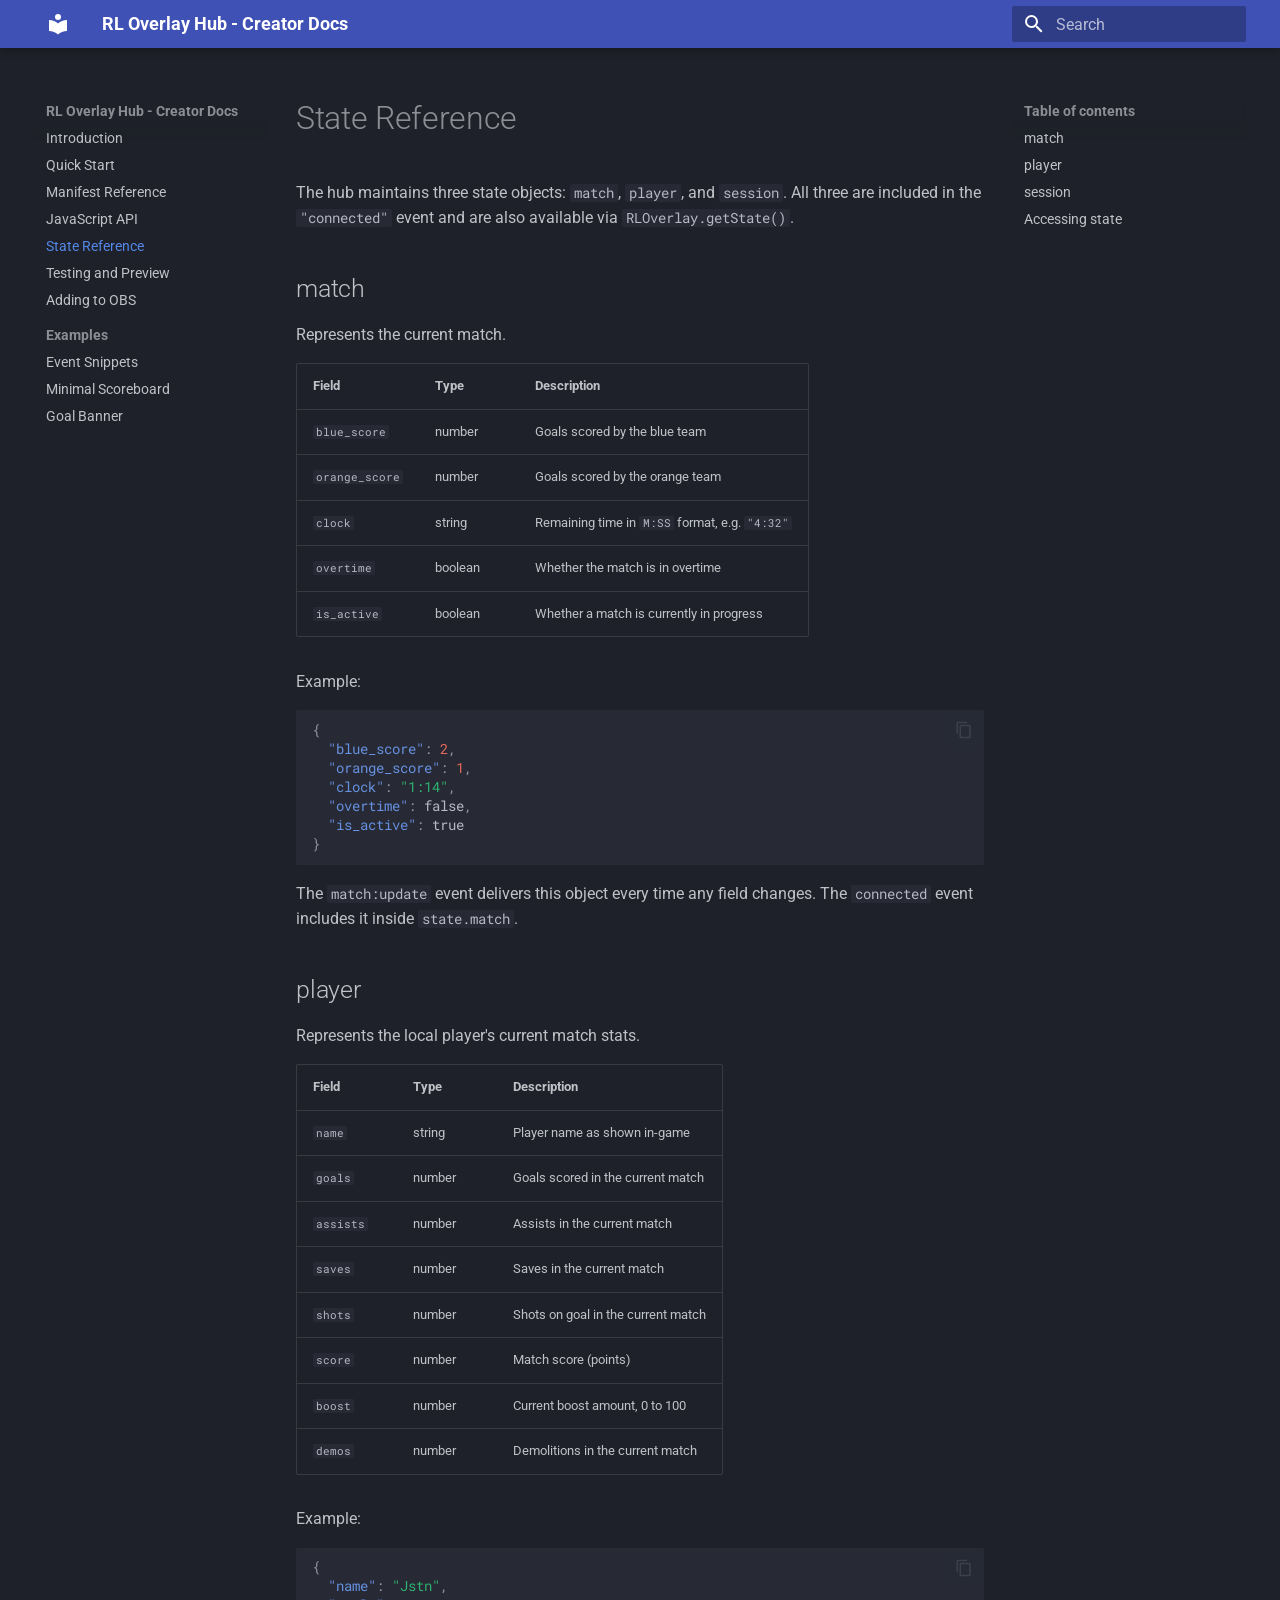
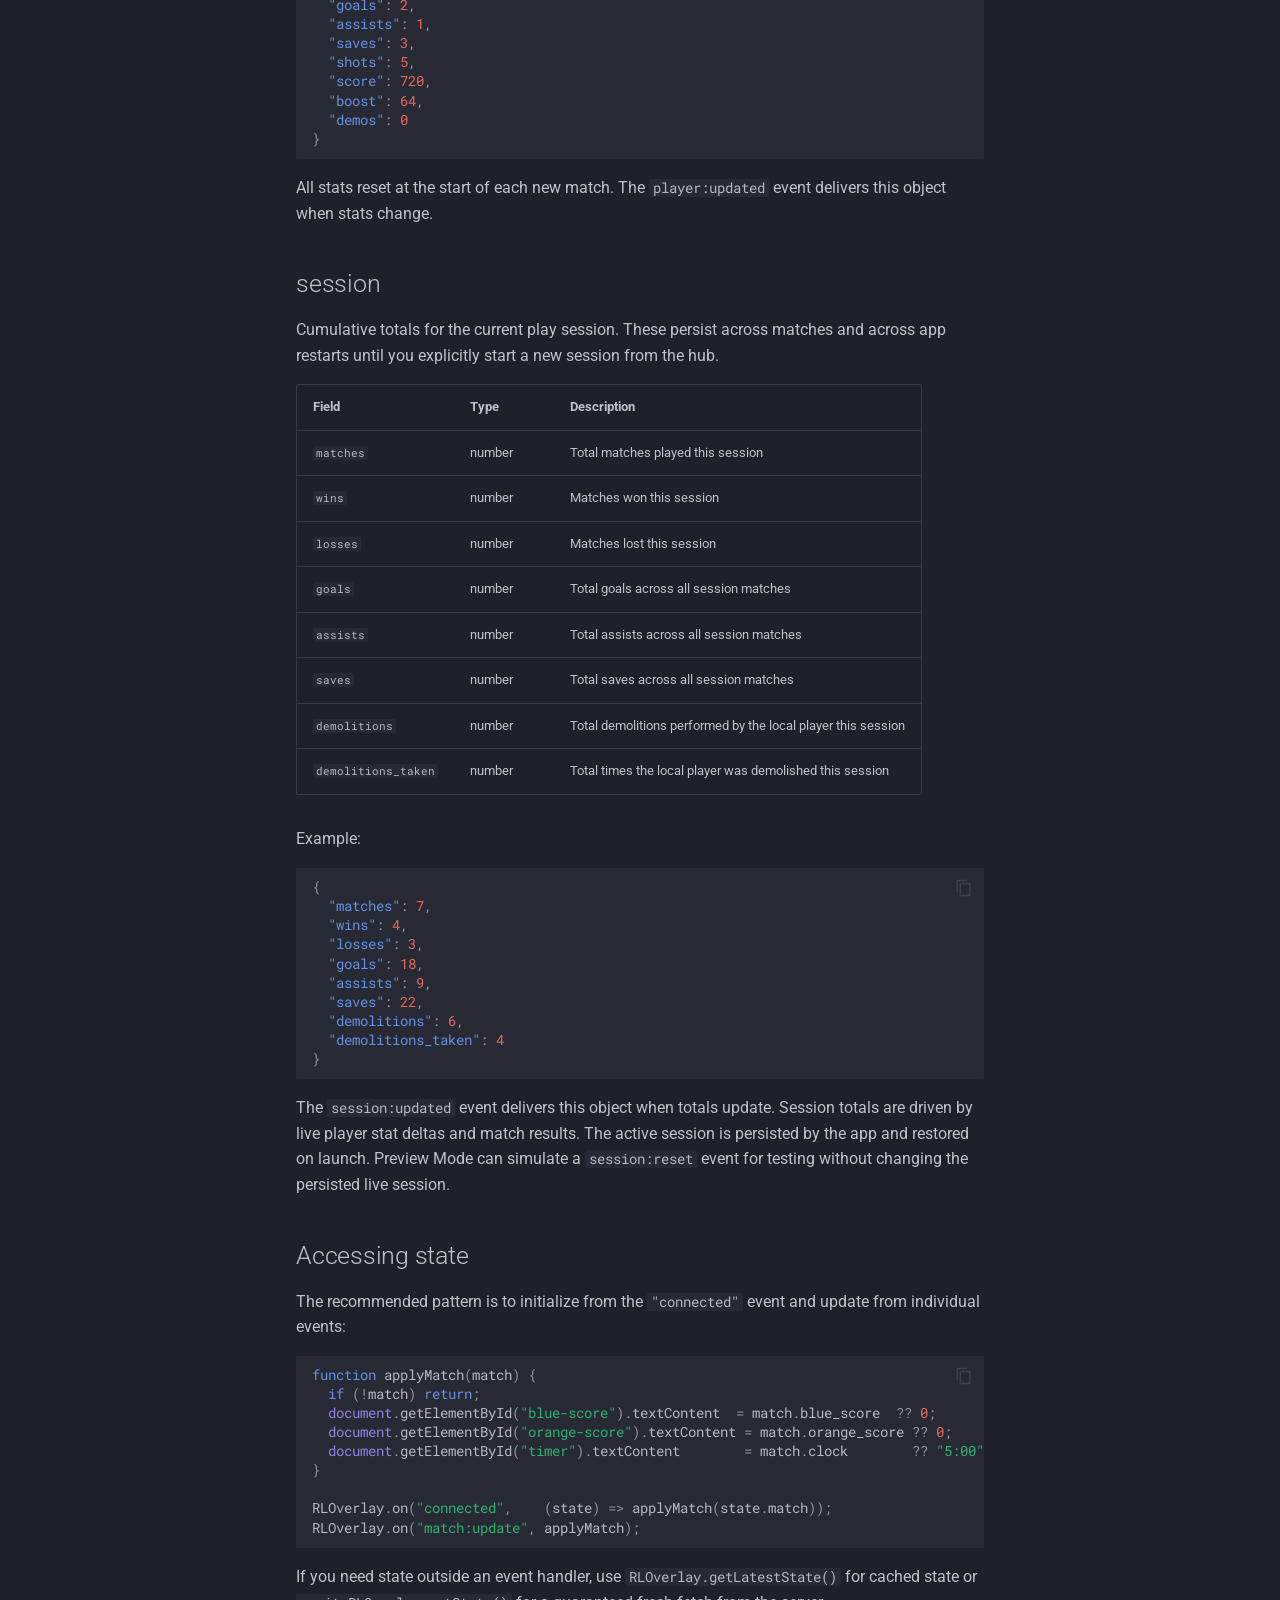
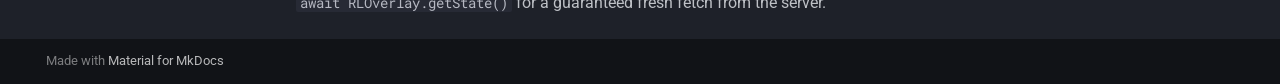
<file: state/index.html>
<!doctype html>
<html lang="en" class="no-js">
  <head>
    
      <meta charset="utf-8">
      <meta name="viewport" content="width=device-width,initial-scale=1">
      
        <meta name="description" content="Documentation for building custom overlays with RL Overlay Hub">
      
      
      
      
        <link rel="prev" href="../api/">
      
      
        <link rel="next" href="../testing/">
      
      
        
      
      
      <link rel="icon" href="../assets/images/favicon.png">
      <meta name="generator" content="mkdocs-1.6.1, mkdocs-material-9.7.6">
    
    
      
        <title>State Reference - RL Overlay Hub - Creator Docs</title>
      
    
    
      <link rel="stylesheet" href="../assets/stylesheets/main.484c7ddc.min.css">
      
        
        <link rel="stylesheet" href="../assets/stylesheets/palette.ab4e12ef.min.css">
      
      


    
    
      
    
    
      
        
        
        <link rel="preconnect" href="https://fonts.gstatic.com" crossorigin>
        <link rel="stylesheet" href="https://fonts.googleapis.com/css?family=Roboto:300,300i,400,400i,700,700i%7CRoboto+Mono:400,400i,700,700i&display=fallback">
        <style>:root{--md-text-font:"Roboto";--md-code-font:"Roboto Mono"}</style>
      
    
    
    <script>__md_scope=new URL("..",location),__md_hash=e=>[...e].reduce(((e,_)=>(e<<5)-e+_.charCodeAt(0)),0),__md_get=(e,_=localStorage,t=__md_scope)=>JSON.parse(_.getItem(t.pathname+"."+e)),__md_set=(e,_,t=localStorage,a=__md_scope)=>{try{t.setItem(a.pathname+"."+e,JSON.stringify(_))}catch(e){}}</script>
    
      

    
    
  </head>
  
  
    
    
      
    
    
    
    
    <body dir="ltr" data-md-color-scheme="slate" data-md-color-primary="indigo" data-md-color-accent="indigo">
  
    
    <input class="md-toggle" data-md-toggle="drawer" type="checkbox" id="__drawer" autocomplete="off">
    <input class="md-toggle" data-md-toggle="search" type="checkbox" id="__search" autocomplete="off">
    <label class="md-overlay" for="__drawer"></label>
    <div data-md-component="skip">
      
        
        <a href="#state-reference" class="md-skip">
          Skip to content
        </a>
      
    </div>
    <div data-md-component="announce">
      
    </div>
    
    
      

  

<header class="md-header md-header--shadow" data-md-component="header">
  <nav class="md-header__inner md-grid" aria-label="Header">
    <a href=".." title="RL Overlay Hub - Creator Docs" class="md-header__button md-logo" aria-label="RL Overlay Hub - Creator Docs" data-md-component="logo">
      
  
  <svg xmlns="http://www.w3.org/2000/svg" viewBox="0 0 24 24"><path d="M12 8a3 3 0 0 0 3-3 3 3 0 0 0-3-3 3 3 0 0 0-3 3 3 3 0 0 0 3 3m0 3.54C9.64 9.35 6.5 8 3 8v11c3.5 0 6.64 1.35 9 3.54 2.36-2.19 5.5-3.54 9-3.54V8c-3.5 0-6.64 1.35-9 3.54"/></svg>

    </a>
    <label class="md-header__button md-icon" for="__drawer">
      
      <svg xmlns="http://www.w3.org/2000/svg" viewBox="0 0 24 24"><path d="M3 6h18v2H3zm0 5h18v2H3zm0 5h18v2H3z"/></svg>
    </label>
    <div class="md-header__title" data-md-component="header-title">
      <div class="md-header__ellipsis">
        <div class="md-header__topic">
          <span class="md-ellipsis">
            RL Overlay Hub - Creator Docs
          </span>
        </div>
        <div class="md-header__topic" data-md-component="header-topic">
          <span class="md-ellipsis">
            
              State Reference
            
          </span>
        </div>
      </div>
    </div>
    
      
        <form class="md-header__option" data-md-component="palette">
  
    
    
    
    <input class="md-option" data-md-color-media="" data-md-color-scheme="slate" data-md-color-primary="indigo" data-md-color-accent="indigo"  aria-hidden="true"  type="radio" name="__palette" id="__palette_0">
    
  
</form>
      
    
    
      <script>var palette=__md_get("__palette");if(palette&&palette.color){if("(prefers-color-scheme)"===palette.color.media){var media=matchMedia("(prefers-color-scheme: light)"),input=document.querySelector(media.matches?"[data-md-color-media='(prefers-color-scheme: light)']":"[data-md-color-media='(prefers-color-scheme: dark)']");palette.color.media=input.getAttribute("data-md-color-media"),palette.color.scheme=input.getAttribute("data-md-color-scheme"),palette.color.primary=input.getAttribute("data-md-color-primary"),palette.color.accent=input.getAttribute("data-md-color-accent")}for(var[key,value]of Object.entries(palette.color))document.body.setAttribute("data-md-color-"+key,value)}</script>
    
    
    
      
      
        <label class="md-header__button md-icon" for="__search">
          
          <svg xmlns="http://www.w3.org/2000/svg" viewBox="0 0 24 24"><path d="M9.5 3A6.5 6.5 0 0 1 16 9.5c0 1.61-.59 3.09-1.56 4.23l.27.27h.79l5 5-1.5 1.5-5-5v-.79l-.27-.27A6.52 6.52 0 0 1 9.5 16 6.5 6.5 0 0 1 3 9.5 6.5 6.5 0 0 1 9.5 3m0 2C7 5 5 7 5 9.5S7 14 9.5 14 14 12 14 9.5 12 5 9.5 5"/></svg>
        </label>
        <div class="md-search" data-md-component="search" role="dialog">
  <label class="md-search__overlay" for="__search"></label>
  <div class="md-search__inner" role="search">
    <form class="md-search__form" name="search">
      <input type="text" class="md-search__input" name="query" aria-label="Search" placeholder="Search" autocapitalize="off" autocorrect="off" autocomplete="off" spellcheck="false" data-md-component="search-query" required>
      <label class="md-search__icon md-icon" for="__search">
        
        <svg xmlns="http://www.w3.org/2000/svg" viewBox="0 0 24 24"><path d="M9.5 3A6.5 6.5 0 0 1 16 9.5c0 1.61-.59 3.09-1.56 4.23l.27.27h.79l5 5-1.5 1.5-5-5v-.79l-.27-.27A6.52 6.52 0 0 1 9.5 16 6.5 6.5 0 0 1 3 9.5 6.5 6.5 0 0 1 9.5 3m0 2C7 5 5 7 5 9.5S7 14 9.5 14 14 12 14 9.5 12 5 9.5 5"/></svg>
        
        <svg xmlns="http://www.w3.org/2000/svg" viewBox="0 0 24 24"><path d="M20 11v2H8l5.5 5.5-1.42 1.42L4.16 12l7.92-7.92L13.5 5.5 8 11z"/></svg>
      </label>
      <nav class="md-search__options" aria-label="Search">
        
        <button type="reset" class="md-search__icon md-icon" title="Clear" aria-label="Clear" tabindex="-1">
          
          <svg xmlns="http://www.w3.org/2000/svg" viewBox="0 0 24 24"><path d="M19 6.41 17.59 5 12 10.59 6.41 5 5 6.41 10.59 12 5 17.59 6.41 19 12 13.41 17.59 19 19 17.59 13.41 12z"/></svg>
        </button>
      </nav>
      
    </form>
    <div class="md-search__output">
      <div class="md-search__scrollwrap" tabindex="0" data-md-scrollfix>
        <div class="md-search-result" data-md-component="search-result">
          <div class="md-search-result__meta">
            Initializing search
          </div>
          <ol class="md-search-result__list" role="presentation"></ol>
        </div>
      </div>
    </div>
  </div>
</div>
      
    
    
  </nav>
  
</header>
    
    <div class="md-container" data-md-component="container">
      
      
        
          
        
      
      <main class="md-main" data-md-component="main">
        <div class="md-main__inner md-grid">
          
            
              
              <div class="md-sidebar md-sidebar--primary" data-md-component="sidebar" data-md-type="navigation" >
                <div class="md-sidebar__scrollwrap">
                  <div class="md-sidebar__inner">
                    



<nav class="md-nav md-nav--primary" aria-label="Navigation" data-md-level="0">
  <label class="md-nav__title" for="__drawer">
    <a href=".." title="RL Overlay Hub - Creator Docs" class="md-nav__button md-logo" aria-label="RL Overlay Hub - Creator Docs" data-md-component="logo">
      
  
  <svg xmlns="http://www.w3.org/2000/svg" viewBox="0 0 24 24"><path d="M12 8a3 3 0 0 0 3-3 3 3 0 0 0-3-3 3 3 0 0 0-3 3 3 3 0 0 0 3 3m0 3.54C9.64 9.35 6.5 8 3 8v11c3.5 0 6.64 1.35 9 3.54 2.36-2.19 5.5-3.54 9-3.54V8c-3.5 0-6.64 1.35-9 3.54"/></svg>

    </a>
    RL Overlay Hub - Creator Docs
  </label>
  
  <ul class="md-nav__list" data-md-scrollfix>
    
      
      
  
  
  
  
    <li class="md-nav__item">
      <a href=".." class="md-nav__link">
        
  
  
  <span class="md-ellipsis">
    
  
    Introduction
  

    
  </span>
  
  

      </a>
    </li>
  

    
      
      
  
  
  
  
    <li class="md-nav__item">
      <a href="../quickstart/" class="md-nav__link">
        
  
  
  <span class="md-ellipsis">
    
  
    Quick Start
  

    
  </span>
  
  

      </a>
    </li>
  

    
      
      
  
  
  
  
    <li class="md-nav__item">
      <a href="../manifest/" class="md-nav__link">
        
  
  
  <span class="md-ellipsis">
    
  
    Manifest Reference
  

    
  </span>
  
  

      </a>
    </li>
  

    
      
      
  
  
  
  
    <li class="md-nav__item">
      <a href="../api/" class="md-nav__link">
        
  
  
  <span class="md-ellipsis">
    
  
    JavaScript API
  

    
  </span>
  
  

      </a>
    </li>
  

    
      
      
  
  
    
  
  
  
    <li class="md-nav__item md-nav__item--active">
      
      <input class="md-nav__toggle md-toggle" type="checkbox" id="__toc">
      
      
        
      
      
        <label class="md-nav__link md-nav__link--active" for="__toc">
          
  
  
  <span class="md-ellipsis">
    
  
    State Reference
  

    
  </span>
  
  

          <span class="md-nav__icon md-icon"></span>
        </label>
      
      <a href="./" class="md-nav__link md-nav__link--active">
        
  
  
  <span class="md-ellipsis">
    
  
    State Reference
  

    
  </span>
  
  

      </a>
      
        

<nav class="md-nav md-nav--secondary" aria-label="Table of contents">
  
  
  
    
  
  
    <label class="md-nav__title" for="__toc">
      <span class="md-nav__icon md-icon"></span>
      Table of contents
    </label>
    <ul class="md-nav__list" data-md-component="toc" data-md-scrollfix>
      
        <li class="md-nav__item">
  <a href="#match" class="md-nav__link">
    <span class="md-ellipsis">
      
        match
      
    </span>
  </a>
  
</li>
      
        <li class="md-nav__item">
  <a href="#player" class="md-nav__link">
    <span class="md-ellipsis">
      
        player
      
    </span>
  </a>
  
</li>
      
        <li class="md-nav__item">
  <a href="#session" class="md-nav__link">
    <span class="md-ellipsis">
      
        session
      
    </span>
  </a>
  
</li>
      
        <li class="md-nav__item">
  <a href="#accessing-state" class="md-nav__link">
    <span class="md-ellipsis">
      
        Accessing state
      
    </span>
  </a>
  
</li>
      
    </ul>
  
</nav>
      
    </li>
  

    
      
      
  
  
  
  
    <li class="md-nav__item">
      <a href="../testing/" class="md-nav__link">
        
  
  
  <span class="md-ellipsis">
    
  
    Testing and Preview
  

    
  </span>
  
  

      </a>
    </li>
  

    
      
      
  
  
  
  
    <li class="md-nav__item">
      <a href="../obs/" class="md-nav__link">
        
  
  
  <span class="md-ellipsis">
    
  
    Adding to OBS
  

    
  </span>
  
  

      </a>
    </li>
  

    
      
      
  
  
  
  
    
    
    
    
      
        
        
      
    
    
    <li class="md-nav__item md-nav__item--section md-nav__item--nested">
      
        
        
          
        
        <input class="md-nav__toggle md-toggle md-toggle--indeterminate" type="checkbox" id="__nav_8" >
        
          
          <label class="md-nav__link" for="__nav_8" id="__nav_8_label" tabindex="">
            
  
  
  <span class="md-ellipsis">
    
  
    Examples
  

    
  </span>
  
  

            <span class="md-nav__icon md-icon"></span>
          </label>
        
        <nav class="md-nav" data-md-level="1" aria-labelledby="__nav_8_label" aria-expanded="false">
          <label class="md-nav__title" for="__nav_8">
            <span class="md-nav__icon md-icon"></span>
            
  
    Examples
  

          </label>
          <ul class="md-nav__list" data-md-scrollfix>
            
              
                
  
  
  
  
    <li class="md-nav__item">
      <a href="../examples/event-snippets/" class="md-nav__link">
        
  
  
  <span class="md-ellipsis">
    
  
    Event Snippets
  

    
  </span>
  
  

      </a>
    </li>
  

              
            
              
                
  
  
  
  
    <li class="md-nav__item">
      <a href="../examples/scoreboard/" class="md-nav__link">
        
  
  
  <span class="md-ellipsis">
    
  
    Minimal Scoreboard
  

    
  </span>
  
  

      </a>
    </li>
  

              
            
              
                
  
  
  
  
    <li class="md-nav__item">
      <a href="../examples/goal-banner/" class="md-nav__link">
        
  
  
  <span class="md-ellipsis">
    
  
    Goal Banner
  

    
  </span>
  
  

      </a>
    </li>
  

              
            
          </ul>
        </nav>
      
    </li>
  

    
  </ul>
</nav>
                  </div>
                </div>
              </div>
            
            
              
              <div class="md-sidebar md-sidebar--secondary" data-md-component="sidebar" data-md-type="toc" >
                <div class="md-sidebar__scrollwrap">
                  <div class="md-sidebar__inner">
                    

<nav class="md-nav md-nav--secondary" aria-label="Table of contents">
  
  
  
    
  
  
    <label class="md-nav__title" for="__toc">
      <span class="md-nav__icon md-icon"></span>
      Table of contents
    </label>
    <ul class="md-nav__list" data-md-component="toc" data-md-scrollfix>
      
        <li class="md-nav__item">
  <a href="#match" class="md-nav__link">
    <span class="md-ellipsis">
      
        match
      
    </span>
  </a>
  
</li>
      
        <li class="md-nav__item">
  <a href="#player" class="md-nav__link">
    <span class="md-ellipsis">
      
        player
      
    </span>
  </a>
  
</li>
      
        <li class="md-nav__item">
  <a href="#session" class="md-nav__link">
    <span class="md-ellipsis">
      
        session
      
    </span>
  </a>
  
</li>
      
        <li class="md-nav__item">
  <a href="#accessing-state" class="md-nav__link">
    <span class="md-ellipsis">
      
        Accessing state
      
    </span>
  </a>
  
</li>
      
    </ul>
  
</nav>
                  </div>
                </div>
              </div>
            
          
          
            <div class="md-content" data-md-component="content">
              
              <article class="md-content__inner md-typeset">
                
                  



<h1 id="state-reference">State Reference<a class="headerlink" href="#state-reference" title="Permanent link">&para;</a></h1>
<p>The hub maintains three state objects: <code>match</code>, <code>player</code>, and <code>session</code>. All three are included in the <code>"connected"</code> event and are also available via <code>RLOverlay.getState()</code>.</p>
<h2 id="match">match<a class="headerlink" href="#match" title="Permanent link">&para;</a></h2>
<p>Represents the current match.</p>
<table>
<thead>
<tr>
<th>Field</th>
<th>Type</th>
<th>Description</th>
</tr>
</thead>
<tbody>
<tr>
<td><code>blue_score</code></td>
<td>number</td>
<td>Goals scored by the blue team</td>
</tr>
<tr>
<td><code>orange_score</code></td>
<td>number</td>
<td>Goals scored by the orange team</td>
</tr>
<tr>
<td><code>clock</code></td>
<td>string</td>
<td>Remaining time in <code>M:SS</code> format, e.g. <code>"4:32"</code></td>
</tr>
<tr>
<td><code>overtime</code></td>
<td>boolean</td>
<td>Whether the match is in overtime</td>
</tr>
<tr>
<td><code>is_active</code></td>
<td>boolean</td>
<td>Whether a match is currently in progress</td>
</tr>
</tbody>
</table>
<p>Example:</p>
<div class="highlight"><pre><span></span><code><a id="__codelineno-0-1" name="__codelineno-0-1" href="#__codelineno-0-1"></a><span class="p">{</span>
<a id="__codelineno-0-2" name="__codelineno-0-2" href="#__codelineno-0-2"></a><span class="w">  </span><span class="nt">&quot;blue_score&quot;</span><span class="p">:</span><span class="w"> </span><span class="mi">2</span><span class="p">,</span>
<a id="__codelineno-0-3" name="__codelineno-0-3" href="#__codelineno-0-3"></a><span class="w">  </span><span class="nt">&quot;orange_score&quot;</span><span class="p">:</span><span class="w"> </span><span class="mi">1</span><span class="p">,</span>
<a id="__codelineno-0-4" name="__codelineno-0-4" href="#__codelineno-0-4"></a><span class="w">  </span><span class="nt">&quot;clock&quot;</span><span class="p">:</span><span class="w"> </span><span class="s2">&quot;1:14&quot;</span><span class="p">,</span>
<a id="__codelineno-0-5" name="__codelineno-0-5" href="#__codelineno-0-5"></a><span class="w">  </span><span class="nt">&quot;overtime&quot;</span><span class="p">:</span><span class="w"> </span><span class="kc">false</span><span class="p">,</span>
<a id="__codelineno-0-6" name="__codelineno-0-6" href="#__codelineno-0-6"></a><span class="w">  </span><span class="nt">&quot;is_active&quot;</span><span class="p">:</span><span class="w"> </span><span class="kc">true</span>
<a id="__codelineno-0-7" name="__codelineno-0-7" href="#__codelineno-0-7"></a><span class="p">}</span>
</code></pre></div>
<p>The <code>match:update</code> event delivers this object every time any field changes. The <code>connected</code> event includes it inside <code>state.match</code>.</p>
<h2 id="player">player<a class="headerlink" href="#player" title="Permanent link">&para;</a></h2>
<p>Represents the local player's current match stats.</p>
<table>
<thead>
<tr>
<th>Field</th>
<th>Type</th>
<th>Description</th>
</tr>
</thead>
<tbody>
<tr>
<td><code>name</code></td>
<td>string</td>
<td>Player name as shown in-game</td>
</tr>
<tr>
<td><code>goals</code></td>
<td>number</td>
<td>Goals scored in the current match</td>
</tr>
<tr>
<td><code>assists</code></td>
<td>number</td>
<td>Assists in the current match</td>
</tr>
<tr>
<td><code>saves</code></td>
<td>number</td>
<td>Saves in the current match</td>
</tr>
<tr>
<td><code>shots</code></td>
<td>number</td>
<td>Shots on goal in the current match</td>
</tr>
<tr>
<td><code>score</code></td>
<td>number</td>
<td>Match score (points)</td>
</tr>
<tr>
<td><code>boost</code></td>
<td>number</td>
<td>Current boost amount, 0 to 100</td>
</tr>
<tr>
<td><code>demos</code></td>
<td>number</td>
<td>Demolitions in the current match</td>
</tr>
</tbody>
</table>
<p>Example:</p>
<div class="highlight"><pre><span></span><code><a id="__codelineno-1-1" name="__codelineno-1-1" href="#__codelineno-1-1"></a><span class="p">{</span>
<a id="__codelineno-1-2" name="__codelineno-1-2" href="#__codelineno-1-2"></a><span class="w">  </span><span class="nt">&quot;name&quot;</span><span class="p">:</span><span class="w"> </span><span class="s2">&quot;Jstn&quot;</span><span class="p">,</span>
<a id="__codelineno-1-3" name="__codelineno-1-3" href="#__codelineno-1-3"></a><span class="w">  </span><span class="nt">&quot;goals&quot;</span><span class="p">:</span><span class="w"> </span><span class="mi">2</span><span class="p">,</span>
<a id="__codelineno-1-4" name="__codelineno-1-4" href="#__codelineno-1-4"></a><span class="w">  </span><span class="nt">&quot;assists&quot;</span><span class="p">:</span><span class="w"> </span><span class="mi">1</span><span class="p">,</span>
<a id="__codelineno-1-5" name="__codelineno-1-5" href="#__codelineno-1-5"></a><span class="w">  </span><span class="nt">&quot;saves&quot;</span><span class="p">:</span><span class="w"> </span><span class="mi">3</span><span class="p">,</span>
<a id="__codelineno-1-6" name="__codelineno-1-6" href="#__codelineno-1-6"></a><span class="w">  </span><span class="nt">&quot;shots&quot;</span><span class="p">:</span><span class="w"> </span><span class="mi">5</span><span class="p">,</span>
<a id="__codelineno-1-7" name="__codelineno-1-7" href="#__codelineno-1-7"></a><span class="w">  </span><span class="nt">&quot;score&quot;</span><span class="p">:</span><span class="w"> </span><span class="mi">720</span><span class="p">,</span>
<a id="__codelineno-1-8" name="__codelineno-1-8" href="#__codelineno-1-8"></a><span class="w">  </span><span class="nt">&quot;boost&quot;</span><span class="p">:</span><span class="w"> </span><span class="mi">64</span><span class="p">,</span>
<a id="__codelineno-1-9" name="__codelineno-1-9" href="#__codelineno-1-9"></a><span class="w">  </span><span class="nt">&quot;demos&quot;</span><span class="p">:</span><span class="w"> </span><span class="mi">0</span>
<a id="__codelineno-1-10" name="__codelineno-1-10" href="#__codelineno-1-10"></a><span class="p">}</span>
</code></pre></div>
<p>All stats reset at the start of each new match. The <code>player:updated</code> event delivers this object when stats change.</p>
<h2 id="session">session<a class="headerlink" href="#session" title="Permanent link">&para;</a></h2>
<p>Cumulative totals for the current play session. These persist across matches and across app restarts until you explicitly start a new session from the hub.</p>
<table>
<thead>
<tr>
<th>Field</th>
<th>Type</th>
<th>Description</th>
</tr>
</thead>
<tbody>
<tr>
<td><code>matches</code></td>
<td>number</td>
<td>Total matches played this session</td>
</tr>
<tr>
<td><code>wins</code></td>
<td>number</td>
<td>Matches won this session</td>
</tr>
<tr>
<td><code>losses</code></td>
<td>number</td>
<td>Matches lost this session</td>
</tr>
<tr>
<td><code>goals</code></td>
<td>number</td>
<td>Total goals across all session matches</td>
</tr>
<tr>
<td><code>assists</code></td>
<td>number</td>
<td>Total assists across all session matches</td>
</tr>
<tr>
<td><code>saves</code></td>
<td>number</td>
<td>Total saves across all session matches</td>
</tr>
<tr>
<td><code>demolitions</code></td>
<td>number</td>
<td>Total demolitions performed by the local player this session</td>
</tr>
<tr>
<td><code>demolitions_taken</code></td>
<td>number</td>
<td>Total times the local player was demolished this session</td>
</tr>
</tbody>
</table>
<p>Example:</p>
<div class="highlight"><pre><span></span><code><a id="__codelineno-2-1" name="__codelineno-2-1" href="#__codelineno-2-1"></a><span class="p">{</span>
<a id="__codelineno-2-2" name="__codelineno-2-2" href="#__codelineno-2-2"></a><span class="w">  </span><span class="nt">&quot;matches&quot;</span><span class="p">:</span><span class="w"> </span><span class="mi">7</span><span class="p">,</span>
<a id="__codelineno-2-3" name="__codelineno-2-3" href="#__codelineno-2-3"></a><span class="w">  </span><span class="nt">&quot;wins&quot;</span><span class="p">:</span><span class="w"> </span><span class="mi">4</span><span class="p">,</span>
<a id="__codelineno-2-4" name="__codelineno-2-4" href="#__codelineno-2-4"></a><span class="w">  </span><span class="nt">&quot;losses&quot;</span><span class="p">:</span><span class="w"> </span><span class="mi">3</span><span class="p">,</span>
<a id="__codelineno-2-5" name="__codelineno-2-5" href="#__codelineno-2-5"></a><span class="w">  </span><span class="nt">&quot;goals&quot;</span><span class="p">:</span><span class="w"> </span><span class="mi">18</span><span class="p">,</span>
<a id="__codelineno-2-6" name="__codelineno-2-6" href="#__codelineno-2-6"></a><span class="w">  </span><span class="nt">&quot;assists&quot;</span><span class="p">:</span><span class="w"> </span><span class="mi">9</span><span class="p">,</span>
<a id="__codelineno-2-7" name="__codelineno-2-7" href="#__codelineno-2-7"></a><span class="w">  </span><span class="nt">&quot;saves&quot;</span><span class="p">:</span><span class="w"> </span><span class="mi">22</span><span class="p">,</span>
<a id="__codelineno-2-8" name="__codelineno-2-8" href="#__codelineno-2-8"></a><span class="w">  </span><span class="nt">&quot;demolitions&quot;</span><span class="p">:</span><span class="w"> </span><span class="mi">6</span><span class="p">,</span>
<a id="__codelineno-2-9" name="__codelineno-2-9" href="#__codelineno-2-9"></a><span class="w">  </span><span class="nt">&quot;demolitions_taken&quot;</span><span class="p">:</span><span class="w"> </span><span class="mi">4</span>
<a id="__codelineno-2-10" name="__codelineno-2-10" href="#__codelineno-2-10"></a><span class="p">}</span>
</code></pre></div>
<p>The <code>session:updated</code> event delivers this object when totals update. Session totals are driven by live player stat deltas and match results. The active session is persisted by the app and restored on launch. Preview Mode can simulate a <code>session:reset</code> event for testing without changing the persisted live session.</p>
<h2 id="accessing-state">Accessing state<a class="headerlink" href="#accessing-state" title="Permanent link">&para;</a></h2>
<p>The recommended pattern is to initialize from the <code>"connected"</code> event and update from individual events:</p>
<div class="highlight"><pre><span></span><code><a id="__codelineno-3-1" name="__codelineno-3-1" href="#__codelineno-3-1"></a><span class="kd">function</span><span class="w"> </span><span class="nx">applyMatch</span><span class="p">(</span><span class="nx">match</span><span class="p">)</span><span class="w"> </span><span class="p">{</span>
<a id="__codelineno-3-2" name="__codelineno-3-2" href="#__codelineno-3-2"></a><span class="w">  </span><span class="k">if</span><span class="w"> </span><span class="p">(</span><span class="o">!</span><span class="nx">match</span><span class="p">)</span><span class="w"> </span><span class="k">return</span><span class="p">;</span>
<a id="__codelineno-3-3" name="__codelineno-3-3" href="#__codelineno-3-3"></a><span class="w">  </span><span class="nb">document</span><span class="p">.</span><span class="nx">getElementById</span><span class="p">(</span><span class="s2">&quot;blue-score&quot;</span><span class="p">).</span><span class="nx">textContent</span><span class="w">  </span><span class="o">=</span><span class="w"> </span><span class="nx">match</span><span class="p">.</span><span class="nx">blue_score</span><span class="w">  </span><span class="o">??</span><span class="w"> </span><span class="mf">0</span><span class="p">;</span>
<a id="__codelineno-3-4" name="__codelineno-3-4" href="#__codelineno-3-4"></a><span class="w">  </span><span class="nb">document</span><span class="p">.</span><span class="nx">getElementById</span><span class="p">(</span><span class="s2">&quot;orange-score&quot;</span><span class="p">).</span><span class="nx">textContent</span><span class="w"> </span><span class="o">=</span><span class="w"> </span><span class="nx">match</span><span class="p">.</span><span class="nx">orange_score</span><span class="w"> </span><span class="o">??</span><span class="w"> </span><span class="mf">0</span><span class="p">;</span>
<a id="__codelineno-3-5" name="__codelineno-3-5" href="#__codelineno-3-5"></a><span class="w">  </span><span class="nb">document</span><span class="p">.</span><span class="nx">getElementById</span><span class="p">(</span><span class="s2">&quot;timer&quot;</span><span class="p">).</span><span class="nx">textContent</span><span class="w">        </span><span class="o">=</span><span class="w"> </span><span class="nx">match</span><span class="p">.</span><span class="nx">clock</span><span class="w">        </span><span class="o">??</span><span class="w"> </span><span class="s2">&quot;5:00&quot;</span><span class="p">;</span>
<a id="__codelineno-3-6" name="__codelineno-3-6" href="#__codelineno-3-6"></a><span class="p">}</span>
<a id="__codelineno-3-7" name="__codelineno-3-7" href="#__codelineno-3-7"></a>
<a id="__codelineno-3-8" name="__codelineno-3-8" href="#__codelineno-3-8"></a><span class="nx">RLOverlay</span><span class="p">.</span><span class="nx">on</span><span class="p">(</span><span class="s2">&quot;connected&quot;</span><span class="p">,</span><span class="w">    </span><span class="p">(</span><span class="nx">state</span><span class="p">)</span><span class="w"> </span><span class="p">=&gt;</span><span class="w"> </span><span class="nx">applyMatch</span><span class="p">(</span><span class="nx">state</span><span class="p">.</span><span class="nx">match</span><span class="p">));</span>
<a id="__codelineno-3-9" name="__codelineno-3-9" href="#__codelineno-3-9"></a><span class="nx">RLOverlay</span><span class="p">.</span><span class="nx">on</span><span class="p">(</span><span class="s2">&quot;match:update&quot;</span><span class="p">,</span><span class="w"> </span><span class="nx">applyMatch</span><span class="p">);</span>
</code></pre></div>
<p>If you need state outside an event handler, use <code>RLOverlay.getLatestState()</code> for cached state or <code>await RLOverlay.getState()</code> for a guaranteed fresh fetch from the server.</p>












                
              </article>
            </div>
          
          
<script>var target=document.getElementById(location.hash.slice(1));target&&target.name&&(target.checked=target.name.startsWith("__tabbed_"))</script>
        </div>
        
          <button type="button" class="md-top md-icon" data-md-component="top" hidden>
  
  <svg xmlns="http://www.w3.org/2000/svg" viewBox="0 0 24 24"><path d="M13 20h-2V8l-5.5 5.5-1.42-1.42L12 4.16l7.92 7.92-1.42 1.42L13 8z"/></svg>
  Back to top
</button>
        
      </main>
      
        <footer class="md-footer">
  
  <div class="md-footer-meta md-typeset">
    <div class="md-footer-meta__inner md-grid">
      <div class="md-copyright">
  
  
    Made with
    <a href="https://squidfunk.github.io/mkdocs-material/" target="_blank" rel="noopener">
      Material for MkDocs
    </a>
  
</div>
      
    </div>
  </div>
</footer>
      
    </div>
    <div class="md-dialog" data-md-component="dialog">
      <div class="md-dialog__inner md-typeset"></div>
    </div>
    
    
    
      
      
      <script id="__config" type="application/json">{"annotate": null, "base": "..", "features": ["navigation.sections", "navigation.expand", "navigation.top", "content.code.copy", "toc.follow"], "search": "../assets/javascripts/workers/search.2c215733.min.js", "tags": null, "translations": {"clipboard.copied": "Copied to clipboard", "clipboard.copy": "Copy to clipboard", "search.result.more.one": "1 more on this page", "search.result.more.other": "# more on this page", "search.result.none": "No matching documents", "search.result.one": "1 matching document", "search.result.other": "# matching documents", "search.result.placeholder": "Type to start searching", "search.result.term.missing": "Missing", "select.version": "Select version"}, "version": null}</script>
    
    
      <script src="../assets/javascripts/bundle.79ae519e.min.js"></script>
      
    
  </body>
</html>
</file>
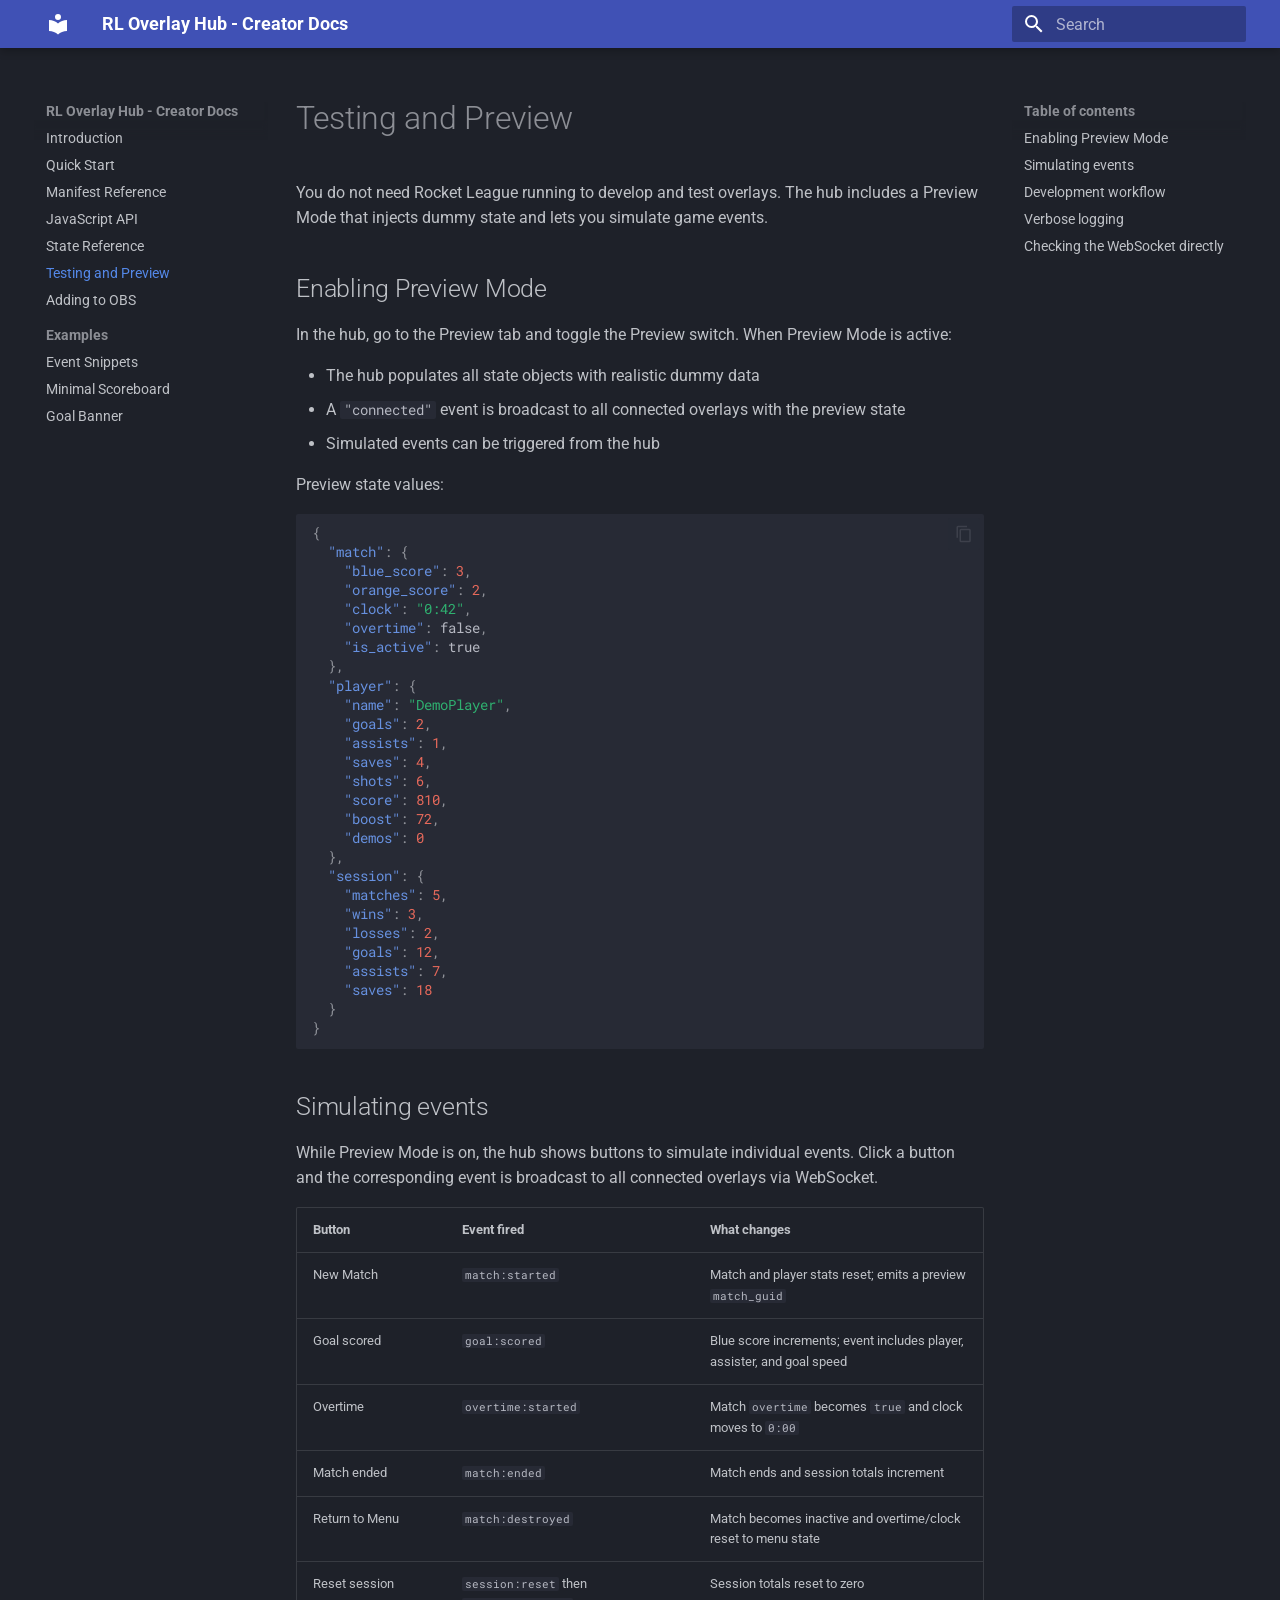
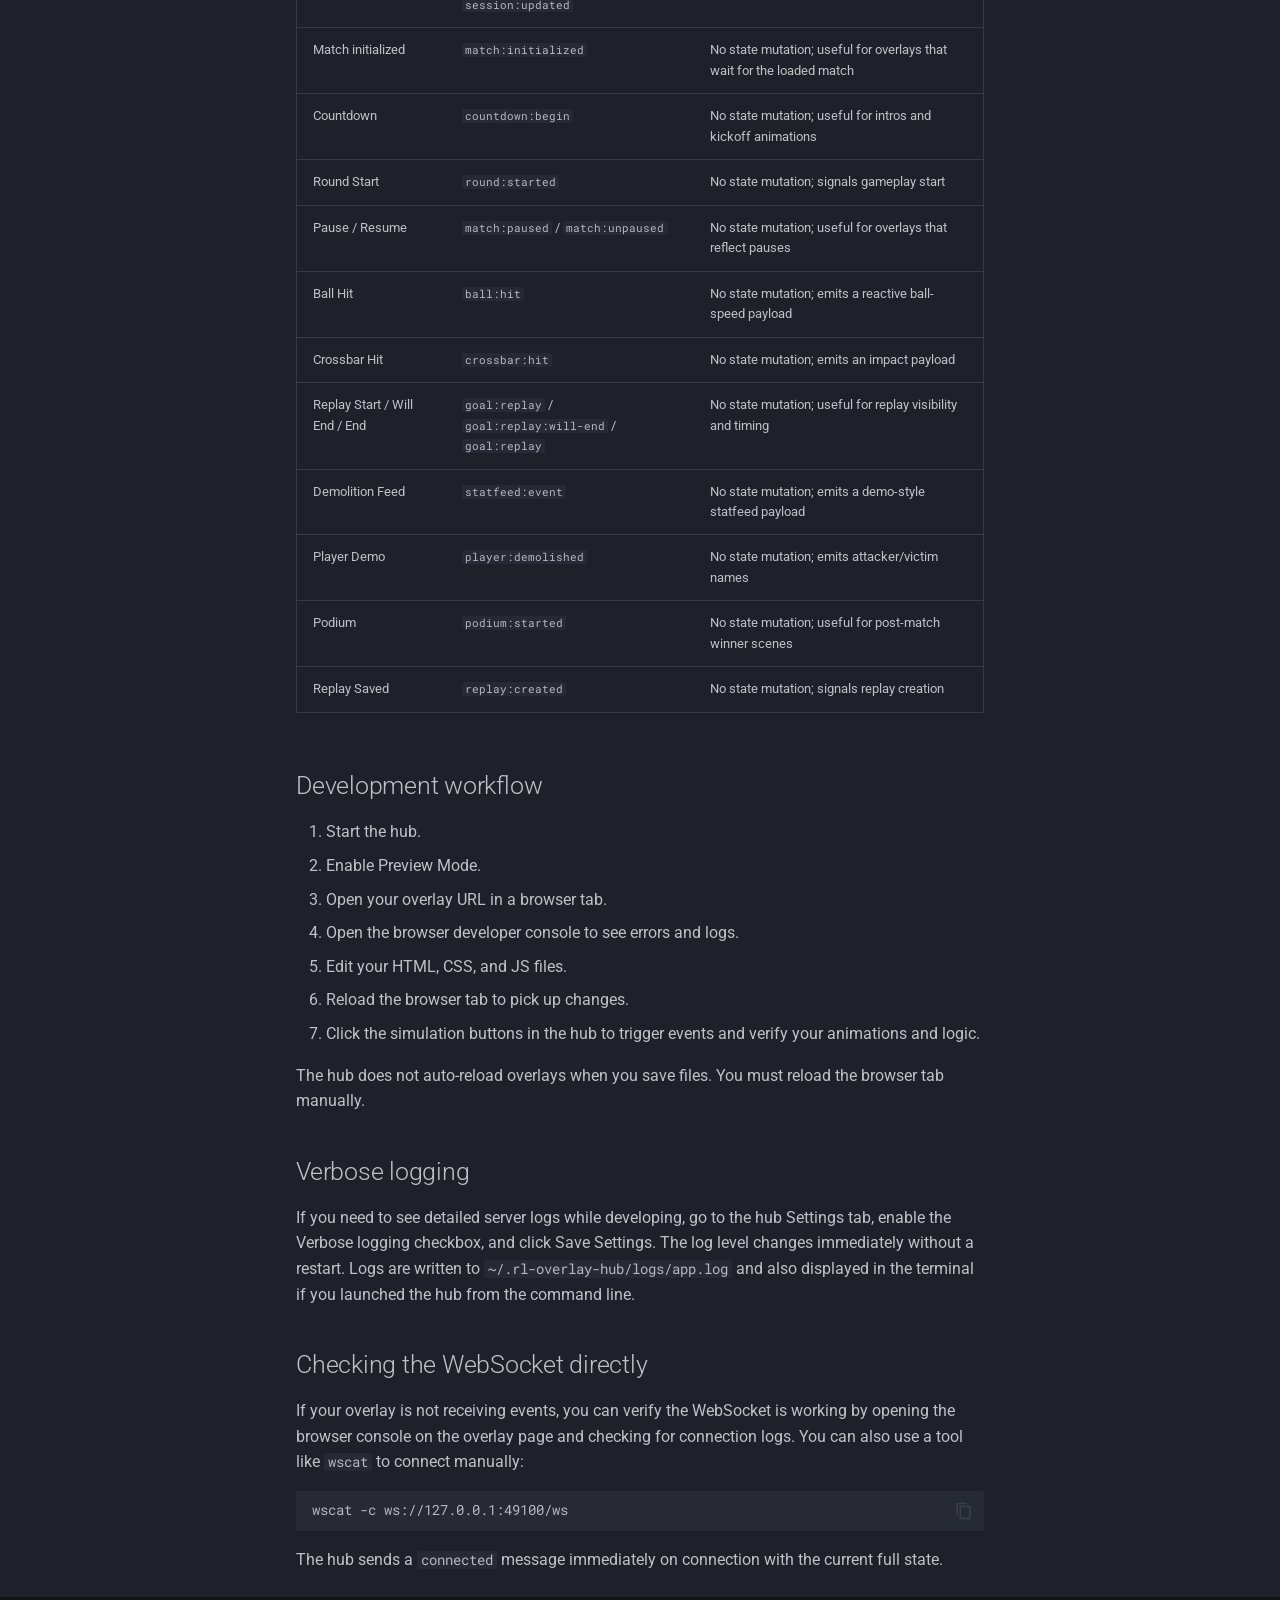
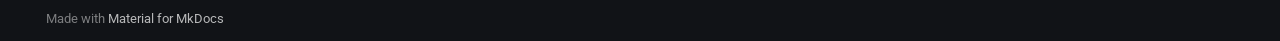
<file: testing/index.html>
<!doctype html>
<html lang="en" class="no-js">
  <head>
    
      <meta charset="utf-8">
      <meta name="viewport" content="width=device-width,initial-scale=1">
      
        <meta name="description" content="Documentation for building custom overlays with RL Overlay Hub">
      
      
      
      
        <link rel="prev" href="../state/">
      
      
        <link rel="next" href="../obs/">
      
      
        
      
      
      <link rel="icon" href="../assets/images/favicon.png">
      <meta name="generator" content="mkdocs-1.6.1, mkdocs-material-9.7.6">
    
    
      
        <title>Testing and Preview - RL Overlay Hub - Creator Docs</title>
      
    
    
      <link rel="stylesheet" href="../assets/stylesheets/main.484c7ddc.min.css">
      
        
        <link rel="stylesheet" href="../assets/stylesheets/palette.ab4e12ef.min.css">
      
      


    
    
      
    
    
      
        
        
        <link rel="preconnect" href="https://fonts.gstatic.com" crossorigin>
        <link rel="stylesheet" href="https://fonts.googleapis.com/css?family=Roboto:300,300i,400,400i,700,700i%7CRoboto+Mono:400,400i,700,700i&display=fallback">
        <style>:root{--md-text-font:"Roboto";--md-code-font:"Roboto Mono"}</style>
      
    
    
    <script>__md_scope=new URL("..",location),__md_hash=e=>[...e].reduce(((e,_)=>(e<<5)-e+_.charCodeAt(0)),0),__md_get=(e,_=localStorage,t=__md_scope)=>JSON.parse(_.getItem(t.pathname+"."+e)),__md_set=(e,_,t=localStorage,a=__md_scope)=>{try{t.setItem(a.pathname+"."+e,JSON.stringify(_))}catch(e){}}</script>
    
      

    
    
  </head>
  
  
    
    
      
    
    
    
    
    <body dir="ltr" data-md-color-scheme="slate" data-md-color-primary="indigo" data-md-color-accent="indigo">
  
    
    <input class="md-toggle" data-md-toggle="drawer" type="checkbox" id="__drawer" autocomplete="off">
    <input class="md-toggle" data-md-toggle="search" type="checkbox" id="__search" autocomplete="off">
    <label class="md-overlay" for="__drawer"></label>
    <div data-md-component="skip">
      
        
        <a href="#testing-and-preview" class="md-skip">
          Skip to content
        </a>
      
    </div>
    <div data-md-component="announce">
      
    </div>
    
    
      

  

<header class="md-header md-header--shadow" data-md-component="header">
  <nav class="md-header__inner md-grid" aria-label="Header">
    <a href=".." title="RL Overlay Hub - Creator Docs" class="md-header__button md-logo" aria-label="RL Overlay Hub - Creator Docs" data-md-component="logo">
      
  
  <svg xmlns="http://www.w3.org/2000/svg" viewBox="0 0 24 24"><path d="M12 8a3 3 0 0 0 3-3 3 3 0 0 0-3-3 3 3 0 0 0-3 3 3 3 0 0 0 3 3m0 3.54C9.64 9.35 6.5 8 3 8v11c3.5 0 6.64 1.35 9 3.54 2.36-2.19 5.5-3.54 9-3.54V8c-3.5 0-6.64 1.35-9 3.54"/></svg>

    </a>
    <label class="md-header__button md-icon" for="__drawer">
      
      <svg xmlns="http://www.w3.org/2000/svg" viewBox="0 0 24 24"><path d="M3 6h18v2H3zm0 5h18v2H3zm0 5h18v2H3z"/></svg>
    </label>
    <div class="md-header__title" data-md-component="header-title">
      <div class="md-header__ellipsis">
        <div class="md-header__topic">
          <span class="md-ellipsis">
            RL Overlay Hub - Creator Docs
          </span>
        </div>
        <div class="md-header__topic" data-md-component="header-topic">
          <span class="md-ellipsis">
            
              Testing and Preview
            
          </span>
        </div>
      </div>
    </div>
    
      
        <form class="md-header__option" data-md-component="palette">
  
    
    
    
    <input class="md-option" data-md-color-media="" data-md-color-scheme="slate" data-md-color-primary="indigo" data-md-color-accent="indigo"  aria-hidden="true"  type="radio" name="__palette" id="__palette_0">
    
  
</form>
      
    
    
      <script>var palette=__md_get("__palette");if(palette&&palette.color){if("(prefers-color-scheme)"===palette.color.media){var media=matchMedia("(prefers-color-scheme: light)"),input=document.querySelector(media.matches?"[data-md-color-media='(prefers-color-scheme: light)']":"[data-md-color-media='(prefers-color-scheme: dark)']");palette.color.media=input.getAttribute("data-md-color-media"),palette.color.scheme=input.getAttribute("data-md-color-scheme"),palette.color.primary=input.getAttribute("data-md-color-primary"),palette.color.accent=input.getAttribute("data-md-color-accent")}for(var[key,value]of Object.entries(palette.color))document.body.setAttribute("data-md-color-"+key,value)}</script>
    
    
    
      
      
        <label class="md-header__button md-icon" for="__search">
          
          <svg xmlns="http://www.w3.org/2000/svg" viewBox="0 0 24 24"><path d="M9.5 3A6.5 6.5 0 0 1 16 9.5c0 1.61-.59 3.09-1.56 4.23l.27.27h.79l5 5-1.5 1.5-5-5v-.79l-.27-.27A6.52 6.52 0 0 1 9.5 16 6.5 6.5 0 0 1 3 9.5 6.5 6.5 0 0 1 9.5 3m0 2C7 5 5 7 5 9.5S7 14 9.5 14 14 12 14 9.5 12 5 9.5 5"/></svg>
        </label>
        <div class="md-search" data-md-component="search" role="dialog">
  <label class="md-search__overlay" for="__search"></label>
  <div class="md-search__inner" role="search">
    <form class="md-search__form" name="search">
      <input type="text" class="md-search__input" name="query" aria-label="Search" placeholder="Search" autocapitalize="off" autocorrect="off" autocomplete="off" spellcheck="false" data-md-component="search-query" required>
      <label class="md-search__icon md-icon" for="__search">
        
        <svg xmlns="http://www.w3.org/2000/svg" viewBox="0 0 24 24"><path d="M9.5 3A6.5 6.5 0 0 1 16 9.5c0 1.61-.59 3.09-1.56 4.23l.27.27h.79l5 5-1.5 1.5-5-5v-.79l-.27-.27A6.52 6.52 0 0 1 9.5 16 6.5 6.5 0 0 1 3 9.5 6.5 6.5 0 0 1 9.5 3m0 2C7 5 5 7 5 9.5S7 14 9.5 14 14 12 14 9.5 12 5 9.5 5"/></svg>
        
        <svg xmlns="http://www.w3.org/2000/svg" viewBox="0 0 24 24"><path d="M20 11v2H8l5.5 5.5-1.42 1.42L4.16 12l7.92-7.92L13.5 5.5 8 11z"/></svg>
      </label>
      <nav class="md-search__options" aria-label="Search">
        
        <button type="reset" class="md-search__icon md-icon" title="Clear" aria-label="Clear" tabindex="-1">
          
          <svg xmlns="http://www.w3.org/2000/svg" viewBox="0 0 24 24"><path d="M19 6.41 17.59 5 12 10.59 6.41 5 5 6.41 10.59 12 5 17.59 6.41 19 12 13.41 17.59 19 19 17.59 13.41 12z"/></svg>
        </button>
      </nav>
      
    </form>
    <div class="md-search__output">
      <div class="md-search__scrollwrap" tabindex="0" data-md-scrollfix>
        <div class="md-search-result" data-md-component="search-result">
          <div class="md-search-result__meta">
            Initializing search
          </div>
          <ol class="md-search-result__list" role="presentation"></ol>
        </div>
      </div>
    </div>
  </div>
</div>
      
    
    
  </nav>
  
</header>
    
    <div class="md-container" data-md-component="container">
      
      
        
          
        
      
      <main class="md-main" data-md-component="main">
        <div class="md-main__inner md-grid">
          
            
              
              <div class="md-sidebar md-sidebar--primary" data-md-component="sidebar" data-md-type="navigation" >
                <div class="md-sidebar__scrollwrap">
                  <div class="md-sidebar__inner">
                    



<nav class="md-nav md-nav--primary" aria-label="Navigation" data-md-level="0">
  <label class="md-nav__title" for="__drawer">
    <a href=".." title="RL Overlay Hub - Creator Docs" class="md-nav__button md-logo" aria-label="RL Overlay Hub - Creator Docs" data-md-component="logo">
      
  
  <svg xmlns="http://www.w3.org/2000/svg" viewBox="0 0 24 24"><path d="M12 8a3 3 0 0 0 3-3 3 3 0 0 0-3-3 3 3 0 0 0-3 3 3 3 0 0 0 3 3m0 3.54C9.64 9.35 6.5 8 3 8v11c3.5 0 6.64 1.35 9 3.54 2.36-2.19 5.5-3.54 9-3.54V8c-3.5 0-6.64 1.35-9 3.54"/></svg>

    </a>
    RL Overlay Hub - Creator Docs
  </label>
  
  <ul class="md-nav__list" data-md-scrollfix>
    
      
      
  
  
  
  
    <li class="md-nav__item">
      <a href=".." class="md-nav__link">
        
  
  
  <span class="md-ellipsis">
    
  
    Introduction
  

    
  </span>
  
  

      </a>
    </li>
  

    
      
      
  
  
  
  
    <li class="md-nav__item">
      <a href="../quickstart/" class="md-nav__link">
        
  
  
  <span class="md-ellipsis">
    
  
    Quick Start
  

    
  </span>
  
  

      </a>
    </li>
  

    
      
      
  
  
  
  
    <li class="md-nav__item">
      <a href="../manifest/" class="md-nav__link">
        
  
  
  <span class="md-ellipsis">
    
  
    Manifest Reference
  

    
  </span>
  
  

      </a>
    </li>
  

    
      
      
  
  
  
  
    <li class="md-nav__item">
      <a href="../api/" class="md-nav__link">
        
  
  
  <span class="md-ellipsis">
    
  
    JavaScript API
  

    
  </span>
  
  

      </a>
    </li>
  

    
      
      
  
  
  
  
    <li class="md-nav__item">
      <a href="../state/" class="md-nav__link">
        
  
  
  <span class="md-ellipsis">
    
  
    State Reference
  

    
  </span>
  
  

      </a>
    </li>
  

    
      
      
  
  
    
  
  
  
    <li class="md-nav__item md-nav__item--active">
      
      <input class="md-nav__toggle md-toggle" type="checkbox" id="__toc">
      
      
        
      
      
        <label class="md-nav__link md-nav__link--active" for="__toc">
          
  
  
  <span class="md-ellipsis">
    
  
    Testing and Preview
  

    
  </span>
  
  

          <span class="md-nav__icon md-icon"></span>
        </label>
      
      <a href="./" class="md-nav__link md-nav__link--active">
        
  
  
  <span class="md-ellipsis">
    
  
    Testing and Preview
  

    
  </span>
  
  

      </a>
      
        

<nav class="md-nav md-nav--secondary" aria-label="Table of contents">
  
  
  
    
  
  
    <label class="md-nav__title" for="__toc">
      <span class="md-nav__icon md-icon"></span>
      Table of contents
    </label>
    <ul class="md-nav__list" data-md-component="toc" data-md-scrollfix>
      
        <li class="md-nav__item">
  <a href="#enabling-preview-mode" class="md-nav__link">
    <span class="md-ellipsis">
      
        Enabling Preview Mode
      
    </span>
  </a>
  
</li>
      
        <li class="md-nav__item">
  <a href="#simulating-events" class="md-nav__link">
    <span class="md-ellipsis">
      
        Simulating events
      
    </span>
  </a>
  
</li>
      
        <li class="md-nav__item">
  <a href="#development-workflow" class="md-nav__link">
    <span class="md-ellipsis">
      
        Development workflow
      
    </span>
  </a>
  
</li>
      
        <li class="md-nav__item">
  <a href="#verbose-logging" class="md-nav__link">
    <span class="md-ellipsis">
      
        Verbose logging
      
    </span>
  </a>
  
</li>
      
        <li class="md-nav__item">
  <a href="#checking-the-websocket-directly" class="md-nav__link">
    <span class="md-ellipsis">
      
        Checking the WebSocket directly
      
    </span>
  </a>
  
</li>
      
    </ul>
  
</nav>
      
    </li>
  

    
      
      
  
  
  
  
    <li class="md-nav__item">
      <a href="../obs/" class="md-nav__link">
        
  
  
  <span class="md-ellipsis">
    
  
    Adding to OBS
  

    
  </span>
  
  

      </a>
    </li>
  

    
      
      
  
  
  
  
    
    
    
    
      
        
        
      
    
    
    <li class="md-nav__item md-nav__item--section md-nav__item--nested">
      
        
        
          
        
        <input class="md-nav__toggle md-toggle md-toggle--indeterminate" type="checkbox" id="__nav_8" >
        
          
          <label class="md-nav__link" for="__nav_8" id="__nav_8_label" tabindex="">
            
  
  
  <span class="md-ellipsis">
    
  
    Examples
  

    
  </span>
  
  

            <span class="md-nav__icon md-icon"></span>
          </label>
        
        <nav class="md-nav" data-md-level="1" aria-labelledby="__nav_8_label" aria-expanded="false">
          <label class="md-nav__title" for="__nav_8">
            <span class="md-nav__icon md-icon"></span>
            
  
    Examples
  

          </label>
          <ul class="md-nav__list" data-md-scrollfix>
            
              
                
  
  
  
  
    <li class="md-nav__item">
      <a href="../examples/event-snippets/" class="md-nav__link">
        
  
  
  <span class="md-ellipsis">
    
  
    Event Snippets
  

    
  </span>
  
  

      </a>
    </li>
  

              
            
              
                
  
  
  
  
    <li class="md-nav__item">
      <a href="../examples/scoreboard/" class="md-nav__link">
        
  
  
  <span class="md-ellipsis">
    
  
    Minimal Scoreboard
  

    
  </span>
  
  

      </a>
    </li>
  

              
            
              
                
  
  
  
  
    <li class="md-nav__item">
      <a href="../examples/goal-banner/" class="md-nav__link">
        
  
  
  <span class="md-ellipsis">
    
  
    Goal Banner
  

    
  </span>
  
  

      </a>
    </li>
  

              
            
          </ul>
        </nav>
      
    </li>
  

    
  </ul>
</nav>
                  </div>
                </div>
              </div>
            
            
              
              <div class="md-sidebar md-sidebar--secondary" data-md-component="sidebar" data-md-type="toc" >
                <div class="md-sidebar__scrollwrap">
                  <div class="md-sidebar__inner">
                    

<nav class="md-nav md-nav--secondary" aria-label="Table of contents">
  
  
  
    
  
  
    <label class="md-nav__title" for="__toc">
      <span class="md-nav__icon md-icon"></span>
      Table of contents
    </label>
    <ul class="md-nav__list" data-md-component="toc" data-md-scrollfix>
      
        <li class="md-nav__item">
  <a href="#enabling-preview-mode" class="md-nav__link">
    <span class="md-ellipsis">
      
        Enabling Preview Mode
      
    </span>
  </a>
  
</li>
      
        <li class="md-nav__item">
  <a href="#simulating-events" class="md-nav__link">
    <span class="md-ellipsis">
      
        Simulating events
      
    </span>
  </a>
  
</li>
      
        <li class="md-nav__item">
  <a href="#development-workflow" class="md-nav__link">
    <span class="md-ellipsis">
      
        Development workflow
      
    </span>
  </a>
  
</li>
      
        <li class="md-nav__item">
  <a href="#verbose-logging" class="md-nav__link">
    <span class="md-ellipsis">
      
        Verbose logging
      
    </span>
  </a>
  
</li>
      
        <li class="md-nav__item">
  <a href="#checking-the-websocket-directly" class="md-nav__link">
    <span class="md-ellipsis">
      
        Checking the WebSocket directly
      
    </span>
  </a>
  
</li>
      
    </ul>
  
</nav>
                  </div>
                </div>
              </div>
            
          
          
            <div class="md-content" data-md-component="content">
              
              <article class="md-content__inner md-typeset">
                
                  



<h1 id="testing-and-preview">Testing and Preview<a class="headerlink" href="#testing-and-preview" title="Permanent link">&para;</a></h1>
<p>You do not need Rocket League running to develop and test overlays. The hub includes a Preview Mode that injects dummy state and lets you simulate game events.</p>
<h2 id="enabling-preview-mode">Enabling Preview Mode<a class="headerlink" href="#enabling-preview-mode" title="Permanent link">&para;</a></h2>
<p>In the hub, go to the Preview tab and toggle the Preview switch. When Preview Mode is active:</p>
<ul>
<li>The hub populates all state objects with realistic dummy data</li>
<li>A <code>"connected"</code> event is broadcast to all connected overlays with the preview state</li>
<li>Simulated events can be triggered from the hub</li>
</ul>
<p>Preview state values:</p>
<div class="highlight"><pre><span></span><code><a id="__codelineno-0-1" name="__codelineno-0-1" href="#__codelineno-0-1"></a><span class="p">{</span>
<a id="__codelineno-0-2" name="__codelineno-0-2" href="#__codelineno-0-2"></a><span class="w">  </span><span class="nt">&quot;match&quot;</span><span class="p">:</span><span class="w"> </span><span class="p">{</span>
<a id="__codelineno-0-3" name="__codelineno-0-3" href="#__codelineno-0-3"></a><span class="w">    </span><span class="nt">&quot;blue_score&quot;</span><span class="p">:</span><span class="w"> </span><span class="mi">3</span><span class="p">,</span>
<a id="__codelineno-0-4" name="__codelineno-0-4" href="#__codelineno-0-4"></a><span class="w">    </span><span class="nt">&quot;orange_score&quot;</span><span class="p">:</span><span class="w"> </span><span class="mi">2</span><span class="p">,</span>
<a id="__codelineno-0-5" name="__codelineno-0-5" href="#__codelineno-0-5"></a><span class="w">    </span><span class="nt">&quot;clock&quot;</span><span class="p">:</span><span class="w"> </span><span class="s2">&quot;0:42&quot;</span><span class="p">,</span>
<a id="__codelineno-0-6" name="__codelineno-0-6" href="#__codelineno-0-6"></a><span class="w">    </span><span class="nt">&quot;overtime&quot;</span><span class="p">:</span><span class="w"> </span><span class="kc">false</span><span class="p">,</span>
<a id="__codelineno-0-7" name="__codelineno-0-7" href="#__codelineno-0-7"></a><span class="w">    </span><span class="nt">&quot;is_active&quot;</span><span class="p">:</span><span class="w"> </span><span class="kc">true</span>
<a id="__codelineno-0-8" name="__codelineno-0-8" href="#__codelineno-0-8"></a><span class="w">  </span><span class="p">},</span>
<a id="__codelineno-0-9" name="__codelineno-0-9" href="#__codelineno-0-9"></a><span class="w">  </span><span class="nt">&quot;player&quot;</span><span class="p">:</span><span class="w"> </span><span class="p">{</span>
<a id="__codelineno-0-10" name="__codelineno-0-10" href="#__codelineno-0-10"></a><span class="w">    </span><span class="nt">&quot;name&quot;</span><span class="p">:</span><span class="w"> </span><span class="s2">&quot;DemoPlayer&quot;</span><span class="p">,</span>
<a id="__codelineno-0-11" name="__codelineno-0-11" href="#__codelineno-0-11"></a><span class="w">    </span><span class="nt">&quot;goals&quot;</span><span class="p">:</span><span class="w"> </span><span class="mi">2</span><span class="p">,</span>
<a id="__codelineno-0-12" name="__codelineno-0-12" href="#__codelineno-0-12"></a><span class="w">    </span><span class="nt">&quot;assists&quot;</span><span class="p">:</span><span class="w"> </span><span class="mi">1</span><span class="p">,</span>
<a id="__codelineno-0-13" name="__codelineno-0-13" href="#__codelineno-0-13"></a><span class="w">    </span><span class="nt">&quot;saves&quot;</span><span class="p">:</span><span class="w"> </span><span class="mi">4</span><span class="p">,</span>
<a id="__codelineno-0-14" name="__codelineno-0-14" href="#__codelineno-0-14"></a><span class="w">    </span><span class="nt">&quot;shots&quot;</span><span class="p">:</span><span class="w"> </span><span class="mi">6</span><span class="p">,</span>
<a id="__codelineno-0-15" name="__codelineno-0-15" href="#__codelineno-0-15"></a><span class="w">    </span><span class="nt">&quot;score&quot;</span><span class="p">:</span><span class="w"> </span><span class="mi">810</span><span class="p">,</span>
<a id="__codelineno-0-16" name="__codelineno-0-16" href="#__codelineno-0-16"></a><span class="w">    </span><span class="nt">&quot;boost&quot;</span><span class="p">:</span><span class="w"> </span><span class="mi">72</span><span class="p">,</span>
<a id="__codelineno-0-17" name="__codelineno-0-17" href="#__codelineno-0-17"></a><span class="w">    </span><span class="nt">&quot;demos&quot;</span><span class="p">:</span><span class="w"> </span><span class="mi">0</span>
<a id="__codelineno-0-18" name="__codelineno-0-18" href="#__codelineno-0-18"></a><span class="w">  </span><span class="p">},</span>
<a id="__codelineno-0-19" name="__codelineno-0-19" href="#__codelineno-0-19"></a><span class="w">  </span><span class="nt">&quot;session&quot;</span><span class="p">:</span><span class="w"> </span><span class="p">{</span>
<a id="__codelineno-0-20" name="__codelineno-0-20" href="#__codelineno-0-20"></a><span class="w">    </span><span class="nt">&quot;matches&quot;</span><span class="p">:</span><span class="w"> </span><span class="mi">5</span><span class="p">,</span>
<a id="__codelineno-0-21" name="__codelineno-0-21" href="#__codelineno-0-21"></a><span class="w">    </span><span class="nt">&quot;wins&quot;</span><span class="p">:</span><span class="w"> </span><span class="mi">3</span><span class="p">,</span>
<a id="__codelineno-0-22" name="__codelineno-0-22" href="#__codelineno-0-22"></a><span class="w">    </span><span class="nt">&quot;losses&quot;</span><span class="p">:</span><span class="w"> </span><span class="mi">2</span><span class="p">,</span>
<a id="__codelineno-0-23" name="__codelineno-0-23" href="#__codelineno-0-23"></a><span class="w">    </span><span class="nt">&quot;goals&quot;</span><span class="p">:</span><span class="w"> </span><span class="mi">12</span><span class="p">,</span>
<a id="__codelineno-0-24" name="__codelineno-0-24" href="#__codelineno-0-24"></a><span class="w">    </span><span class="nt">&quot;assists&quot;</span><span class="p">:</span><span class="w"> </span><span class="mi">7</span><span class="p">,</span>
<a id="__codelineno-0-25" name="__codelineno-0-25" href="#__codelineno-0-25"></a><span class="w">    </span><span class="nt">&quot;saves&quot;</span><span class="p">:</span><span class="w"> </span><span class="mi">18</span>
<a id="__codelineno-0-26" name="__codelineno-0-26" href="#__codelineno-0-26"></a><span class="w">  </span><span class="p">}</span>
<a id="__codelineno-0-27" name="__codelineno-0-27" href="#__codelineno-0-27"></a><span class="p">}</span>
</code></pre></div>
<h2 id="simulating-events">Simulating events<a class="headerlink" href="#simulating-events" title="Permanent link">&para;</a></h2>
<p>While Preview Mode is on, the hub shows buttons to simulate individual events. Click a button and the corresponding event is broadcast to all connected overlays via WebSocket.</p>
<table>
<thead>
<tr>
<th>Button</th>
<th>Event fired</th>
<th>What changes</th>
</tr>
</thead>
<tbody>
<tr>
<td>New Match</td>
<td><code>match:started</code></td>
<td>Match and player stats reset; emits a preview <code>match_guid</code></td>
</tr>
<tr>
<td>Goal scored</td>
<td><code>goal:scored</code></td>
<td>Blue score increments; event includes player, assister, and goal speed</td>
</tr>
<tr>
<td>Overtime</td>
<td><code>overtime:started</code></td>
<td>Match <code>overtime</code> becomes <code>true</code> and clock moves to <code>0:00</code></td>
</tr>
<tr>
<td>Match ended</td>
<td><code>match:ended</code></td>
<td>Match ends and session totals increment</td>
</tr>
<tr>
<td>Return to Menu</td>
<td><code>match:destroyed</code></td>
<td>Match becomes inactive and overtime/clock reset to menu state</td>
</tr>
<tr>
<td>Reset session</td>
<td><code>session:reset</code> then <code>session:updated</code></td>
<td>Session totals reset to zero</td>
</tr>
<tr>
<td>Match initialized</td>
<td><code>match:initialized</code></td>
<td>No state mutation; useful for overlays that wait for the loaded match</td>
</tr>
<tr>
<td>Countdown</td>
<td><code>countdown:begin</code></td>
<td>No state mutation; useful for intros and kickoff animations</td>
</tr>
<tr>
<td>Round Start</td>
<td><code>round:started</code></td>
<td>No state mutation; signals gameplay start</td>
</tr>
<tr>
<td>Pause / Resume</td>
<td><code>match:paused</code> / <code>match:unpaused</code></td>
<td>No state mutation; useful for overlays that reflect pauses</td>
</tr>
<tr>
<td>Ball Hit</td>
<td><code>ball:hit</code></td>
<td>No state mutation; emits a reactive ball-speed payload</td>
</tr>
<tr>
<td>Crossbar Hit</td>
<td><code>crossbar:hit</code></td>
<td>No state mutation; emits an impact payload</td>
</tr>
<tr>
<td>Replay Start / Will End / End</td>
<td><code>goal:replay</code> / <code>goal:replay:will-end</code> / <code>goal:replay</code></td>
<td>No state mutation; useful for replay visibility and timing</td>
</tr>
<tr>
<td>Demolition Feed</td>
<td><code>statfeed:event</code></td>
<td>No state mutation; emits a demo-style statfeed payload</td>
</tr>
<tr>
<td>Player Demo</td>
<td><code>player:demolished</code></td>
<td>No state mutation; emits attacker/victim names</td>
</tr>
<tr>
<td>Podium</td>
<td><code>podium:started</code></td>
<td>No state mutation; useful for post-match winner scenes</td>
</tr>
<tr>
<td>Replay Saved</td>
<td><code>replay:created</code></td>
<td>No state mutation; signals replay creation</td>
</tr>
</tbody>
</table>
<h2 id="development-workflow">Development workflow<a class="headerlink" href="#development-workflow" title="Permanent link">&para;</a></h2>
<ol>
<li>Start the hub.</li>
<li>Enable Preview Mode.</li>
<li>Open your overlay URL in a browser tab.</li>
<li>Open the browser developer console to see errors and logs.</li>
<li>Edit your HTML, CSS, and JS files.</li>
<li>Reload the browser tab to pick up changes.</li>
<li>Click the simulation buttons in the hub to trigger events and verify your animations and logic.</li>
</ol>
<p>The hub does not auto-reload overlays when you save files. You must reload the browser tab manually.</p>
<h2 id="verbose-logging">Verbose logging<a class="headerlink" href="#verbose-logging" title="Permanent link">&para;</a></h2>
<p>If you need to see detailed server logs while developing, go to the hub Settings tab, enable the Verbose logging checkbox, and click Save Settings. The log level changes immediately without a restart. Logs are written to <code>~/.rl-overlay-hub/logs/app.log</code> and also displayed in the terminal if you launched the hub from the command line.</p>
<h2 id="checking-the-websocket-directly">Checking the WebSocket directly<a class="headerlink" href="#checking-the-websocket-directly" title="Permanent link">&para;</a></h2>
<p>If your overlay is not receiving events, you can verify the WebSocket is working by opening the browser console on the overlay page and checking for connection logs. You can also use a tool like <code>wscat</code> to connect manually:</p>
<div class="highlight"><pre><span></span><code><a id="__codelineno-1-1" name="__codelineno-1-1" href="#__codelineno-1-1"></a>wscat -c ws://127.0.0.1:49100/ws
</code></pre></div>
<p>The hub sends a <code>connected</code> message immediately on connection with the current full state.</p>












                
              </article>
            </div>
          
          
<script>var target=document.getElementById(location.hash.slice(1));target&&target.name&&(target.checked=target.name.startsWith("__tabbed_"))</script>
        </div>
        
          <button type="button" class="md-top md-icon" data-md-component="top" hidden>
  
  <svg xmlns="http://www.w3.org/2000/svg" viewBox="0 0 24 24"><path d="M13 20h-2V8l-5.5 5.5-1.42-1.42L12 4.16l7.92 7.92-1.42 1.42L13 8z"/></svg>
  Back to top
</button>
        
      </main>
      
        <footer class="md-footer">
  
  <div class="md-footer-meta md-typeset">
    <div class="md-footer-meta__inner md-grid">
      <div class="md-copyright">
  
  
    Made with
    <a href="https://squidfunk.github.io/mkdocs-material/" target="_blank" rel="noopener">
      Material for MkDocs
    </a>
  
</div>
      
    </div>
  </div>
</footer>
      
    </div>
    <div class="md-dialog" data-md-component="dialog">
      <div class="md-dialog__inner md-typeset"></div>
    </div>
    
    
    
      
      
      <script id="__config" type="application/json">{"annotate": null, "base": "..", "features": ["navigation.sections", "navigation.expand", "navigation.top", "content.code.copy", "toc.follow"], "search": "../assets/javascripts/workers/search.2c215733.min.js", "tags": null, "translations": {"clipboard.copied": "Copied to clipboard", "clipboard.copy": "Copy to clipboard", "search.result.more.one": "1 more on this page", "search.result.more.other": "# more on this page", "search.result.none": "No matching documents", "search.result.one": "1 matching document", "search.result.other": "# matching documents", "search.result.placeholder": "Type to start searching", "search.result.term.missing": "Missing", "select.version": "Select version"}, "version": null}</script>
    
    
      <script src="../assets/javascripts/bundle.79ae519e.min.js"></script>
      
    
  </body>
</html>
</file>
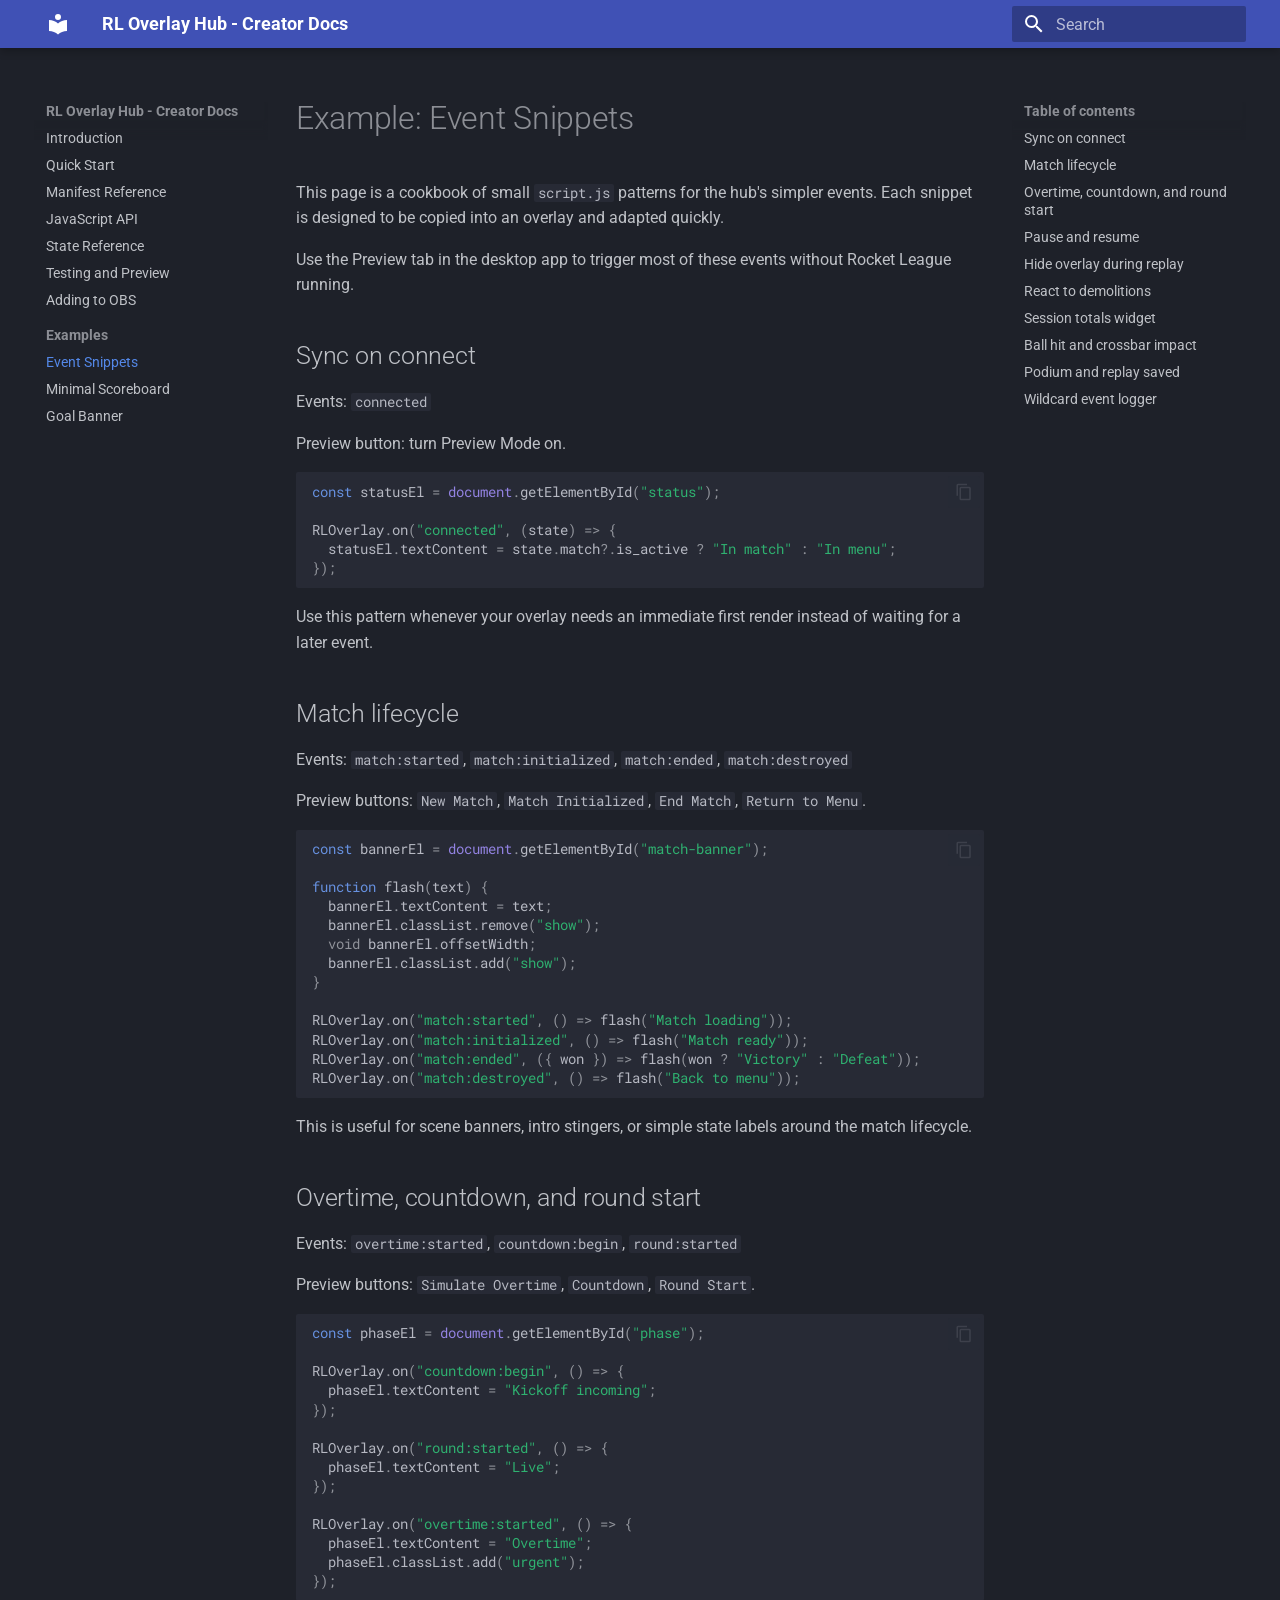
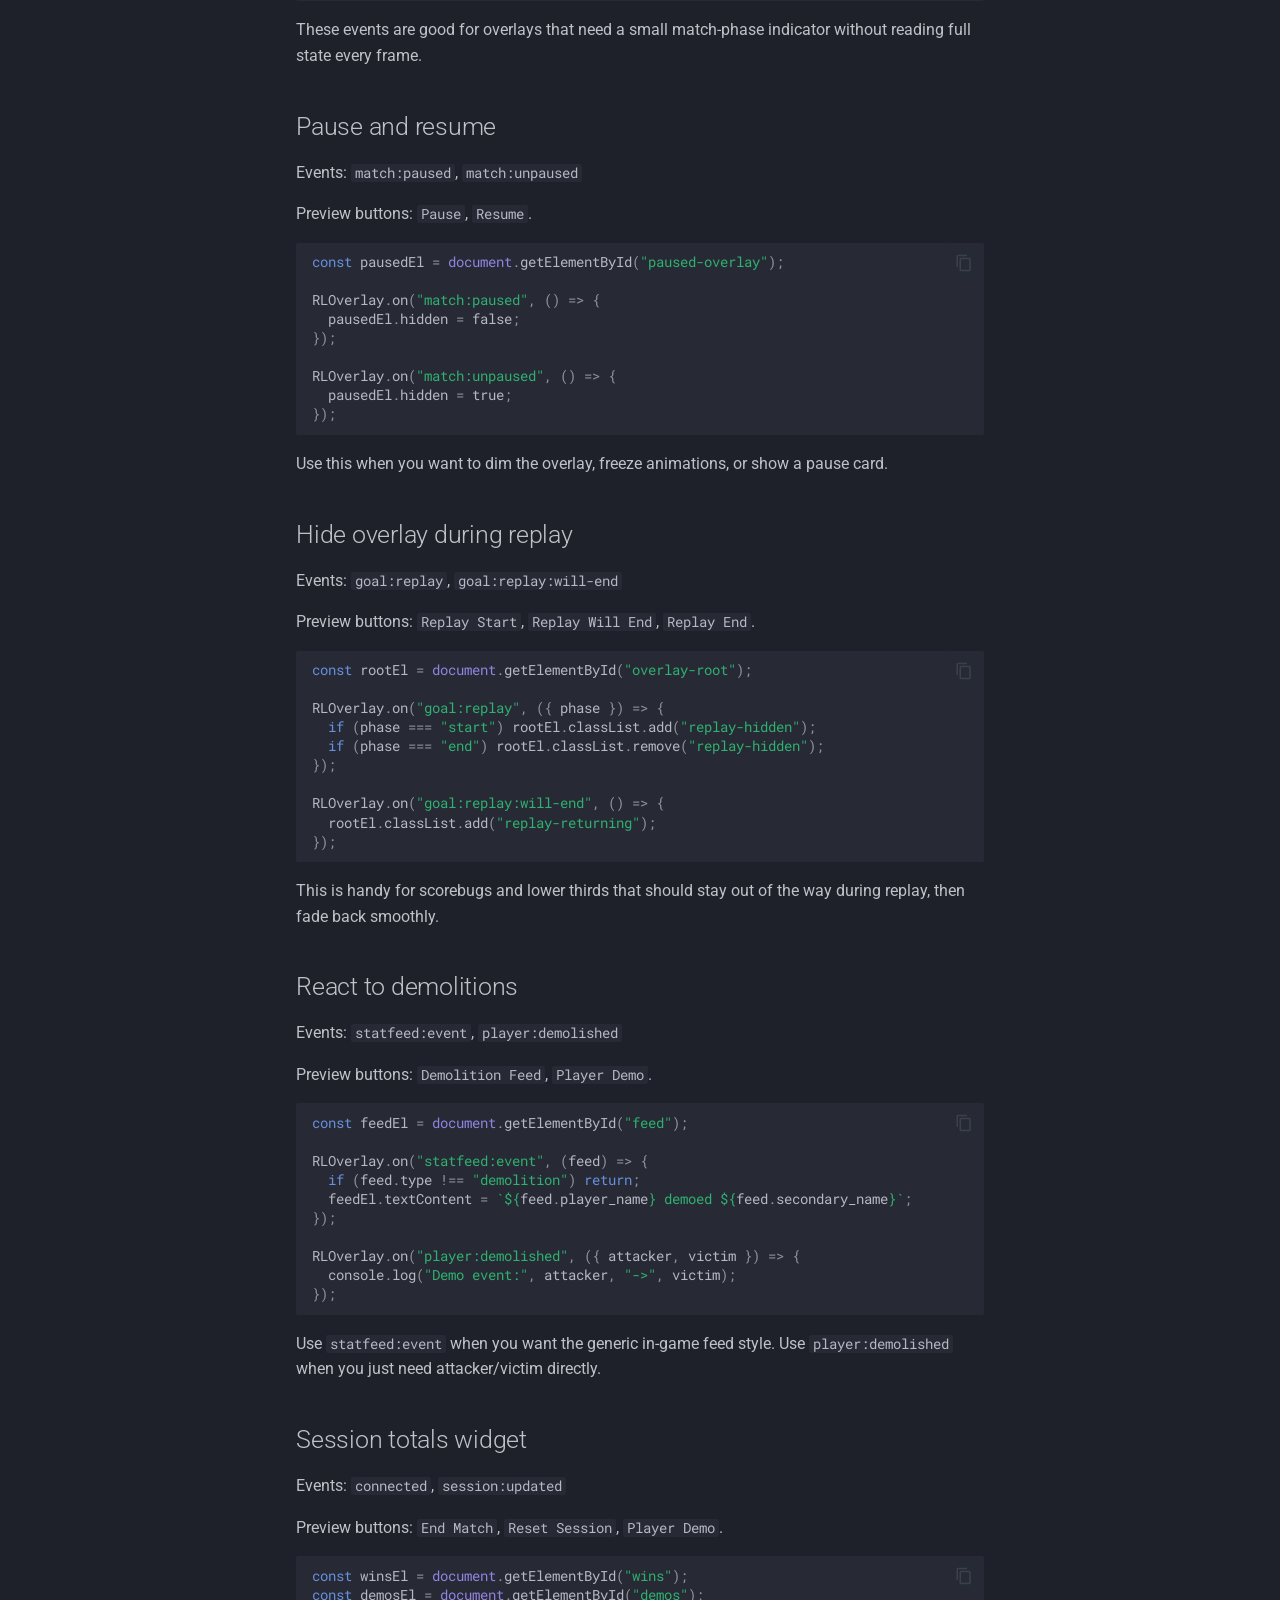
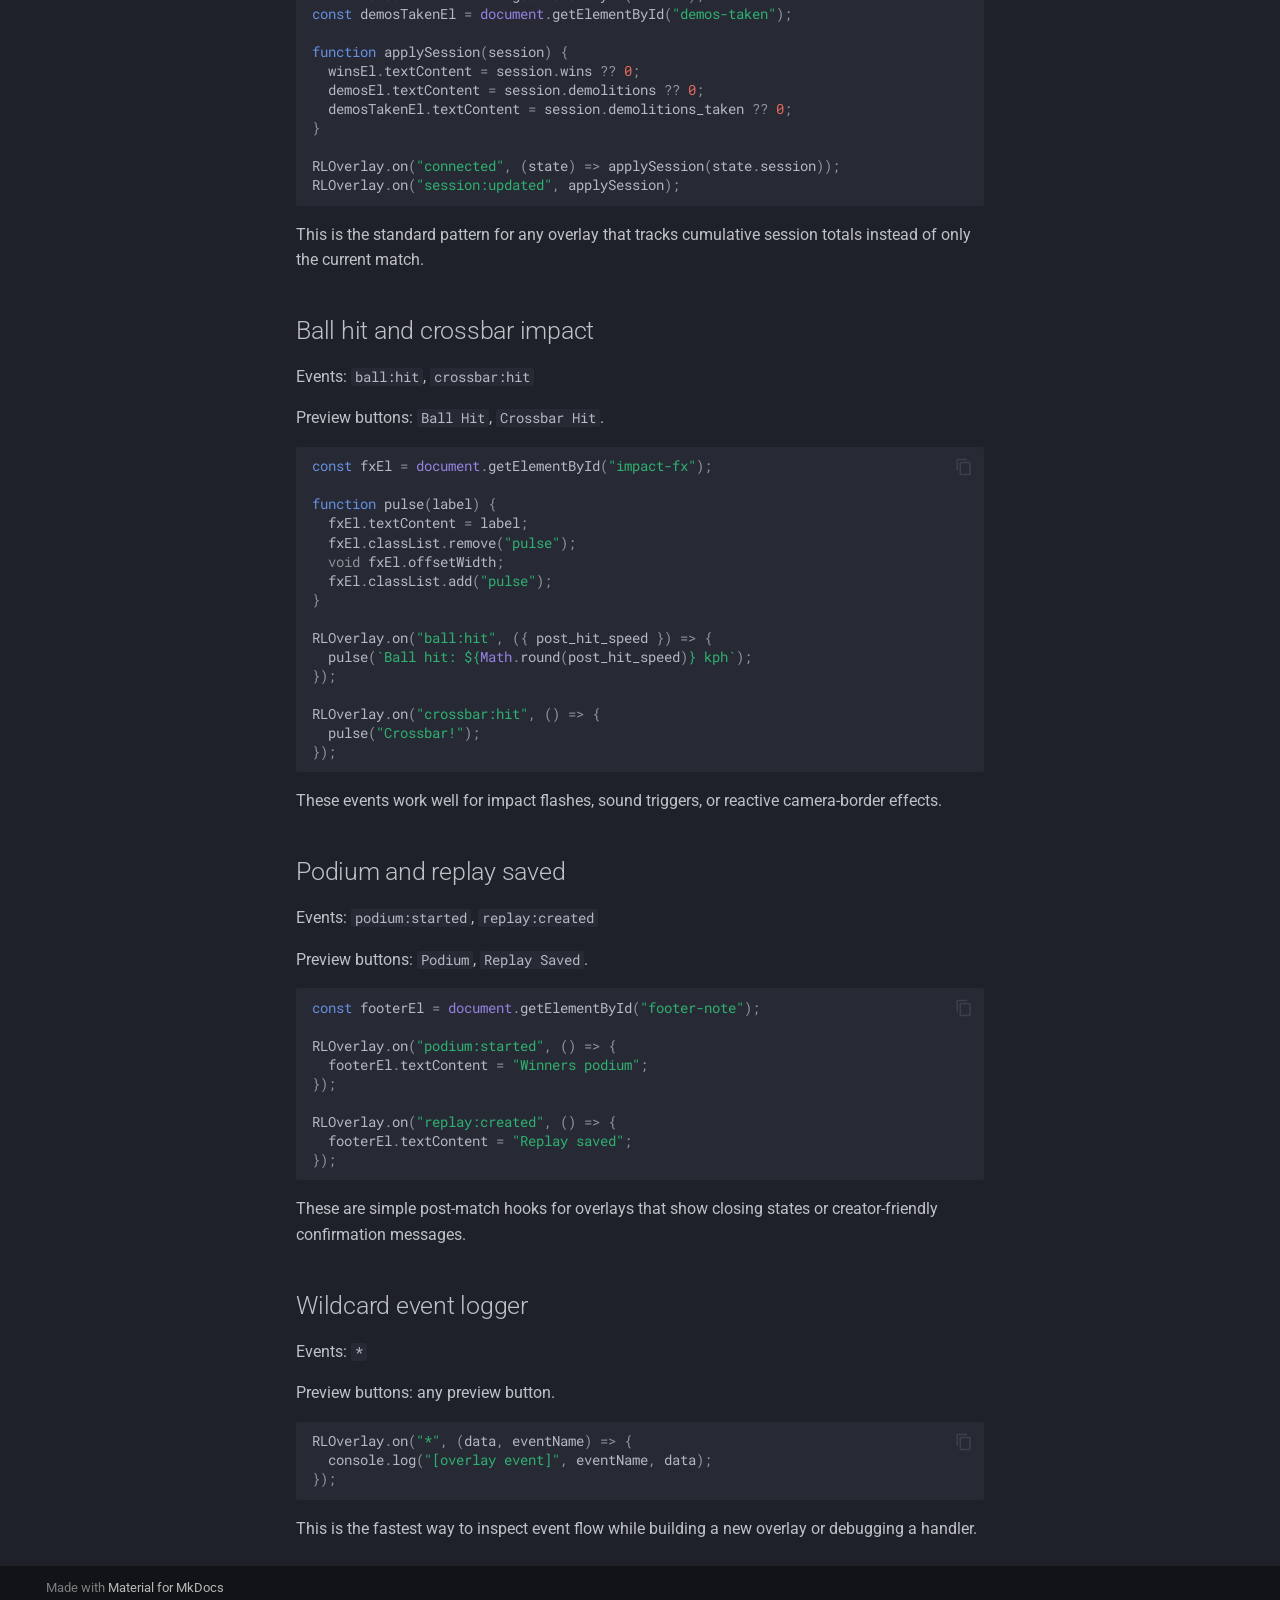
<file: examples/event-snippets/index.html>
<!doctype html>
<html lang="en" class="no-js">
  <head>
    
      <meta charset="utf-8">
      <meta name="viewport" content="width=device-width,initial-scale=1">
      
        <meta name="description" content="Documentation for building custom overlays with RL Overlay Hub">
      
      
      
      
        <link rel="prev" href="../../obs/">
      
      
        <link rel="next" href="../scoreboard/">
      
      
        
      
      
      <link rel="icon" href="../../assets/images/favicon.png">
      <meta name="generator" content="mkdocs-1.6.1, mkdocs-material-9.7.6">
    
    
      
        <title>Event Snippets - RL Overlay Hub - Creator Docs</title>
      
    
    
      <link rel="stylesheet" href="../../assets/stylesheets/main.484c7ddc.min.css">
      
        
        <link rel="stylesheet" href="../../assets/stylesheets/palette.ab4e12ef.min.css">
      
      


    
    
      
    
    
      
        
        
        <link rel="preconnect" href="https://fonts.gstatic.com" crossorigin>
        <link rel="stylesheet" href="https://fonts.googleapis.com/css?family=Roboto:300,300i,400,400i,700,700i%7CRoboto+Mono:400,400i,700,700i&display=fallback">
        <style>:root{--md-text-font:"Roboto";--md-code-font:"Roboto Mono"}</style>
      
    
    
    <script>__md_scope=new URL("../..",location),__md_hash=e=>[...e].reduce(((e,_)=>(e<<5)-e+_.charCodeAt(0)),0),__md_get=(e,_=localStorage,t=__md_scope)=>JSON.parse(_.getItem(t.pathname+"."+e)),__md_set=(e,_,t=localStorage,a=__md_scope)=>{try{t.setItem(a.pathname+"."+e,JSON.stringify(_))}catch(e){}}</script>
    
      

    
    
  </head>
  
  
    
    
      
    
    
    
    
    <body dir="ltr" data-md-color-scheme="slate" data-md-color-primary="indigo" data-md-color-accent="indigo">
  
    
    <input class="md-toggle" data-md-toggle="drawer" type="checkbox" id="__drawer" autocomplete="off">
    <input class="md-toggle" data-md-toggle="search" type="checkbox" id="__search" autocomplete="off">
    <label class="md-overlay" for="__drawer"></label>
    <div data-md-component="skip">
      
        
        <a href="#example-event-snippets" class="md-skip">
          Skip to content
        </a>
      
    </div>
    <div data-md-component="announce">
      
    </div>
    
    
      

  

<header class="md-header md-header--shadow" data-md-component="header">
  <nav class="md-header__inner md-grid" aria-label="Header">
    <a href="../.." title="RL Overlay Hub - Creator Docs" class="md-header__button md-logo" aria-label="RL Overlay Hub - Creator Docs" data-md-component="logo">
      
  
  <svg xmlns="http://www.w3.org/2000/svg" viewBox="0 0 24 24"><path d="M12 8a3 3 0 0 0 3-3 3 3 0 0 0-3-3 3 3 0 0 0-3 3 3 3 0 0 0 3 3m0 3.54C9.64 9.35 6.5 8 3 8v11c3.5 0 6.64 1.35 9 3.54 2.36-2.19 5.5-3.54 9-3.54V8c-3.5 0-6.64 1.35-9 3.54"/></svg>

    </a>
    <label class="md-header__button md-icon" for="__drawer">
      
      <svg xmlns="http://www.w3.org/2000/svg" viewBox="0 0 24 24"><path d="M3 6h18v2H3zm0 5h18v2H3zm0 5h18v2H3z"/></svg>
    </label>
    <div class="md-header__title" data-md-component="header-title">
      <div class="md-header__ellipsis">
        <div class="md-header__topic">
          <span class="md-ellipsis">
            RL Overlay Hub - Creator Docs
          </span>
        </div>
        <div class="md-header__topic" data-md-component="header-topic">
          <span class="md-ellipsis">
            
              Event Snippets
            
          </span>
        </div>
      </div>
    </div>
    
      
        <form class="md-header__option" data-md-component="palette">
  
    
    
    
    <input class="md-option" data-md-color-media="" data-md-color-scheme="slate" data-md-color-primary="indigo" data-md-color-accent="indigo"  aria-hidden="true"  type="radio" name="__palette" id="__palette_0">
    
  
</form>
      
    
    
      <script>var palette=__md_get("__palette");if(palette&&palette.color){if("(prefers-color-scheme)"===palette.color.media){var media=matchMedia("(prefers-color-scheme: light)"),input=document.querySelector(media.matches?"[data-md-color-media='(prefers-color-scheme: light)']":"[data-md-color-media='(prefers-color-scheme: dark)']");palette.color.media=input.getAttribute("data-md-color-media"),palette.color.scheme=input.getAttribute("data-md-color-scheme"),palette.color.primary=input.getAttribute("data-md-color-primary"),palette.color.accent=input.getAttribute("data-md-color-accent")}for(var[key,value]of Object.entries(palette.color))document.body.setAttribute("data-md-color-"+key,value)}</script>
    
    
    
      
      
        <label class="md-header__button md-icon" for="__search">
          
          <svg xmlns="http://www.w3.org/2000/svg" viewBox="0 0 24 24"><path d="M9.5 3A6.5 6.5 0 0 1 16 9.5c0 1.61-.59 3.09-1.56 4.23l.27.27h.79l5 5-1.5 1.5-5-5v-.79l-.27-.27A6.52 6.52 0 0 1 9.5 16 6.5 6.5 0 0 1 3 9.5 6.5 6.5 0 0 1 9.5 3m0 2C7 5 5 7 5 9.5S7 14 9.5 14 14 12 14 9.5 12 5 9.5 5"/></svg>
        </label>
        <div class="md-search" data-md-component="search" role="dialog">
  <label class="md-search__overlay" for="__search"></label>
  <div class="md-search__inner" role="search">
    <form class="md-search__form" name="search">
      <input type="text" class="md-search__input" name="query" aria-label="Search" placeholder="Search" autocapitalize="off" autocorrect="off" autocomplete="off" spellcheck="false" data-md-component="search-query" required>
      <label class="md-search__icon md-icon" for="__search">
        
        <svg xmlns="http://www.w3.org/2000/svg" viewBox="0 0 24 24"><path d="M9.5 3A6.5 6.5 0 0 1 16 9.5c0 1.61-.59 3.09-1.56 4.23l.27.27h.79l5 5-1.5 1.5-5-5v-.79l-.27-.27A6.52 6.52 0 0 1 9.5 16 6.5 6.5 0 0 1 3 9.5 6.5 6.5 0 0 1 9.5 3m0 2C7 5 5 7 5 9.5S7 14 9.5 14 14 12 14 9.5 12 5 9.5 5"/></svg>
        
        <svg xmlns="http://www.w3.org/2000/svg" viewBox="0 0 24 24"><path d="M20 11v2H8l5.5 5.5-1.42 1.42L4.16 12l7.92-7.92L13.5 5.5 8 11z"/></svg>
      </label>
      <nav class="md-search__options" aria-label="Search">
        
        <button type="reset" class="md-search__icon md-icon" title="Clear" aria-label="Clear" tabindex="-1">
          
          <svg xmlns="http://www.w3.org/2000/svg" viewBox="0 0 24 24"><path d="M19 6.41 17.59 5 12 10.59 6.41 5 5 6.41 10.59 12 5 17.59 6.41 19 12 13.41 17.59 19 19 17.59 13.41 12z"/></svg>
        </button>
      </nav>
      
    </form>
    <div class="md-search__output">
      <div class="md-search__scrollwrap" tabindex="0" data-md-scrollfix>
        <div class="md-search-result" data-md-component="search-result">
          <div class="md-search-result__meta">
            Initializing search
          </div>
          <ol class="md-search-result__list" role="presentation"></ol>
        </div>
      </div>
    </div>
  </div>
</div>
      
    
    
  </nav>
  
</header>
    
    <div class="md-container" data-md-component="container">
      
      
        
          
        
      
      <main class="md-main" data-md-component="main">
        <div class="md-main__inner md-grid">
          
            
              
              <div class="md-sidebar md-sidebar--primary" data-md-component="sidebar" data-md-type="navigation" >
                <div class="md-sidebar__scrollwrap">
                  <div class="md-sidebar__inner">
                    



<nav class="md-nav md-nav--primary" aria-label="Navigation" data-md-level="0">
  <label class="md-nav__title" for="__drawer">
    <a href="../.." title="RL Overlay Hub - Creator Docs" class="md-nav__button md-logo" aria-label="RL Overlay Hub - Creator Docs" data-md-component="logo">
      
  
  <svg xmlns="http://www.w3.org/2000/svg" viewBox="0 0 24 24"><path d="M12 8a3 3 0 0 0 3-3 3 3 0 0 0-3-3 3 3 0 0 0-3 3 3 3 0 0 0 3 3m0 3.54C9.64 9.35 6.5 8 3 8v11c3.5 0 6.64 1.35 9 3.54 2.36-2.19 5.5-3.54 9-3.54V8c-3.5 0-6.64 1.35-9 3.54"/></svg>

    </a>
    RL Overlay Hub - Creator Docs
  </label>
  
  <ul class="md-nav__list" data-md-scrollfix>
    
      
      
  
  
  
  
    <li class="md-nav__item">
      <a href="../.." class="md-nav__link">
        
  
  
  <span class="md-ellipsis">
    
  
    Introduction
  

    
  </span>
  
  

      </a>
    </li>
  

    
      
      
  
  
  
  
    <li class="md-nav__item">
      <a href="../../quickstart/" class="md-nav__link">
        
  
  
  <span class="md-ellipsis">
    
  
    Quick Start
  

    
  </span>
  
  

      </a>
    </li>
  

    
      
      
  
  
  
  
    <li class="md-nav__item">
      <a href="../../manifest/" class="md-nav__link">
        
  
  
  <span class="md-ellipsis">
    
  
    Manifest Reference
  

    
  </span>
  
  

      </a>
    </li>
  

    
      
      
  
  
  
  
    <li class="md-nav__item">
      <a href="../../api/" class="md-nav__link">
        
  
  
  <span class="md-ellipsis">
    
  
    JavaScript API
  

    
  </span>
  
  

      </a>
    </li>
  

    
      
      
  
  
  
  
    <li class="md-nav__item">
      <a href="../../state/" class="md-nav__link">
        
  
  
  <span class="md-ellipsis">
    
  
    State Reference
  

    
  </span>
  
  

      </a>
    </li>
  

    
      
      
  
  
  
  
    <li class="md-nav__item">
      <a href="../../testing/" class="md-nav__link">
        
  
  
  <span class="md-ellipsis">
    
  
    Testing and Preview
  

    
  </span>
  
  

      </a>
    </li>
  

    
      
      
  
  
  
  
    <li class="md-nav__item">
      <a href="../../obs/" class="md-nav__link">
        
  
  
  <span class="md-ellipsis">
    
  
    Adding to OBS
  

    
  </span>
  
  

      </a>
    </li>
  

    
      
      
  
  
    
  
  
  
    
    
    
    
      
        
        
      
    
    
    <li class="md-nav__item md-nav__item--active md-nav__item--section md-nav__item--nested">
      
        
        
        <input class="md-nav__toggle md-toggle " type="checkbox" id="__nav_8" checked>
        
          
          <label class="md-nav__link" for="__nav_8" id="__nav_8_label" tabindex="">
            
  
  
  <span class="md-ellipsis">
    
  
    Examples
  

    
  </span>
  
  

            <span class="md-nav__icon md-icon"></span>
          </label>
        
        <nav class="md-nav" data-md-level="1" aria-labelledby="__nav_8_label" aria-expanded="true">
          <label class="md-nav__title" for="__nav_8">
            <span class="md-nav__icon md-icon"></span>
            
  
    Examples
  

          </label>
          <ul class="md-nav__list" data-md-scrollfix>
            
              
                
  
  
    
  
  
  
    <li class="md-nav__item md-nav__item--active">
      
      <input class="md-nav__toggle md-toggle" type="checkbox" id="__toc">
      
      
        
      
      
        <label class="md-nav__link md-nav__link--active" for="__toc">
          
  
  
  <span class="md-ellipsis">
    
  
    Event Snippets
  

    
  </span>
  
  

          <span class="md-nav__icon md-icon"></span>
        </label>
      
      <a href="./" class="md-nav__link md-nav__link--active">
        
  
  
  <span class="md-ellipsis">
    
  
    Event Snippets
  

    
  </span>
  
  

      </a>
      
        

<nav class="md-nav md-nav--secondary" aria-label="Table of contents">
  
  
  
    
  
  
    <label class="md-nav__title" for="__toc">
      <span class="md-nav__icon md-icon"></span>
      Table of contents
    </label>
    <ul class="md-nav__list" data-md-component="toc" data-md-scrollfix>
      
        <li class="md-nav__item">
  <a href="#sync-on-connect" class="md-nav__link">
    <span class="md-ellipsis">
      
        Sync on connect
      
    </span>
  </a>
  
</li>
      
        <li class="md-nav__item">
  <a href="#match-lifecycle" class="md-nav__link">
    <span class="md-ellipsis">
      
        Match lifecycle
      
    </span>
  </a>
  
</li>
      
        <li class="md-nav__item">
  <a href="#overtime-countdown-and-round-start" class="md-nav__link">
    <span class="md-ellipsis">
      
        Overtime, countdown, and round start
      
    </span>
  </a>
  
</li>
      
        <li class="md-nav__item">
  <a href="#pause-and-resume" class="md-nav__link">
    <span class="md-ellipsis">
      
        Pause and resume
      
    </span>
  </a>
  
</li>
      
        <li class="md-nav__item">
  <a href="#hide-overlay-during-replay" class="md-nav__link">
    <span class="md-ellipsis">
      
        Hide overlay during replay
      
    </span>
  </a>
  
</li>
      
        <li class="md-nav__item">
  <a href="#react-to-demolitions" class="md-nav__link">
    <span class="md-ellipsis">
      
        React to demolitions
      
    </span>
  </a>
  
</li>
      
        <li class="md-nav__item">
  <a href="#session-totals-widget" class="md-nav__link">
    <span class="md-ellipsis">
      
        Session totals widget
      
    </span>
  </a>
  
</li>
      
        <li class="md-nav__item">
  <a href="#ball-hit-and-crossbar-impact" class="md-nav__link">
    <span class="md-ellipsis">
      
        Ball hit and crossbar impact
      
    </span>
  </a>
  
</li>
      
        <li class="md-nav__item">
  <a href="#podium-and-replay-saved" class="md-nav__link">
    <span class="md-ellipsis">
      
        Podium and replay saved
      
    </span>
  </a>
  
</li>
      
        <li class="md-nav__item">
  <a href="#wildcard-event-logger" class="md-nav__link">
    <span class="md-ellipsis">
      
        Wildcard event logger
      
    </span>
  </a>
  
</li>
      
    </ul>
  
</nav>
      
    </li>
  

              
            
              
                
  
  
  
  
    <li class="md-nav__item">
      <a href="../scoreboard/" class="md-nav__link">
        
  
  
  <span class="md-ellipsis">
    
  
    Minimal Scoreboard
  

    
  </span>
  
  

      </a>
    </li>
  

              
            
              
                
  
  
  
  
    <li class="md-nav__item">
      <a href="../goal-banner/" class="md-nav__link">
        
  
  
  <span class="md-ellipsis">
    
  
    Goal Banner
  

    
  </span>
  
  

      </a>
    </li>
  

              
            
          </ul>
        </nav>
      
    </li>
  

    
  </ul>
</nav>
                  </div>
                </div>
              </div>
            
            
              
              <div class="md-sidebar md-sidebar--secondary" data-md-component="sidebar" data-md-type="toc" >
                <div class="md-sidebar__scrollwrap">
                  <div class="md-sidebar__inner">
                    

<nav class="md-nav md-nav--secondary" aria-label="Table of contents">
  
  
  
    
  
  
    <label class="md-nav__title" for="__toc">
      <span class="md-nav__icon md-icon"></span>
      Table of contents
    </label>
    <ul class="md-nav__list" data-md-component="toc" data-md-scrollfix>
      
        <li class="md-nav__item">
  <a href="#sync-on-connect" class="md-nav__link">
    <span class="md-ellipsis">
      
        Sync on connect
      
    </span>
  </a>
  
</li>
      
        <li class="md-nav__item">
  <a href="#match-lifecycle" class="md-nav__link">
    <span class="md-ellipsis">
      
        Match lifecycle
      
    </span>
  </a>
  
</li>
      
        <li class="md-nav__item">
  <a href="#overtime-countdown-and-round-start" class="md-nav__link">
    <span class="md-ellipsis">
      
        Overtime, countdown, and round start
      
    </span>
  </a>
  
</li>
      
        <li class="md-nav__item">
  <a href="#pause-and-resume" class="md-nav__link">
    <span class="md-ellipsis">
      
        Pause and resume
      
    </span>
  </a>
  
</li>
      
        <li class="md-nav__item">
  <a href="#hide-overlay-during-replay" class="md-nav__link">
    <span class="md-ellipsis">
      
        Hide overlay during replay
      
    </span>
  </a>
  
</li>
      
        <li class="md-nav__item">
  <a href="#react-to-demolitions" class="md-nav__link">
    <span class="md-ellipsis">
      
        React to demolitions
      
    </span>
  </a>
  
</li>
      
        <li class="md-nav__item">
  <a href="#session-totals-widget" class="md-nav__link">
    <span class="md-ellipsis">
      
        Session totals widget
      
    </span>
  </a>
  
</li>
      
        <li class="md-nav__item">
  <a href="#ball-hit-and-crossbar-impact" class="md-nav__link">
    <span class="md-ellipsis">
      
        Ball hit and crossbar impact
      
    </span>
  </a>
  
</li>
      
        <li class="md-nav__item">
  <a href="#podium-and-replay-saved" class="md-nav__link">
    <span class="md-ellipsis">
      
        Podium and replay saved
      
    </span>
  </a>
  
</li>
      
        <li class="md-nav__item">
  <a href="#wildcard-event-logger" class="md-nav__link">
    <span class="md-ellipsis">
      
        Wildcard event logger
      
    </span>
  </a>
  
</li>
      
    </ul>
  
</nav>
                  </div>
                </div>
              </div>
            
          
          
            <div class="md-content" data-md-component="content">
              
              <article class="md-content__inner md-typeset">
                
                  



<h1 id="example-event-snippets">Example: Event Snippets<a class="headerlink" href="#example-event-snippets" title="Permanent link">&para;</a></h1>
<p>This page is a cookbook of small <code>script.js</code> patterns for the hub's simpler events. Each snippet is designed to be copied into an overlay and adapted quickly.</p>
<p>Use the Preview tab in the desktop app to trigger most of these events without Rocket League running.</p>
<h2 id="sync-on-connect">Sync on connect<a class="headerlink" href="#sync-on-connect" title="Permanent link">&para;</a></h2>
<p>Events: <code>connected</code></p>
<p>Preview button: turn Preview Mode on.</p>
<div class="highlight"><pre><span></span><code><a id="__codelineno-0-1" name="__codelineno-0-1" href="#__codelineno-0-1"></a><span class="kd">const</span><span class="w"> </span><span class="nx">statusEl</span><span class="w"> </span><span class="o">=</span><span class="w"> </span><span class="nb">document</span><span class="p">.</span><span class="nx">getElementById</span><span class="p">(</span><span class="s2">&quot;status&quot;</span><span class="p">);</span>
<a id="__codelineno-0-2" name="__codelineno-0-2" href="#__codelineno-0-2"></a>
<a id="__codelineno-0-3" name="__codelineno-0-3" href="#__codelineno-0-3"></a><span class="nx">RLOverlay</span><span class="p">.</span><span class="nx">on</span><span class="p">(</span><span class="s2">&quot;connected&quot;</span><span class="p">,</span><span class="w"> </span><span class="p">(</span><span class="nx">state</span><span class="p">)</span><span class="w"> </span><span class="p">=&gt;</span><span class="w"> </span><span class="p">{</span>
<a id="__codelineno-0-4" name="__codelineno-0-4" href="#__codelineno-0-4"></a><span class="w">  </span><span class="nx">statusEl</span><span class="p">.</span><span class="nx">textContent</span><span class="w"> </span><span class="o">=</span><span class="w"> </span><span class="nx">state</span><span class="p">.</span><span class="nx">match</span><span class="o">?</span><span class="p">.</span><span class="nx">is_active</span><span class="w"> </span><span class="o">?</span><span class="w"> </span><span class="s2">&quot;In match&quot;</span><span class="w"> </span><span class="o">:</span><span class="w"> </span><span class="s2">&quot;In menu&quot;</span><span class="p">;</span>
<a id="__codelineno-0-5" name="__codelineno-0-5" href="#__codelineno-0-5"></a><span class="p">});</span>
</code></pre></div>
<p>Use this pattern whenever your overlay needs an immediate first render instead of waiting for a later event.</p>
<h2 id="match-lifecycle">Match lifecycle<a class="headerlink" href="#match-lifecycle" title="Permanent link">&para;</a></h2>
<p>Events: <code>match:started</code>, <code>match:initialized</code>, <code>match:ended</code>, <code>match:destroyed</code></p>
<p>Preview buttons: <code>New Match</code>, <code>Match Initialized</code>, <code>End Match</code>, <code>Return to Menu</code>.</p>
<div class="highlight"><pre><span></span><code><a id="__codelineno-1-1" name="__codelineno-1-1" href="#__codelineno-1-1"></a><span class="kd">const</span><span class="w"> </span><span class="nx">bannerEl</span><span class="w"> </span><span class="o">=</span><span class="w"> </span><span class="nb">document</span><span class="p">.</span><span class="nx">getElementById</span><span class="p">(</span><span class="s2">&quot;match-banner&quot;</span><span class="p">);</span>
<a id="__codelineno-1-2" name="__codelineno-1-2" href="#__codelineno-1-2"></a>
<a id="__codelineno-1-3" name="__codelineno-1-3" href="#__codelineno-1-3"></a><span class="kd">function</span><span class="w"> </span><span class="nx">flash</span><span class="p">(</span><span class="nx">text</span><span class="p">)</span><span class="w"> </span><span class="p">{</span>
<a id="__codelineno-1-4" name="__codelineno-1-4" href="#__codelineno-1-4"></a><span class="w">  </span><span class="nx">bannerEl</span><span class="p">.</span><span class="nx">textContent</span><span class="w"> </span><span class="o">=</span><span class="w"> </span><span class="nx">text</span><span class="p">;</span>
<a id="__codelineno-1-5" name="__codelineno-1-5" href="#__codelineno-1-5"></a><span class="w">  </span><span class="nx">bannerEl</span><span class="p">.</span><span class="nx">classList</span><span class="p">.</span><span class="nx">remove</span><span class="p">(</span><span class="s2">&quot;show&quot;</span><span class="p">);</span>
<a id="__codelineno-1-6" name="__codelineno-1-6" href="#__codelineno-1-6"></a><span class="w">  </span><span class="ow">void</span><span class="w"> </span><span class="nx">bannerEl</span><span class="p">.</span><span class="nx">offsetWidth</span><span class="p">;</span>
<a id="__codelineno-1-7" name="__codelineno-1-7" href="#__codelineno-1-7"></a><span class="w">  </span><span class="nx">bannerEl</span><span class="p">.</span><span class="nx">classList</span><span class="p">.</span><span class="nx">add</span><span class="p">(</span><span class="s2">&quot;show&quot;</span><span class="p">);</span>
<a id="__codelineno-1-8" name="__codelineno-1-8" href="#__codelineno-1-8"></a><span class="p">}</span>
<a id="__codelineno-1-9" name="__codelineno-1-9" href="#__codelineno-1-9"></a>
<a id="__codelineno-1-10" name="__codelineno-1-10" href="#__codelineno-1-10"></a><span class="nx">RLOverlay</span><span class="p">.</span><span class="nx">on</span><span class="p">(</span><span class="s2">&quot;match:started&quot;</span><span class="p">,</span><span class="w"> </span><span class="p">()</span><span class="w"> </span><span class="p">=&gt;</span><span class="w"> </span><span class="nx">flash</span><span class="p">(</span><span class="s2">&quot;Match loading&quot;</span><span class="p">));</span>
<a id="__codelineno-1-11" name="__codelineno-1-11" href="#__codelineno-1-11"></a><span class="nx">RLOverlay</span><span class="p">.</span><span class="nx">on</span><span class="p">(</span><span class="s2">&quot;match:initialized&quot;</span><span class="p">,</span><span class="w"> </span><span class="p">()</span><span class="w"> </span><span class="p">=&gt;</span><span class="w"> </span><span class="nx">flash</span><span class="p">(</span><span class="s2">&quot;Match ready&quot;</span><span class="p">));</span>
<a id="__codelineno-1-12" name="__codelineno-1-12" href="#__codelineno-1-12"></a><span class="nx">RLOverlay</span><span class="p">.</span><span class="nx">on</span><span class="p">(</span><span class="s2">&quot;match:ended&quot;</span><span class="p">,</span><span class="w"> </span><span class="p">({</span><span class="w"> </span><span class="nx">won</span><span class="w"> </span><span class="p">})</span><span class="w"> </span><span class="p">=&gt;</span><span class="w"> </span><span class="nx">flash</span><span class="p">(</span><span class="nx">won</span><span class="w"> </span><span class="o">?</span><span class="w"> </span><span class="s2">&quot;Victory&quot;</span><span class="w"> </span><span class="o">:</span><span class="w"> </span><span class="s2">&quot;Defeat&quot;</span><span class="p">));</span>
<a id="__codelineno-1-13" name="__codelineno-1-13" href="#__codelineno-1-13"></a><span class="nx">RLOverlay</span><span class="p">.</span><span class="nx">on</span><span class="p">(</span><span class="s2">&quot;match:destroyed&quot;</span><span class="p">,</span><span class="w"> </span><span class="p">()</span><span class="w"> </span><span class="p">=&gt;</span><span class="w"> </span><span class="nx">flash</span><span class="p">(</span><span class="s2">&quot;Back to menu&quot;</span><span class="p">));</span>
</code></pre></div>
<p>This is useful for scene banners, intro stingers, or simple state labels around the match lifecycle.</p>
<h2 id="overtime-countdown-and-round-start">Overtime, countdown, and round start<a class="headerlink" href="#overtime-countdown-and-round-start" title="Permanent link">&para;</a></h2>
<p>Events: <code>overtime:started</code>, <code>countdown:begin</code>, <code>round:started</code></p>
<p>Preview buttons: <code>Simulate Overtime</code>, <code>Countdown</code>, <code>Round Start</code>.</p>
<div class="highlight"><pre><span></span><code><a id="__codelineno-2-1" name="__codelineno-2-1" href="#__codelineno-2-1"></a><span class="kd">const</span><span class="w"> </span><span class="nx">phaseEl</span><span class="w"> </span><span class="o">=</span><span class="w"> </span><span class="nb">document</span><span class="p">.</span><span class="nx">getElementById</span><span class="p">(</span><span class="s2">&quot;phase&quot;</span><span class="p">);</span>
<a id="__codelineno-2-2" name="__codelineno-2-2" href="#__codelineno-2-2"></a>
<a id="__codelineno-2-3" name="__codelineno-2-3" href="#__codelineno-2-3"></a><span class="nx">RLOverlay</span><span class="p">.</span><span class="nx">on</span><span class="p">(</span><span class="s2">&quot;countdown:begin&quot;</span><span class="p">,</span><span class="w"> </span><span class="p">()</span><span class="w"> </span><span class="p">=&gt;</span><span class="w"> </span><span class="p">{</span>
<a id="__codelineno-2-4" name="__codelineno-2-4" href="#__codelineno-2-4"></a><span class="w">  </span><span class="nx">phaseEl</span><span class="p">.</span><span class="nx">textContent</span><span class="w"> </span><span class="o">=</span><span class="w"> </span><span class="s2">&quot;Kickoff incoming&quot;</span><span class="p">;</span>
<a id="__codelineno-2-5" name="__codelineno-2-5" href="#__codelineno-2-5"></a><span class="p">});</span>
<a id="__codelineno-2-6" name="__codelineno-2-6" href="#__codelineno-2-6"></a>
<a id="__codelineno-2-7" name="__codelineno-2-7" href="#__codelineno-2-7"></a><span class="nx">RLOverlay</span><span class="p">.</span><span class="nx">on</span><span class="p">(</span><span class="s2">&quot;round:started&quot;</span><span class="p">,</span><span class="w"> </span><span class="p">()</span><span class="w"> </span><span class="p">=&gt;</span><span class="w"> </span><span class="p">{</span>
<a id="__codelineno-2-8" name="__codelineno-2-8" href="#__codelineno-2-8"></a><span class="w">  </span><span class="nx">phaseEl</span><span class="p">.</span><span class="nx">textContent</span><span class="w"> </span><span class="o">=</span><span class="w"> </span><span class="s2">&quot;Live&quot;</span><span class="p">;</span>
<a id="__codelineno-2-9" name="__codelineno-2-9" href="#__codelineno-2-9"></a><span class="p">});</span>
<a id="__codelineno-2-10" name="__codelineno-2-10" href="#__codelineno-2-10"></a>
<a id="__codelineno-2-11" name="__codelineno-2-11" href="#__codelineno-2-11"></a><span class="nx">RLOverlay</span><span class="p">.</span><span class="nx">on</span><span class="p">(</span><span class="s2">&quot;overtime:started&quot;</span><span class="p">,</span><span class="w"> </span><span class="p">()</span><span class="w"> </span><span class="p">=&gt;</span><span class="w"> </span><span class="p">{</span>
<a id="__codelineno-2-12" name="__codelineno-2-12" href="#__codelineno-2-12"></a><span class="w">  </span><span class="nx">phaseEl</span><span class="p">.</span><span class="nx">textContent</span><span class="w"> </span><span class="o">=</span><span class="w"> </span><span class="s2">&quot;Overtime&quot;</span><span class="p">;</span>
<a id="__codelineno-2-13" name="__codelineno-2-13" href="#__codelineno-2-13"></a><span class="w">  </span><span class="nx">phaseEl</span><span class="p">.</span><span class="nx">classList</span><span class="p">.</span><span class="nx">add</span><span class="p">(</span><span class="s2">&quot;urgent&quot;</span><span class="p">);</span>
<a id="__codelineno-2-14" name="__codelineno-2-14" href="#__codelineno-2-14"></a><span class="p">});</span>
</code></pre></div>
<p>These events are good for overlays that need a small match-phase indicator without reading full state every frame.</p>
<h2 id="pause-and-resume">Pause and resume<a class="headerlink" href="#pause-and-resume" title="Permanent link">&para;</a></h2>
<p>Events: <code>match:paused</code>, <code>match:unpaused</code></p>
<p>Preview buttons: <code>Pause</code>, <code>Resume</code>.</p>
<div class="highlight"><pre><span></span><code><a id="__codelineno-3-1" name="__codelineno-3-1" href="#__codelineno-3-1"></a><span class="kd">const</span><span class="w"> </span><span class="nx">pausedEl</span><span class="w"> </span><span class="o">=</span><span class="w"> </span><span class="nb">document</span><span class="p">.</span><span class="nx">getElementById</span><span class="p">(</span><span class="s2">&quot;paused-overlay&quot;</span><span class="p">);</span>
<a id="__codelineno-3-2" name="__codelineno-3-2" href="#__codelineno-3-2"></a>
<a id="__codelineno-3-3" name="__codelineno-3-3" href="#__codelineno-3-3"></a><span class="nx">RLOverlay</span><span class="p">.</span><span class="nx">on</span><span class="p">(</span><span class="s2">&quot;match:paused&quot;</span><span class="p">,</span><span class="w"> </span><span class="p">()</span><span class="w"> </span><span class="p">=&gt;</span><span class="w"> </span><span class="p">{</span>
<a id="__codelineno-3-4" name="__codelineno-3-4" href="#__codelineno-3-4"></a><span class="w">  </span><span class="nx">pausedEl</span><span class="p">.</span><span class="nx">hidden</span><span class="w"> </span><span class="o">=</span><span class="w"> </span><span class="kc">false</span><span class="p">;</span>
<a id="__codelineno-3-5" name="__codelineno-3-5" href="#__codelineno-3-5"></a><span class="p">});</span>
<a id="__codelineno-3-6" name="__codelineno-3-6" href="#__codelineno-3-6"></a>
<a id="__codelineno-3-7" name="__codelineno-3-7" href="#__codelineno-3-7"></a><span class="nx">RLOverlay</span><span class="p">.</span><span class="nx">on</span><span class="p">(</span><span class="s2">&quot;match:unpaused&quot;</span><span class="p">,</span><span class="w"> </span><span class="p">()</span><span class="w"> </span><span class="p">=&gt;</span><span class="w"> </span><span class="p">{</span>
<a id="__codelineno-3-8" name="__codelineno-3-8" href="#__codelineno-3-8"></a><span class="w">  </span><span class="nx">pausedEl</span><span class="p">.</span><span class="nx">hidden</span><span class="w"> </span><span class="o">=</span><span class="w"> </span><span class="kc">true</span><span class="p">;</span>
<a id="__codelineno-3-9" name="__codelineno-3-9" href="#__codelineno-3-9"></a><span class="p">});</span>
</code></pre></div>
<p>Use this when you want to dim the overlay, freeze animations, or show a pause card.</p>
<h2 id="hide-overlay-during-replay">Hide overlay during replay<a class="headerlink" href="#hide-overlay-during-replay" title="Permanent link">&para;</a></h2>
<p>Events: <code>goal:replay</code>, <code>goal:replay:will-end</code></p>
<p>Preview buttons: <code>Replay Start</code>, <code>Replay Will End</code>, <code>Replay End</code>.</p>
<div class="highlight"><pre><span></span><code><a id="__codelineno-4-1" name="__codelineno-4-1" href="#__codelineno-4-1"></a><span class="kd">const</span><span class="w"> </span><span class="nx">rootEl</span><span class="w"> </span><span class="o">=</span><span class="w"> </span><span class="nb">document</span><span class="p">.</span><span class="nx">getElementById</span><span class="p">(</span><span class="s2">&quot;overlay-root&quot;</span><span class="p">);</span>
<a id="__codelineno-4-2" name="__codelineno-4-2" href="#__codelineno-4-2"></a>
<a id="__codelineno-4-3" name="__codelineno-4-3" href="#__codelineno-4-3"></a><span class="nx">RLOverlay</span><span class="p">.</span><span class="nx">on</span><span class="p">(</span><span class="s2">&quot;goal:replay&quot;</span><span class="p">,</span><span class="w"> </span><span class="p">({</span><span class="w"> </span><span class="nx">phase</span><span class="w"> </span><span class="p">})</span><span class="w"> </span><span class="p">=&gt;</span><span class="w"> </span><span class="p">{</span>
<a id="__codelineno-4-4" name="__codelineno-4-4" href="#__codelineno-4-4"></a><span class="w">  </span><span class="k">if</span><span class="w"> </span><span class="p">(</span><span class="nx">phase</span><span class="w"> </span><span class="o">===</span><span class="w"> </span><span class="s2">&quot;start&quot;</span><span class="p">)</span><span class="w"> </span><span class="nx">rootEl</span><span class="p">.</span><span class="nx">classList</span><span class="p">.</span><span class="nx">add</span><span class="p">(</span><span class="s2">&quot;replay-hidden&quot;</span><span class="p">);</span>
<a id="__codelineno-4-5" name="__codelineno-4-5" href="#__codelineno-4-5"></a><span class="w">  </span><span class="k">if</span><span class="w"> </span><span class="p">(</span><span class="nx">phase</span><span class="w"> </span><span class="o">===</span><span class="w"> </span><span class="s2">&quot;end&quot;</span><span class="p">)</span><span class="w"> </span><span class="nx">rootEl</span><span class="p">.</span><span class="nx">classList</span><span class="p">.</span><span class="nx">remove</span><span class="p">(</span><span class="s2">&quot;replay-hidden&quot;</span><span class="p">);</span>
<a id="__codelineno-4-6" name="__codelineno-4-6" href="#__codelineno-4-6"></a><span class="p">});</span>
<a id="__codelineno-4-7" name="__codelineno-4-7" href="#__codelineno-4-7"></a>
<a id="__codelineno-4-8" name="__codelineno-4-8" href="#__codelineno-4-8"></a><span class="nx">RLOverlay</span><span class="p">.</span><span class="nx">on</span><span class="p">(</span><span class="s2">&quot;goal:replay:will-end&quot;</span><span class="p">,</span><span class="w"> </span><span class="p">()</span><span class="w"> </span><span class="p">=&gt;</span><span class="w"> </span><span class="p">{</span>
<a id="__codelineno-4-9" name="__codelineno-4-9" href="#__codelineno-4-9"></a><span class="w">  </span><span class="nx">rootEl</span><span class="p">.</span><span class="nx">classList</span><span class="p">.</span><span class="nx">add</span><span class="p">(</span><span class="s2">&quot;replay-returning&quot;</span><span class="p">);</span>
<a id="__codelineno-4-10" name="__codelineno-4-10" href="#__codelineno-4-10"></a><span class="p">});</span>
</code></pre></div>
<p>This is handy for scorebugs and lower thirds that should stay out of the way during replay, then fade back smoothly.</p>
<h2 id="react-to-demolitions">React to demolitions<a class="headerlink" href="#react-to-demolitions" title="Permanent link">&para;</a></h2>
<p>Events: <code>statfeed:event</code>, <code>player:demolished</code></p>
<p>Preview buttons: <code>Demolition Feed</code>, <code>Player Demo</code>.</p>
<div class="highlight"><pre><span></span><code><a id="__codelineno-5-1" name="__codelineno-5-1" href="#__codelineno-5-1"></a><span class="kd">const</span><span class="w"> </span><span class="nx">feedEl</span><span class="w"> </span><span class="o">=</span><span class="w"> </span><span class="nb">document</span><span class="p">.</span><span class="nx">getElementById</span><span class="p">(</span><span class="s2">&quot;feed&quot;</span><span class="p">);</span>
<a id="__codelineno-5-2" name="__codelineno-5-2" href="#__codelineno-5-2"></a>
<a id="__codelineno-5-3" name="__codelineno-5-3" href="#__codelineno-5-3"></a><span class="nx">RLOverlay</span><span class="p">.</span><span class="nx">on</span><span class="p">(</span><span class="s2">&quot;statfeed:event&quot;</span><span class="p">,</span><span class="w"> </span><span class="p">(</span><span class="nx">feed</span><span class="p">)</span><span class="w"> </span><span class="p">=&gt;</span><span class="w"> </span><span class="p">{</span>
<a id="__codelineno-5-4" name="__codelineno-5-4" href="#__codelineno-5-4"></a><span class="w">  </span><span class="k">if</span><span class="w"> </span><span class="p">(</span><span class="nx">feed</span><span class="p">.</span><span class="nx">type</span><span class="w"> </span><span class="o">!==</span><span class="w"> </span><span class="s2">&quot;demolition&quot;</span><span class="p">)</span><span class="w"> </span><span class="k">return</span><span class="p">;</span>
<a id="__codelineno-5-5" name="__codelineno-5-5" href="#__codelineno-5-5"></a><span class="w">  </span><span class="nx">feedEl</span><span class="p">.</span><span class="nx">textContent</span><span class="w"> </span><span class="o">=</span><span class="w"> </span><span class="sb">`</span><span class="si">${</span><span class="nx">feed</span><span class="p">.</span><span class="nx">player_name</span><span class="si">}</span><span class="sb"> demoed </span><span class="si">${</span><span class="nx">feed</span><span class="p">.</span><span class="nx">secondary_name</span><span class="si">}</span><span class="sb">`</span><span class="p">;</span>
<a id="__codelineno-5-6" name="__codelineno-5-6" href="#__codelineno-5-6"></a><span class="p">});</span>
<a id="__codelineno-5-7" name="__codelineno-5-7" href="#__codelineno-5-7"></a>
<a id="__codelineno-5-8" name="__codelineno-5-8" href="#__codelineno-5-8"></a><span class="nx">RLOverlay</span><span class="p">.</span><span class="nx">on</span><span class="p">(</span><span class="s2">&quot;player:demolished&quot;</span><span class="p">,</span><span class="w"> </span><span class="p">({</span><span class="w"> </span><span class="nx">attacker</span><span class="p">,</span><span class="w"> </span><span class="nx">victim</span><span class="w"> </span><span class="p">})</span><span class="w"> </span><span class="p">=&gt;</span><span class="w"> </span><span class="p">{</span>
<a id="__codelineno-5-9" name="__codelineno-5-9" href="#__codelineno-5-9"></a><span class="w">  </span><span class="nx">console</span><span class="p">.</span><span class="nx">log</span><span class="p">(</span><span class="s2">&quot;Demo event:&quot;</span><span class="p">,</span><span class="w"> </span><span class="nx">attacker</span><span class="p">,</span><span class="w"> </span><span class="s2">&quot;-&gt;&quot;</span><span class="p">,</span><span class="w"> </span><span class="nx">victim</span><span class="p">);</span>
<a id="__codelineno-5-10" name="__codelineno-5-10" href="#__codelineno-5-10"></a><span class="p">});</span>
</code></pre></div>
<p>Use <code>statfeed:event</code> when you want the generic in-game feed style. Use <code>player:demolished</code> when you just need attacker/victim directly.</p>
<h2 id="session-totals-widget">Session totals widget<a class="headerlink" href="#session-totals-widget" title="Permanent link">&para;</a></h2>
<p>Events: <code>connected</code>, <code>session:updated</code></p>
<p>Preview buttons: <code>End Match</code>, <code>Reset Session</code>, <code>Player Demo</code>.</p>
<div class="highlight"><pre><span></span><code><a id="__codelineno-6-1" name="__codelineno-6-1" href="#__codelineno-6-1"></a><span class="kd">const</span><span class="w"> </span><span class="nx">winsEl</span><span class="w"> </span><span class="o">=</span><span class="w"> </span><span class="nb">document</span><span class="p">.</span><span class="nx">getElementById</span><span class="p">(</span><span class="s2">&quot;wins&quot;</span><span class="p">);</span>
<a id="__codelineno-6-2" name="__codelineno-6-2" href="#__codelineno-6-2"></a><span class="kd">const</span><span class="w"> </span><span class="nx">demosEl</span><span class="w"> </span><span class="o">=</span><span class="w"> </span><span class="nb">document</span><span class="p">.</span><span class="nx">getElementById</span><span class="p">(</span><span class="s2">&quot;demos&quot;</span><span class="p">);</span>
<a id="__codelineno-6-3" name="__codelineno-6-3" href="#__codelineno-6-3"></a><span class="kd">const</span><span class="w"> </span><span class="nx">demosTakenEl</span><span class="w"> </span><span class="o">=</span><span class="w"> </span><span class="nb">document</span><span class="p">.</span><span class="nx">getElementById</span><span class="p">(</span><span class="s2">&quot;demos-taken&quot;</span><span class="p">);</span>
<a id="__codelineno-6-4" name="__codelineno-6-4" href="#__codelineno-6-4"></a>
<a id="__codelineno-6-5" name="__codelineno-6-5" href="#__codelineno-6-5"></a><span class="kd">function</span><span class="w"> </span><span class="nx">applySession</span><span class="p">(</span><span class="nx">session</span><span class="p">)</span><span class="w"> </span><span class="p">{</span>
<a id="__codelineno-6-6" name="__codelineno-6-6" href="#__codelineno-6-6"></a><span class="w">  </span><span class="nx">winsEl</span><span class="p">.</span><span class="nx">textContent</span><span class="w"> </span><span class="o">=</span><span class="w"> </span><span class="nx">session</span><span class="p">.</span><span class="nx">wins</span><span class="w"> </span><span class="o">??</span><span class="w"> </span><span class="mf">0</span><span class="p">;</span>
<a id="__codelineno-6-7" name="__codelineno-6-7" href="#__codelineno-6-7"></a><span class="w">  </span><span class="nx">demosEl</span><span class="p">.</span><span class="nx">textContent</span><span class="w"> </span><span class="o">=</span><span class="w"> </span><span class="nx">session</span><span class="p">.</span><span class="nx">demolitions</span><span class="w"> </span><span class="o">??</span><span class="w"> </span><span class="mf">0</span><span class="p">;</span>
<a id="__codelineno-6-8" name="__codelineno-6-8" href="#__codelineno-6-8"></a><span class="w">  </span><span class="nx">demosTakenEl</span><span class="p">.</span><span class="nx">textContent</span><span class="w"> </span><span class="o">=</span><span class="w"> </span><span class="nx">session</span><span class="p">.</span><span class="nx">demolitions_taken</span><span class="w"> </span><span class="o">??</span><span class="w"> </span><span class="mf">0</span><span class="p">;</span>
<a id="__codelineno-6-9" name="__codelineno-6-9" href="#__codelineno-6-9"></a><span class="p">}</span>
<a id="__codelineno-6-10" name="__codelineno-6-10" href="#__codelineno-6-10"></a>
<a id="__codelineno-6-11" name="__codelineno-6-11" href="#__codelineno-6-11"></a><span class="nx">RLOverlay</span><span class="p">.</span><span class="nx">on</span><span class="p">(</span><span class="s2">&quot;connected&quot;</span><span class="p">,</span><span class="w"> </span><span class="p">(</span><span class="nx">state</span><span class="p">)</span><span class="w"> </span><span class="p">=&gt;</span><span class="w"> </span><span class="nx">applySession</span><span class="p">(</span><span class="nx">state</span><span class="p">.</span><span class="nx">session</span><span class="p">));</span>
<a id="__codelineno-6-12" name="__codelineno-6-12" href="#__codelineno-6-12"></a><span class="nx">RLOverlay</span><span class="p">.</span><span class="nx">on</span><span class="p">(</span><span class="s2">&quot;session:updated&quot;</span><span class="p">,</span><span class="w"> </span><span class="nx">applySession</span><span class="p">);</span>
</code></pre></div>
<p>This is the standard pattern for any overlay that tracks cumulative session totals instead of only the current match.</p>
<h2 id="ball-hit-and-crossbar-impact">Ball hit and crossbar impact<a class="headerlink" href="#ball-hit-and-crossbar-impact" title="Permanent link">&para;</a></h2>
<p>Events: <code>ball:hit</code>, <code>crossbar:hit</code></p>
<p>Preview buttons: <code>Ball Hit</code>, <code>Crossbar Hit</code>.</p>
<div class="highlight"><pre><span></span><code><a id="__codelineno-7-1" name="__codelineno-7-1" href="#__codelineno-7-1"></a><span class="kd">const</span><span class="w"> </span><span class="nx">fxEl</span><span class="w"> </span><span class="o">=</span><span class="w"> </span><span class="nb">document</span><span class="p">.</span><span class="nx">getElementById</span><span class="p">(</span><span class="s2">&quot;impact-fx&quot;</span><span class="p">);</span>
<a id="__codelineno-7-2" name="__codelineno-7-2" href="#__codelineno-7-2"></a>
<a id="__codelineno-7-3" name="__codelineno-7-3" href="#__codelineno-7-3"></a><span class="kd">function</span><span class="w"> </span><span class="nx">pulse</span><span class="p">(</span><span class="nx">label</span><span class="p">)</span><span class="w"> </span><span class="p">{</span>
<a id="__codelineno-7-4" name="__codelineno-7-4" href="#__codelineno-7-4"></a><span class="w">  </span><span class="nx">fxEl</span><span class="p">.</span><span class="nx">textContent</span><span class="w"> </span><span class="o">=</span><span class="w"> </span><span class="nx">label</span><span class="p">;</span>
<a id="__codelineno-7-5" name="__codelineno-7-5" href="#__codelineno-7-5"></a><span class="w">  </span><span class="nx">fxEl</span><span class="p">.</span><span class="nx">classList</span><span class="p">.</span><span class="nx">remove</span><span class="p">(</span><span class="s2">&quot;pulse&quot;</span><span class="p">);</span>
<a id="__codelineno-7-6" name="__codelineno-7-6" href="#__codelineno-7-6"></a><span class="w">  </span><span class="ow">void</span><span class="w"> </span><span class="nx">fxEl</span><span class="p">.</span><span class="nx">offsetWidth</span><span class="p">;</span>
<a id="__codelineno-7-7" name="__codelineno-7-7" href="#__codelineno-7-7"></a><span class="w">  </span><span class="nx">fxEl</span><span class="p">.</span><span class="nx">classList</span><span class="p">.</span><span class="nx">add</span><span class="p">(</span><span class="s2">&quot;pulse&quot;</span><span class="p">);</span>
<a id="__codelineno-7-8" name="__codelineno-7-8" href="#__codelineno-7-8"></a><span class="p">}</span>
<a id="__codelineno-7-9" name="__codelineno-7-9" href="#__codelineno-7-9"></a>
<a id="__codelineno-7-10" name="__codelineno-7-10" href="#__codelineno-7-10"></a><span class="nx">RLOverlay</span><span class="p">.</span><span class="nx">on</span><span class="p">(</span><span class="s2">&quot;ball:hit&quot;</span><span class="p">,</span><span class="w"> </span><span class="p">({</span><span class="w"> </span><span class="nx">post_hit_speed</span><span class="w"> </span><span class="p">})</span><span class="w"> </span><span class="p">=&gt;</span><span class="w"> </span><span class="p">{</span>
<a id="__codelineno-7-11" name="__codelineno-7-11" href="#__codelineno-7-11"></a><span class="w">  </span><span class="nx">pulse</span><span class="p">(</span><span class="sb">`Ball hit: </span><span class="si">${</span><span class="nb">Math</span><span class="p">.</span><span class="nx">round</span><span class="p">(</span><span class="nx">post_hit_speed</span><span class="p">)</span><span class="si">}</span><span class="sb"> kph`</span><span class="p">);</span>
<a id="__codelineno-7-12" name="__codelineno-7-12" href="#__codelineno-7-12"></a><span class="p">});</span>
<a id="__codelineno-7-13" name="__codelineno-7-13" href="#__codelineno-7-13"></a>
<a id="__codelineno-7-14" name="__codelineno-7-14" href="#__codelineno-7-14"></a><span class="nx">RLOverlay</span><span class="p">.</span><span class="nx">on</span><span class="p">(</span><span class="s2">&quot;crossbar:hit&quot;</span><span class="p">,</span><span class="w"> </span><span class="p">()</span><span class="w"> </span><span class="p">=&gt;</span><span class="w"> </span><span class="p">{</span>
<a id="__codelineno-7-15" name="__codelineno-7-15" href="#__codelineno-7-15"></a><span class="w">  </span><span class="nx">pulse</span><span class="p">(</span><span class="s2">&quot;Crossbar!&quot;</span><span class="p">);</span>
<a id="__codelineno-7-16" name="__codelineno-7-16" href="#__codelineno-7-16"></a><span class="p">});</span>
</code></pre></div>
<p>These events work well for impact flashes, sound triggers, or reactive camera-border effects.</p>
<h2 id="podium-and-replay-saved">Podium and replay saved<a class="headerlink" href="#podium-and-replay-saved" title="Permanent link">&para;</a></h2>
<p>Events: <code>podium:started</code>, <code>replay:created</code></p>
<p>Preview buttons: <code>Podium</code>, <code>Replay Saved</code>.</p>
<div class="highlight"><pre><span></span><code><a id="__codelineno-8-1" name="__codelineno-8-1" href="#__codelineno-8-1"></a><span class="kd">const</span><span class="w"> </span><span class="nx">footerEl</span><span class="w"> </span><span class="o">=</span><span class="w"> </span><span class="nb">document</span><span class="p">.</span><span class="nx">getElementById</span><span class="p">(</span><span class="s2">&quot;footer-note&quot;</span><span class="p">);</span>
<a id="__codelineno-8-2" name="__codelineno-8-2" href="#__codelineno-8-2"></a>
<a id="__codelineno-8-3" name="__codelineno-8-3" href="#__codelineno-8-3"></a><span class="nx">RLOverlay</span><span class="p">.</span><span class="nx">on</span><span class="p">(</span><span class="s2">&quot;podium:started&quot;</span><span class="p">,</span><span class="w"> </span><span class="p">()</span><span class="w"> </span><span class="p">=&gt;</span><span class="w"> </span><span class="p">{</span>
<a id="__codelineno-8-4" name="__codelineno-8-4" href="#__codelineno-8-4"></a><span class="w">  </span><span class="nx">footerEl</span><span class="p">.</span><span class="nx">textContent</span><span class="w"> </span><span class="o">=</span><span class="w"> </span><span class="s2">&quot;Winners podium&quot;</span><span class="p">;</span>
<a id="__codelineno-8-5" name="__codelineno-8-5" href="#__codelineno-8-5"></a><span class="p">});</span>
<a id="__codelineno-8-6" name="__codelineno-8-6" href="#__codelineno-8-6"></a>
<a id="__codelineno-8-7" name="__codelineno-8-7" href="#__codelineno-8-7"></a><span class="nx">RLOverlay</span><span class="p">.</span><span class="nx">on</span><span class="p">(</span><span class="s2">&quot;replay:created&quot;</span><span class="p">,</span><span class="w"> </span><span class="p">()</span><span class="w"> </span><span class="p">=&gt;</span><span class="w"> </span><span class="p">{</span>
<a id="__codelineno-8-8" name="__codelineno-8-8" href="#__codelineno-8-8"></a><span class="w">  </span><span class="nx">footerEl</span><span class="p">.</span><span class="nx">textContent</span><span class="w"> </span><span class="o">=</span><span class="w"> </span><span class="s2">&quot;Replay saved&quot;</span><span class="p">;</span>
<a id="__codelineno-8-9" name="__codelineno-8-9" href="#__codelineno-8-9"></a><span class="p">});</span>
</code></pre></div>
<p>These are simple post-match hooks for overlays that show closing states or creator-friendly confirmation messages.</p>
<h2 id="wildcard-event-logger">Wildcard event logger<a class="headerlink" href="#wildcard-event-logger" title="Permanent link">&para;</a></h2>
<p>Events: <code>*</code></p>
<p>Preview buttons: any preview button.</p>
<div class="highlight"><pre><span></span><code><a id="__codelineno-9-1" name="__codelineno-9-1" href="#__codelineno-9-1"></a><span class="nx">RLOverlay</span><span class="p">.</span><span class="nx">on</span><span class="p">(</span><span class="s2">&quot;*&quot;</span><span class="p">,</span><span class="w"> </span><span class="p">(</span><span class="nx">data</span><span class="p">,</span><span class="w"> </span><span class="nx">eventName</span><span class="p">)</span><span class="w"> </span><span class="p">=&gt;</span><span class="w"> </span><span class="p">{</span>
<a id="__codelineno-9-2" name="__codelineno-9-2" href="#__codelineno-9-2"></a><span class="w">  </span><span class="nx">console</span><span class="p">.</span><span class="nx">log</span><span class="p">(</span><span class="s2">&quot;[overlay event]&quot;</span><span class="p">,</span><span class="w"> </span><span class="nx">eventName</span><span class="p">,</span><span class="w"> </span><span class="nx">data</span><span class="p">);</span>
<a id="__codelineno-9-3" name="__codelineno-9-3" href="#__codelineno-9-3"></a><span class="p">});</span>
</code></pre></div>
<p>This is the fastest way to inspect event flow while building a new overlay or debugging a handler.</p>












                
              </article>
            </div>
          
          
<script>var target=document.getElementById(location.hash.slice(1));target&&target.name&&(target.checked=target.name.startsWith("__tabbed_"))</script>
        </div>
        
          <button type="button" class="md-top md-icon" data-md-component="top" hidden>
  
  <svg xmlns="http://www.w3.org/2000/svg" viewBox="0 0 24 24"><path d="M13 20h-2V8l-5.5 5.5-1.42-1.42L12 4.16l7.92 7.92-1.42 1.42L13 8z"/></svg>
  Back to top
</button>
        
      </main>
      
        <footer class="md-footer">
  
  <div class="md-footer-meta md-typeset">
    <div class="md-footer-meta__inner md-grid">
      <div class="md-copyright">
  
  
    Made with
    <a href="https://squidfunk.github.io/mkdocs-material/" target="_blank" rel="noopener">
      Material for MkDocs
    </a>
  
</div>
      
    </div>
  </div>
</footer>
      
    </div>
    <div class="md-dialog" data-md-component="dialog">
      <div class="md-dialog__inner md-typeset"></div>
    </div>
    
    
    
      
      
      <script id="__config" type="application/json">{"annotate": null, "base": "../..", "features": ["navigation.sections", "navigation.expand", "navigation.top", "content.code.copy", "toc.follow"], "search": "../../assets/javascripts/workers/search.2c215733.min.js", "tags": null, "translations": {"clipboard.copied": "Copied to clipboard", "clipboard.copy": "Copy to clipboard", "search.result.more.one": "1 more on this page", "search.result.more.other": "# more on this page", "search.result.none": "No matching documents", "search.result.one": "1 matching document", "search.result.other": "# matching documents", "search.result.placeholder": "Type to start searching", "search.result.term.missing": "Missing", "select.version": "Select version"}, "version": null}</script>
    
    
      <script src="../../assets/javascripts/bundle.79ae519e.min.js"></script>
      
    
  </body>
</html>
</file>
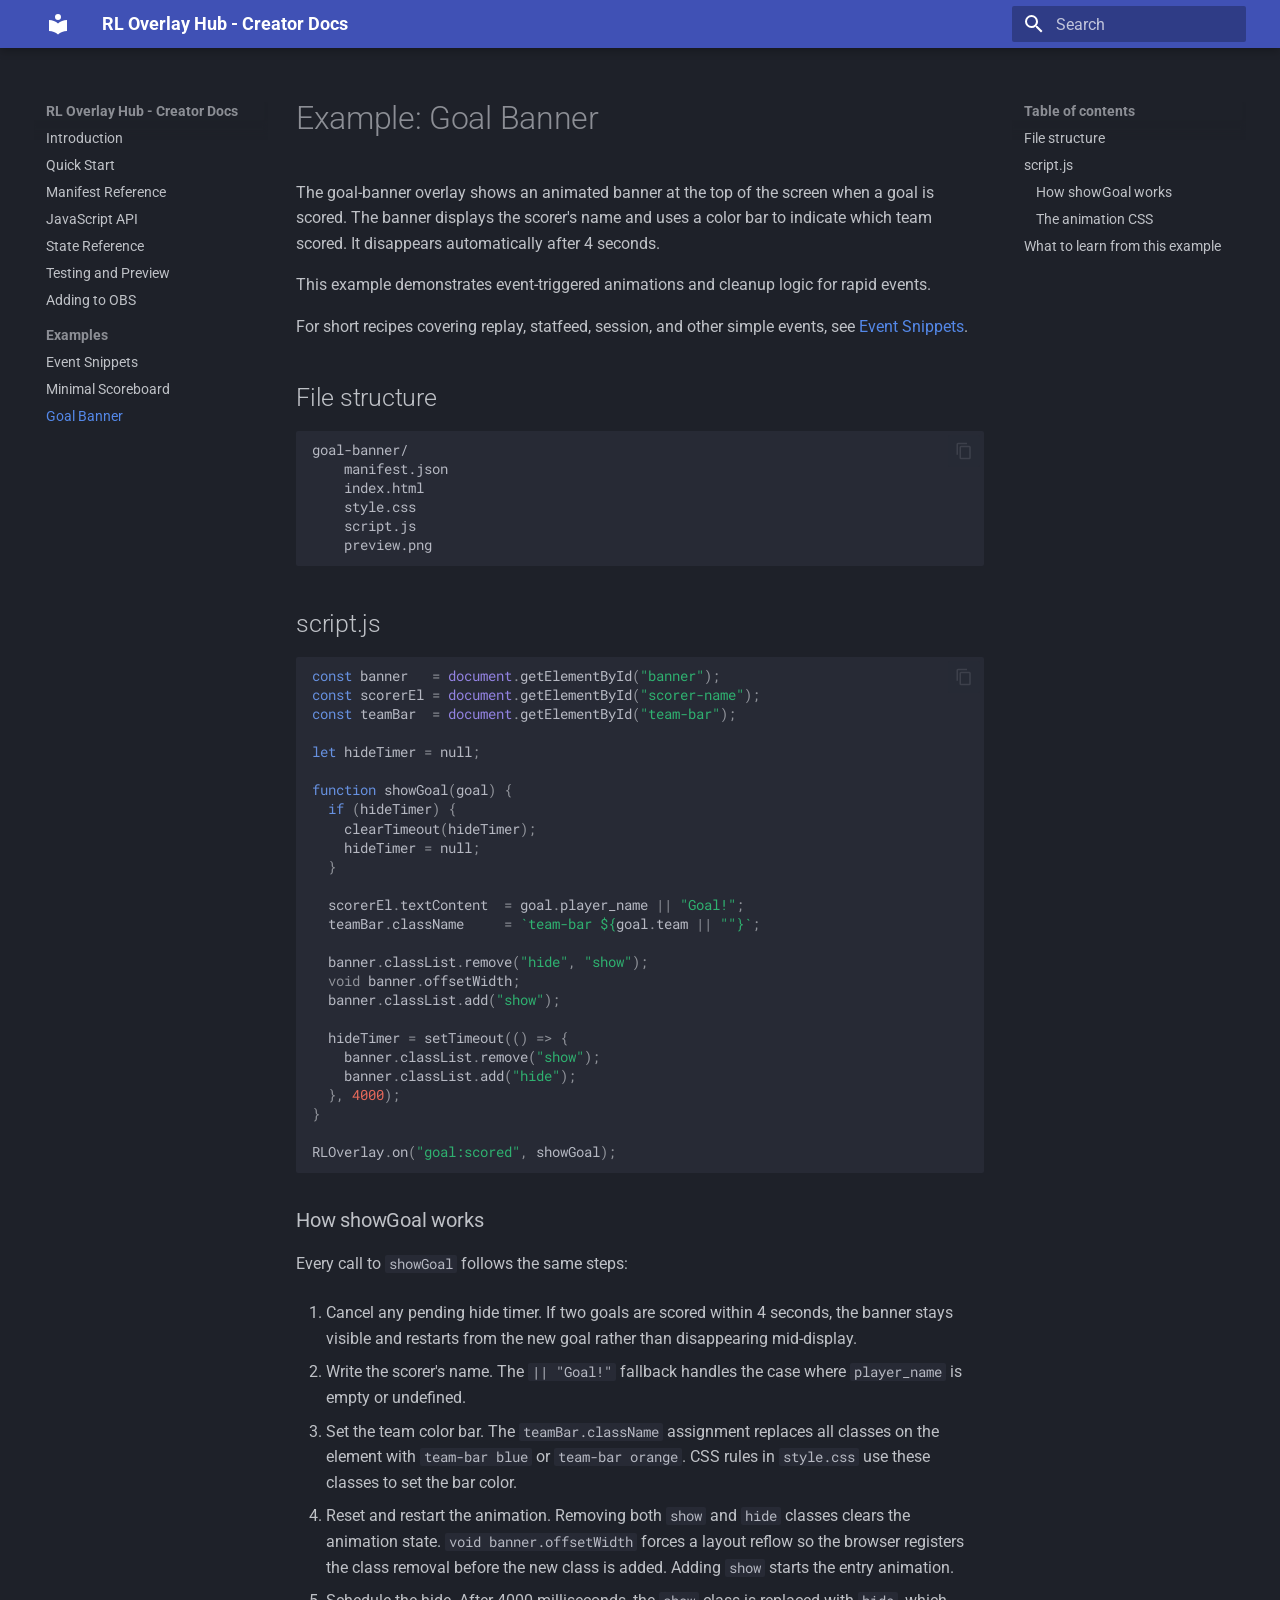
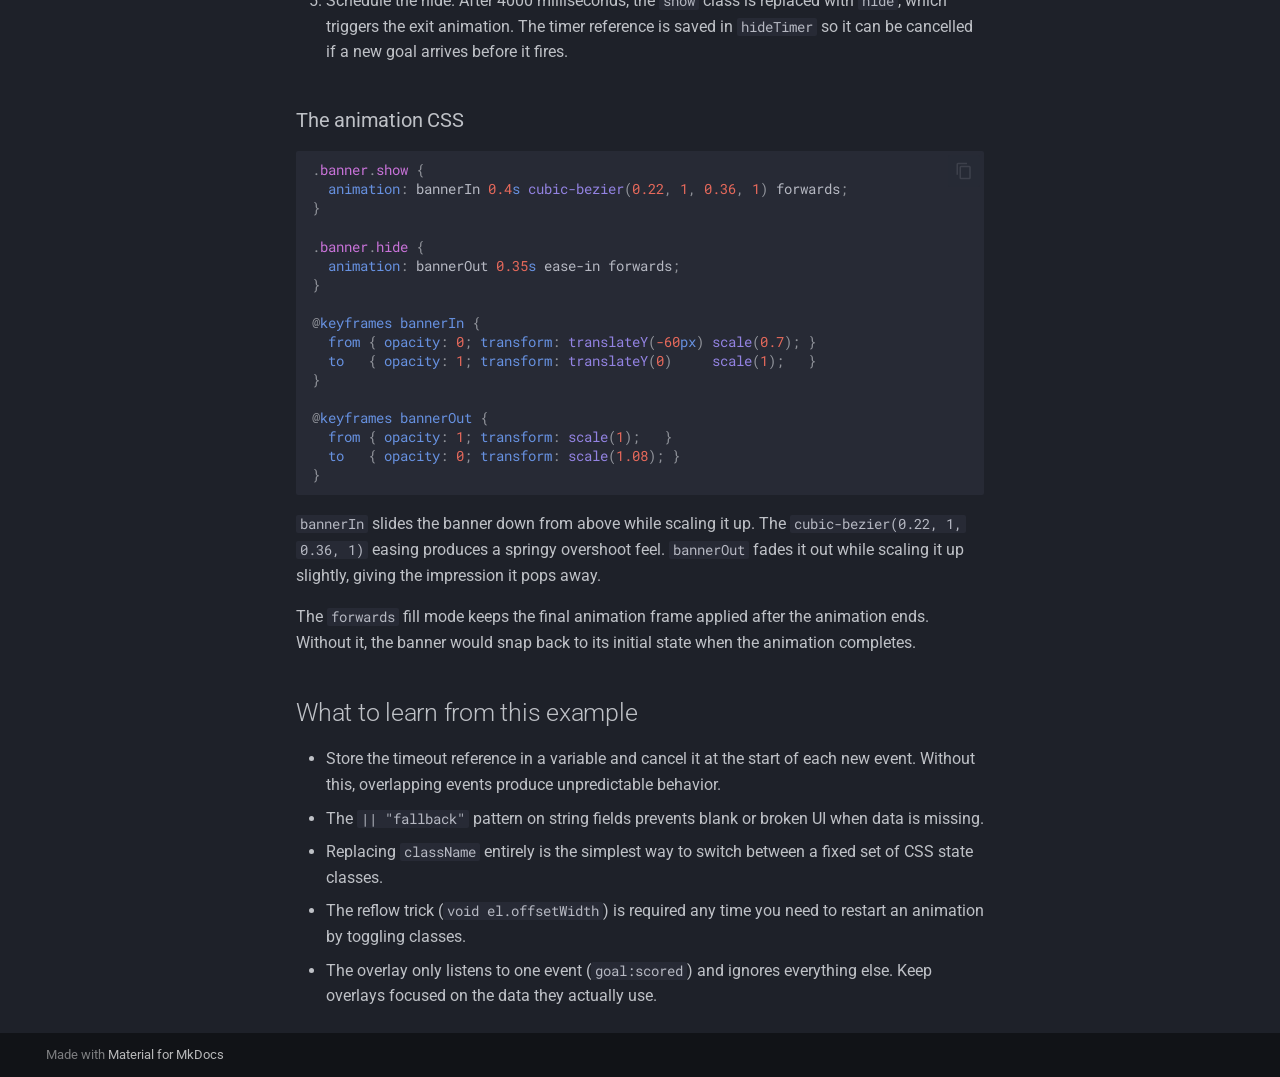
<file: examples/goal-banner/index.html>
<!doctype html>
<html lang="en" class="no-js">
  <head>
    
      <meta charset="utf-8">
      <meta name="viewport" content="width=device-width,initial-scale=1">
      
        <meta name="description" content="Documentation for building custom overlays with RL Overlay Hub">
      
      
      
      
        <link rel="prev" href="../scoreboard/">
      
      
      
        
      
      
      <link rel="icon" href="../../assets/images/favicon.png">
      <meta name="generator" content="mkdocs-1.6.1, mkdocs-material-9.7.6">
    
    
      
        <title>Goal Banner - RL Overlay Hub - Creator Docs</title>
      
    
    
      <link rel="stylesheet" href="../../assets/stylesheets/main.484c7ddc.min.css">
      
        
        <link rel="stylesheet" href="../../assets/stylesheets/palette.ab4e12ef.min.css">
      
      


    
    
      
    
    
      
        
        
        <link rel="preconnect" href="https://fonts.gstatic.com" crossorigin>
        <link rel="stylesheet" href="https://fonts.googleapis.com/css?family=Roboto:300,300i,400,400i,700,700i%7CRoboto+Mono:400,400i,700,700i&display=fallback">
        <style>:root{--md-text-font:"Roboto";--md-code-font:"Roboto Mono"}</style>
      
    
    
    <script>__md_scope=new URL("../..",location),__md_hash=e=>[...e].reduce(((e,_)=>(e<<5)-e+_.charCodeAt(0)),0),__md_get=(e,_=localStorage,t=__md_scope)=>JSON.parse(_.getItem(t.pathname+"."+e)),__md_set=(e,_,t=localStorage,a=__md_scope)=>{try{t.setItem(a.pathname+"."+e,JSON.stringify(_))}catch(e){}}</script>
    
      

    
    
  </head>
  
  
    
    
      
    
    
    
    
    <body dir="ltr" data-md-color-scheme="slate" data-md-color-primary="indigo" data-md-color-accent="indigo">
  
    
    <input class="md-toggle" data-md-toggle="drawer" type="checkbox" id="__drawer" autocomplete="off">
    <input class="md-toggle" data-md-toggle="search" type="checkbox" id="__search" autocomplete="off">
    <label class="md-overlay" for="__drawer"></label>
    <div data-md-component="skip">
      
        
        <a href="#example-goal-banner" class="md-skip">
          Skip to content
        </a>
      
    </div>
    <div data-md-component="announce">
      
    </div>
    
    
      

  

<header class="md-header md-header--shadow" data-md-component="header">
  <nav class="md-header__inner md-grid" aria-label="Header">
    <a href="../.." title="RL Overlay Hub - Creator Docs" class="md-header__button md-logo" aria-label="RL Overlay Hub - Creator Docs" data-md-component="logo">
      
  
  <svg xmlns="http://www.w3.org/2000/svg" viewBox="0 0 24 24"><path d="M12 8a3 3 0 0 0 3-3 3 3 0 0 0-3-3 3 3 0 0 0-3 3 3 3 0 0 0 3 3m0 3.54C9.64 9.35 6.5 8 3 8v11c3.5 0 6.64 1.35 9 3.54 2.36-2.19 5.5-3.54 9-3.54V8c-3.5 0-6.64 1.35-9 3.54"/></svg>

    </a>
    <label class="md-header__button md-icon" for="__drawer">
      
      <svg xmlns="http://www.w3.org/2000/svg" viewBox="0 0 24 24"><path d="M3 6h18v2H3zm0 5h18v2H3zm0 5h18v2H3z"/></svg>
    </label>
    <div class="md-header__title" data-md-component="header-title">
      <div class="md-header__ellipsis">
        <div class="md-header__topic">
          <span class="md-ellipsis">
            RL Overlay Hub - Creator Docs
          </span>
        </div>
        <div class="md-header__topic" data-md-component="header-topic">
          <span class="md-ellipsis">
            
              Goal Banner
            
          </span>
        </div>
      </div>
    </div>
    
      
        <form class="md-header__option" data-md-component="palette">
  
    
    
    
    <input class="md-option" data-md-color-media="" data-md-color-scheme="slate" data-md-color-primary="indigo" data-md-color-accent="indigo"  aria-hidden="true"  type="radio" name="__palette" id="__palette_0">
    
  
</form>
      
    
    
      <script>var palette=__md_get("__palette");if(palette&&palette.color){if("(prefers-color-scheme)"===palette.color.media){var media=matchMedia("(prefers-color-scheme: light)"),input=document.querySelector(media.matches?"[data-md-color-media='(prefers-color-scheme: light)']":"[data-md-color-media='(prefers-color-scheme: dark)']");palette.color.media=input.getAttribute("data-md-color-media"),palette.color.scheme=input.getAttribute("data-md-color-scheme"),palette.color.primary=input.getAttribute("data-md-color-primary"),palette.color.accent=input.getAttribute("data-md-color-accent")}for(var[key,value]of Object.entries(palette.color))document.body.setAttribute("data-md-color-"+key,value)}</script>
    
    
    
      
      
        <label class="md-header__button md-icon" for="__search">
          
          <svg xmlns="http://www.w3.org/2000/svg" viewBox="0 0 24 24"><path d="M9.5 3A6.5 6.5 0 0 1 16 9.5c0 1.61-.59 3.09-1.56 4.23l.27.27h.79l5 5-1.5 1.5-5-5v-.79l-.27-.27A6.52 6.52 0 0 1 9.5 16 6.5 6.5 0 0 1 3 9.5 6.5 6.5 0 0 1 9.5 3m0 2C7 5 5 7 5 9.5S7 14 9.5 14 14 12 14 9.5 12 5 9.5 5"/></svg>
        </label>
        <div class="md-search" data-md-component="search" role="dialog">
  <label class="md-search__overlay" for="__search"></label>
  <div class="md-search__inner" role="search">
    <form class="md-search__form" name="search">
      <input type="text" class="md-search__input" name="query" aria-label="Search" placeholder="Search" autocapitalize="off" autocorrect="off" autocomplete="off" spellcheck="false" data-md-component="search-query" required>
      <label class="md-search__icon md-icon" for="__search">
        
        <svg xmlns="http://www.w3.org/2000/svg" viewBox="0 0 24 24"><path d="M9.5 3A6.5 6.5 0 0 1 16 9.5c0 1.61-.59 3.09-1.56 4.23l.27.27h.79l5 5-1.5 1.5-5-5v-.79l-.27-.27A6.52 6.52 0 0 1 9.5 16 6.5 6.5 0 0 1 3 9.5 6.5 6.5 0 0 1 9.5 3m0 2C7 5 5 7 5 9.5S7 14 9.5 14 14 12 14 9.5 12 5 9.5 5"/></svg>
        
        <svg xmlns="http://www.w3.org/2000/svg" viewBox="0 0 24 24"><path d="M20 11v2H8l5.5 5.5-1.42 1.42L4.16 12l7.92-7.92L13.5 5.5 8 11z"/></svg>
      </label>
      <nav class="md-search__options" aria-label="Search">
        
        <button type="reset" class="md-search__icon md-icon" title="Clear" aria-label="Clear" tabindex="-1">
          
          <svg xmlns="http://www.w3.org/2000/svg" viewBox="0 0 24 24"><path d="M19 6.41 17.59 5 12 10.59 6.41 5 5 6.41 10.59 12 5 17.59 6.41 19 12 13.41 17.59 19 19 17.59 13.41 12z"/></svg>
        </button>
      </nav>
      
    </form>
    <div class="md-search__output">
      <div class="md-search__scrollwrap" tabindex="0" data-md-scrollfix>
        <div class="md-search-result" data-md-component="search-result">
          <div class="md-search-result__meta">
            Initializing search
          </div>
          <ol class="md-search-result__list" role="presentation"></ol>
        </div>
      </div>
    </div>
  </div>
</div>
      
    
    
  </nav>
  
</header>
    
    <div class="md-container" data-md-component="container">
      
      
        
          
        
      
      <main class="md-main" data-md-component="main">
        <div class="md-main__inner md-grid">
          
            
              
              <div class="md-sidebar md-sidebar--primary" data-md-component="sidebar" data-md-type="navigation" >
                <div class="md-sidebar__scrollwrap">
                  <div class="md-sidebar__inner">
                    



<nav class="md-nav md-nav--primary" aria-label="Navigation" data-md-level="0">
  <label class="md-nav__title" for="__drawer">
    <a href="../.." title="RL Overlay Hub - Creator Docs" class="md-nav__button md-logo" aria-label="RL Overlay Hub - Creator Docs" data-md-component="logo">
      
  
  <svg xmlns="http://www.w3.org/2000/svg" viewBox="0 0 24 24"><path d="M12 8a3 3 0 0 0 3-3 3 3 0 0 0-3-3 3 3 0 0 0-3 3 3 3 0 0 0 3 3m0 3.54C9.64 9.35 6.5 8 3 8v11c3.5 0 6.64 1.35 9 3.54 2.36-2.19 5.5-3.54 9-3.54V8c-3.5 0-6.64 1.35-9 3.54"/></svg>

    </a>
    RL Overlay Hub - Creator Docs
  </label>
  
  <ul class="md-nav__list" data-md-scrollfix>
    
      
      
  
  
  
  
    <li class="md-nav__item">
      <a href="../.." class="md-nav__link">
        
  
  
  <span class="md-ellipsis">
    
  
    Introduction
  

    
  </span>
  
  

      </a>
    </li>
  

    
      
      
  
  
  
  
    <li class="md-nav__item">
      <a href="../../quickstart/" class="md-nav__link">
        
  
  
  <span class="md-ellipsis">
    
  
    Quick Start
  

    
  </span>
  
  

      </a>
    </li>
  

    
      
      
  
  
  
  
    <li class="md-nav__item">
      <a href="../../manifest/" class="md-nav__link">
        
  
  
  <span class="md-ellipsis">
    
  
    Manifest Reference
  

    
  </span>
  
  

      </a>
    </li>
  

    
      
      
  
  
  
  
    <li class="md-nav__item">
      <a href="../../api/" class="md-nav__link">
        
  
  
  <span class="md-ellipsis">
    
  
    JavaScript API
  

    
  </span>
  
  

      </a>
    </li>
  

    
      
      
  
  
  
  
    <li class="md-nav__item">
      <a href="../../state/" class="md-nav__link">
        
  
  
  <span class="md-ellipsis">
    
  
    State Reference
  

    
  </span>
  
  

      </a>
    </li>
  

    
      
      
  
  
  
  
    <li class="md-nav__item">
      <a href="../../testing/" class="md-nav__link">
        
  
  
  <span class="md-ellipsis">
    
  
    Testing and Preview
  

    
  </span>
  
  

      </a>
    </li>
  

    
      
      
  
  
  
  
    <li class="md-nav__item">
      <a href="../../obs/" class="md-nav__link">
        
  
  
  <span class="md-ellipsis">
    
  
    Adding to OBS
  

    
  </span>
  
  

      </a>
    </li>
  

    
      
      
  
  
    
  
  
  
    
    
    
    
      
        
        
      
    
    
    <li class="md-nav__item md-nav__item--active md-nav__item--section md-nav__item--nested">
      
        
        
        <input class="md-nav__toggle md-toggle " type="checkbox" id="__nav_8" checked>
        
          
          <label class="md-nav__link" for="__nav_8" id="__nav_8_label" tabindex="">
            
  
  
  <span class="md-ellipsis">
    
  
    Examples
  

    
  </span>
  
  

            <span class="md-nav__icon md-icon"></span>
          </label>
        
        <nav class="md-nav" data-md-level="1" aria-labelledby="__nav_8_label" aria-expanded="true">
          <label class="md-nav__title" for="__nav_8">
            <span class="md-nav__icon md-icon"></span>
            
  
    Examples
  

          </label>
          <ul class="md-nav__list" data-md-scrollfix>
            
              
                
  
  
  
  
    <li class="md-nav__item">
      <a href="../event-snippets/" class="md-nav__link">
        
  
  
  <span class="md-ellipsis">
    
  
    Event Snippets
  

    
  </span>
  
  

      </a>
    </li>
  

              
            
              
                
  
  
  
  
    <li class="md-nav__item">
      <a href="../scoreboard/" class="md-nav__link">
        
  
  
  <span class="md-ellipsis">
    
  
    Minimal Scoreboard
  

    
  </span>
  
  

      </a>
    </li>
  

              
            
              
                
  
  
    
  
  
  
    <li class="md-nav__item md-nav__item--active">
      
      <input class="md-nav__toggle md-toggle" type="checkbox" id="__toc">
      
      
        
      
      
        <label class="md-nav__link md-nav__link--active" for="__toc">
          
  
  
  <span class="md-ellipsis">
    
  
    Goal Banner
  

    
  </span>
  
  

          <span class="md-nav__icon md-icon"></span>
        </label>
      
      <a href="./" class="md-nav__link md-nav__link--active">
        
  
  
  <span class="md-ellipsis">
    
  
    Goal Banner
  

    
  </span>
  
  

      </a>
      
        

<nav class="md-nav md-nav--secondary" aria-label="Table of contents">
  
  
  
    
  
  
    <label class="md-nav__title" for="__toc">
      <span class="md-nav__icon md-icon"></span>
      Table of contents
    </label>
    <ul class="md-nav__list" data-md-component="toc" data-md-scrollfix>
      
        <li class="md-nav__item">
  <a href="#file-structure" class="md-nav__link">
    <span class="md-ellipsis">
      
        File structure
      
    </span>
  </a>
  
</li>
      
        <li class="md-nav__item">
  <a href="#scriptjs" class="md-nav__link">
    <span class="md-ellipsis">
      
        script.js
      
    </span>
  </a>
  
    <nav class="md-nav" aria-label="script.js">
      <ul class="md-nav__list">
        
          <li class="md-nav__item">
  <a href="#how-showgoal-works" class="md-nav__link">
    <span class="md-ellipsis">
      
        How showGoal works
      
    </span>
  </a>
  
</li>
        
          <li class="md-nav__item">
  <a href="#the-animation-css" class="md-nav__link">
    <span class="md-ellipsis">
      
        The animation CSS
      
    </span>
  </a>
  
</li>
        
      </ul>
    </nav>
  
</li>
      
        <li class="md-nav__item">
  <a href="#what-to-learn-from-this-example" class="md-nav__link">
    <span class="md-ellipsis">
      
        What to learn from this example
      
    </span>
  </a>
  
</li>
      
    </ul>
  
</nav>
      
    </li>
  

              
            
          </ul>
        </nav>
      
    </li>
  

    
  </ul>
</nav>
                  </div>
                </div>
              </div>
            
            
              
              <div class="md-sidebar md-sidebar--secondary" data-md-component="sidebar" data-md-type="toc" >
                <div class="md-sidebar__scrollwrap">
                  <div class="md-sidebar__inner">
                    

<nav class="md-nav md-nav--secondary" aria-label="Table of contents">
  
  
  
    
  
  
    <label class="md-nav__title" for="__toc">
      <span class="md-nav__icon md-icon"></span>
      Table of contents
    </label>
    <ul class="md-nav__list" data-md-component="toc" data-md-scrollfix>
      
        <li class="md-nav__item">
  <a href="#file-structure" class="md-nav__link">
    <span class="md-ellipsis">
      
        File structure
      
    </span>
  </a>
  
</li>
      
        <li class="md-nav__item">
  <a href="#scriptjs" class="md-nav__link">
    <span class="md-ellipsis">
      
        script.js
      
    </span>
  </a>
  
    <nav class="md-nav" aria-label="script.js">
      <ul class="md-nav__list">
        
          <li class="md-nav__item">
  <a href="#how-showgoal-works" class="md-nav__link">
    <span class="md-ellipsis">
      
        How showGoal works
      
    </span>
  </a>
  
</li>
        
          <li class="md-nav__item">
  <a href="#the-animation-css" class="md-nav__link">
    <span class="md-ellipsis">
      
        The animation CSS
      
    </span>
  </a>
  
</li>
        
      </ul>
    </nav>
  
</li>
      
        <li class="md-nav__item">
  <a href="#what-to-learn-from-this-example" class="md-nav__link">
    <span class="md-ellipsis">
      
        What to learn from this example
      
    </span>
  </a>
  
</li>
      
    </ul>
  
</nav>
                  </div>
                </div>
              </div>
            
          
          
            <div class="md-content" data-md-component="content">
              
              <article class="md-content__inner md-typeset">
                
                  



<h1 id="example-goal-banner">Example: Goal Banner<a class="headerlink" href="#example-goal-banner" title="Permanent link">&para;</a></h1>
<p>The goal-banner overlay shows an animated banner at the top of the screen when a goal is scored. The banner displays the scorer's name and uses a color bar to indicate which team scored. It disappears automatically after 4 seconds.</p>
<p>This example demonstrates event-triggered animations and cleanup logic for rapid events.</p>
<p>For short recipes covering replay, statfeed, session, and other simple events, see <a href="../event-snippets/">Event Snippets</a>.</p>
<h2 id="file-structure">File structure<a class="headerlink" href="#file-structure" title="Permanent link">&para;</a></h2>
<div class="highlight"><pre><span></span><code><a id="__codelineno-0-1" name="__codelineno-0-1" href="#__codelineno-0-1"></a>goal-banner/
<a id="__codelineno-0-2" name="__codelineno-0-2" href="#__codelineno-0-2"></a>    manifest.json
<a id="__codelineno-0-3" name="__codelineno-0-3" href="#__codelineno-0-3"></a>    index.html
<a id="__codelineno-0-4" name="__codelineno-0-4" href="#__codelineno-0-4"></a>    style.css
<a id="__codelineno-0-5" name="__codelineno-0-5" href="#__codelineno-0-5"></a>    script.js
<a id="__codelineno-0-6" name="__codelineno-0-6" href="#__codelineno-0-6"></a>    preview.png
</code></pre></div>
<h2 id="scriptjs">script.js<a class="headerlink" href="#scriptjs" title="Permanent link">&para;</a></h2>
<div class="highlight"><pre><span></span><code><a id="__codelineno-1-1" name="__codelineno-1-1" href="#__codelineno-1-1"></a><span class="kd">const</span><span class="w"> </span><span class="nx">banner</span><span class="w">   </span><span class="o">=</span><span class="w"> </span><span class="nb">document</span><span class="p">.</span><span class="nx">getElementById</span><span class="p">(</span><span class="s2">&quot;banner&quot;</span><span class="p">);</span>
<a id="__codelineno-1-2" name="__codelineno-1-2" href="#__codelineno-1-2"></a><span class="kd">const</span><span class="w"> </span><span class="nx">scorerEl</span><span class="w"> </span><span class="o">=</span><span class="w"> </span><span class="nb">document</span><span class="p">.</span><span class="nx">getElementById</span><span class="p">(</span><span class="s2">&quot;scorer-name&quot;</span><span class="p">);</span>
<a id="__codelineno-1-3" name="__codelineno-1-3" href="#__codelineno-1-3"></a><span class="kd">const</span><span class="w"> </span><span class="nx">teamBar</span><span class="w">  </span><span class="o">=</span><span class="w"> </span><span class="nb">document</span><span class="p">.</span><span class="nx">getElementById</span><span class="p">(</span><span class="s2">&quot;team-bar&quot;</span><span class="p">);</span>
<a id="__codelineno-1-4" name="__codelineno-1-4" href="#__codelineno-1-4"></a>
<a id="__codelineno-1-5" name="__codelineno-1-5" href="#__codelineno-1-5"></a><span class="kd">let</span><span class="w"> </span><span class="nx">hideTimer</span><span class="w"> </span><span class="o">=</span><span class="w"> </span><span class="kc">null</span><span class="p">;</span>
<a id="__codelineno-1-6" name="__codelineno-1-6" href="#__codelineno-1-6"></a>
<a id="__codelineno-1-7" name="__codelineno-1-7" href="#__codelineno-1-7"></a><span class="kd">function</span><span class="w"> </span><span class="nx">showGoal</span><span class="p">(</span><span class="nx">goal</span><span class="p">)</span><span class="w"> </span><span class="p">{</span>
<a id="__codelineno-1-8" name="__codelineno-1-8" href="#__codelineno-1-8"></a><span class="w">  </span><span class="k">if</span><span class="w"> </span><span class="p">(</span><span class="nx">hideTimer</span><span class="p">)</span><span class="w"> </span><span class="p">{</span>
<a id="__codelineno-1-9" name="__codelineno-1-9" href="#__codelineno-1-9"></a><span class="w">    </span><span class="nx">clearTimeout</span><span class="p">(</span><span class="nx">hideTimer</span><span class="p">);</span>
<a id="__codelineno-1-10" name="__codelineno-1-10" href="#__codelineno-1-10"></a><span class="w">    </span><span class="nx">hideTimer</span><span class="w"> </span><span class="o">=</span><span class="w"> </span><span class="kc">null</span><span class="p">;</span>
<a id="__codelineno-1-11" name="__codelineno-1-11" href="#__codelineno-1-11"></a><span class="w">  </span><span class="p">}</span>
<a id="__codelineno-1-12" name="__codelineno-1-12" href="#__codelineno-1-12"></a>
<a id="__codelineno-1-13" name="__codelineno-1-13" href="#__codelineno-1-13"></a><span class="w">  </span><span class="nx">scorerEl</span><span class="p">.</span><span class="nx">textContent</span><span class="w">  </span><span class="o">=</span><span class="w"> </span><span class="nx">goal</span><span class="p">.</span><span class="nx">player_name</span><span class="w"> </span><span class="o">||</span><span class="w"> </span><span class="s2">&quot;Goal!&quot;</span><span class="p">;</span>
<a id="__codelineno-1-14" name="__codelineno-1-14" href="#__codelineno-1-14"></a><span class="w">  </span><span class="nx">teamBar</span><span class="p">.</span><span class="nx">className</span><span class="w">     </span><span class="o">=</span><span class="w"> </span><span class="sb">`team-bar </span><span class="si">${</span><span class="nx">goal</span><span class="p">.</span><span class="nx">team</span><span class="w"> </span><span class="o">||</span><span class="w"> </span><span class="s2">&quot;&quot;</span><span class="si">}</span><span class="sb">`</span><span class="p">;</span>
<a id="__codelineno-1-15" name="__codelineno-1-15" href="#__codelineno-1-15"></a>
<a id="__codelineno-1-16" name="__codelineno-1-16" href="#__codelineno-1-16"></a><span class="w">  </span><span class="nx">banner</span><span class="p">.</span><span class="nx">classList</span><span class="p">.</span><span class="nx">remove</span><span class="p">(</span><span class="s2">&quot;hide&quot;</span><span class="p">,</span><span class="w"> </span><span class="s2">&quot;show&quot;</span><span class="p">);</span>
<a id="__codelineno-1-17" name="__codelineno-1-17" href="#__codelineno-1-17"></a><span class="w">  </span><span class="ow">void</span><span class="w"> </span><span class="nx">banner</span><span class="p">.</span><span class="nx">offsetWidth</span><span class="p">;</span>
<a id="__codelineno-1-18" name="__codelineno-1-18" href="#__codelineno-1-18"></a><span class="w">  </span><span class="nx">banner</span><span class="p">.</span><span class="nx">classList</span><span class="p">.</span><span class="nx">add</span><span class="p">(</span><span class="s2">&quot;show&quot;</span><span class="p">);</span>
<a id="__codelineno-1-19" name="__codelineno-1-19" href="#__codelineno-1-19"></a>
<a id="__codelineno-1-20" name="__codelineno-1-20" href="#__codelineno-1-20"></a><span class="w">  </span><span class="nx">hideTimer</span><span class="w"> </span><span class="o">=</span><span class="w"> </span><span class="nx">setTimeout</span><span class="p">(()</span><span class="w"> </span><span class="p">=&gt;</span><span class="w"> </span><span class="p">{</span>
<a id="__codelineno-1-21" name="__codelineno-1-21" href="#__codelineno-1-21"></a><span class="w">    </span><span class="nx">banner</span><span class="p">.</span><span class="nx">classList</span><span class="p">.</span><span class="nx">remove</span><span class="p">(</span><span class="s2">&quot;show&quot;</span><span class="p">);</span>
<a id="__codelineno-1-22" name="__codelineno-1-22" href="#__codelineno-1-22"></a><span class="w">    </span><span class="nx">banner</span><span class="p">.</span><span class="nx">classList</span><span class="p">.</span><span class="nx">add</span><span class="p">(</span><span class="s2">&quot;hide&quot;</span><span class="p">);</span>
<a id="__codelineno-1-23" name="__codelineno-1-23" href="#__codelineno-1-23"></a><span class="w">  </span><span class="p">},</span><span class="w"> </span><span class="mf">4000</span><span class="p">);</span>
<a id="__codelineno-1-24" name="__codelineno-1-24" href="#__codelineno-1-24"></a><span class="p">}</span>
<a id="__codelineno-1-25" name="__codelineno-1-25" href="#__codelineno-1-25"></a>
<a id="__codelineno-1-26" name="__codelineno-1-26" href="#__codelineno-1-26"></a><span class="nx">RLOverlay</span><span class="p">.</span><span class="nx">on</span><span class="p">(</span><span class="s2">&quot;goal:scored&quot;</span><span class="p">,</span><span class="w"> </span><span class="nx">showGoal</span><span class="p">);</span>
</code></pre></div>
<h3 id="how-showgoal-works">How showGoal works<a class="headerlink" href="#how-showgoal-works" title="Permanent link">&para;</a></h3>
<p>Every call to <code>showGoal</code> follows the same steps:</p>
<ol>
<li>
<p>Cancel any pending hide timer. If two goals are scored within 4 seconds, the banner stays visible and restarts from the new goal rather than disappearing mid-display.</p>
</li>
<li>
<p>Write the scorer's name. The <code>|| "Goal!"</code> fallback handles the case where <code>player_name</code> is empty or undefined.</p>
</li>
<li>
<p>Set the team color bar. The <code>teamBar.className</code> assignment replaces all classes on the element with <code>team-bar blue</code> or <code>team-bar orange</code>. CSS rules in <code>style.css</code> use these classes to set the bar color.</p>
</li>
<li>
<p>Reset and restart the animation. Removing both <code>show</code> and <code>hide</code> classes clears the animation state. <code>void banner.offsetWidth</code> forces a layout reflow so the browser registers the class removal before the new class is added. Adding <code>show</code> starts the entry animation.</p>
</li>
<li>
<p>Schedule the hide. After 4000 milliseconds, the <code>show</code> class is replaced with <code>hide</code>, which triggers the exit animation. The timer reference is saved in <code>hideTimer</code> so it can be cancelled if a new goal arrives before it fires.</p>
</li>
</ol>
<h3 id="the-animation-css">The animation CSS<a class="headerlink" href="#the-animation-css" title="Permanent link">&para;</a></h3>
<div class="highlight"><pre><span></span><code><a id="__codelineno-2-1" name="__codelineno-2-1" href="#__codelineno-2-1"></a><span class="p">.</span><span class="nc">banner</span><span class="p">.</span><span class="nc">show</span><span class="w"> </span><span class="p">{</span>
<a id="__codelineno-2-2" name="__codelineno-2-2" href="#__codelineno-2-2"></a><span class="w">  </span><span class="k">animation</span><span class="p">:</span><span class="w"> </span><span class="n">bannerIn</span><span class="w"> </span><span class="mf">0.4</span><span class="kt">s</span><span class="w"> </span><span class="nb">cubic-bezier</span><span class="p">(</span><span class="mf">0.22</span><span class="p">,</span><span class="w"> </span><span class="mi">1</span><span class="p">,</span><span class="w"> </span><span class="mf">0.36</span><span class="p">,</span><span class="w"> </span><span class="mi">1</span><span class="p">)</span><span class="w"> </span><span class="kc">forwards</span><span class="p">;</span>
<a id="__codelineno-2-3" name="__codelineno-2-3" href="#__codelineno-2-3"></a><span class="p">}</span>
<a id="__codelineno-2-4" name="__codelineno-2-4" href="#__codelineno-2-4"></a>
<a id="__codelineno-2-5" name="__codelineno-2-5" href="#__codelineno-2-5"></a><span class="p">.</span><span class="nc">banner</span><span class="p">.</span><span class="nc">hide</span><span class="w"> </span><span class="p">{</span>
<a id="__codelineno-2-6" name="__codelineno-2-6" href="#__codelineno-2-6"></a><span class="w">  </span><span class="k">animation</span><span class="p">:</span><span class="w"> </span><span class="n">bannerOut</span><span class="w"> </span><span class="mf">0.35</span><span class="kt">s</span><span class="w"> </span><span class="kc">ease-in</span><span class="w"> </span><span class="kc">forwards</span><span class="p">;</span>
<a id="__codelineno-2-7" name="__codelineno-2-7" href="#__codelineno-2-7"></a><span class="p">}</span>
<a id="__codelineno-2-8" name="__codelineno-2-8" href="#__codelineno-2-8"></a>
<a id="__codelineno-2-9" name="__codelineno-2-9" href="#__codelineno-2-9"></a><span class="p">@</span><span class="k">keyframes</span><span class="w"> </span><span class="nt">bannerIn</span><span class="w"> </span><span class="p">{</span>
<a id="__codelineno-2-10" name="__codelineno-2-10" href="#__codelineno-2-10"></a><span class="w">  </span><span class="nt">from</span><span class="w"> </span><span class="p">{</span><span class="w"> </span><span class="k">opacity</span><span class="p">:</span><span class="w"> </span><span class="mi">0</span><span class="p">;</span><span class="w"> </span><span class="k">transform</span><span class="p">:</span><span class="w"> </span><span class="nb">translateY</span><span class="p">(</span><span class="mi">-60</span><span class="kt">px</span><span class="p">)</span><span class="w"> </span><span class="nb">scale</span><span class="p">(</span><span class="mf">0.7</span><span class="p">);</span><span class="w"> </span><span class="p">}</span>
<a id="__codelineno-2-11" name="__codelineno-2-11" href="#__codelineno-2-11"></a><span class="w">  </span><span class="nt">to</span><span class="w">   </span><span class="p">{</span><span class="w"> </span><span class="k">opacity</span><span class="p">:</span><span class="w"> </span><span class="mi">1</span><span class="p">;</span><span class="w"> </span><span class="k">transform</span><span class="p">:</span><span class="w"> </span><span class="nb">translateY</span><span class="p">(</span><span class="mi">0</span><span class="p">)</span><span class="w">     </span><span class="nb">scale</span><span class="p">(</span><span class="mi">1</span><span class="p">);</span><span class="w">   </span><span class="p">}</span>
<a id="__codelineno-2-12" name="__codelineno-2-12" href="#__codelineno-2-12"></a><span class="p">}</span>
<a id="__codelineno-2-13" name="__codelineno-2-13" href="#__codelineno-2-13"></a>
<a id="__codelineno-2-14" name="__codelineno-2-14" href="#__codelineno-2-14"></a><span class="p">@</span><span class="k">keyframes</span><span class="w"> </span><span class="nt">bannerOut</span><span class="w"> </span><span class="p">{</span>
<a id="__codelineno-2-15" name="__codelineno-2-15" href="#__codelineno-2-15"></a><span class="w">  </span><span class="nt">from</span><span class="w"> </span><span class="p">{</span><span class="w"> </span><span class="k">opacity</span><span class="p">:</span><span class="w"> </span><span class="mi">1</span><span class="p">;</span><span class="w"> </span><span class="k">transform</span><span class="p">:</span><span class="w"> </span><span class="nb">scale</span><span class="p">(</span><span class="mi">1</span><span class="p">);</span><span class="w">   </span><span class="p">}</span>
<a id="__codelineno-2-16" name="__codelineno-2-16" href="#__codelineno-2-16"></a><span class="w">  </span><span class="nt">to</span><span class="w">   </span><span class="p">{</span><span class="w"> </span><span class="k">opacity</span><span class="p">:</span><span class="w"> </span><span class="mi">0</span><span class="p">;</span><span class="w"> </span><span class="k">transform</span><span class="p">:</span><span class="w"> </span><span class="nb">scale</span><span class="p">(</span><span class="mf">1.08</span><span class="p">);</span><span class="w"> </span><span class="p">}</span>
<a id="__codelineno-2-17" name="__codelineno-2-17" href="#__codelineno-2-17"></a><span class="p">}</span>
</code></pre></div>
<p><code>bannerIn</code> slides the banner down from above while scaling it up. The <code>cubic-bezier(0.22, 1, 0.36, 1)</code> easing produces a springy overshoot feel. <code>bannerOut</code> fades it out while scaling it up slightly, giving the impression it pops away.</p>
<p>The <code>forwards</code> fill mode keeps the final animation frame applied after the animation ends. Without it, the banner would snap back to its initial state when the animation completes.</p>
<h2 id="what-to-learn-from-this-example">What to learn from this example<a class="headerlink" href="#what-to-learn-from-this-example" title="Permanent link">&para;</a></h2>
<ul>
<li>Store the timeout reference in a variable and cancel it at the start of each new event. Without this, overlapping events produce unpredictable behavior.</li>
<li>The <code>|| "fallback"</code> pattern on string fields prevents blank or broken UI when data is missing.</li>
<li>Replacing <code>className</code> entirely is the simplest way to switch between a fixed set of CSS state classes.</li>
<li>The reflow trick (<code>void el.offsetWidth</code>) is required any time you need to restart an animation by toggling classes.</li>
<li>The overlay only listens to one event (<code>goal:scored</code>) and ignores everything else. Keep overlays focused on the data they actually use.</li>
</ul>












                
              </article>
            </div>
          
          
<script>var target=document.getElementById(location.hash.slice(1));target&&target.name&&(target.checked=target.name.startsWith("__tabbed_"))</script>
        </div>
        
          <button type="button" class="md-top md-icon" data-md-component="top" hidden>
  
  <svg xmlns="http://www.w3.org/2000/svg" viewBox="0 0 24 24"><path d="M13 20h-2V8l-5.5 5.5-1.42-1.42L12 4.16l7.92 7.92-1.42 1.42L13 8z"/></svg>
  Back to top
</button>
        
      </main>
      
        <footer class="md-footer">
  
  <div class="md-footer-meta md-typeset">
    <div class="md-footer-meta__inner md-grid">
      <div class="md-copyright">
  
  
    Made with
    <a href="https://squidfunk.github.io/mkdocs-material/" target="_blank" rel="noopener">
      Material for MkDocs
    </a>
  
</div>
      
    </div>
  </div>
</footer>
      
    </div>
    <div class="md-dialog" data-md-component="dialog">
      <div class="md-dialog__inner md-typeset"></div>
    </div>
    
    
    
      
      
      <script id="__config" type="application/json">{"annotate": null, "base": "../..", "features": ["navigation.sections", "navigation.expand", "navigation.top", "content.code.copy", "toc.follow"], "search": "../../assets/javascripts/workers/search.2c215733.min.js", "tags": null, "translations": {"clipboard.copied": "Copied to clipboard", "clipboard.copy": "Copy to clipboard", "search.result.more.one": "1 more on this page", "search.result.more.other": "# more on this page", "search.result.none": "No matching documents", "search.result.one": "1 matching document", "search.result.other": "# matching documents", "search.result.placeholder": "Type to start searching", "search.result.term.missing": "Missing", "select.version": "Select version"}, "version": null}</script>
    
    
      <script src="../../assets/javascripts/bundle.79ae519e.min.js"></script>
      
    
  </body>
</html>
</file>
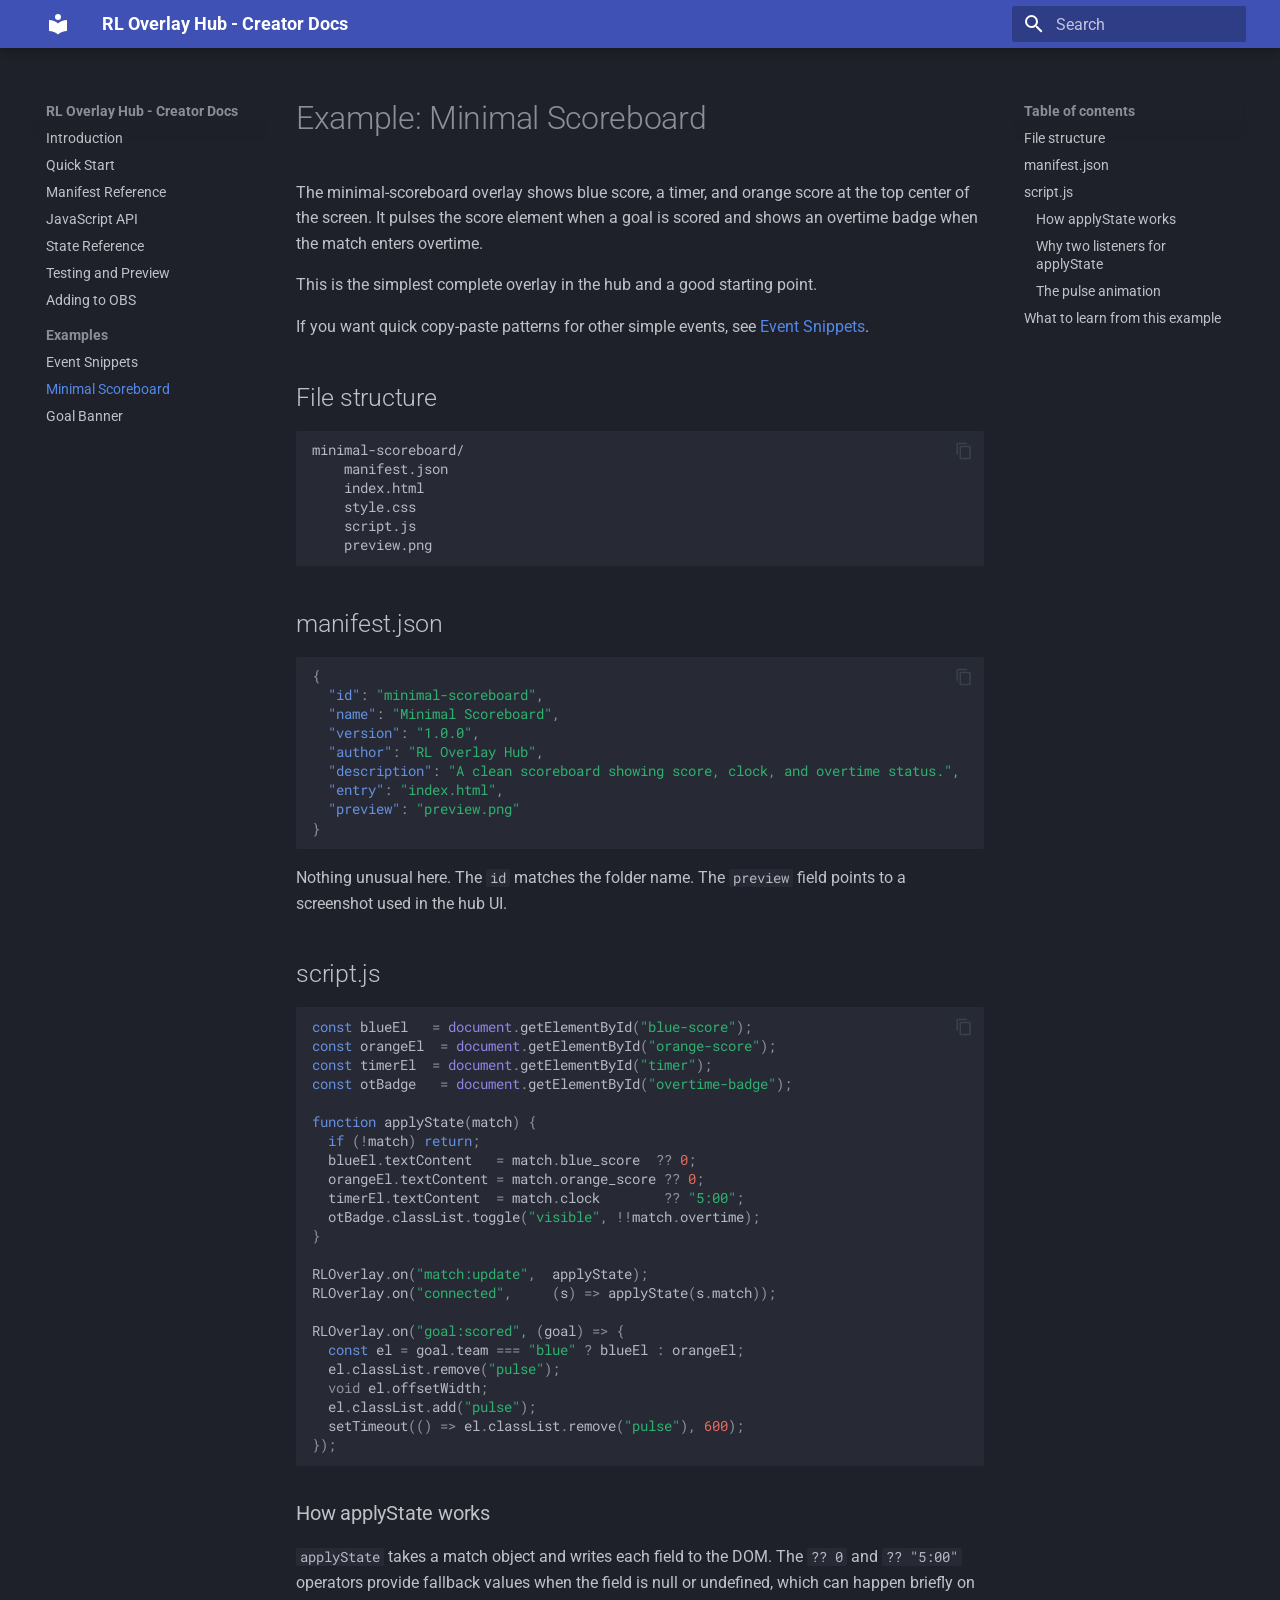
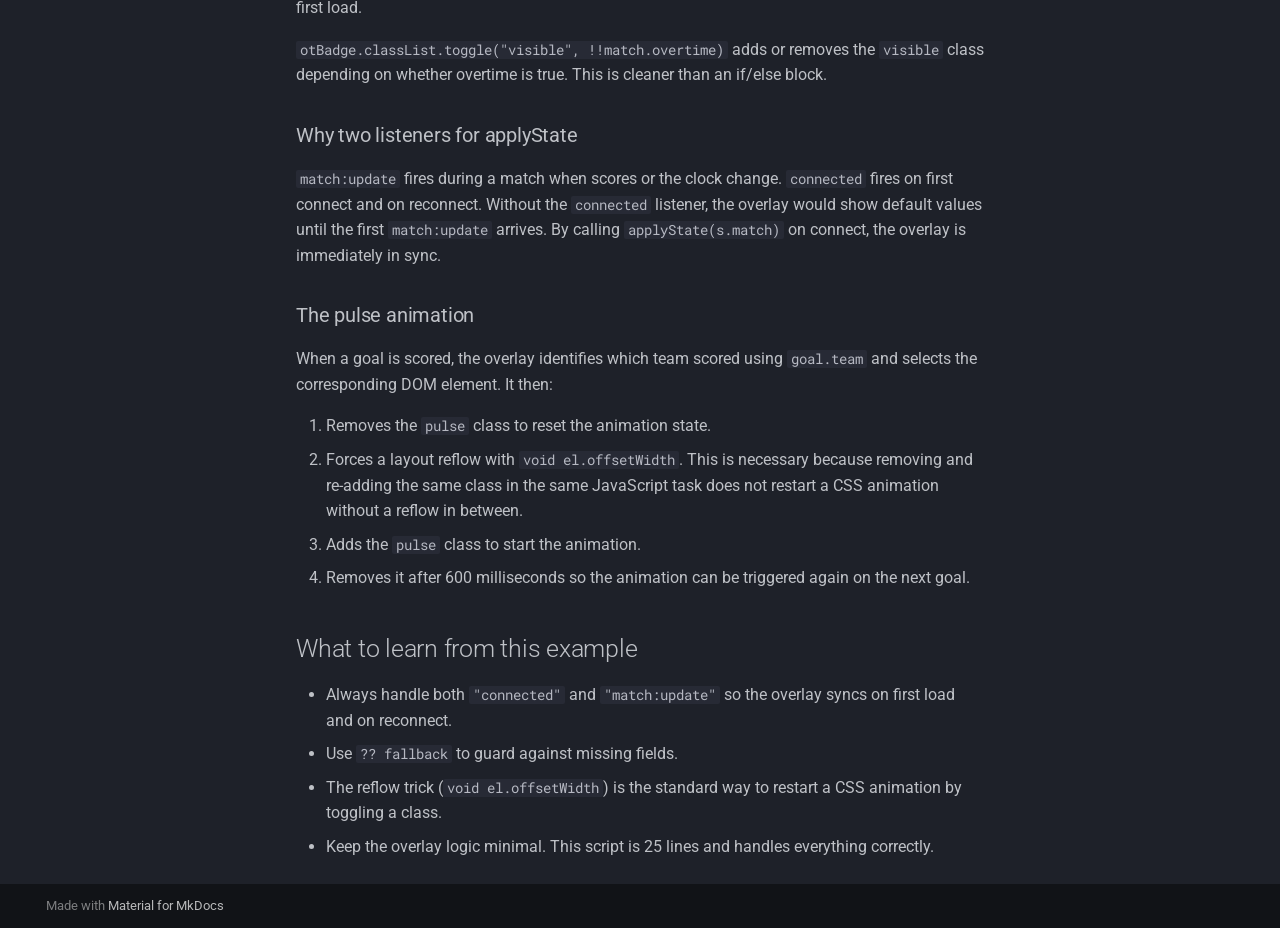
<file: examples/scoreboard/index.html>
<!doctype html>
<html lang="en" class="no-js">
  <head>
    
      <meta charset="utf-8">
      <meta name="viewport" content="width=device-width,initial-scale=1">
      
        <meta name="description" content="Documentation for building custom overlays with RL Overlay Hub">
      
      
      
      
        <link rel="prev" href="../event-snippets/">
      
      
        <link rel="next" href="../goal-banner/">
      
      
        
      
      
      <link rel="icon" href="../../assets/images/favicon.png">
      <meta name="generator" content="mkdocs-1.6.1, mkdocs-material-9.7.6">
    
    
      
        <title>Minimal Scoreboard - RL Overlay Hub - Creator Docs</title>
      
    
    
      <link rel="stylesheet" href="../../assets/stylesheets/main.484c7ddc.min.css">
      
        
        <link rel="stylesheet" href="../../assets/stylesheets/palette.ab4e12ef.min.css">
      
      


    
    
      
    
    
      
        
        
        <link rel="preconnect" href="https://fonts.gstatic.com" crossorigin>
        <link rel="stylesheet" href="https://fonts.googleapis.com/css?family=Roboto:300,300i,400,400i,700,700i%7CRoboto+Mono:400,400i,700,700i&display=fallback">
        <style>:root{--md-text-font:"Roboto";--md-code-font:"Roboto Mono"}</style>
      
    
    
    <script>__md_scope=new URL("../..",location),__md_hash=e=>[...e].reduce(((e,_)=>(e<<5)-e+_.charCodeAt(0)),0),__md_get=(e,_=localStorage,t=__md_scope)=>JSON.parse(_.getItem(t.pathname+"."+e)),__md_set=(e,_,t=localStorage,a=__md_scope)=>{try{t.setItem(a.pathname+"."+e,JSON.stringify(_))}catch(e){}}</script>
    
      

    
    
  </head>
  
  
    
    
      
    
    
    
    
    <body dir="ltr" data-md-color-scheme="slate" data-md-color-primary="indigo" data-md-color-accent="indigo">
  
    
    <input class="md-toggle" data-md-toggle="drawer" type="checkbox" id="__drawer" autocomplete="off">
    <input class="md-toggle" data-md-toggle="search" type="checkbox" id="__search" autocomplete="off">
    <label class="md-overlay" for="__drawer"></label>
    <div data-md-component="skip">
      
        
        <a href="#example-minimal-scoreboard" class="md-skip">
          Skip to content
        </a>
      
    </div>
    <div data-md-component="announce">
      
    </div>
    
    
      

  

<header class="md-header md-header--shadow" data-md-component="header">
  <nav class="md-header__inner md-grid" aria-label="Header">
    <a href="../.." title="RL Overlay Hub - Creator Docs" class="md-header__button md-logo" aria-label="RL Overlay Hub - Creator Docs" data-md-component="logo">
      
  
  <svg xmlns="http://www.w3.org/2000/svg" viewBox="0 0 24 24"><path d="M12 8a3 3 0 0 0 3-3 3 3 0 0 0-3-3 3 3 0 0 0-3 3 3 3 0 0 0 3 3m0 3.54C9.64 9.35 6.5 8 3 8v11c3.5 0 6.64 1.35 9 3.54 2.36-2.19 5.5-3.54 9-3.54V8c-3.5 0-6.64 1.35-9 3.54"/></svg>

    </a>
    <label class="md-header__button md-icon" for="__drawer">
      
      <svg xmlns="http://www.w3.org/2000/svg" viewBox="0 0 24 24"><path d="M3 6h18v2H3zm0 5h18v2H3zm0 5h18v2H3z"/></svg>
    </label>
    <div class="md-header__title" data-md-component="header-title">
      <div class="md-header__ellipsis">
        <div class="md-header__topic">
          <span class="md-ellipsis">
            RL Overlay Hub - Creator Docs
          </span>
        </div>
        <div class="md-header__topic" data-md-component="header-topic">
          <span class="md-ellipsis">
            
              Minimal Scoreboard
            
          </span>
        </div>
      </div>
    </div>
    
      
        <form class="md-header__option" data-md-component="palette">
  
    
    
    
    <input class="md-option" data-md-color-media="" data-md-color-scheme="slate" data-md-color-primary="indigo" data-md-color-accent="indigo"  aria-hidden="true"  type="radio" name="__palette" id="__palette_0">
    
  
</form>
      
    
    
      <script>var palette=__md_get("__palette");if(palette&&palette.color){if("(prefers-color-scheme)"===palette.color.media){var media=matchMedia("(prefers-color-scheme: light)"),input=document.querySelector(media.matches?"[data-md-color-media='(prefers-color-scheme: light)']":"[data-md-color-media='(prefers-color-scheme: dark)']");palette.color.media=input.getAttribute("data-md-color-media"),palette.color.scheme=input.getAttribute("data-md-color-scheme"),palette.color.primary=input.getAttribute("data-md-color-primary"),palette.color.accent=input.getAttribute("data-md-color-accent")}for(var[key,value]of Object.entries(palette.color))document.body.setAttribute("data-md-color-"+key,value)}</script>
    
    
    
      
      
        <label class="md-header__button md-icon" for="__search">
          
          <svg xmlns="http://www.w3.org/2000/svg" viewBox="0 0 24 24"><path d="M9.5 3A6.5 6.5 0 0 1 16 9.5c0 1.61-.59 3.09-1.56 4.23l.27.27h.79l5 5-1.5 1.5-5-5v-.79l-.27-.27A6.52 6.52 0 0 1 9.5 16 6.5 6.5 0 0 1 3 9.5 6.5 6.5 0 0 1 9.5 3m0 2C7 5 5 7 5 9.5S7 14 9.5 14 14 12 14 9.5 12 5 9.5 5"/></svg>
        </label>
        <div class="md-search" data-md-component="search" role="dialog">
  <label class="md-search__overlay" for="__search"></label>
  <div class="md-search__inner" role="search">
    <form class="md-search__form" name="search">
      <input type="text" class="md-search__input" name="query" aria-label="Search" placeholder="Search" autocapitalize="off" autocorrect="off" autocomplete="off" spellcheck="false" data-md-component="search-query" required>
      <label class="md-search__icon md-icon" for="__search">
        
        <svg xmlns="http://www.w3.org/2000/svg" viewBox="0 0 24 24"><path d="M9.5 3A6.5 6.5 0 0 1 16 9.5c0 1.61-.59 3.09-1.56 4.23l.27.27h.79l5 5-1.5 1.5-5-5v-.79l-.27-.27A6.52 6.52 0 0 1 9.5 16 6.5 6.5 0 0 1 3 9.5 6.5 6.5 0 0 1 9.5 3m0 2C7 5 5 7 5 9.5S7 14 9.5 14 14 12 14 9.5 12 5 9.5 5"/></svg>
        
        <svg xmlns="http://www.w3.org/2000/svg" viewBox="0 0 24 24"><path d="M20 11v2H8l5.5 5.5-1.42 1.42L4.16 12l7.92-7.92L13.5 5.5 8 11z"/></svg>
      </label>
      <nav class="md-search__options" aria-label="Search">
        
        <button type="reset" class="md-search__icon md-icon" title="Clear" aria-label="Clear" tabindex="-1">
          
          <svg xmlns="http://www.w3.org/2000/svg" viewBox="0 0 24 24"><path d="M19 6.41 17.59 5 12 10.59 6.41 5 5 6.41 10.59 12 5 17.59 6.41 19 12 13.41 17.59 19 19 17.59 13.41 12z"/></svg>
        </button>
      </nav>
      
    </form>
    <div class="md-search__output">
      <div class="md-search__scrollwrap" tabindex="0" data-md-scrollfix>
        <div class="md-search-result" data-md-component="search-result">
          <div class="md-search-result__meta">
            Initializing search
          </div>
          <ol class="md-search-result__list" role="presentation"></ol>
        </div>
      </div>
    </div>
  </div>
</div>
      
    
    
  </nav>
  
</header>
    
    <div class="md-container" data-md-component="container">
      
      
        
          
        
      
      <main class="md-main" data-md-component="main">
        <div class="md-main__inner md-grid">
          
            
              
              <div class="md-sidebar md-sidebar--primary" data-md-component="sidebar" data-md-type="navigation" >
                <div class="md-sidebar__scrollwrap">
                  <div class="md-sidebar__inner">
                    



<nav class="md-nav md-nav--primary" aria-label="Navigation" data-md-level="0">
  <label class="md-nav__title" for="__drawer">
    <a href="../.." title="RL Overlay Hub - Creator Docs" class="md-nav__button md-logo" aria-label="RL Overlay Hub - Creator Docs" data-md-component="logo">
      
  
  <svg xmlns="http://www.w3.org/2000/svg" viewBox="0 0 24 24"><path d="M12 8a3 3 0 0 0 3-3 3 3 0 0 0-3-3 3 3 0 0 0-3 3 3 3 0 0 0 3 3m0 3.54C9.64 9.35 6.5 8 3 8v11c3.5 0 6.64 1.35 9 3.54 2.36-2.19 5.5-3.54 9-3.54V8c-3.5 0-6.64 1.35-9 3.54"/></svg>

    </a>
    RL Overlay Hub - Creator Docs
  </label>
  
  <ul class="md-nav__list" data-md-scrollfix>
    
      
      
  
  
  
  
    <li class="md-nav__item">
      <a href="../.." class="md-nav__link">
        
  
  
  <span class="md-ellipsis">
    
  
    Introduction
  

    
  </span>
  
  

      </a>
    </li>
  

    
      
      
  
  
  
  
    <li class="md-nav__item">
      <a href="../../quickstart/" class="md-nav__link">
        
  
  
  <span class="md-ellipsis">
    
  
    Quick Start
  

    
  </span>
  
  

      </a>
    </li>
  

    
      
      
  
  
  
  
    <li class="md-nav__item">
      <a href="../../manifest/" class="md-nav__link">
        
  
  
  <span class="md-ellipsis">
    
  
    Manifest Reference
  

    
  </span>
  
  

      </a>
    </li>
  

    
      
      
  
  
  
  
    <li class="md-nav__item">
      <a href="../../api/" class="md-nav__link">
        
  
  
  <span class="md-ellipsis">
    
  
    JavaScript API
  

    
  </span>
  
  

      </a>
    </li>
  

    
      
      
  
  
  
  
    <li class="md-nav__item">
      <a href="../../state/" class="md-nav__link">
        
  
  
  <span class="md-ellipsis">
    
  
    State Reference
  

    
  </span>
  
  

      </a>
    </li>
  

    
      
      
  
  
  
  
    <li class="md-nav__item">
      <a href="../../testing/" class="md-nav__link">
        
  
  
  <span class="md-ellipsis">
    
  
    Testing and Preview
  

    
  </span>
  
  

      </a>
    </li>
  

    
      
      
  
  
  
  
    <li class="md-nav__item">
      <a href="../../obs/" class="md-nav__link">
        
  
  
  <span class="md-ellipsis">
    
  
    Adding to OBS
  

    
  </span>
  
  

      </a>
    </li>
  

    
      
      
  
  
    
  
  
  
    
    
    
    
      
        
        
      
    
    
    <li class="md-nav__item md-nav__item--active md-nav__item--section md-nav__item--nested">
      
        
        
        <input class="md-nav__toggle md-toggle " type="checkbox" id="__nav_8" checked>
        
          
          <label class="md-nav__link" for="__nav_8" id="__nav_8_label" tabindex="">
            
  
  
  <span class="md-ellipsis">
    
  
    Examples
  

    
  </span>
  
  

            <span class="md-nav__icon md-icon"></span>
          </label>
        
        <nav class="md-nav" data-md-level="1" aria-labelledby="__nav_8_label" aria-expanded="true">
          <label class="md-nav__title" for="__nav_8">
            <span class="md-nav__icon md-icon"></span>
            
  
    Examples
  

          </label>
          <ul class="md-nav__list" data-md-scrollfix>
            
              
                
  
  
  
  
    <li class="md-nav__item">
      <a href="../event-snippets/" class="md-nav__link">
        
  
  
  <span class="md-ellipsis">
    
  
    Event Snippets
  

    
  </span>
  
  

      </a>
    </li>
  

              
            
              
                
  
  
    
  
  
  
    <li class="md-nav__item md-nav__item--active">
      
      <input class="md-nav__toggle md-toggle" type="checkbox" id="__toc">
      
      
        
      
      
        <label class="md-nav__link md-nav__link--active" for="__toc">
          
  
  
  <span class="md-ellipsis">
    
  
    Minimal Scoreboard
  

    
  </span>
  
  

          <span class="md-nav__icon md-icon"></span>
        </label>
      
      <a href="./" class="md-nav__link md-nav__link--active">
        
  
  
  <span class="md-ellipsis">
    
  
    Minimal Scoreboard
  

    
  </span>
  
  

      </a>
      
        

<nav class="md-nav md-nav--secondary" aria-label="Table of contents">
  
  
  
    
  
  
    <label class="md-nav__title" for="__toc">
      <span class="md-nav__icon md-icon"></span>
      Table of contents
    </label>
    <ul class="md-nav__list" data-md-component="toc" data-md-scrollfix>
      
        <li class="md-nav__item">
  <a href="#file-structure" class="md-nav__link">
    <span class="md-ellipsis">
      
        File structure
      
    </span>
  </a>
  
</li>
      
        <li class="md-nav__item">
  <a href="#manifestjson" class="md-nav__link">
    <span class="md-ellipsis">
      
        manifest.json
      
    </span>
  </a>
  
</li>
      
        <li class="md-nav__item">
  <a href="#scriptjs" class="md-nav__link">
    <span class="md-ellipsis">
      
        script.js
      
    </span>
  </a>
  
    <nav class="md-nav" aria-label="script.js">
      <ul class="md-nav__list">
        
          <li class="md-nav__item">
  <a href="#how-applystate-works" class="md-nav__link">
    <span class="md-ellipsis">
      
        How applyState works
      
    </span>
  </a>
  
</li>
        
          <li class="md-nav__item">
  <a href="#why-two-listeners-for-applystate" class="md-nav__link">
    <span class="md-ellipsis">
      
        Why two listeners for applyState
      
    </span>
  </a>
  
</li>
        
          <li class="md-nav__item">
  <a href="#the-pulse-animation" class="md-nav__link">
    <span class="md-ellipsis">
      
        The pulse animation
      
    </span>
  </a>
  
</li>
        
      </ul>
    </nav>
  
</li>
      
        <li class="md-nav__item">
  <a href="#what-to-learn-from-this-example" class="md-nav__link">
    <span class="md-ellipsis">
      
        What to learn from this example
      
    </span>
  </a>
  
</li>
      
    </ul>
  
</nav>
      
    </li>
  

              
            
              
                
  
  
  
  
    <li class="md-nav__item">
      <a href="../goal-banner/" class="md-nav__link">
        
  
  
  <span class="md-ellipsis">
    
  
    Goal Banner
  

    
  </span>
  
  

      </a>
    </li>
  

              
            
          </ul>
        </nav>
      
    </li>
  

    
  </ul>
</nav>
                  </div>
                </div>
              </div>
            
            
              
              <div class="md-sidebar md-sidebar--secondary" data-md-component="sidebar" data-md-type="toc" >
                <div class="md-sidebar__scrollwrap">
                  <div class="md-sidebar__inner">
                    

<nav class="md-nav md-nav--secondary" aria-label="Table of contents">
  
  
  
    
  
  
    <label class="md-nav__title" for="__toc">
      <span class="md-nav__icon md-icon"></span>
      Table of contents
    </label>
    <ul class="md-nav__list" data-md-component="toc" data-md-scrollfix>
      
        <li class="md-nav__item">
  <a href="#file-structure" class="md-nav__link">
    <span class="md-ellipsis">
      
        File structure
      
    </span>
  </a>
  
</li>
      
        <li class="md-nav__item">
  <a href="#manifestjson" class="md-nav__link">
    <span class="md-ellipsis">
      
        manifest.json
      
    </span>
  </a>
  
</li>
      
        <li class="md-nav__item">
  <a href="#scriptjs" class="md-nav__link">
    <span class="md-ellipsis">
      
        script.js
      
    </span>
  </a>
  
    <nav class="md-nav" aria-label="script.js">
      <ul class="md-nav__list">
        
          <li class="md-nav__item">
  <a href="#how-applystate-works" class="md-nav__link">
    <span class="md-ellipsis">
      
        How applyState works
      
    </span>
  </a>
  
</li>
        
          <li class="md-nav__item">
  <a href="#why-two-listeners-for-applystate" class="md-nav__link">
    <span class="md-ellipsis">
      
        Why two listeners for applyState
      
    </span>
  </a>
  
</li>
        
          <li class="md-nav__item">
  <a href="#the-pulse-animation" class="md-nav__link">
    <span class="md-ellipsis">
      
        The pulse animation
      
    </span>
  </a>
  
</li>
        
      </ul>
    </nav>
  
</li>
      
        <li class="md-nav__item">
  <a href="#what-to-learn-from-this-example" class="md-nav__link">
    <span class="md-ellipsis">
      
        What to learn from this example
      
    </span>
  </a>
  
</li>
      
    </ul>
  
</nav>
                  </div>
                </div>
              </div>
            
          
          
            <div class="md-content" data-md-component="content">
              
              <article class="md-content__inner md-typeset">
                
                  



<h1 id="example-minimal-scoreboard">Example: Minimal Scoreboard<a class="headerlink" href="#example-minimal-scoreboard" title="Permanent link">&para;</a></h1>
<p>The minimal-scoreboard overlay shows blue score, a timer, and orange score at the top center of the screen. It pulses the score element when a goal is scored and shows an overtime badge when the match enters overtime.</p>
<p>This is the simplest complete overlay in the hub and a good starting point.</p>
<p>If you want quick copy-paste patterns for other simple events, see <a href="../event-snippets/">Event Snippets</a>.</p>
<h2 id="file-structure">File structure<a class="headerlink" href="#file-structure" title="Permanent link">&para;</a></h2>
<div class="highlight"><pre><span></span><code><a id="__codelineno-0-1" name="__codelineno-0-1" href="#__codelineno-0-1"></a>minimal-scoreboard/
<a id="__codelineno-0-2" name="__codelineno-0-2" href="#__codelineno-0-2"></a>    manifest.json
<a id="__codelineno-0-3" name="__codelineno-0-3" href="#__codelineno-0-3"></a>    index.html
<a id="__codelineno-0-4" name="__codelineno-0-4" href="#__codelineno-0-4"></a>    style.css
<a id="__codelineno-0-5" name="__codelineno-0-5" href="#__codelineno-0-5"></a>    script.js
<a id="__codelineno-0-6" name="__codelineno-0-6" href="#__codelineno-0-6"></a>    preview.png
</code></pre></div>
<h2 id="manifestjson">manifest.json<a class="headerlink" href="#manifestjson" title="Permanent link">&para;</a></h2>
<div class="highlight"><pre><span></span><code><a id="__codelineno-1-1" name="__codelineno-1-1" href="#__codelineno-1-1"></a><span class="p">{</span>
<a id="__codelineno-1-2" name="__codelineno-1-2" href="#__codelineno-1-2"></a><span class="w">  </span><span class="nt">&quot;id&quot;</span><span class="p">:</span><span class="w"> </span><span class="s2">&quot;minimal-scoreboard&quot;</span><span class="p">,</span>
<a id="__codelineno-1-3" name="__codelineno-1-3" href="#__codelineno-1-3"></a><span class="w">  </span><span class="nt">&quot;name&quot;</span><span class="p">:</span><span class="w"> </span><span class="s2">&quot;Minimal Scoreboard&quot;</span><span class="p">,</span>
<a id="__codelineno-1-4" name="__codelineno-1-4" href="#__codelineno-1-4"></a><span class="w">  </span><span class="nt">&quot;version&quot;</span><span class="p">:</span><span class="w"> </span><span class="s2">&quot;1.0.0&quot;</span><span class="p">,</span>
<a id="__codelineno-1-5" name="__codelineno-1-5" href="#__codelineno-1-5"></a><span class="w">  </span><span class="nt">&quot;author&quot;</span><span class="p">:</span><span class="w"> </span><span class="s2">&quot;RL Overlay Hub&quot;</span><span class="p">,</span>
<a id="__codelineno-1-6" name="__codelineno-1-6" href="#__codelineno-1-6"></a><span class="w">  </span><span class="nt">&quot;description&quot;</span><span class="p">:</span><span class="w"> </span><span class="s2">&quot;A clean scoreboard showing score, clock, and overtime status.&quot;</span><span class="p">,</span>
<a id="__codelineno-1-7" name="__codelineno-1-7" href="#__codelineno-1-7"></a><span class="w">  </span><span class="nt">&quot;entry&quot;</span><span class="p">:</span><span class="w"> </span><span class="s2">&quot;index.html&quot;</span><span class="p">,</span>
<a id="__codelineno-1-8" name="__codelineno-1-8" href="#__codelineno-1-8"></a><span class="w">  </span><span class="nt">&quot;preview&quot;</span><span class="p">:</span><span class="w"> </span><span class="s2">&quot;preview.png&quot;</span>
<a id="__codelineno-1-9" name="__codelineno-1-9" href="#__codelineno-1-9"></a><span class="p">}</span>
</code></pre></div>
<p>Nothing unusual here. The <code>id</code> matches the folder name. The <code>preview</code> field points to a screenshot used in the hub UI.</p>
<h2 id="scriptjs">script.js<a class="headerlink" href="#scriptjs" title="Permanent link">&para;</a></h2>
<div class="highlight"><pre><span></span><code><a id="__codelineno-2-1" name="__codelineno-2-1" href="#__codelineno-2-1"></a><span class="kd">const</span><span class="w"> </span><span class="nx">blueEl</span><span class="w">   </span><span class="o">=</span><span class="w"> </span><span class="nb">document</span><span class="p">.</span><span class="nx">getElementById</span><span class="p">(</span><span class="s2">&quot;blue-score&quot;</span><span class="p">);</span>
<a id="__codelineno-2-2" name="__codelineno-2-2" href="#__codelineno-2-2"></a><span class="kd">const</span><span class="w"> </span><span class="nx">orangeEl</span><span class="w">  </span><span class="o">=</span><span class="w"> </span><span class="nb">document</span><span class="p">.</span><span class="nx">getElementById</span><span class="p">(</span><span class="s2">&quot;orange-score&quot;</span><span class="p">);</span>
<a id="__codelineno-2-3" name="__codelineno-2-3" href="#__codelineno-2-3"></a><span class="kd">const</span><span class="w"> </span><span class="nx">timerEl</span><span class="w">  </span><span class="o">=</span><span class="w"> </span><span class="nb">document</span><span class="p">.</span><span class="nx">getElementById</span><span class="p">(</span><span class="s2">&quot;timer&quot;</span><span class="p">);</span>
<a id="__codelineno-2-4" name="__codelineno-2-4" href="#__codelineno-2-4"></a><span class="kd">const</span><span class="w"> </span><span class="nx">otBadge</span><span class="w">   </span><span class="o">=</span><span class="w"> </span><span class="nb">document</span><span class="p">.</span><span class="nx">getElementById</span><span class="p">(</span><span class="s2">&quot;overtime-badge&quot;</span><span class="p">);</span>
<a id="__codelineno-2-5" name="__codelineno-2-5" href="#__codelineno-2-5"></a>
<a id="__codelineno-2-6" name="__codelineno-2-6" href="#__codelineno-2-6"></a><span class="kd">function</span><span class="w"> </span><span class="nx">applyState</span><span class="p">(</span><span class="nx">match</span><span class="p">)</span><span class="w"> </span><span class="p">{</span>
<a id="__codelineno-2-7" name="__codelineno-2-7" href="#__codelineno-2-7"></a><span class="w">  </span><span class="k">if</span><span class="w"> </span><span class="p">(</span><span class="o">!</span><span class="nx">match</span><span class="p">)</span><span class="w"> </span><span class="k">return</span><span class="p">;</span>
<a id="__codelineno-2-8" name="__codelineno-2-8" href="#__codelineno-2-8"></a><span class="w">  </span><span class="nx">blueEl</span><span class="p">.</span><span class="nx">textContent</span><span class="w">   </span><span class="o">=</span><span class="w"> </span><span class="nx">match</span><span class="p">.</span><span class="nx">blue_score</span><span class="w">  </span><span class="o">??</span><span class="w"> </span><span class="mf">0</span><span class="p">;</span>
<a id="__codelineno-2-9" name="__codelineno-2-9" href="#__codelineno-2-9"></a><span class="w">  </span><span class="nx">orangeEl</span><span class="p">.</span><span class="nx">textContent</span><span class="w"> </span><span class="o">=</span><span class="w"> </span><span class="nx">match</span><span class="p">.</span><span class="nx">orange_score</span><span class="w"> </span><span class="o">??</span><span class="w"> </span><span class="mf">0</span><span class="p">;</span>
<a id="__codelineno-2-10" name="__codelineno-2-10" href="#__codelineno-2-10"></a><span class="w">  </span><span class="nx">timerEl</span><span class="p">.</span><span class="nx">textContent</span><span class="w">  </span><span class="o">=</span><span class="w"> </span><span class="nx">match</span><span class="p">.</span><span class="nx">clock</span><span class="w">        </span><span class="o">??</span><span class="w"> </span><span class="s2">&quot;5:00&quot;</span><span class="p">;</span>
<a id="__codelineno-2-11" name="__codelineno-2-11" href="#__codelineno-2-11"></a><span class="w">  </span><span class="nx">otBadge</span><span class="p">.</span><span class="nx">classList</span><span class="p">.</span><span class="nx">toggle</span><span class="p">(</span><span class="s2">&quot;visible&quot;</span><span class="p">,</span><span class="w"> </span><span class="o">!!</span><span class="nx">match</span><span class="p">.</span><span class="nx">overtime</span><span class="p">);</span>
<a id="__codelineno-2-12" name="__codelineno-2-12" href="#__codelineno-2-12"></a><span class="p">}</span>
<a id="__codelineno-2-13" name="__codelineno-2-13" href="#__codelineno-2-13"></a>
<a id="__codelineno-2-14" name="__codelineno-2-14" href="#__codelineno-2-14"></a><span class="nx">RLOverlay</span><span class="p">.</span><span class="nx">on</span><span class="p">(</span><span class="s2">&quot;match:update&quot;</span><span class="p">,</span><span class="w">  </span><span class="nx">applyState</span><span class="p">);</span>
<a id="__codelineno-2-15" name="__codelineno-2-15" href="#__codelineno-2-15"></a><span class="nx">RLOverlay</span><span class="p">.</span><span class="nx">on</span><span class="p">(</span><span class="s2">&quot;connected&quot;</span><span class="p">,</span><span class="w">     </span><span class="p">(</span><span class="nx">s</span><span class="p">)</span><span class="w"> </span><span class="p">=&gt;</span><span class="w"> </span><span class="nx">applyState</span><span class="p">(</span><span class="nx">s</span><span class="p">.</span><span class="nx">match</span><span class="p">));</span>
<a id="__codelineno-2-16" name="__codelineno-2-16" href="#__codelineno-2-16"></a>
<a id="__codelineno-2-17" name="__codelineno-2-17" href="#__codelineno-2-17"></a><span class="nx">RLOverlay</span><span class="p">.</span><span class="nx">on</span><span class="p">(</span><span class="s2">&quot;goal:scored&quot;</span><span class="p">,</span><span class="w"> </span><span class="p">(</span><span class="nx">goal</span><span class="p">)</span><span class="w"> </span><span class="p">=&gt;</span><span class="w"> </span><span class="p">{</span>
<a id="__codelineno-2-18" name="__codelineno-2-18" href="#__codelineno-2-18"></a><span class="w">  </span><span class="kd">const</span><span class="w"> </span><span class="nx">el</span><span class="w"> </span><span class="o">=</span><span class="w"> </span><span class="nx">goal</span><span class="p">.</span><span class="nx">team</span><span class="w"> </span><span class="o">===</span><span class="w"> </span><span class="s2">&quot;blue&quot;</span><span class="w"> </span><span class="o">?</span><span class="w"> </span><span class="nx">blueEl</span><span class="w"> </span><span class="o">:</span><span class="w"> </span><span class="nx">orangeEl</span><span class="p">;</span>
<a id="__codelineno-2-19" name="__codelineno-2-19" href="#__codelineno-2-19"></a><span class="w">  </span><span class="nx">el</span><span class="p">.</span><span class="nx">classList</span><span class="p">.</span><span class="nx">remove</span><span class="p">(</span><span class="s2">&quot;pulse&quot;</span><span class="p">);</span>
<a id="__codelineno-2-20" name="__codelineno-2-20" href="#__codelineno-2-20"></a><span class="w">  </span><span class="ow">void</span><span class="w"> </span><span class="nx">el</span><span class="p">.</span><span class="nx">offsetWidth</span><span class="p">;</span>
<a id="__codelineno-2-21" name="__codelineno-2-21" href="#__codelineno-2-21"></a><span class="w">  </span><span class="nx">el</span><span class="p">.</span><span class="nx">classList</span><span class="p">.</span><span class="nx">add</span><span class="p">(</span><span class="s2">&quot;pulse&quot;</span><span class="p">);</span>
<a id="__codelineno-2-22" name="__codelineno-2-22" href="#__codelineno-2-22"></a><span class="w">  </span><span class="nx">setTimeout</span><span class="p">(()</span><span class="w"> </span><span class="p">=&gt;</span><span class="w"> </span><span class="nx">el</span><span class="p">.</span><span class="nx">classList</span><span class="p">.</span><span class="nx">remove</span><span class="p">(</span><span class="s2">&quot;pulse&quot;</span><span class="p">),</span><span class="w"> </span><span class="mf">600</span><span class="p">);</span>
<a id="__codelineno-2-23" name="__codelineno-2-23" href="#__codelineno-2-23"></a><span class="p">});</span>
</code></pre></div>
<h3 id="how-applystate-works">How applyState works<a class="headerlink" href="#how-applystate-works" title="Permanent link">&para;</a></h3>
<p><code>applyState</code> takes a match object and writes each field to the DOM. The <code>?? 0</code> and <code>?? "5:00"</code> operators provide fallback values when the field is null or undefined, which can happen briefly on first load.</p>
<p><code>otBadge.classList.toggle("visible", !!match.overtime)</code> adds or removes the <code>visible</code> class depending on whether overtime is true. This is cleaner than an if/else block.</p>
<h3 id="why-two-listeners-for-applystate">Why two listeners for applyState<a class="headerlink" href="#why-two-listeners-for-applystate" title="Permanent link">&para;</a></h3>
<p><code>match:update</code> fires during a match when scores or the clock change. <code>connected</code> fires on first connect and on reconnect. Without the <code>connected</code> listener, the overlay would show default values until the first <code>match:update</code> arrives. By calling <code>applyState(s.match)</code> on connect, the overlay is immediately in sync.</p>
<h3 id="the-pulse-animation">The pulse animation<a class="headerlink" href="#the-pulse-animation" title="Permanent link">&para;</a></h3>
<p>When a goal is scored, the overlay identifies which team scored using <code>goal.team</code> and selects the corresponding DOM element. It then:</p>
<ol>
<li>Removes the <code>pulse</code> class to reset the animation state.</li>
<li>Forces a layout reflow with <code>void el.offsetWidth</code>. This is necessary because removing and re-adding the same class in the same JavaScript task does not restart a CSS animation without a reflow in between.</li>
<li>Adds the <code>pulse</code> class to start the animation.</li>
<li>Removes it after 600 milliseconds so the animation can be triggered again on the next goal.</li>
</ol>
<h2 id="what-to-learn-from-this-example">What to learn from this example<a class="headerlink" href="#what-to-learn-from-this-example" title="Permanent link">&para;</a></h2>
<ul>
<li>Always handle both <code>"connected"</code> and <code>"match:update"</code> so the overlay syncs on first load and on reconnect.</li>
<li>Use <code>?? fallback</code> to guard against missing fields.</li>
<li>The reflow trick (<code>void el.offsetWidth</code>) is the standard way to restart a CSS animation by toggling a class.</li>
<li>Keep the overlay logic minimal. This script is 25 lines and handles everything correctly.</li>
</ul>












                
              </article>
            </div>
          
          
<script>var target=document.getElementById(location.hash.slice(1));target&&target.name&&(target.checked=target.name.startsWith("__tabbed_"))</script>
        </div>
        
          <button type="button" class="md-top md-icon" data-md-component="top" hidden>
  
  <svg xmlns="http://www.w3.org/2000/svg" viewBox="0 0 24 24"><path d="M13 20h-2V8l-5.5 5.5-1.42-1.42L12 4.16l7.92 7.92-1.42 1.42L13 8z"/></svg>
  Back to top
</button>
        
      </main>
      
        <footer class="md-footer">
  
  <div class="md-footer-meta md-typeset">
    <div class="md-footer-meta__inner md-grid">
      <div class="md-copyright">
  
  
    Made with
    <a href="https://squidfunk.github.io/mkdocs-material/" target="_blank" rel="noopener">
      Material for MkDocs
    </a>
  
</div>
      
    </div>
  </div>
</footer>
      
    </div>
    <div class="md-dialog" data-md-component="dialog">
      <div class="md-dialog__inner md-typeset"></div>
    </div>
    
    
    
      
      
      <script id="__config" type="application/json">{"annotate": null, "base": "../..", "features": ["navigation.sections", "navigation.expand", "navigation.top", "content.code.copy", "toc.follow"], "search": "../../assets/javascripts/workers/search.2c215733.min.js", "tags": null, "translations": {"clipboard.copied": "Copied to clipboard", "clipboard.copy": "Copy to clipboard", "search.result.more.one": "1 more on this page", "search.result.more.other": "# more on this page", "search.result.none": "No matching documents", "search.result.one": "1 matching document", "search.result.other": "# matching documents", "search.result.placeholder": "Type to start searching", "search.result.term.missing": "Missing", "select.version": "Select version"}, "version": null}</script>
    
    
      <script src="../../assets/javascripts/bundle.79ae519e.min.js"></script>
      
    
  </body>
</html>
</file>
<file: assets/stylesheets/main.484c7ddc.min.css>
@charset "UTF-8";html{-webkit-text-size-adjust:none;-moz-text-size-adjust:none;text-size-adjust:none;box-sizing:border-box}*,:after,:before{box-sizing:inherit}@media (prefers-reduced-motion){*,:after,:before{transition:none!important}}body{margin:0}a,button,input,label{-webkit-tap-highlight-color:transparent}a{color:inherit;text-decoration:none}hr{border:0;box-sizing:initial;display:block;height:.05rem;overflow:visible;padding:0}small{font-size:80%}sub,sup{line-height:1em}img{border-style:none}table{border-collapse:initial;border-spacing:0}td,th{font-weight:400;vertical-align:top}button{background:#0000;border:0;font-family:inherit;font-size:inherit;margin:0;padding:0}input{border:0;outline:none}:root{--md-primary-fg-color:#4051b5;--md-primary-fg-color--light:#5d6cc0;--md-primary-fg-color--dark:#303fa1;--md-primary-bg-color:#fff;--md-primary-bg-color--light:#ffffffb3;--md-accent-fg-color:#526cfe;--md-accent-fg-color--transparent:#526cfe1a;--md-accent-bg-color:#fff;--md-accent-bg-color--light:#ffffffb3}[data-md-color-scheme=default]{color-scheme:light}[data-md-color-scheme=default] img[src$="#gh-dark-mode-only"],[data-md-color-scheme=default] img[src$="#only-dark"]{display:none}:root,[data-md-color-scheme=default]{--md-hue:225deg;--md-default-fg-color:#000000de;--md-default-fg-color--light:#0000008a;--md-default-fg-color--lighter:#00000052;--md-default-fg-color--lightest:#00000012;--md-default-bg-color:#fff;--md-default-bg-color--light:#ffffffb3;--md-default-bg-color--lighter:#ffffff4d;--md-default-bg-color--lightest:#ffffff1f;--md-code-fg-color:#36464e;--md-code-bg-color:#f5f5f5;--md-code-bg-color--light:#f5f5f5b3;--md-code-bg-color--lighter:#f5f5f54d;--md-code-hl-color:#4287ff;--md-code-hl-color--light:#4287ff1a;--md-code-hl-number-color:#d52a2a;--md-code-hl-special-color:#db1457;--md-code-hl-function-color:#a846b9;--md-code-hl-constant-color:#6e59d9;--md-code-hl-keyword-color:#3f6ec6;--md-code-hl-string-color:#1c7d4d;--md-code-hl-name-color:var(--md-code-fg-color);--md-code-hl-operator-color:var(--md-default-fg-color--light);--md-code-hl-punctuation-color:var(--md-default-fg-color--light);--md-code-hl-comment-color:var(--md-default-fg-color--light);--md-code-hl-generic-color:var(--md-default-fg-color--light);--md-code-hl-variable-color:var(--md-default-fg-color--light);--md-typeset-color:var(--md-default-fg-color);--md-typeset-a-color:var(--md-primary-fg-color);--md-typeset-del-color:#f5503d26;--md-typeset-ins-color:#0bd57026;--md-typeset-kbd-color:#fafafa;--md-typeset-kbd-accent-color:#fff;--md-typeset-kbd-border-color:#b8b8b8;--md-typeset-mark-color:#ffff0080;--md-typeset-table-color:#0000001f;--md-typeset-table-color--light:rgba(0,0,0,.035);--md-admonition-fg-color:var(--md-default-fg-color);--md-admonition-bg-color:var(--md-default-bg-color);--md-warning-fg-color:#000000de;--md-warning-bg-color:#ff9;--md-footer-fg-color:#fff;--md-footer-fg-color--light:#ffffffb3;--md-footer-fg-color--lighter:#ffffff73;--md-footer-bg-color:#000000de;--md-footer-bg-color--dark:#00000052;--md-shadow-z1:0 0.2rem 0.5rem #0000000d,0 0 0.05rem #0000001a;--md-shadow-z2:0 0.2rem 0.5rem #0000001a,0 0 0.05rem #00000040;--md-shadow-z3:0 0.2rem 0.5rem #0003,0 0 0.05rem #00000059}.md-icon svg{fill:currentcolor;display:block;height:1.2rem;width:1.2rem}body{-webkit-font-smoothing:antialiased;-moz-osx-font-smoothing:grayscale;--md-text-font-family:var(--md-text-font,_),-apple-system,BlinkMacSystemFont,Helvetica,Arial,sans-serif;--md-code-font-family:var(--md-code-font,_),SFMono-Regular,Consolas,Menlo,monospace}aside,body,input{font-feature-settings:"kern","liga";color:var(--md-typeset-color);font-family:var(--md-text-font-family)}code,kbd,pre{font-feature-settings:"kern";font-family:var(--md-code-font-family)}:root{--md-typeset-table-sort-icon:url('data:image/svg+xml;charset=utf-8,<svg xmlns="http://www.w3.org/2000/svg" viewBox="0 0 24 24"><path d="m18 21-4-4h3V7h-3l4-4 4 4h-3v10h3M2 19v-2h10v2M2 13v-2h7v2M2 7V5h4v2z"/></svg>');--md-typeset-table-sort-icon--asc:url('data:image/svg+xml;charset=utf-8,<svg xmlns="http://www.w3.org/2000/svg" viewBox="0 0 24 24"><path d="M19 17h3l-4 4-4-4h3V3h2M2 17h10v2H2M6 5v2H2V5m0 6h7v2H2z"/></svg>');--md-typeset-table-sort-icon--desc:url('data:image/svg+xml;charset=utf-8,<svg xmlns="http://www.w3.org/2000/svg" viewBox="0 0 24 24"><path d="M19 7h3l-4-4-4 4h3v14h2M2 17h10v2H2M6 5v2H2V5m0 6h7v2H2z"/></svg>')}.md-typeset{-webkit-print-color-adjust:exact;color-adjust:exact;font-size:.8rem;line-height:1.6;overflow-wrap:break-word}@media print{.md-typeset{font-size:.68rem}}.md-typeset blockquote,.md-typeset dl,.md-typeset figure,.md-typeset ol,.md-typeset pre,.md-typeset ul{margin-bottom:1em;margin-top:1em}.md-typeset h1{color:var(--md-default-fg-color--light);font-size:2em;line-height:1.3;margin:0 0 1.25em}.md-typeset h1,.md-typeset h2{font-weight:300;letter-spacing:-.01em}.md-typeset h2{font-size:1.5625em;line-height:1.4;margin:1.6em 0 .64em}.md-typeset h3{font-size:1.25em;font-weight:400;letter-spacing:-.01em;line-height:1.5;margin:1.6em 0 .8em}.md-typeset h2+h3{margin-top:.8em}.md-typeset h4{font-weight:700;letter-spacing:-.01em;margin:1em 0}.md-typeset h5,.md-typeset h6{color:var(--md-default-fg-color--light);font-size:.8em;font-weight:700;letter-spacing:-.01em;margin:1.25em 0}.md-typeset h5{text-transform:uppercase}.md-typeset h5 code{text-transform:none}.md-typeset hr{border-bottom:.05rem solid var(--md-default-fg-color--lightest);display:flow-root;margin:1.5em 0}.md-typeset a{color:var(--md-typeset-a-color);word-break:break-word}.md-typeset a,.md-typeset a:before{transition:color 125ms}.md-typeset a:focus,.md-typeset a:hover{color:var(--md-accent-fg-color)}.md-typeset a:focus code,.md-typeset a:hover code{background-color:var(--md-accent-fg-color--transparent);color:var(--md-accent-fg-color)}.md-typeset a code{color:var(--md-typeset-a-color)}.md-typeset a.focus-visible{outline-color:var(--md-accent-fg-color);outline-offset:.2rem}.md-typeset code,.md-typeset kbd,.md-typeset pre{color:var(--md-code-fg-color);direction:ltr;font-variant-ligatures:none;transition:background-color 125ms}@media print{.md-typeset code,.md-typeset kbd,.md-typeset pre{white-space:pre-wrap}}.md-typeset code{background-color:var(--md-code-bg-color);border-radius:.1rem;-webkit-box-decoration-break:clone;box-decoration-break:clone;font-size:.85em;padding:0 .2941176471em;transition:color 125ms,background-color 125ms;word-break:break-word}.md-typeset code:not(.focus-visible){-webkit-tap-highlight-color:transparent;outline:none}.md-typeset pre{display:flow-root;line-height:1.4;position:relative}.md-typeset pre>code{-webkit-box-decoration-break:slice;box-decoration-break:slice;box-shadow:none;display:block;margin:0;outline-color:var(--md-accent-fg-color);overflow:auto;padding:.7720588235em 1.1764705882em;scrollbar-color:var(--md-default-fg-color--lighter) #0000;scrollbar-width:thin;touch-action:auto;word-break:normal}.md-typeset pre>code:hover{scrollbar-color:var(--md-accent-fg-color) #0000}.md-typeset pre>code::-webkit-scrollbar{height:.2rem;width:.2rem}.md-typeset pre>code::-webkit-scrollbar-thumb{background-color:var(--md-default-fg-color--lighter)}.md-typeset pre>code::-webkit-scrollbar-thumb:hover{background-color:var(--md-accent-fg-color)}.md-typeset kbd{background-color:var(--md-typeset-kbd-color);border-radius:.1rem;box-shadow:0 .1rem 0 .05rem var(--md-typeset-kbd-border-color),0 .1rem 0 var(--md-typeset-kbd-border-color),0 -.1rem .2rem var(--md-typeset-kbd-accent-color) inset;color:var(--md-default-fg-color);display:inline-block;font-size:.75em;padding:0 .6666666667em;vertical-align:text-top;word-break:break-word}.md-typeset mark{background-color:var(--md-typeset-mark-color);-webkit-box-decoration-break:clone;box-decoration-break:clone;color:inherit;word-break:break-word}.md-typeset abbr{cursor:help;text-decoration:none}.md-typeset [data-preview],.md-typeset abbr{border-bottom:.05rem dotted var(--md-default-fg-color--light)}.md-typeset small{opacity:.75}[dir=ltr] .md-typeset sub,[dir=ltr] .md-typeset sup{margin-left:.078125em}[dir=rtl] .md-typeset sub,[dir=rtl] .md-typeset sup{margin-right:.078125em}[dir=ltr] .md-typeset blockquote{padding-left:.6rem}[dir=rtl] .md-typeset blockquote{padding-right:.6rem}[dir=ltr] .md-typeset blockquote{border-left:.2rem solid var(--md-default-fg-color--lighter)}[dir=rtl] .md-typeset blockquote{border-right:.2rem solid var(--md-default-fg-color--lighter)}.md-typeset blockquote{color:var(--md-default-fg-color--light);margin-left:0;margin-right:0}.md-typeset ul{list-style-type:disc}.md-typeset ul[type]{list-style-type:revert-layer}[dir=ltr] .md-typeset ol,[dir=ltr] .md-typeset ul{margin-left:.625em}[dir=rtl] .md-typeset ol,[dir=rtl] .md-typeset ul{margin-right:.625em}.md-typeset ol,.md-typeset ul{padding:0}.md-typeset ol:not([hidden]),.md-typeset ul:not([hidden]){display:flow-root}.md-typeset ol ol,.md-typeset ul ol{list-style-type:lower-alpha}.md-typeset ol ol ol,.md-typeset ul ol ol{list-style-type:lower-roman}.md-typeset ol ol ol ol,.md-typeset ul ol ol ol{list-style-type:upper-alpha}.md-typeset ol ol ol ol ol,.md-typeset ul ol ol ol ol{list-style-type:upper-roman}.md-typeset ol[type],.md-typeset ul[type]{list-style-type:revert-layer}[dir=ltr] .md-typeset ol li,[dir=ltr] .md-typeset ul li{margin-left:1.25em}[dir=rtl] .md-typeset ol li,[dir=rtl] .md-typeset ul li{margin-right:1.25em}.md-typeset ol li,.md-typeset ul li{margin-bottom:.5em}.md-typeset ol li blockquote,.md-typeset ol li p,.md-typeset ul li blockquote,.md-typeset ul li p{margin:.5em 0}.md-typeset ol li:last-child,.md-typeset ul li:last-child{margin-bottom:0}[dir=ltr] .md-typeset ol li ol,[dir=ltr] .md-typeset ol li ul,[dir=ltr] .md-typeset ul li ol,[dir=ltr] .md-typeset ul li ul{margin-left:.625em}[dir=rtl] .md-typeset ol li ol,[dir=rtl] .md-typeset ol li ul,[dir=rtl] .md-typeset ul li ol,[dir=rtl] .md-typeset ul li ul{margin-right:.625em}.md-typeset ol li ol,.md-typeset ol li ul,.md-typeset ul li ol,.md-typeset ul li ul{margin-bottom:.5em;margin-top:.5em}[dir=ltr] .md-typeset dd{margin-left:1.875em}[dir=rtl] .md-typeset dd{margin-right:1.875em}.md-typeset dd{margin-bottom:1.5em;margin-top:1em}.md-typeset img,.md-typeset svg,.md-typeset video{height:auto;max-width:100%}.md-typeset img[align=left]{margin:1em 1em 1em 0}.md-typeset img[align=right]{margin:1em 0 1em 1em}.md-typeset img[align]:only-child{margin-top:0}.md-typeset figure{display:flow-root;margin:1em auto;max-width:100%;text-align:center;width:fit-content}.md-typeset figure img{display:block;margin:0 auto}.md-typeset figcaption{font-style:italic;margin:1em auto;max-width:24rem}.md-typeset iframe{max-width:100%}.md-typeset table:not([class]){background-color:var(--md-default-bg-color);border:.05rem solid var(--md-typeset-table-color);border-radius:.1rem;display:inline-block;font-size:.64rem;max-width:100%;overflow:auto;touch-action:auto}@media print{.md-typeset table:not([class]){display:table}}.md-typeset table:not([class])+*{margin-top:1.5em}.md-typeset table:not([class]) td>:first-child,.md-typeset table:not([class]) th>:first-child{margin-top:0}.md-typeset table:not([class]) td>:last-child,.md-typeset table:not([class]) th>:last-child{margin-bottom:0}.md-typeset table:not([class]) td:not([align]),.md-typeset table:not([class]) th:not([align]){text-align:left}[dir=rtl] .md-typeset table:not([class]) td:not([align]),[dir=rtl] .md-typeset table:not([class]) th:not([align]){text-align:right}.md-typeset table:not([class]) th{font-weight:700;min-width:5rem;padding:.9375em 1.25em;vertical-align:top}.md-typeset table:not([class]) td{border-top:.05rem solid var(--md-typeset-table-color);padding:.9375em 1.25em;vertical-align:top}.md-typeset table:not([class]) tbody tr{transition:background-color 125ms}.md-typeset table:not([class]) tbody tr:hover{background-color:var(--md-typeset-table-color--light);box-shadow:0 .05rem 0 var(--md-default-bg-color) inset}.md-typeset table:not([class]) a{word-break:normal}.md-typeset table th[role=columnheader]{cursor:pointer}[dir=ltr] .md-typeset table th[role=columnheader]:after{margin-left:.5em}[dir=rtl] .md-typeset table th[role=columnheader]:after{margin-right:.5em}.md-typeset table th[role=columnheader]:after{content:"";display:inline-block;height:1.2em;-webkit-mask-image:var(--md-typeset-table-sort-icon);mask-image:var(--md-typeset-table-sort-icon);-webkit-mask-repeat:no-repeat;mask-repeat:no-repeat;-webkit-mask-size:contain;mask-size:contain;transition:background-color 125ms;vertical-align:text-bottom;width:1.2em}.md-typeset table th[role=columnheader]:hover:after{background-color:var(--md-default-fg-color--lighter)}.md-typeset table th[role=columnheader][aria-sort=ascending]:after{background-color:var(--md-default-fg-color--light);-webkit-mask-image:var(--md-typeset-table-sort-icon--asc);mask-image:var(--md-typeset-table-sort-icon--asc)}.md-typeset table th[role=columnheader][aria-sort=descending]:after{background-color:var(--md-default-fg-color--light);-webkit-mask-image:var(--md-typeset-table-sort-icon--desc);mask-image:var(--md-typeset-table-sort-icon--desc)}.md-typeset__scrollwrap{margin:1em -.8rem;overflow-x:auto;touch-action:auto}.md-typeset__table{display:inline-block;margin-bottom:.5em;padding:0 .8rem}@media print{.md-typeset__table{display:block}}html .md-typeset__table table{display:table;margin:0;overflow:hidden;width:100%}@media screen and (max-width:44.984375em){.md-content__inner>pre{margin:1em -.8rem}.md-content__inner>pre code{border-radius:0}}.md-typeset .md-author{border-radius:100%;display:block;flex-shrink:0;height:1.6rem;overflow:hidden;position:relative;transition:color 125ms,transform 125ms;width:1.6rem}.md-typeset .md-author img{display:block}.md-typeset .md-author--more{background:var(--md-default-fg-color--lightest);color:var(--md-default-fg-color--lighter);font-size:.6rem;font-weight:700;line-height:1.6rem;text-align:center}.md-typeset .md-author--long{height:2.4rem;width:2.4rem}.md-typeset a.md-author{transform:scale(1)}.md-typeset a.md-author img{border-radius:100%;filter:grayscale(100%) opacity(75%);transition:filter 125ms}.md-typeset a.md-author:focus,.md-typeset a.md-author:hover{transform:scale(1.1);z-index:1}.md-typeset a.md-author:focus img,.md-typeset a.md-author:hover img{filter:grayscale(0)}.md-banner{background-color:var(--md-footer-bg-color);color:var(--md-footer-fg-color);overflow:auto}@media print{.md-banner{display:none}}.md-banner--warning{background-color:var(--md-warning-bg-color);color:var(--md-warning-fg-color)}.md-banner__inner{font-size:.7rem;margin:.6rem auto;padding:0 .8rem}[dir=ltr] .md-banner__button{float:right}[dir=rtl] .md-banner__button{float:left}.md-banner__button{color:inherit;cursor:pointer;transition:opacity .25s}.no-js .md-banner__button{display:none}.md-banner__button:hover{opacity:.7}html{font-size:125%;height:100%;overflow-x:hidden}@media screen and (min-width:100em){html{font-size:137.5%}}@media screen and (min-width:125em){html{font-size:150%}}body{background-color:var(--md-default-bg-color);display:flex;flex-direction:column;font-size:.5rem;min-height:100%;position:relative;width:100%}@media print{body{display:block}}@media screen and (max-width:59.984375em){body[data-md-scrolllock]{position:fixed}}.md-grid{margin-left:auto;margin-right:auto;max-width:61rem}.md-container{display:flex;flex-direction:column;flex-grow:1}@media print{.md-container{display:block}}.md-main{flex-grow:1}.md-main__inner{display:flex;height:100%;margin-top:1.5rem}.md-ellipsis{overflow:hidden;text-overflow:ellipsis}.md-toggle{display:none}.md-option{height:0;opacity:0;position:absolute;width:0}.md-option:checked+label:not([hidden]){display:block}.md-option.focus-visible+label{outline-color:var(--md-accent-fg-color);outline-style:auto}.md-skip{background-color:var(--md-default-fg-color);border-radius:.1rem;color:var(--md-default-bg-color);font-size:.64rem;margin:.5rem;opacity:0;outline-color:var(--md-accent-fg-color);padding:.3rem .5rem;position:fixed;transform:translateY(.4rem);z-index:-1}.md-skip:focus{opacity:1;transform:translateY(0);transition:transform .25s cubic-bezier(.4,0,.2,1),opacity 175ms 75ms;z-index:10}@page{margin:25mm}:root{--md-clipboard-icon:url('data:image/svg+xml;charset=utf-8,<svg xmlns="http://www.w3.org/2000/svg" viewBox="0 0 24 24"><path d="M19 21H8V7h11m0-2H8a2 2 0 0 0-2 2v14a2 2 0 0 0 2 2h11a2 2 0 0 0 2-2V7a2 2 0 0 0-2-2m-3-4H4a2 2 0 0 0-2 2v14h2V3h12z"/></svg>')}.md-clipboard{border-radius:.1rem;color:var(--md-default-fg-color--lightest);cursor:pointer;height:1.5em;outline-color:var(--md-accent-fg-color);outline-offset:.1rem;transition:color .25s;width:1.5em;z-index:1}@media print{.md-clipboard{display:none}}.md-clipboard:not(.focus-visible){-webkit-tap-highlight-color:transparent;outline:none}:hover>.md-clipboard{color:var(--md-default-fg-color--light)}.md-clipboard:focus,.md-clipboard:hover{color:var(--md-accent-fg-color)}.md-clipboard:after{background-color:currentcolor;content:"";display:block;height:1.125em;margin:0 auto;-webkit-mask-image:var(--md-clipboard-icon);mask-image:var(--md-clipboard-icon);-webkit-mask-position:center;mask-position:center;-webkit-mask-repeat:no-repeat;mask-repeat:no-repeat;-webkit-mask-size:contain;mask-size:contain;width:1.125em}.md-clipboard--inline{cursor:pointer}.md-clipboard--inline code{transition:color .25s,background-color .25s}.md-clipboard--inline:focus code,.md-clipboard--inline:hover code{background-color:var(--md-accent-fg-color--transparent);color:var(--md-accent-fg-color)}:root{--md-code-select-icon:url('data:image/svg+xml;charset=utf-8,<svg xmlns="http://www.w3.org/2000/svg" viewBox="0 0 24 24"><path d="M19 19h-4v2h4c1.1 0 2-.9 2-2v-4h-2m0-12h-4v2h4v4h2V5c0-1.1-.9-2-2-2M5 5h4V3H5c-1.1 0-2 .9-2 2v4h2m0 6H3v4c0 1.1.9 2 2 2h4v-2H5zm2-4h2v2H7zm4 0h2v2h-2zm4 0h2v2h-2zM7 7h2v2H7zm4 0h2v2h-2zm4 0h2v2h-2zm-8 8h2v2H7zm4 0h2v2h-2zm4 0h2v2h-2z"/></svg>');--md-code-copy-icon:url('data:image/svg+xml;charset=utf-8,<svg xmlns="http://www.w3.org/2000/svg" viewBox="0 0 24 24"><path d="M19 21H8V7h11m0-2H8a2 2 0 0 0-2 2v14a2 2 0 0 0 2 2h11a2 2 0 0 0 2-2V7a2 2 0 0 0-2-2m-3-4H4a2 2 0 0 0-2 2v14h2V3h12z"/></svg>')}.md-typeset .md-code__content{display:grid}.md-code__nav{background-color:var(--md-code-bg-color--lighter);border-radius:.1rem;display:flex;gap:.2rem;padding:.2rem;position:absolute;right:.25em;top:.25em;transition:background-color .25s;z-index:1}:hover>.md-code__nav{background-color:var(--md-code-bg-color--light)}.md-code__button{color:var(--md-default-fg-color--lightest);cursor:pointer;display:block;height:1.5em;outline-color:var(--md-accent-fg-color);outline-offset:.1rem;transition:color .25s;width:1.5em}:hover>*>.md-code__button{color:var(--md-default-fg-color--light)}.md-code__button.focus-visible,.md-code__button:hover{color:var(--md-accent-fg-color)}.md-code__button--active{color:var(--md-default-fg-color)!important}.md-code__button:after{background-color:currentcolor;content:"";display:block;height:1.125em;margin:0 auto;-webkit-mask-position:center;mask-position:center;-webkit-mask-repeat:no-repeat;mask-repeat:no-repeat;-webkit-mask-size:contain;mask-size:contain;width:1.125em}.md-code__button[data-md-type=select]:after{-webkit-mask-image:var(--md-code-select-icon);mask-image:var(--md-code-select-icon)}.md-code__button[data-md-type=copy]:after{-webkit-mask-image:var(--md-code-copy-icon);mask-image:var(--md-code-copy-icon)}@keyframes consent{0%{opacity:0;transform:translateY(100%)}to{opacity:1;transform:translateY(0)}}@keyframes overlay{0%{opacity:0}to{opacity:1}}.md-consent__overlay{animation:overlay .25s both;-webkit-backdrop-filter:blur(.1rem);backdrop-filter:blur(.1rem);background-color:#0000008a;height:100%;opacity:1;position:fixed;top:0;width:100%;z-index:5}.md-consent__inner{animation:consent .5s cubic-bezier(.1,.7,.1,1) both;background-color:var(--md-default-bg-color);border:0;border-radius:.1rem;bottom:0;box-shadow:0 0 .2rem #0000001a,0 .2rem .4rem #0003;max-height:100%;overflow:auto;padding:0;position:fixed;width:100%;z-index:5}.md-consent__form{padding:.8rem}.md-consent__settings{display:none;margin:1em 0}input:checked+.md-consent__settings{display:block}.md-consent__controls{margin-bottom:.8rem}.md-typeset .md-consent__controls .md-button{display:inline}@media screen and (max-width:44.984375em){.md-typeset .md-consent__controls .md-button{display:block;margin-top:.4rem;text-align:center;width:100%}}.md-consent label{cursor:pointer}.md-content{flex-grow:1;min-width:0}.md-content__inner{margin:0 .8rem 1.2rem;padding-top:.6rem}@media screen and (min-width:76.25em){[dir=ltr] .md-sidebar--primary:not([hidden])~.md-content>.md-content__inner{margin-left:1.2rem}[dir=ltr] .md-sidebar--secondary:not([hidden])~.md-content>.md-content__inner,[dir=rtl] .md-sidebar--primary:not([hidden])~.md-content>.md-content__inner{margin-right:1.2rem}[dir=rtl] .md-sidebar--secondary:not([hidden])~.md-content>.md-content__inner{margin-left:1.2rem}}.md-content__inner:before{content:"";display:block;height:.4rem}.md-content__inner>:last-child{margin-bottom:0}[dir=ltr] .md-content__button{float:right}[dir=rtl] .md-content__button{float:left}[dir=ltr] .md-content__button{margin-left:.4rem}[dir=rtl] .md-content__button{margin-right:.4rem}.md-content__button{margin:.4rem 0;padding:0}@media print{.md-content__button{display:none}}.md-typeset .md-content__button{color:var(--md-default-fg-color--lighter)}.md-content__button svg{display:inline;vertical-align:top}[dir=rtl] .md-content__button svg{transform:scaleX(-1)}[dir=ltr] .md-dialog{right:.8rem}[dir=rtl] .md-dialog{left:.8rem}.md-dialog{background-color:var(--md-default-fg-color);border-radius:.1rem;bottom:.8rem;box-shadow:var(--md-shadow-z3);min-width:11.1rem;opacity:0;padding:.4rem .6rem;pointer-events:none;position:fixed;transform:translateY(100%);transition:transform 0ms .4s,opacity .4s;z-index:4}@media print{.md-dialog{display:none}}.md-dialog--active{opacity:1;pointer-events:auto;transform:translateY(0);transition:transform .4s cubic-bezier(.075,.85,.175,1),opacity .4s}.md-dialog__inner{color:var(--md-default-bg-color);font-size:.7rem}.md-feedback{margin:2em 0 1em;text-align:center}.md-feedback fieldset{border:none;margin:0;padding:0}.md-feedback__title{font-weight:700;margin:1em auto}.md-feedback__inner{position:relative}.md-feedback__list{display:flex;flex-wrap:wrap;place-content:baseline center;position:relative}.md-feedback__list:hover .md-icon:not(:disabled){color:var(--md-default-fg-color--lighter)}:disabled .md-feedback__list{min-height:1.8rem}.md-feedback__icon{color:var(--md-default-fg-color--light);cursor:pointer;flex-shrink:0;margin:0 .1rem;transition:color 125ms}.md-feedback__icon:not(:disabled).md-icon:hover{color:var(--md-accent-fg-color)}.md-feedback__icon:disabled{color:var(--md-default-fg-color--lightest);pointer-events:none}.md-feedback__note{opacity:0;position:relative;transform:translateY(.4rem);transition:transform .4s cubic-bezier(.1,.7,.1,1),opacity .15s}.md-feedback__note>*{margin:0 auto;max-width:16rem}:disabled .md-feedback__note{opacity:1;transform:translateY(0)}@media print{.md-feedback{display:none}}.md-footer{background-color:var(--md-footer-bg-color);color:var(--md-footer-fg-color)}@media print{.md-footer{display:none}}.md-footer__inner{justify-content:space-between;overflow:auto;padding:.2rem}.md-footer__inner:not([hidden]){display:flex}.md-footer__link{align-items:end;display:flex;flex-grow:0.01;margin-bottom:.4rem;margin-top:1rem;max-width:100%;outline-color:var(--md-accent-fg-color);overflow:hidden;transition:opacity .25s}.md-footer__link:focus,.md-footer__link:hover{opacity:.7}[dir=rtl] .md-footer__link svg{transform:scaleX(-1)}@media screen and (max-width:44.984375em){.md-footer__link--prev{flex-shrink:0}.md-footer__link--prev .md-footer__title{display:none}}[dir=ltr] .md-footer__link--next{margin-left:auto}[dir=rtl] .md-footer__link--next{margin-right:auto}.md-footer__link--next{text-align:right}[dir=rtl] .md-footer__link--next{text-align:left}.md-footer__title{flex-grow:1;font-size:.9rem;margin-bottom:.7rem;max-width:calc(100% - 2.4rem);padding:0 1rem;white-space:nowrap}.md-footer__button{margin:.2rem;padding:.4rem}.md-footer__direction{font-size:.64rem;opacity:.7}.md-footer-meta{background-color:var(--md-footer-bg-color--dark)}.md-footer-meta__inner{display:flex;flex-wrap:wrap;justify-content:space-between;padding:.2rem}html .md-footer-meta.md-typeset a{color:var(--md-footer-fg-color--light)}html .md-footer-meta.md-typeset a:focus,html .md-footer-meta.md-typeset a:hover{color:var(--md-footer-fg-color)}.md-copyright{color:var(--md-footer-fg-color--lighter);font-size:.64rem;margin:auto .6rem;padding:.4rem 0;width:100%}@media screen and (min-width:45em){.md-copyright{width:auto}}.md-copyright__highlight{color:var(--md-footer-fg-color--light)}.md-social{display:inline-flex;gap:.2rem;margin:0 .4rem;padding:.2rem 0 .6rem}@media screen and (min-width:45em){.md-social{padding:.6rem 0}}.md-social__link{display:inline-block;height:1.6rem;text-align:center;width:1.6rem}.md-social__link:before{line-height:1.9}.md-social__link svg{fill:currentcolor;max-height:.8rem;vertical-align:-25%}.md-typeset .md-button{border:.1rem solid;border-radius:.1rem;color:var(--md-primary-fg-color);cursor:pointer;display:inline-block;font-weight:700;padding:.625em 2em;transition:color 125ms,background-color 125ms,border-color 125ms}.md-typeset .md-button--primary{background-color:var(--md-primary-fg-color);border-color:var(--md-primary-fg-color);color:var(--md-primary-bg-color)}.md-typeset .md-button:focus,.md-typeset .md-button:hover{background-color:var(--md-accent-fg-color);border-color:var(--md-accent-fg-color);color:var(--md-accent-bg-color)}[dir=ltr] .md-typeset .md-input{border-top-left-radius:.1rem}[dir=ltr] .md-typeset .md-input,[dir=rtl] .md-typeset .md-input{border-top-right-radius:.1rem}[dir=rtl] .md-typeset .md-input{border-top-left-radius:.1rem}.md-typeset .md-input{border-bottom:.1rem solid var(--md-default-fg-color--lighter);box-shadow:var(--md-shadow-z1);font-size:.8rem;height:1.8rem;padding:0 .6rem;transition:border .25s,box-shadow .25s}.md-typeset .md-input:focus,.md-typeset .md-input:hover{border-bottom-color:var(--md-accent-fg-color);box-shadow:var(--md-shadow-z2)}.md-typeset .md-input--stretch{width:100%}.md-header{background-color:var(--md-primary-fg-color);box-shadow:0 0 .2rem #0000,0 .2rem .4rem #0000;color:var(--md-primary-bg-color);display:block;left:0;position:sticky;right:0;top:0;z-index:4}@media print{.md-header{display:none}}.md-header[hidden]{transform:translateY(-100%);transition:transform .25s cubic-bezier(.8,0,.6,1),box-shadow .25s}.md-header--shadow{box-shadow:0 0 .2rem #0000001a,0 .2rem .4rem #0003;transition:transform .25s cubic-bezier(.1,.7,.1,1),box-shadow .25s}.md-header__inner{align-items:center;display:flex;padding:0 .2rem}.md-header__button{color:currentcolor;cursor:pointer;margin:.2rem;outline-color:var(--md-accent-fg-color);padding:.4rem;position:relative;transition:opacity .25s;vertical-align:middle;z-index:1}.md-header__button:hover{opacity:.7}.md-header__button:not([hidden]){display:inline-block}.md-header__button:not(.focus-visible){-webkit-tap-highlight-color:transparent;outline:none}.md-header__button.md-logo{margin:.2rem;padding:.4rem}@media screen and (max-width:76.234375em){.md-header__button.md-logo{display:none}}.md-header__button.md-logo img,.md-header__button.md-logo svg{fill:currentcolor;display:block;height:1.2rem;width:auto}@media screen and (min-width:60em){.md-header__button[for=__search]{display:none}}.no-js .md-header__button[for=__search]{display:none}[dir=rtl] .md-header__button[for=__search] svg{transform:scaleX(-1)}@media screen and (min-width:76.25em){.md-header__button[for=__drawer]{display:none}}.md-header__topic{display:flex;max-width:100%;position:absolute;transition:transform .4s cubic-bezier(.1,.7,.1,1),opacity .15s;white-space:nowrap}.md-header__topic+.md-header__topic{opacity:0;pointer-events:none;transform:translateX(1.25rem);transition:transform .4s cubic-bezier(1,.7,.1,.1),opacity .15s;z-index:-1}[dir=rtl] .md-header__topic+.md-header__topic{transform:translateX(-1.25rem)}.md-header__topic:first-child{font-weight:700}[dir=ltr] .md-header__title{margin-left:1rem;margin-right:.4rem}[dir=rtl] .md-header__title{margin-left:.4rem;margin-right:1rem}.md-header__title{flex-grow:1;font-size:.9rem;height:2.4rem;line-height:2.4rem}.md-header__title--active .md-header__topic{opacity:0;pointer-events:none;transform:translateX(-1.25rem);transition:transform .4s cubic-bezier(1,.7,.1,.1),opacity .15s;z-index:-1}[dir=rtl] .md-header__title--active .md-header__topic{transform:translateX(1.25rem)}.md-header__title--active .md-header__topic+.md-header__topic{opacity:1;pointer-events:auto;transform:translateX(0);transition:transform .4s cubic-bezier(.1,.7,.1,1),opacity .15s;z-index:0}.md-header__title>.md-header__ellipsis{height:100%;position:relative;width:100%}.md-header__option{display:flex;flex-shrink:0;max-width:100%;transition:max-width 0ms .25s,opacity .25s .25s;white-space:nowrap}[data-md-toggle=search]:checked~.md-header .md-header__option{max-width:0;opacity:0;transition:max-width 0ms,opacity 0ms}.md-header__option>input{bottom:0}.md-header__source{display:none}@media screen and (min-width:60em){[dir=ltr] .md-header__source{margin-left:1rem}[dir=rtl] .md-header__source{margin-right:1rem}.md-header__source{display:block;max-width:11.7rem;width:11.7rem}}@media screen and (min-width:76.25em){[dir=ltr] .md-header__source{margin-left:1.4rem}[dir=rtl] .md-header__source{margin-right:1.4rem}}.md-meta{color:var(--md-default-fg-color--light);font-size:.7rem;line-height:1.3}.md-meta__list{display:inline-flex;flex-wrap:wrap;list-style:none;margin:0;padding:0}.md-meta__item:not(:last-child):after{content:"·";margin-left:.2rem;margin-right:.2rem}.md-meta__link{color:var(--md-typeset-a-color)}.md-meta__link:focus,.md-meta__link:hover{color:var(--md-accent-fg-color)}.md-draft{background-color:#ff1744;border-radius:.125em;color:#fff;display:inline-block;font-weight:700;padding-left:.5714285714em;padding-right:.5714285714em}:root{--md-nav-icon--prev:url('data:image/svg+xml;charset=utf-8,<svg xmlns="http://www.w3.org/2000/svg" viewBox="0 0 24 24"><path d="M20 11v2H8l5.5 5.5-1.42 1.42L4.16 12l7.92-7.92L13.5 5.5 8 11z"/></svg>');--md-nav-icon--next:url('data:image/svg+xml;charset=utf-8,<svg xmlns="http://www.w3.org/2000/svg" viewBox="0 0 24 24"><path d="M8.59 16.58 13.17 12 8.59 7.41 10 6l6 6-6 6z"/></svg>');--md-toc-icon:url('data:image/svg+xml;charset=utf-8,<svg xmlns="http://www.w3.org/2000/svg" viewBox="0 0 24 24"><path d="M3 9h14V7H3zm0 4h14v-2H3zm0 4h14v-2H3zm16 0h2v-2h-2zm0-10v2h2V7zm0 6h2v-2h-2z"/></svg>')}.md-nav{font-size:.7rem;line-height:1.3}.md-nav__title{color:var(--md-default-fg-color--light);display:block;font-weight:700;overflow:hidden;padding:0 .6rem;text-overflow:ellipsis}.md-nav__title .md-nav__button{display:none}.md-nav__title .md-nav__button img{height:100%;width:auto}.md-nav__title .md-nav__button.md-logo img,.md-nav__title .md-nav__button.md-logo svg{fill:currentcolor;display:block;height:2.4rem;max-width:100%;object-fit:contain;width:auto}.md-nav__list{list-style:none;margin:0;padding:0}.md-nav__link{align-items:flex-start;display:flex;gap:.4rem;margin-top:.625em;scroll-snap-align:start;transition:color 125ms}.md-nav__link--passed,.md-nav__link--passed code{color:var(--md-default-fg-color--light)}.md-nav__item .md-nav__link--active,.md-nav__item .md-nav__link--active code{color:var(--md-typeset-a-color)}.md-nav__link .md-ellipsis{position:relative}.md-nav__link .md-ellipsis code{word-break:normal}[dir=ltr] .md-nav__link .md-icon:last-child{margin-left:auto}[dir=rtl] .md-nav__link .md-icon:last-child{margin-right:auto}.md-nav__link .md-typeset{font-size:.7rem;line-height:1.3}.md-nav__link svg{fill:currentcolor;flex-shrink:0;height:1.3em;position:relative}.md-nav__link[for]:focus,.md-nav__link[for]:hover,.md-nav__link[href]:focus,.md-nav__link[href]:hover{color:var(--md-accent-fg-color);cursor:pointer}.md-nav__link[for]:focus code,.md-nav__link[for]:hover code,.md-nav__link[href]:focus code,.md-nav__link[href]:hover code{background-color:var(--md-accent-fg-color--transparent);color:var(--md-accent-fg-color)}.md-nav__link.focus-visible{outline-color:var(--md-accent-fg-color);outline-offset:.2rem}.md-nav--primary .md-nav__link[for=__toc]{display:none}.md-nav--primary .md-nav__link[for=__toc] .md-icon:after{background-color:currentcolor;display:block;height:100%;-webkit-mask-image:var(--md-toc-icon);mask-image:var(--md-toc-icon);width:100%}.md-nav--primary .md-nav__link[for=__toc]~.md-nav{display:none}.md-nav__container>.md-nav__link{margin-top:0}.md-nav__container>.md-nav__link:first-child{flex-grow:1;min-width:0}.md-nav__icon{flex-shrink:0}.md-nav__source{display:none}@media screen and (max-width:76.234375em){.md-nav--primary,.md-nav--primary .md-nav{background-color:var(--md-default-bg-color);display:flex;flex-direction:column;height:100%;left:0;position:absolute;right:0;top:0;z-index:1}.md-nav--primary .md-nav__item,.md-nav--primary .md-nav__title{font-size:.8rem;line-height:1.5}.md-nav--primary .md-nav__title{background-color:var(--md-default-fg-color--lightest);color:var(--md-default-fg-color--light);cursor:pointer;height:5.6rem;line-height:2.4rem;padding:3rem .8rem .2rem;position:relative;white-space:nowrap}[dir=ltr] .md-nav--primary .md-nav__title .md-nav__icon{left:.4rem}[dir=rtl] .md-nav--primary .md-nav__title .md-nav__icon{right:.4rem}.md-nav--primary .md-nav__title .md-nav__icon{display:block;height:1.2rem;margin:.2rem;position:absolute;top:.4rem;width:1.2rem}.md-nav--primary .md-nav__title .md-nav__icon:after{background-color:currentcolor;content:"";display:block;height:100%;-webkit-mask-image:var(--md-nav-icon--prev);mask-image:var(--md-nav-icon--prev);-webkit-mask-position:center;mask-position:center;-webkit-mask-repeat:no-repeat;mask-repeat:no-repeat;-webkit-mask-size:contain;mask-size:contain;width:100%}.md-nav--primary .md-nav__title~.md-nav__list{background-color:var(--md-default-bg-color);box-shadow:0 .05rem 0 var(--md-default-fg-color--lightest) inset;overflow-y:auto;scroll-snap-type:y mandatory;touch-action:pan-y}.md-nav--primary .md-nav__title~.md-nav__list>:first-child{border-top:0}.md-nav--primary .md-nav__title[for=__drawer]{background-color:var(--md-primary-fg-color);color:var(--md-primary-bg-color);font-weight:700}.md-nav--primary .md-nav__title .md-logo{display:block;left:.2rem;margin:.2rem;padding:.4rem;position:absolute;right:.2rem;top:.2rem}.md-nav--primary .md-nav__list{flex:1}.md-nav--primary .md-nav__item{border-top:.05rem solid var(--md-default-fg-color--lightest)}.md-nav--primary .md-nav__item--active>.md-nav__link{color:var(--md-typeset-a-color)}.md-nav--primary .md-nav__item--active>.md-nav__link:focus,.md-nav--primary .md-nav__item--active>.md-nav__link:hover{color:var(--md-accent-fg-color)}.md-nav--primary .md-nav__link{margin-top:0;padding:.6rem .8rem}.md-nav--primary .md-nav__link svg{margin-top:.1em}.md-nav--primary .md-nav__link>.md-nav__link{padding:0}[dir=ltr] .md-nav--primary .md-nav__link .md-nav__icon{margin-right:-.2rem}[dir=rtl] .md-nav--primary .md-nav__link .md-nav__icon{margin-left:-.2rem}.md-nav--primary .md-nav__link .md-nav__icon{font-size:1.2rem;height:1.2rem;width:1.2rem}.md-nav--primary .md-nav__link .md-nav__icon:after{background-color:currentcolor;content:"";display:block;height:100%;-webkit-mask-image:var(--md-nav-icon--next);mask-image:var(--md-nav-icon--next);-webkit-mask-position:center;mask-position:center;-webkit-mask-repeat:no-repeat;mask-repeat:no-repeat;-webkit-mask-size:contain;mask-size:contain;width:100%}[dir=rtl] .md-nav--primary .md-nav__icon:after{transform:scale(-1)}.md-nav--primary .md-nav--secondary .md-nav{background-color:initial;position:static}[dir=ltr] .md-nav--primary .md-nav--secondary .md-nav .md-nav__link{padding-left:1.4rem}[dir=rtl] .md-nav--primary .md-nav--secondary .md-nav .md-nav__link{padding-right:1.4rem}[dir=ltr] .md-nav--primary .md-nav--secondary .md-nav .md-nav .md-nav__link{padding-left:2rem}[dir=rtl] .md-nav--primary .md-nav--secondary .md-nav .md-nav .md-nav__link{padding-right:2rem}[dir=ltr] .md-nav--primary .md-nav--secondary .md-nav .md-nav .md-nav .md-nav__link{padding-left:2.6rem}[dir=rtl] .md-nav--primary .md-nav--secondary .md-nav .md-nav .md-nav .md-nav__link{padding-right:2.6rem}[dir=ltr] .md-nav--primary .md-nav--secondary .md-nav .md-nav .md-nav .md-nav .md-nav__link{padding-left:3.2rem}[dir=rtl] .md-nav--primary .md-nav--secondary .md-nav .md-nav .md-nav .md-nav .md-nav__link{padding-right:3.2rem}.md-nav--secondary{background-color:initial}.md-nav__toggle~.md-nav{display:flex;opacity:0;transform:translateX(100%);transition:transform .25s cubic-bezier(.8,0,.6,1),opacity 125ms 50ms}[dir=rtl] .md-nav__toggle~.md-nav{transform:translateX(-100%)}.md-nav__toggle:checked~.md-nav{opacity:1;transform:translateX(0);transition:transform .25s cubic-bezier(.4,0,.2,1),opacity 125ms 125ms}.md-nav__toggle:checked~.md-nav>.md-nav__list{backface-visibility:hidden}}@media screen and (max-width:59.984375em){.md-nav--primary .md-nav__link[for=__toc]{display:flex}.md-nav--primary .md-nav__link[for=__toc] .md-icon:after{content:""}.md-nav--primary .md-nav__link[for=__toc]+.md-nav__link{display:none}.md-nav--primary .md-nav__link[for=__toc]~.md-nav{display:flex}.md-nav__source{background-color:var(--md-primary-fg-color--dark);color:var(--md-primary-bg-color);display:block;padding:0 .2rem}}@media screen and (min-width:60em) and (max-width:76.234375em){.md-nav--integrated .md-nav__link[for=__toc]{display:flex}.md-nav--integrated .md-nav__link[for=__toc] .md-icon:after{content:""}.md-nav--integrated .md-nav__link[for=__toc]+.md-nav__link{display:none}.md-nav--integrated .md-nav__link[for=__toc]~.md-nav{display:flex}}@media screen and (min-width:60em){.md-nav{margin-bottom:-.4rem}.md-nav--secondary .md-nav__title{background:var(--md-default-bg-color);box-shadow:0 0 .4rem .4rem var(--md-default-bg-color);position:sticky;top:0;z-index:1}.md-nav--secondary .md-nav__title[for=__toc]{scroll-snap-align:start}.md-nav--secondary .md-nav__title .md-nav__icon{display:none}[dir=ltr] .md-nav--secondary .md-nav__list{padding-left:.6rem}[dir=rtl] .md-nav--secondary .md-nav__list{padding-right:.6rem}.md-nav--secondary .md-nav__list{padding-bottom:.4rem}[dir=ltr] .md-nav--secondary .md-nav__item>.md-nav__link{margin-right:.4rem}[dir=rtl] .md-nav--secondary .md-nav__item>.md-nav__link{margin-left:.4rem}}@media screen and (min-width:76.25em){.md-nav{margin-bottom:-.4rem;transition:max-height .25s cubic-bezier(.86,0,.07,1)}.md-nav--primary .md-nav__title{background:var(--md-default-bg-color);box-shadow:0 0 .4rem .4rem var(--md-default-bg-color);position:sticky;top:0;z-index:1}.md-nav--primary .md-nav__title[for=__drawer]{scroll-snap-align:start}.md-nav--primary .md-nav__title .md-nav__icon{display:none}[dir=ltr] .md-nav--primary .md-nav__list{padding-left:.6rem}[dir=rtl] .md-nav--primary .md-nav__list{padding-right:.6rem}.md-nav--primary .md-nav__list{padding-bottom:.4rem}[dir=ltr] .md-nav--primary .md-nav__item>.md-nav__link{margin-right:.4rem}[dir=rtl] .md-nav--primary .md-nav__item>.md-nav__link{margin-left:.4rem}.md-nav__toggle~.md-nav{display:grid;grid-template-rows:minmax(.4rem,0fr);opacity:0;transition:grid-template-rows .25s cubic-bezier(.86,0,.07,1),opacity .25s,visibility 0ms .25s;visibility:collapse}.md-nav__toggle~.md-nav>.md-nav__list{overflow:hidden}.md-nav__toggle.md-toggle--indeterminate~.md-nav,.md-nav__toggle:checked~.md-nav{grid-template-rows:minmax(.4rem,1fr);opacity:1;transition:grid-template-rows .25s cubic-bezier(.86,0,.07,1),opacity .15s .1s,visibility 0ms;visibility:visible}.md-nav__toggle.md-toggle--indeterminate~.md-nav{transition:none}.md-nav__item--nested>.md-nav>.md-nav__title{display:none}.md-nav__item--section{display:block;margin:1.25em 0}.md-nav__item--section:last-child{margin-bottom:0}.md-nav__item--section>.md-nav__link{font-weight:700}.md-nav__item--section>.md-nav__link[for]{color:var(--md-default-fg-color--light)}.md-nav__item--section>.md-nav__link:not(.md-nav__container){pointer-events:none}.md-nav__item--section>.md-nav__link .md-icon,.md-nav__item--section>.md-nav__link>[for]{display:none}[dir=ltr] .md-nav__item--section>.md-nav{margin-left:-.6rem}[dir=rtl] .md-nav__item--section>.md-nav{margin-right:-.6rem}.md-nav__item--section>.md-nav{display:block;opacity:1;visibility:visible}.md-nav__item--section>.md-nav>.md-nav__list>.md-nav__item{padding:0}.md-nav__icon{border-radius:100%;height:.9rem;transition:background-color .25s;width:.9rem}.md-nav__icon:hover{background-color:var(--md-accent-fg-color--transparent)}.md-nav__icon:after{background-color:currentcolor;border-radius:100%;content:"";display:inline-block;height:100%;-webkit-mask-image:var(--md-nav-icon--next);mask-image:var(--md-nav-icon--next);-webkit-mask-position:center;mask-position:center;-webkit-mask-repeat:no-repeat;mask-repeat:no-repeat;-webkit-mask-size:contain;mask-size:contain;transition:transform .25s;vertical-align:-.1rem;width:100%}[dir=rtl] .md-nav__icon:after{transform:rotate(180deg)}.md-nav__item--nested .md-nav__toggle:checked~.md-nav__link .md-nav__icon:after,.md-nav__item--nested .md-toggle--indeterminate~.md-nav__link .md-nav__icon:after{transform:rotate(90deg)}.md-nav--lifted>.md-nav__list>.md-nav__item,.md-nav--lifted>.md-nav__title{display:none}.md-nav--lifted>.md-nav__list>.md-nav__item--active{display:block}.md-nav--lifted>.md-nav__list>.md-nav__item--active>.md-nav__link{background:var(--md-default-bg-color);box-shadow:0 0 .4rem .4rem var(--md-default-bg-color);margin-top:0;position:sticky;top:0;z-index:1}.md-nav--lifted>.md-nav__list>.md-nav__item--active>.md-nav__link:not(.md-nav__container){pointer-events:none}.md-nav--lifted>.md-nav__list>.md-nav__item--active.md-nav__item--section{margin:0}[dir=ltr] .md-nav--lifted>.md-nav__list>.md-nav__item>.md-nav:not(.md-nav--secondary){margin-left:-.6rem}[dir=rtl] .md-nav--lifted>.md-nav__list>.md-nav__item>.md-nav:not(.md-nav--secondary){margin-right:-.6rem}.md-nav--lifted>.md-nav__list>.md-nav__item>[for]{color:var(--md-default-fg-color--light)}.md-nav--lifted .md-nav[data-md-level="1"]{grid-template-rows:minmax(.4rem,1fr);opacity:1;visibility:visible}[dir=ltr] .md-nav--integrated>.md-nav__list>.md-nav__item--active .md-nav--secondary{border-left:.05rem solid var(--md-primary-fg-color)}[dir=rtl] .md-nav--integrated>.md-nav__list>.md-nav__item--active .md-nav--secondary{border-right:.05rem solid var(--md-primary-fg-color)}.md-nav--integrated>.md-nav__list>.md-nav__item--active .md-nav--secondary{display:block;margin-bottom:1.25em;opacity:1;visibility:visible}.md-nav--integrated>.md-nav__list>.md-nav__item--active .md-nav--secondary>.md-nav__list{overflow:visible;padding-bottom:0}.md-nav--integrated>.md-nav__list>.md-nav__item--active .md-nav--secondary>.md-nav__title{display:none}}.md-pagination{font-size:.8rem;font-weight:700;gap:.4rem}.md-pagination,.md-pagination>*{align-items:center;display:flex;justify-content:center}.md-pagination>*{border-radius:.2rem;height:1.8rem;min-width:1.8rem;text-align:center}.md-pagination__current{background-color:var(--md-default-fg-color--lightest);color:var(--md-default-fg-color--light)}.md-pagination__link{transition:color 125ms,background-color 125ms}.md-pagination__link:focus,.md-pagination__link:hover{background-color:var(--md-accent-fg-color--transparent);color:var(--md-accent-fg-color)}.md-pagination__link:focus svg,.md-pagination__link:hover svg{color:var(--md-accent-fg-color)}.md-pagination__link.focus-visible{outline-color:var(--md-accent-fg-color);outline-offset:.2rem}.md-pagination__link svg{fill:currentcolor;color:var(--md-default-fg-color--lighter);display:block;max-height:100%;width:1.2rem}:root{--md-path-icon:url('data:image/svg+xml;charset=utf-8,<svg xmlns="http://www.w3.org/2000/svg" viewBox="0 0 24 24"><path d="M8.59 16.58 13.17 12 8.59 7.41 10 6l6 6-6 6z"/></svg>')}.md-path{font-size:.7rem;margin:0 .8rem;overflow:auto;padding-top:1.2rem}.md-path:not([hidden]){display:block}@media screen and (min-width:76.25em){.md-path{margin:0 1.2rem}}.md-path__list{align-items:center;display:flex;gap:.2rem;list-style:none;margin:0;padding:0}.md-path__item:not(:first-child){display:inline-flex;gap:.2rem;white-space:nowrap}.md-path__item:not(:first-child):before{background-color:var(--md-default-fg-color--lighter);content:"";display:inline;height:.8rem;-webkit-mask-image:var(--md-path-icon);mask-image:var(--md-path-icon);width:.8rem}.md-path__link{align-items:center;color:var(--md-default-fg-color--light);display:flex}.md-path__link:focus,.md-path__link:hover{color:var(--md-accent-fg-color)}:root{--md-post-pin-icon:url('data:image/svg+xml;charset=utf-8,<svg xmlns="http://www.w3.org/2000/svg" viewBox="0 0 24 24"><path d="M16 12V4h1V2H7v2h1v8l-2 2v2h5.2v6h1.6v-6H18v-2z"/></svg>')}.md-post__back{border-bottom:.05rem solid var(--md-default-fg-color--lightest);margin-bottom:1.2rem;padding-bottom:1.2rem}@media screen and (max-width:76.234375em){.md-post__back{display:none}}[dir=rtl] .md-post__back svg{transform:scaleX(-1)}.md-post__authors{display:flex;flex-direction:column;gap:.6rem;margin:0 .6rem 1.2rem}.md-post .md-post__meta a{transition:color 125ms}.md-post .md-post__meta a:focus,.md-post .md-post__meta a:hover{color:var(--md-accent-fg-color)}.md-post__title{color:var(--md-default-fg-color--light);font-weight:700}.md-post--excerpt{margin-bottom:3.2rem}.md-post--excerpt .md-post__header{align-items:center;display:flex;gap:.6rem;min-height:1.6rem}.md-post--excerpt .md-post__authors{align-items:center;display:inline-flex;flex-direction:row;gap:.2rem;margin:0;min-height:2.4rem}[dir=ltr] .md-post--excerpt .md-post__meta .md-meta__list{margin-right:.4rem}[dir=rtl] .md-post--excerpt .md-post__meta .md-meta__list{margin-left:.4rem}.md-post--excerpt .md-post__content>:first-child{--md-scroll-margin:6rem;margin-top:0}.md-post>.md-nav--secondary{margin:1em 0}.md-pin{background:var(--md-default-fg-color--lightest);border-radius:1rem;margin-top:-.05rem;padding:.2rem}.md-pin:after{background-color:currentcolor;content:"";display:block;height:.6rem;margin:0 auto;-webkit-mask-image:var(--md-post-pin-icon);mask-image:var(--md-post-pin-icon);-webkit-mask-position:center;mask-position:center;-webkit-mask-repeat:no-repeat;mask-repeat:no-repeat;-webkit-mask-size:contain;mask-size:contain;width:.6rem}.md-profile{align-items:center;display:flex;font-size:.7rem;gap:.6rem;line-height:1.4;width:100%}.md-profile__description{flex-grow:1}.md-content--post{display:flex}@media screen and (max-width:76.234375em){.md-content--post{flex-flow:column-reverse}}.md-content--post>.md-content__inner{flex-grow:1;min-width:0}@media screen and (min-width:76.25em){[dir=ltr] .md-content--post>.md-content__inner{margin-left:1.2rem}[dir=rtl] .md-content--post>.md-content__inner{margin-right:1.2rem}}@media screen and (max-width:76.234375em){.md-sidebar.md-sidebar--post{padding:0;position:static;width:100%}.md-sidebar.md-sidebar--post .md-sidebar__scrollwrap{overflow:visible}.md-sidebar.md-sidebar--post .md-sidebar__inner{padding:0}.md-sidebar.md-sidebar--post .md-post__meta{margin-left:.6rem;margin-right:.6rem}.md-sidebar.md-sidebar--post .md-nav__item{border:none;display:inline}.md-sidebar.md-sidebar--post .md-nav__list{display:inline-flex;flex-wrap:wrap;gap:.6rem;padding-bottom:.6rem;padding-top:.6rem}.md-sidebar.md-sidebar--post .md-nav__link{padding:0}.md-sidebar.md-sidebar--post .md-nav{height:auto;margin-bottom:0;position:static}}:root{--md-progress-value:0;--md-progress-delay:400ms}.md-progress{background:var(--md-primary-bg-color);height:.075rem;opacity:min(clamp(0,var(--md-progress-value),1),clamp(0,100 - var(--md-progress-value),1));position:fixed;top:0;transform:scaleX(calc(var(--md-progress-value)*1%));transform-origin:left;transition:transform .5s cubic-bezier(.19,1,.22,1),opacity .25s var(--md-progress-delay);width:100%;z-index:4}:root{--md-search-result-icon:url('data:image/svg+xml;charset=utf-8,<svg xmlns="http://www.w3.org/2000/svg" viewBox="0 0 24 24"><path d="M14 2H6a2 2 0 0 0-2 2v16a2 2 0 0 0 2 2h7c-.41-.25-.8-.56-1.14-.9-.33-.33-.61-.7-.86-1.1H6V4h7v5h5v1.18c.71.16 1.39.43 2 .82V8zm6.31 16.9c1.33-2.11.69-4.9-1.4-6.22-2.11-1.33-4.91-.68-6.22 1.4-1.34 2.11-.69 4.89 1.4 6.22 1.46.93 3.32.93 4.79.02L22 23.39 23.39 22zm-3.81.1a2.5 2.5 0 0 1-2.5-2.5 2.5 2.5 0 0 1 2.5-2.5 2.5 2.5 0 0 1 2.5 2.5 2.5 2.5 0 0 1-2.5 2.5"/></svg>')}.md-search{position:relative}@media screen and (min-width:60em){.md-search{padding:.2rem 0}}.no-js .md-search{display:none}.md-search__overlay{opacity:0;z-index:1}@media screen and (max-width:59.984375em){[dir=ltr] .md-search__overlay{left:-2.2rem}[dir=rtl] .md-search__overlay{right:-2.2rem}.md-search__overlay{background-color:var(--md-default-bg-color);border-radius:1rem;height:2rem;overflow:hidden;pointer-events:none;position:absolute;top:-1rem;transform-origin:center;transition:transform .3s .1s,opacity .2s .2s;width:2rem}[data-md-toggle=search]:checked~.md-header .md-search__overlay{opacity:1;transition:transform .4s,opacity .1s}}@media screen and (min-width:60em){[dir=ltr] .md-search__overlay{left:0}[dir=rtl] .md-search__overlay{right:0}.md-search__overlay{background-color:#0000008a;cursor:pointer;height:0;position:fixed;top:0;transition:width 0ms .25s,height 0ms .25s,opacity .25s;width:0}[data-md-toggle=search]:checked~.md-header .md-search__overlay{height:200vh;opacity:1;transition:width 0ms,height 0ms,opacity .25s;width:100%}}@media screen and (max-width:29.984375em){[data-md-toggle=search]:checked~.md-header .md-search__overlay{transform:scale(45)}}@media screen and (min-width:30em) and (max-width:44.984375em){[data-md-toggle=search]:checked~.md-header .md-search__overlay{transform:scale(60)}}@media screen and (min-width:45em) and (max-width:59.984375em){[data-md-toggle=search]:checked~.md-header .md-search__overlay{transform:scale(75)}}.md-search__inner{backface-visibility:hidden}@media screen and (max-width:59.984375em){[dir=ltr] .md-search__inner{left:0}[dir=rtl] .md-search__inner{right:0}.md-search__inner{height:0;opacity:0;overflow:hidden;position:fixed;top:0;transform:translateX(5%);transition:width 0ms .3s,height 0ms .3s,transform .15s cubic-bezier(.4,0,.2,1) .15s,opacity .15s .15s;width:0;z-index:2}[dir=rtl] .md-search__inner{transform:translateX(-5%)}[data-md-toggle=search]:checked~.md-header .md-search__inner{height:100%;opacity:1;transform:translateX(0);transition:width 0ms 0ms,height 0ms 0ms,transform .15s cubic-bezier(.1,.7,.1,1) .15s,opacity .15s .15s;width:100%}}@media screen and (min-width:60em){[dir=ltr] .md-search__inner{float:right}[dir=rtl] .md-search__inner{float:left}.md-search__inner{padding:.1rem 0;position:relative;transition:width .25s cubic-bezier(.1,.7,.1,1);width:11.7rem}}@media screen and (min-width:60em) and (max-width:76.234375em){[data-md-toggle=search]:checked~.md-header .md-search__inner{width:23.4rem}}@media screen and (min-width:76.25em){[data-md-toggle=search]:checked~.md-header .md-search__inner{width:34.4rem}}.md-search__form{background-color:var(--md-default-bg-color);box-shadow:0 0 .6rem #0000;height:2.4rem;position:relative;transition:color .25s,background-color .25s;z-index:2}@media screen and (min-width:60em){.md-search__form{background-color:#00000042;border-radius:.1rem;height:1.8rem}.md-search__form:hover{background-color:#ffffff1f}}[data-md-toggle=search]:checked~.md-header .md-search__form{background-color:var(--md-default-bg-color);border-radius:.1rem .1rem 0 0;box-shadow:0 0 .6rem #00000012;color:var(--md-default-fg-color)}[dir=ltr] .md-search__input{padding-left:3.6rem;padding-right:2.2rem}[dir=rtl] .md-search__input{padding-left:2.2rem;padding-right:3.6rem}.md-search__input{background:#0000;font-size:.9rem;height:100%;position:relative;text-overflow:ellipsis;width:100%;z-index:2}.md-search__input::placeholder{transition:color .25s}.md-search__input::placeholder,.md-search__input~.md-search__icon{color:var(--md-default-fg-color--light)}.md-search__input::-ms-clear{display:none}@media screen and (max-width:59.984375em){.md-search__input{font-size:.9rem;height:2.4rem;width:100%}}@media screen and (min-width:60em){[dir=ltr] .md-search__input{padding-left:2.2rem}[dir=rtl] .md-search__input{padding-right:2.2rem}.md-search__input{color:inherit;font-size:.8rem}.md-search__input::placeholder{color:var(--md-primary-bg-color--light)}.md-search__input+.md-search__icon{color:var(--md-primary-bg-color)}[data-md-toggle=search]:checked~.md-header .md-search__input{text-overflow:clip}[data-md-toggle=search]:checked~.md-header .md-search__input+.md-search__icon{color:var(--md-default-fg-color--light)}[data-md-toggle=search]:checked~.md-header .md-search__input::placeholder{color:#0000}}.md-search__icon{cursor:pointer;display:inline-block;height:1.2rem;transition:color .25s,opacity .25s;width:1.2rem}.md-search__icon:hover{opacity:.7}[dir=ltr] .md-search__icon[for=__search]{left:.5rem}[dir=rtl] .md-search__icon[for=__search]{right:.5rem}.md-search__icon[for=__search]{position:absolute;top:.3rem;z-index:2}[dir=rtl] .md-search__icon[for=__search] svg{transform:scaleX(-1)}@media screen and (max-width:59.984375em){[dir=ltr] .md-search__icon[for=__search]{left:.8rem}[dir=rtl] .md-search__icon[for=__search]{right:.8rem}.md-search__icon[for=__search]{top:.6rem}.md-search__icon[for=__search] svg:first-child{display:none}}@media screen and (min-width:60em){.md-search__icon[for=__search]{pointer-events:none}.md-search__icon[for=__search] svg:last-child{display:none}}[dir=ltr] .md-search__options{right:.5rem}[dir=rtl] .md-search__options{left:.5rem}.md-search__options{pointer-events:none;position:absolute;top:.3rem;z-index:2}@media screen and (max-width:59.984375em){[dir=ltr] .md-search__options{right:.8rem}[dir=rtl] .md-search__options{left:.8rem}.md-search__options{top:.6rem}}[dir=ltr] .md-search__options>.md-icon{margin-left:.2rem}[dir=rtl] .md-search__options>.md-icon{margin-right:.2rem}.md-search__options>.md-icon{color:var(--md-default-fg-color--light);opacity:0;transform:scale(.75);transition:transform .15s cubic-bezier(.1,.7,.1,1),opacity .15s}.md-search__options>.md-icon:not(.focus-visible){-webkit-tap-highlight-color:transparent;outline:none}[data-md-toggle=search]:checked~.md-header .md-search__input:valid~.md-search__options>.md-icon{opacity:1;pointer-events:auto;transform:scale(1)}[data-md-toggle=search]:checked~.md-header .md-search__input:valid~.md-search__options>.md-icon:hover{opacity:.7}[dir=ltr] .md-search__suggest{padding-left:3.6rem;padding-right:2.2rem}[dir=rtl] .md-search__suggest{padding-left:2.2rem;padding-right:3.6rem}.md-search__suggest{align-items:center;color:var(--md-default-fg-color--lighter);display:flex;font-size:.9rem;height:100%;opacity:0;position:absolute;top:0;transition:opacity 50ms;white-space:nowrap;width:100%}@media screen and (min-width:60em){[dir=ltr] .md-search__suggest{padding-left:2.2rem}[dir=rtl] .md-search__suggest{padding-right:2.2rem}.md-search__suggest{font-size:.8rem}}[data-md-toggle=search]:checked~.md-header .md-search__suggest{opacity:1;transition:opacity .3s .1s}[dir=ltr] .md-search__output{border-bottom-left-radius:.1rem}[dir=ltr] .md-search__output,[dir=rtl] .md-search__output{border-bottom-right-radius:.1rem}[dir=rtl] .md-search__output{border-bottom-left-radius:.1rem}.md-search__output{overflow:hidden;position:absolute;width:100%;z-index:1}@media screen and (max-width:59.984375em){.md-search__output{bottom:0;top:2.4rem}}@media screen and (min-width:60em){.md-search__output{opacity:0;top:1.9rem;transition:opacity .4s}[data-md-toggle=search]:checked~.md-header .md-search__output{box-shadow:var(--md-shadow-z3);opacity:1}}.md-search__scrollwrap{backface-visibility:hidden;background-color:var(--md-default-bg-color);height:100%;overflow-y:auto;touch-action:pan-y}@media (-webkit-max-device-pixel-ratio:1),(max-resolution:1dppx){.md-search__scrollwrap{transform:translateZ(0)}}@media screen and (min-width:60em) and (max-width:76.234375em){.md-search__scrollwrap{width:23.4rem}}@media screen and (min-width:76.25em){.md-search__scrollwrap{width:34.4rem}}@media screen and (min-width:60em){.md-search__scrollwrap{max-height:0;scrollbar-color:var(--md-default-fg-color--lighter) #0000;scrollbar-width:thin}[data-md-toggle=search]:checked~.md-header .md-search__scrollwrap{max-height:75vh}.md-search__scrollwrap:hover{scrollbar-color:var(--md-accent-fg-color) #0000}.md-search__scrollwrap::-webkit-scrollbar{height:.2rem;width:.2rem}.md-search__scrollwrap::-webkit-scrollbar-thumb{background-color:var(--md-default-fg-color--lighter)}.md-search__scrollwrap::-webkit-scrollbar-thumb:hover{background-color:var(--md-accent-fg-color)}}.md-search-result{color:var(--md-default-fg-color);word-break:break-word}.md-search-result__meta{background-color:var(--md-default-fg-color--lightest);color:var(--md-default-fg-color--light);font-size:.64rem;line-height:1.8rem;padding:0 .8rem;scroll-snap-align:start}@media screen and (min-width:60em){[dir=ltr] .md-search-result__meta{padding-left:2.2rem}[dir=rtl] .md-search-result__meta{padding-right:2.2rem}}.md-search-result__list{list-style:none;margin:0;padding:0;-webkit-user-select:none;user-select:none}.md-search-result__item{box-shadow:0 -.05rem var(--md-default-fg-color--lightest)}.md-search-result__item:first-child{box-shadow:none}.md-search-result__link{display:block;outline:none;scroll-snap-align:start;transition:background-color .25s}.md-search-result__link:focus,.md-search-result__link:hover{background-color:var(--md-accent-fg-color--transparent)}.md-search-result__link:last-child p:last-child{margin-bottom:.6rem}.md-search-result__more>summary{cursor:pointer;display:block;outline:none;position:sticky;scroll-snap-align:start;top:0;z-index:1}.md-search-result__more>summary::marker{display:none}.md-search-result__more>summary::-webkit-details-marker{display:none}.md-search-result__more>summary>div{color:var(--md-typeset-a-color);font-size:.64rem;padding:.75em .8rem;transition:color .25s,background-color .25s}@media screen and (min-width:60em){[dir=ltr] .md-search-result__more>summary>div{padding-left:2.2rem}[dir=rtl] .md-search-result__more>summary>div{padding-right:2.2rem}}.md-search-result__more>summary:focus>div,.md-search-result__more>summary:hover>div{background-color:var(--md-accent-fg-color--transparent);color:var(--md-accent-fg-color)}.md-search-result__more[open]>summary{background-color:var(--md-default-bg-color)}.md-search-result__article{overflow:hidden;padding:0 .8rem;position:relative}@media screen and (min-width:60em){[dir=ltr] .md-search-result__article{padding-left:2.2rem}[dir=rtl] .md-search-result__article{padding-right:2.2rem}}[dir=ltr] .md-search-result__icon{left:0}[dir=rtl] .md-search-result__icon{right:0}.md-search-result__icon{color:var(--md-default-fg-color--light);height:1.2rem;margin:.5rem;position:absolute;width:1.2rem}@media screen and (max-width:59.984375em){.md-search-result__icon{display:none}}.md-search-result__icon:after{background-color:currentcolor;content:"";display:inline-block;height:100%;-webkit-mask-image:var(--md-search-result-icon);mask-image:var(--md-search-result-icon);-webkit-mask-position:center;mask-position:center;-webkit-mask-repeat:no-repeat;mask-repeat:no-repeat;-webkit-mask-size:contain;mask-size:contain;width:100%}[dir=rtl] .md-search-result__icon:after{transform:scaleX(-1)}.md-search-result .md-typeset{color:var(--md-default-fg-color--light);font-size:.64rem;line-height:1.6}.md-search-result .md-typeset h1{color:var(--md-default-fg-color);font-size:.8rem;font-weight:400;line-height:1.4;margin:.55rem 0}.md-search-result .md-typeset h1 mark{text-decoration:none}.md-search-result .md-typeset h2{color:var(--md-default-fg-color);font-size:.64rem;font-weight:700;line-height:1.6;margin:.5em 0}.md-search-result .md-typeset h2 mark{text-decoration:none}.md-search-result__terms{color:var(--md-default-fg-color);display:block;font-size:.64rem;font-style:italic;margin:.5em 0}.md-search-result mark{background-color:initial;color:var(--md-accent-fg-color);text-decoration:underline}.md-select{position:relative;z-index:1}.md-select__inner{background-color:var(--md-default-bg-color);border-radius:.1rem;box-shadow:var(--md-shadow-z2);color:var(--md-default-fg-color);left:50%;margin-top:.2rem;max-height:0;opacity:0;position:absolute;top:calc(100% - .2rem);transform:translate3d(-50%,.3rem,0);transition:transform .25s 375ms,opacity .25s .25s,max-height 0ms .5s}.md-select:focus-within .md-select__inner,.md-select:hover .md-select__inner{max-height:10rem;opacity:1;transform:translate3d(-50%,0,0);transition:transform .25s cubic-bezier(.1,.7,.1,1),opacity .25s,max-height 0ms}.md-select__inner:after{border-bottom:.2rem solid #0000;border-bottom-color:var(--md-default-bg-color);border-left:.2rem solid #0000;border-right:.2rem solid #0000;border-top:0;content:"";height:0;left:50%;margin-left:-.2rem;margin-top:-.2rem;position:absolute;top:0;width:0}.md-select__list{border-radius:.1rem;font-size:.8rem;list-style-type:none;margin:0;max-height:inherit;overflow:auto;padding:0}.md-select__item{line-height:1.8rem}[dir=ltr] .md-select__link{padding-left:.6rem;padding-right:1.2rem}[dir=rtl] .md-select__link{padding-left:1.2rem;padding-right:.6rem}.md-select__link{cursor:pointer;display:block;outline:none;scroll-snap-align:start;transition:background-color .25s,color .25s;width:100%}.md-select__link:focus,.md-select__link:hover{color:var(--md-accent-fg-color)}.md-select__link:focus{background-color:var(--md-default-fg-color--lightest)}.md-sidebar{align-self:flex-start;flex-shrink:0;padding:1.2rem 0;position:sticky;top:2.4rem;width:12.1rem}@media print{.md-sidebar{display:none}}@media screen and (max-width:76.234375em){[dir=ltr] .md-sidebar--primary{left:-12.1rem}[dir=rtl] .md-sidebar--primary{right:-12.1rem}.md-sidebar--primary{background-color:var(--md-default-bg-color);display:block;height:100%;position:fixed;top:0;transform:translateX(0);transition:transform .25s cubic-bezier(.4,0,.2,1),box-shadow .25s;width:12.1rem;z-index:5}[data-md-toggle=drawer]:checked~.md-container .md-sidebar--primary{box-shadow:var(--md-shadow-z3);transform:translateX(12.1rem)}[dir=rtl] [data-md-toggle=drawer]:checked~.md-container .md-sidebar--primary{transform:translateX(-12.1rem)}.md-sidebar--primary .md-sidebar__scrollwrap{bottom:0;left:0;margin:0;overflow:hidden;position:absolute;right:0;scroll-snap-type:none;top:0}}@media screen and (min-width:76.25em){.md-sidebar{height:0}.no-js .md-sidebar{height:auto}.md-header--lifted~.md-container .md-sidebar{top:4.8rem}}.md-sidebar--secondary{display:none;order:2}@media screen and (min-width:60em){.md-sidebar--secondary{height:0}.no-js .md-sidebar--secondary{height:auto}.md-sidebar--secondary:not([hidden]){display:block}.md-sidebar--secondary .md-sidebar__scrollwrap{touch-action:pan-y}}.md-sidebar__scrollwrap{backface-visibility:hidden;margin:0 .2rem;overflow-y:auto;scrollbar-color:var(--md-default-fg-color--lighter) #0000}@media screen and (min-width:60em){.md-sidebar__scrollwrap{scrollbar-gutter:stable;scrollbar-width:thin}}.md-sidebar__scrollwrap::-webkit-scrollbar{height:.2rem;width:.2rem}.md-sidebar__scrollwrap:focus-within,.md-sidebar__scrollwrap:hover{scrollbar-color:var(--md-accent-fg-color) #0000}.md-sidebar__scrollwrap:focus-within::-webkit-scrollbar-thumb,.md-sidebar__scrollwrap:hover::-webkit-scrollbar-thumb{background-color:var(--md-default-fg-color--lighter)}.md-sidebar__scrollwrap:focus-within::-webkit-scrollbar-thumb:hover,.md-sidebar__scrollwrap:hover::-webkit-scrollbar-thumb:hover{background-color:var(--md-accent-fg-color)}@supports selector(::-webkit-scrollbar){.md-sidebar__scrollwrap{scrollbar-gutter:auto}[dir=ltr] .md-sidebar__inner{padding-right:calc(100% - 11.5rem)}[dir=rtl] .md-sidebar__inner{padding-left:calc(100% - 11.5rem)}}@media screen and (max-width:76.234375em){.md-overlay{background-color:#0000008a;height:0;opacity:0;position:fixed;top:0;transition:width 0ms .25s,height 0ms .25s,opacity .25s;width:0;z-index:5}[data-md-toggle=drawer]:checked~.md-overlay{height:100%;opacity:1;transition:width 0ms,height 0ms,opacity .25s;width:100%}}@keyframes facts{0%{height:0}to{height:.65rem}}@keyframes fact{0%{opacity:0;transform:translateY(100%)}50%{opacity:0}to{opacity:1;transform:translateY(0)}}:root{--md-source-forks-icon:url('data:image/svg+xml;charset=utf-8,<svg xmlns="http://www.w3.org/2000/svg" viewBox="0 0 16 16"><path d="M5 5.372v.878c0 .414.336.75.75.75h4.5a.75.75 0 0 0 .75-.75v-.878a2.25 2.25 0 1 1 1.5 0v.878a2.25 2.25 0 0 1-2.25 2.25h-1.5v2.128a2.251 2.251 0 1 1-1.5 0V8.5h-1.5A2.25 2.25 0 0 1 3.5 6.25v-.878a2.25 2.25 0 1 1 1.5 0M5 3.25a.75.75 0 1 0-1.5 0 .75.75 0 0 0 1.5 0m6.75.75a.75.75 0 1 0 0-1.5.75.75 0 0 0 0 1.5m-3 8.75a.75.75 0 1 0-1.5 0 .75.75 0 0 0 1.5 0"/></svg>');--md-source-repositories-icon:url('data:image/svg+xml;charset=utf-8,<svg xmlns="http://www.w3.org/2000/svg" viewBox="0 0 16 16"><path d="M2 2.5A2.5 2.5 0 0 1 4.5 0h8.75a.75.75 0 0 1 .75.75v12.5a.75.75 0 0 1-.75.75h-2.5a.75.75 0 0 1 0-1.5h1.75v-2h-8a1 1 0 0 0-.714 1.7.75.75 0 1 1-1.072 1.05A2.5 2.5 0 0 1 2 11.5Zm10.5-1h-8a1 1 0 0 0-1 1v6.708A2.5 2.5 0 0 1 4.5 9h8ZM5 12.25a.25.25 0 0 1 .25-.25h3.5a.25.25 0 0 1 .25.25v3.25a.25.25 0 0 1-.4.2l-1.45-1.087a.25.25 0 0 0-.3 0L5.4 15.7a.25.25 0 0 1-.4-.2Z"/></svg>');--md-source-stars-icon:url('data:image/svg+xml;charset=utf-8,<svg xmlns="http://www.w3.org/2000/svg" viewBox="0 0 16 16"><path d="M8 .25a.75.75 0 0 1 .673.418l1.882 3.815 4.21.612a.75.75 0 0 1 .416 1.279l-3.046 2.97.719 4.192a.751.751 0 0 1-1.088.791L8 12.347l-3.766 1.98a.75.75 0 0 1-1.088-.79l.72-4.194L.818 6.374a.75.75 0 0 1 .416-1.28l4.21-.611L7.327.668A.75.75 0 0 1 8 .25m0 2.445L6.615 5.5a.75.75 0 0 1-.564.41l-3.097.45 2.24 2.184a.75.75 0 0 1 .216.664l-.528 3.084 2.769-1.456a.75.75 0 0 1 .698 0l2.77 1.456-.53-3.084a.75.75 0 0 1 .216-.664l2.24-2.183-3.096-.45a.75.75 0 0 1-.564-.41z"/></svg>');--md-source-version-icon:url('data:image/svg+xml;charset=utf-8,<svg xmlns="http://www.w3.org/2000/svg" viewBox="0 0 16 16"><path d="M1 7.775V2.75C1 1.784 1.784 1 2.75 1h5.025c.464 0 .91.184 1.238.513l6.25 6.25a1.75 1.75 0 0 1 0 2.474l-5.026 5.026a1.75 1.75 0 0 1-2.474 0l-6.25-6.25A1.75 1.75 0 0 1 1 7.775m1.5 0c0 .066.026.13.073.177l6.25 6.25a.25.25 0 0 0 .354 0l5.025-5.025a.25.25 0 0 0 0-.354l-6.25-6.25a.25.25 0 0 0-.177-.073H2.75a.25.25 0 0 0-.25.25ZM6 5a1 1 0 1 1 0 2 1 1 0 0 1 0-2"/></svg>')}.md-source{backface-visibility:hidden;display:block;font-size:.65rem;line-height:1.2;outline-color:var(--md-accent-fg-color);transition:opacity .25s;white-space:nowrap}.md-source:hover{opacity:.7}.md-source__icon{display:inline-block;height:2.4rem;vertical-align:middle;width:2rem}[dir=ltr] .md-source__icon svg{margin-left:.6rem}[dir=rtl] .md-source__icon svg{margin-right:.6rem}.md-source__icon svg{margin-top:.6rem}[dir=ltr] .md-source__icon+.md-source__repository{padding-left:2rem}[dir=rtl] .md-source__icon+.md-source__repository{padding-right:2rem}[dir=ltr] .md-source__icon+.md-source__repository{margin-left:-2rem}[dir=rtl] .md-source__icon+.md-source__repository{margin-right:-2rem}[dir=ltr] .md-source__repository{margin-left:.6rem}[dir=rtl] .md-source__repository{margin-right:.6rem}.md-source__repository{display:inline-block;max-width:calc(100% - 1.2rem);overflow:hidden;text-overflow:ellipsis;vertical-align:middle}.md-source__facts{display:flex;font-size:.55rem;gap:.4rem;list-style-type:none;margin:.1rem 0 0;opacity:.75;overflow:hidden;padding:0;width:100%}.md-source__repository--active .md-source__facts{animation:facts .25s ease-in}.md-source__fact{overflow:hidden;text-overflow:ellipsis}.md-source__repository--active .md-source__fact{animation:fact .4s ease-out}[dir=ltr] .md-source__fact:before{margin-right:.1rem}[dir=rtl] .md-source__fact:before{margin-left:.1rem}.md-source__fact:before{background-color:currentcolor;content:"";display:inline-block;height:.6rem;-webkit-mask-position:center;mask-position:center;-webkit-mask-repeat:no-repeat;mask-repeat:no-repeat;-webkit-mask-size:contain;mask-size:contain;vertical-align:text-top;width:.6rem}.md-source__fact:nth-child(1n+2){flex-shrink:0}.md-source__fact--version:before{-webkit-mask-image:var(--md-source-version-icon);mask-image:var(--md-source-version-icon)}.md-source__fact--stars:before{-webkit-mask-image:var(--md-source-stars-icon);mask-image:var(--md-source-stars-icon)}.md-source__fact--forks:before{-webkit-mask-image:var(--md-source-forks-icon);mask-image:var(--md-source-forks-icon)}.md-source__fact--repositories:before{-webkit-mask-image:var(--md-source-repositories-icon);mask-image:var(--md-source-repositories-icon)}.md-source-file{margin:1em 0}[dir=ltr] .md-source-file__fact{margin-right:.6rem}[dir=rtl] .md-source-file__fact{margin-left:.6rem}.md-source-file__fact{align-items:center;color:var(--md-default-fg-color--light);display:inline-flex;font-size:.68rem;gap:.3rem}.md-source-file__fact .md-icon{flex-shrink:0;margin-bottom:.05rem}[dir=ltr] .md-source-file__fact .md-author{float:left}[dir=rtl] .md-source-file__fact .md-author{float:right}.md-source-file__fact .md-author{margin-right:.2rem}.md-source-file__fact svg{width:.9rem}:root{--md-status:url('data:image/svg+xml;charset=utf-8,<svg xmlns="http://www.w3.org/2000/svg" viewBox="0 0 24 24"><path d="M11 9h2V7h-2m1 13c-4.41 0-8-3.59-8-8s3.59-8 8-8 8 3.59 8 8-3.59 8-8 8m0-18A10 10 0 0 0 2 12a10 10 0 0 0 10 10 10 10 0 0 0 10-10A10 10 0 0 0 12 2m-1 15h2v-6h-2z"/></svg>');--md-status--new:url('data:image/svg+xml;charset=utf-8,<svg xmlns="http://www.w3.org/2000/svg" viewBox="0 0 24 24"><path d="m23 12-2.44-2.78.34-3.68-3.61-.82-1.89-3.18L12 3 8.6 1.54 6.71 4.72l-3.61.81.34 3.68L1 12l2.44 2.78-.34 3.69 3.61.82 1.89 3.18L12 21l3.4 1.46 1.89-3.18 3.61-.82-.34-3.68zm-10 5h-2v-2h2zm0-4h-2V7h2z"/></svg>');--md-status--deprecated:url('data:image/svg+xml;charset=utf-8,<svg xmlns="http://www.w3.org/2000/svg" viewBox="0 0 24 24"><path d="M9 3v1H4v2h1v13a2 2 0 0 0 2 2h10a2 2 0 0 0 2-2V6h1V4h-5V3zm0 5h2v9H9zm4 0h2v9h-2z"/></svg>');--md-status--encrypted:url('data:image/svg+xml;charset=utf-8,<svg xmlns="http://www.w3.org/2000/svg" viewBox="0 0 24 24"><path d="M12 1 3 5v6c0 5.55 3.84 10.74 9 12 5.16-1.26 9-6.45 9-12V5zm0 6c1.4 0 2.8 1.1 2.8 2.5V11c.6 0 1.2.6 1.2 1.3v3.5c0 .6-.6 1.2-1.3 1.2H9.2c-.6 0-1.2-.6-1.2-1.3v-3.5c0-.6.6-1.2 1.2-1.2V9.5C9.2 8.1 10.6 7 12 7m0 1.2c-.8 0-1.5.5-1.5 1.3V11h3V9.5c0-.8-.7-1.3-1.5-1.3"/></svg>')}.md-status:after{background-color:var(--md-default-fg-color--light);content:"";display:inline-block;height:1.125em;-webkit-mask-image:var(--md-status);mask-image:var(--md-status);-webkit-mask-position:center;mask-position:center;-webkit-mask-repeat:no-repeat;mask-repeat:no-repeat;-webkit-mask-size:contain;mask-size:contain;vertical-align:text-bottom;width:1.125em}.md-status:hover:after{background-color:currentcolor}.md-status--new:after{-webkit-mask-image:var(--md-status--new);mask-image:var(--md-status--new)}.md-status--deprecated:after{-webkit-mask-image:var(--md-status--deprecated);mask-image:var(--md-status--deprecated)}.md-status--encrypted:after{-webkit-mask-image:var(--md-status--encrypted);mask-image:var(--md-status--encrypted)}.md-tabs{background-color:var(--md-primary-fg-color);color:var(--md-primary-bg-color);display:block;line-height:1.3;overflow:auto;width:100%;z-index:3}@media print{.md-tabs{display:none}}@media screen and (max-width:76.234375em){.md-tabs{display:none}}.md-tabs[hidden]{pointer-events:none}[dir=ltr] .md-tabs__list{margin-left:.2rem}[dir=rtl] .md-tabs__list{margin-right:.2rem}.md-tabs__list{contain:content;display:flex;list-style:none;margin:0;overflow:auto;padding:0;scrollbar-width:none;white-space:nowrap}.md-tabs__list::-webkit-scrollbar{display:none}.md-tabs__item{height:2.4rem;padding-left:.6rem;padding-right:.6rem}.md-tabs__item--active .md-tabs__link{color:inherit;opacity:1}.md-tabs__link{backface-visibility:hidden;display:flex;font-size:.7rem;margin-top:.8rem;opacity:.7;outline-color:var(--md-accent-fg-color);outline-offset:.2rem;transition:transform .4s cubic-bezier(.1,.7,.1,1),opacity .25s}.md-tabs__link:focus,.md-tabs__link:hover{color:inherit;opacity:1}[dir=ltr] .md-tabs__link svg{margin-right:.4rem}[dir=rtl] .md-tabs__link svg{margin-left:.4rem}.md-tabs__link svg{fill:currentcolor;height:1.3em}.md-tabs__item:nth-child(2) .md-tabs__link{transition-delay:20ms}.md-tabs__item:nth-child(3) .md-tabs__link{transition-delay:40ms}.md-tabs__item:nth-child(4) .md-tabs__link{transition-delay:60ms}.md-tabs__item:nth-child(5) .md-tabs__link{transition-delay:80ms}.md-tabs__item:nth-child(6) .md-tabs__link{transition-delay:.1s}.md-tabs__item:nth-child(7) .md-tabs__link{transition-delay:.12s}.md-tabs__item:nth-child(8) .md-tabs__link{transition-delay:.14s}.md-tabs__item:nth-child(9) .md-tabs__link{transition-delay:.16s}.md-tabs__item:nth-child(10) .md-tabs__link{transition-delay:.18s}.md-tabs__item:nth-child(11) .md-tabs__link{transition-delay:.2s}.md-tabs__item:nth-child(12) .md-tabs__link{transition-delay:.22s}.md-tabs__item:nth-child(13) .md-tabs__link{transition-delay:.24s}.md-tabs__item:nth-child(14) .md-tabs__link{transition-delay:.26s}.md-tabs__item:nth-child(15) .md-tabs__link{transition-delay:.28s}.md-tabs__item:nth-child(16) .md-tabs__link{transition-delay:.3s}.md-tabs[hidden] .md-tabs__link{opacity:0;transform:translateY(50%);transition:transform 0ms .1s,opacity .1s}:root{--md-tag-icon:url('data:image/svg+xml;charset=utf-8,<svg xmlns="http://www.w3.org/2000/svg" viewBox="0 0 24 24"><path d="m5.41 21 .71-4h-4l.35-2h4l1.06-6h-4l.35-2h4l.71-4h2l-.71 4h6l.71-4h2l-.71 4h4l-.35 2h-4l-1.06 6h4l-.35 2h-4l-.71 4h-2l.71-4h-6l-.71 4zM9.53 9l-1.06 6h6l1.06-6z"/></svg>')}.md-typeset .md-tags:not([hidden]){display:inline-flex;flex-wrap:wrap;gap:.5em;margin-bottom:.75em;margin-top:-.125em}.md-typeset .md-tag{align-items:center;background:var(--md-default-fg-color--lightest);border-radius:2.4rem;display:inline-flex;font-size:.64rem;font-size:min(.8em,.64rem);font-weight:700;gap:.5em;letter-spacing:normal;line-height:1.6;padding:.3125em .78125em}.md-typeset .md-tag[href]{-webkit-tap-highlight-color:transparent;color:inherit;outline:none;transition:color 125ms,background-color 125ms}.md-typeset .md-tag[href]:focus,.md-typeset .md-tag[href]:hover{background-color:var(--md-accent-fg-color);color:var(--md-accent-bg-color)}[id]>.md-typeset .md-tag{vertical-align:text-top}.md-typeset .md-tag-shadow{opacity:.5}.md-typeset .md-tag-icon:before{background-color:var(--md-default-fg-color--lighter);content:"";display:inline-block;height:1.2em;-webkit-mask-image:var(--md-tag-icon);mask-image:var(--md-tag-icon);-webkit-mask-position:center;mask-position:center;-webkit-mask-repeat:no-repeat;mask-repeat:no-repeat;-webkit-mask-size:contain;mask-size:contain;transition:background-color 125ms;vertical-align:text-bottom;width:1.2em}.md-typeset .md-tag-icon[href]:focus:before,.md-typeset .md-tag-icon[href]:hover:before{background-color:var(--md-accent-bg-color)}@keyframes pulse{0%{transform:scale(.95)}75%{transform:scale(1)}to{transform:scale(.95)}}:root{--md-annotation-bg-icon:url('data:image/svg+xml;charset=utf-8,<svg xmlns="http://www.w3.org/2000/svg" viewBox="0 0 24 24"><path d="M12 2A10 10 0 0 0 2 12a10 10 0 0 0 10 10 10 10 0 0 0 10-10A10 10 0 0 0 12 2"/></svg>');--md-annotation-icon:url('data:image/svg+xml;charset=utf-8,<svg xmlns="http://www.w3.org/2000/svg" viewBox="0 0 24 24"><path d="M17 13h-4v4h-2v-4H7v-2h4V7h2v4h4m-5-9A10 10 0 0 0 2 12a10 10 0 0 0 10 10 10 10 0 0 0 10-10A10 10 0 0 0 12 2"/></svg>')}.md-tooltip{backface-visibility:hidden;background-color:var(--md-default-bg-color);border-radius:.1rem;box-shadow:var(--md-shadow-z2);color:var(--md-default-fg-color);font-family:var(--md-text-font-family);left:clamp(var(--md-tooltip-0,0rem) + .8rem,var(--md-tooltip-x),100vw + var(--md-tooltip-0,0rem) + .8rem - var(--md-tooltip-width) - 2 * .8rem);max-width:calc(100vw - 1.6rem);opacity:0;position:absolute;top:var(--md-tooltip-y);transform:translateY(-.4rem);transition:transform 0ms .25s,opacity .25s,z-index .25s;width:var(--md-tooltip-width);z-index:0}.md-tooltip--active{opacity:1;transform:translateY(0);transition:transform .25s cubic-bezier(.1,.7,.1,1),opacity .25s,z-index 0ms;z-index:2}.md-tooltip--inline{font-weight:700;-webkit-user-select:none;user-select:none;width:auto}.md-tooltip--inline:not(.md-tooltip--active){transform:translateY(.2rem) scale(.9)}.md-tooltip--inline .md-tooltip__inner{font-size:.5rem;padding:.2rem .4rem}[hidden]+.md-tooltip--inline{display:none}.focus-visible>.md-tooltip,.md-tooltip:target{outline:var(--md-accent-fg-color) auto}.md-tooltip__inner{font-size:.64rem;padding:.8rem}.md-tooltip__inner.md-typeset>:first-child{margin-top:0}.md-tooltip__inner.md-typeset>:last-child{margin-bottom:0}.md-annotation{font-style:normal;font-weight:400;outline:none;text-align:initial;vertical-align:text-bottom;white-space:normal}[dir=rtl] .md-annotation{direction:rtl}code .md-annotation{font-family:var(--md-code-font-family);font-size:inherit}.md-annotation:not([hidden]){display:inline-block;line-height:1.25}.md-annotation__index{border-radius:.01px;cursor:pointer;display:inline-block;margin-left:.4ch;margin-right:.4ch;outline:none;overflow:hidden;position:relative;-webkit-user-select:none;user-select:none;vertical-align:text-top;z-index:0}.md-annotation .md-annotation__index{transition:z-index .25s}@media screen{.md-annotation__index{width:2.2ch}[data-md-visible]>.md-annotation__index{animation:pulse 2s infinite}.md-annotation__index:before{background:var(--md-default-bg-color);-webkit-mask-image:var(--md-annotation-bg-icon);mask-image:var(--md-annotation-bg-icon)}.md-annotation__index:after,.md-annotation__index:before{content:"";height:2.2ch;-webkit-mask-position:center;mask-position:center;-webkit-mask-repeat:no-repeat;mask-repeat:no-repeat;-webkit-mask-size:contain;mask-size:contain;position:absolute;top:-.1ch;width:2.2ch;z-index:-1}.md-annotation__index:after{background-color:var(--md-default-fg-color--lighter);-webkit-mask-image:var(--md-annotation-icon);mask-image:var(--md-annotation-icon);transform:scale(1.0001);transition:background-color .25s,transform .25s}.md-tooltip--active+.md-annotation__index:after{transform:rotate(45deg)}.md-tooltip--active+.md-annotation__index:after,:hover>.md-annotation__index:after{background-color:var(--md-accent-fg-color)}}.md-tooltip--active+.md-annotation__index{animation-play-state:paused;transition-duration:0ms;z-index:2}.md-annotation__index [data-md-annotation-id]{display:inline-block}@media print{.md-annotation__index [data-md-annotation-id]{background:var(--md-default-fg-color--lighter);border-radius:2ch;color:var(--md-default-bg-color);font-weight:700;padding:0 .6ch;white-space:nowrap}.md-annotation__index [data-md-annotation-id]:after{content:attr(data-md-annotation-id)}}.md-typeset .md-annotation-list{counter-reset:annotation;list-style:none!important}.md-typeset .md-annotation-list li{position:relative}[dir=ltr] .md-typeset .md-annotation-list li:before{left:-2.125em}[dir=rtl] .md-typeset .md-annotation-list li:before{right:-2.125em}.md-typeset .md-annotation-list li:before{background:var(--md-default-fg-color--lighter);border-radius:2ch;color:var(--md-default-bg-color);content:counter(annotation);counter-increment:annotation;font-size:.8875em;font-weight:700;height:2ch;line-height:1.25;min-width:2ch;padding:0 .6ch;position:absolute;text-align:center;top:.25em}:root{--md-tooltip-width:20rem;--md-tooltip-tail:0.3rem}.md-tooltip2{backface-visibility:hidden;color:var(--md-default-fg-color);font-family:var(--md-text-font-family);opacity:0;pointer-events:none;position:absolute;top:calc(var(--md-tooltip-host-y) + var(--md-tooltip-y));transform:translateY(-.4rem);transform-origin:calc(var(--md-tooltip-host-x) + var(--md-tooltip-x)) 0;transition:transform 0ms .25s,opacity .25s,z-index .25s;width:100%;z-index:0}.md-tooltip2:before{border-left:var(--md-tooltip-tail) solid #0000;border-right:var(--md-tooltip-tail) solid #0000;content:"";display:block;left:clamp(1.5 * .8rem,var(--md-tooltip-host-x) + var(--md-tooltip-x) - var(--md-tooltip-tail),100vw - 2 * var(--md-tooltip-tail) - 1.5 * .8rem);position:absolute;z-index:1}.md-tooltip2--top:before{border-top:var(--md-tooltip-tail) solid var(--md-default-bg-color);bottom:calc(var(--md-tooltip-tail)*-1 + .025rem);filter:drop-shadow(0 1px 0 hsla(0,0%,0%,.05))}.md-tooltip2--bottom:before{border-bottom:var(--md-tooltip-tail) solid var(--md-default-bg-color);filter:drop-shadow(0 -1px 0 hsla(0,0%,0%,.05));top:calc(var(--md-tooltip-tail)*-1 + .025rem)}.md-tooltip2--active{opacity:1;transform:translateY(0);transition:transform .4s cubic-bezier(0,1,.5,1),opacity .25s,z-index 0ms;z-index:2}.md-tooltip2__inner{scrollbar-gutter:stable;background-color:var(--md-default-bg-color);border-radius:.1rem;box-shadow:var(--md-shadow-z2);left:clamp(.8rem,var(--md-tooltip-host-x) - .8rem,100vw - var(--md-tooltip-width) - .8rem);max-height:40vh;max-width:calc(100vw - 1.6rem);position:relative;scrollbar-width:thin}.md-tooltip2__inner::-webkit-scrollbar{height:.2rem;width:.2rem}.md-tooltip2__inner::-webkit-scrollbar-thumb{background-color:var(--md-default-fg-color--lighter)}.md-tooltip2__inner::-webkit-scrollbar-thumb:hover{background-color:var(--md-accent-fg-color)}[role=dialog]>.md-tooltip2__inner{font-size:.64rem;overflow:auto;padding:0 .8rem;pointer-events:auto;width:var(--md-tooltip-width)}[role=dialog]>.md-tooltip2__inner:after,[role=dialog]>.md-tooltip2__inner:before{content:"";display:block;height:.8rem;position:sticky;width:100%;z-index:10}[role=dialog]>.md-tooltip2__inner:before{background:linear-gradient(var(--md-default-bg-color),#0000 75%);top:0}[role=dialog]>.md-tooltip2__inner:after{background:linear-gradient(#0000,var(--md-default-bg-color) 75%);bottom:0}[role=tooltip]>.md-tooltip2__inner{font-size:.5rem;font-weight:700;left:clamp(.8rem,var(--md-tooltip-host-x) + var(--md-tooltip-x) - var(--md-tooltip-width)/2,100vw - var(--md-tooltip-width) - .8rem);max-width:min(100vw - 2 * .8rem,400px);padding:.2rem .4rem;-webkit-user-select:none;user-select:none;width:fit-content}.md-tooltip2__inner.md-typeset>:first-child{margin-top:0}.md-tooltip2__inner.md-typeset>:last-child{margin-bottom:0}[dir=ltr] .md-top{margin-left:50%}[dir=rtl] .md-top{margin-right:50%}.md-top{background-color:var(--md-default-bg-color);border-radius:1.6rem;box-shadow:var(--md-shadow-z2);color:var(--md-default-fg-color--light);cursor:pointer;display:block;font-size:.7rem;outline:none;padding:.4rem .8rem;position:fixed;top:3.2rem;transform:translate(-50%);transition:color 125ms,background-color 125ms,transform 125ms cubic-bezier(.4,0,.2,1),opacity 125ms;z-index:2}@media print{.md-top{display:none}}[dir=rtl] .md-top{transform:translate(50%)}.md-top[hidden]{opacity:0;pointer-events:none;transform:translate(-50%,.2rem);transition-duration:0ms}[dir=rtl] .md-top[hidden]{transform:translate(50%,.2rem)}.md-top:focus,.md-top:hover{background-color:var(--md-accent-fg-color);color:var(--md-accent-bg-color)}.md-top svg{display:inline-block;vertical-align:-.5em}@keyframes hoverfix{0%{pointer-events:none}}:root{--md-version-icon:url('data:image/svg+xml;charset=utf-8,<svg xmlns="http://www.w3.org/2000/svg" viewBox="0 0 320 512"><!--! Font Awesome Free 7.1.0 by @fontawesome - https://fontawesome.com License - https://fontawesome.com/license/free (Icons: CC BY 4.0, Fonts: SIL OFL 1.1, Code: MIT License) Copyright 2025 Fonticons, Inc.--><path d="M140.3 376.8c12.6 10.2 31.1 9.5 42.8-2.2l128-128c9.2-9.2 11.9-22.9 6.9-34.9S301.4 192 288.5 192h-256c-12.9 0-24.6 7.8-29.6 19.8s-2.2 25.7 7 34.8l128 128z"/></svg>')}.md-version{flex-shrink:0;font-size:.8rem;height:2.4rem}[dir=ltr] .md-version__current{margin-left:1.4rem;margin-right:.4rem}[dir=rtl] .md-version__current{margin-left:.4rem;margin-right:1.4rem}.md-version__current{color:inherit;cursor:pointer;outline:none;position:relative;top:.05rem}[dir=ltr] .md-version__current:after{margin-left:.4rem}[dir=rtl] .md-version__current:after{margin-right:.4rem}.md-version__current:after{background-color:currentcolor;content:"";display:inline-block;height:.6rem;-webkit-mask-image:var(--md-version-icon);mask-image:var(--md-version-icon);-webkit-mask-position:center;mask-position:center;-webkit-mask-repeat:no-repeat;mask-repeat:no-repeat;-webkit-mask-size:contain;mask-size:contain;width:.4rem}.md-version__alias{margin-left:.3rem;opacity:.7}.md-version__list{background-color:var(--md-default-bg-color);border-radius:.1rem;box-shadow:var(--md-shadow-z2);color:var(--md-default-fg-color);list-style-type:none;margin:.2rem .8rem;max-height:0;opacity:0;overflow:auto;padding:0;position:absolute;scroll-snap-type:y mandatory;top:.15rem;transition:max-height 0ms .5s,opacity .25s .25s;z-index:3}.md-version:focus-within .md-version__list,.md-version:hover .md-version__list{max-height:10rem;opacity:1;transition:max-height 0ms,opacity .25s}@media (hover:none),(pointer:coarse){.md-version:hover .md-version__list{animation:hoverfix .25s forwards}.md-version:focus-within .md-version__list{animation:none}}.md-version__item{line-height:1.8rem}[dir=ltr] .md-version__link{padding-left:.6rem;padding-right:1.2rem}[dir=rtl] .md-version__link{padding-left:1.2rem;padding-right:.6rem}.md-version__link{cursor:pointer;display:block;outline:none;scroll-snap-align:start;transition:color .25s,background-color .25s;white-space:nowrap;width:100%}.md-version__link:focus,.md-version__link:hover{color:var(--md-accent-fg-color)}.md-version__link:focus{background-color:var(--md-default-fg-color--lightest)}:root{--md-admonition-icon--note:url('data:image/svg+xml;charset=utf-8,<svg xmlns="http://www.w3.org/2000/svg" viewBox="0 0 24 24"><path d="M12 2C6.47 2 2 6.47 2 12s4.47 10 10 10 10-4.47 10-10S17.53 2 12 2m3.1 5.07c.14 0 .28.05.4.16l1.27 1.27c.23.22.23.57 0 .78l-1 1-2.05-2.05 1-1c.1-.11.24-.16.38-.16m-1.97 1.74 2.06 2.06-6.06 6.06H7.07v-2.06z"/></svg>');--md-admonition-icon--abstract:url('data:image/svg+xml;charset=utf-8,<svg xmlns="http://www.w3.org/2000/svg" viewBox="0 0 24 24"><path d="M17 9H7V7h10m0 6H7v-2h10m-3 6H7v-2h7M12 3a1 1 0 0 1 1 1 1 1 0 0 1-1 1 1 1 0 0 1-1-1 1 1 0 0 1 1-1m7 0h-4.18C14.4 1.84 13.3 1 12 1s-2.4.84-2.82 2H5a2 2 0 0 0-2 2v14a2 2 0 0 0 2 2h14a2 2 0 0 0 2-2V5a2 2 0 0 0-2-2"/></svg>');--md-admonition-icon--info:url('data:image/svg+xml;charset=utf-8,<svg xmlns="http://www.w3.org/2000/svg" viewBox="0 0 24 24"><path d="M13 9h-2V7h2m0 10h-2v-6h2m-1-9A10 10 0 0 0 2 12a10 10 0 0 0 10 10 10 10 0 0 0 10-10A10 10 0 0 0 12 2"/></svg>');--md-admonition-icon--tip:url('data:image/svg+xml;charset=utf-8,<svg xmlns="http://www.w3.org/2000/svg" viewBox="0 0 24 24"><path d="M17.66 11.2c-.23-.3-.51-.56-.77-.82-.67-.6-1.43-1.03-2.07-1.66C13.33 7.26 13 4.85 13.95 3c-.95.23-1.78.75-2.49 1.32-2.59 2.08-3.61 5.75-2.39 8.9.04.1.08.2.08.33 0 .22-.15.42-.35.5-.23.1-.47.04-.66-.12a.6.6 0 0 1-.14-.17c-1.13-1.43-1.31-3.48-.55-5.12C5.78 10 4.87 12.3 5 14.47c.06.5.12 1 .29 1.5.14.6.41 1.2.71 1.73 1.08 1.73 2.95 2.97 4.96 3.22 2.14.27 4.43-.12 6.07-1.6 1.83-1.66 2.47-4.32 1.53-6.6l-.13-.26c-.21-.46-.77-1.26-.77-1.26m-3.16 6.3c-.28.24-.74.5-1.1.6-1.12.4-2.24-.16-2.9-.82 1.19-.28 1.9-1.16 2.11-2.05.17-.8-.15-1.46-.28-2.23-.12-.74-.1-1.37.17-2.06.19.38.39.76.63 1.06.77 1 1.98 1.44 2.24 2.8.04.14.06.28.06.43.03.82-.33 1.72-.93 2.27"/></svg>');--md-admonition-icon--success:url('data:image/svg+xml;charset=utf-8,<svg xmlns="http://www.w3.org/2000/svg" viewBox="0 0 24 24"><path d="M21 7 9 19l-5.5-5.5 1.41-1.41L9 16.17 19.59 5.59z"/></svg>');--md-admonition-icon--question:url('data:image/svg+xml;charset=utf-8,<svg xmlns="http://www.w3.org/2000/svg" viewBox="0 0 24 24"><path d="m15.07 11.25-.9.92C13.45 12.89 13 13.5 13 15h-2v-.5c0-1.11.45-2.11 1.17-2.83l1.24-1.26c.37-.36.59-.86.59-1.41a2 2 0 0 0-2-2 2 2 0 0 0-2 2H8a4 4 0 0 1 4-4 4 4 0 0 1 4 4 3.2 3.2 0 0 1-.93 2.25M13 19h-2v-2h2M12 2A10 10 0 0 0 2 12a10 10 0 0 0 10 10 10 10 0 0 0 10-10c0-5.53-4.5-10-10-10"/></svg>');--md-admonition-icon--warning:url('data:image/svg+xml;charset=utf-8,<svg xmlns="http://www.w3.org/2000/svg" viewBox="0 0 24 24"><path d="M13 14h-2V9h2m0 9h-2v-2h2M1 21h22L12 2z"/></svg>');--md-admonition-icon--failure:url('data:image/svg+xml;charset=utf-8,<svg xmlns="http://www.w3.org/2000/svg" viewBox="0 0 24 24"><path d="M19 6.41 17.59 5 12 10.59 6.41 5 5 6.41 10.59 12 5 17.59 6.41 19 12 13.41 17.59 19 19 17.59 13.41 12z"/></svg>');--md-admonition-icon--danger:url('data:image/svg+xml;charset=utf-8,<svg xmlns="http://www.w3.org/2000/svg" viewBox="0 0 24 24"><path d="m11.5 20 4.86-9.73H13V4l-5 9.73h3.5zM12 2c2.75 0 5.1 1 7.05 2.95S22 9.25 22 12s-1 5.1-2.95 7.05S14.75 22 12 22s-5.1-1-7.05-2.95S2 14.75 2 12s1-5.1 2.95-7.05S9.25 2 12 2"/></svg>');--md-admonition-icon--bug:url('data:image/svg+xml;charset=utf-8,<svg xmlns="http://www.w3.org/2000/svg" viewBox="0 0 24 24"><path d="M11 13h2v1h-2zm10-8v6c0 5.5-3.8 10.7-9 12-5.2-1.3-9-6.5-9-12V5l9-4zm-4 5h-2.2c-.2-.6-.6-1.1-1.1-1.5l1.2-1.2-.7-.7L12.8 8H12c-.2 0-.5 0-.7.1L9.9 6.6l-.8.8 1.2 1.2c-.5.3-.9.8-1.1 1.4H7v1h2v1H7v1h2v1H7v1h2.2c.4 1.2 1.5 2 2.8 2s2.4-.8 2.8-2H17v-1h-2v-1h2v-1h-2v-1h2zm-6 2h2v-1h-2z"/></svg>');--md-admonition-icon--example:url('data:image/svg+xml;charset=utf-8,<svg xmlns="http://www.w3.org/2000/svg" viewBox="0 0 24 24"><path d="M7 2v2h1v14a4 4 0 0 0 4 4 4 4 0 0 0 4-4V4h1V2zm4 14c-.6 0-1-.4-1-1s.4-1 1-1 1 .4 1 1-.4 1-1 1m2-4c-.6 0-1-.4-1-1s.4-1 1-1 1 .4 1 1-.4 1-1 1m1-5h-4V4h4z"/></svg>');--md-admonition-icon--quote:url('data:image/svg+xml;charset=utf-8,<svg xmlns="http://www.w3.org/2000/svg" viewBox="0 0 24 24"><path d="M14 17h3l2-4V7h-6v6h3M6 17h3l2-4V7H5v6h3z"/></svg>')}.md-typeset .admonition,.md-typeset details{background-color:var(--md-admonition-bg-color);border:.075rem solid #448aff;border-radius:.2rem;box-shadow:var(--md-shadow-z1);color:var(--md-admonition-fg-color);display:flow-root;font-size:.64rem;margin:1.5625em 0;padding:0 .6rem;page-break-inside:avoid;transition:box-shadow 125ms}@media print{.md-typeset .admonition,.md-typeset details{box-shadow:none}}.md-typeset .admonition:focus-within,.md-typeset details:focus-within{box-shadow:0 0 0 .2rem #448aff1a}.md-typeset .admonition>*,.md-typeset details>*{box-sizing:border-box}.md-typeset .admonition .admonition,.md-typeset .admonition details,.md-typeset details .admonition,.md-typeset details details{margin-bottom:1em;margin-top:1em}.md-typeset .admonition .md-typeset__scrollwrap,.md-typeset details .md-typeset__scrollwrap{margin:1em -.6rem}.md-typeset .admonition .md-typeset__table,.md-typeset details .md-typeset__table{padding:0 .6rem}.md-typeset .admonition>.tabbed-set:only-child,.md-typeset details>.tabbed-set:only-child{margin-top:0}html .md-typeset .admonition>:last-child,html .md-typeset details>:last-child{margin-bottom:.6rem}[dir=ltr] .md-typeset .admonition-title,[dir=ltr] .md-typeset summary{padding-left:2rem;padding-right:.6rem}[dir=rtl] .md-typeset .admonition-title,[dir=rtl] .md-typeset summary{padding-left:.6rem;padding-right:2rem}[dir=ltr] .md-typeset .admonition-title,[dir=ltr] .md-typeset summary{border-left-width:.2rem}[dir=rtl] .md-typeset .admonition-title,[dir=rtl] .md-typeset summary{border-right-width:.2rem}[dir=ltr] .md-typeset .admonition-title,[dir=ltr] .md-typeset summary{border-top-left-radius:.1rem}[dir=ltr] .md-typeset .admonition-title,[dir=ltr] .md-typeset summary,[dir=rtl] .md-typeset .admonition-title,[dir=rtl] .md-typeset summary{border-top-right-radius:.1rem}[dir=rtl] .md-typeset .admonition-title,[dir=rtl] .md-typeset summary{border-top-left-radius:.1rem}.md-typeset .admonition-title,.md-typeset summary{background-color:#448aff1a;border:none;font-weight:700;margin:0 -.6rem;padding-bottom:.4rem;padding-top:.4rem;position:relative}html .md-typeset .admonition-title:last-child,html .md-typeset summary:last-child{margin-bottom:0}[dir=ltr] .md-typeset .admonition-title:before,[dir=ltr] .md-typeset summary:before{left:.6rem}[dir=rtl] .md-typeset .admonition-title:before,[dir=rtl] .md-typeset summary:before{right:.6rem}.md-typeset .admonition-title:before,.md-typeset summary:before{background-color:#448aff;content:"";height:1rem;-webkit-mask-image:var(--md-admonition-icon--note);mask-image:var(--md-admonition-icon--note);-webkit-mask-position:center;mask-position:center;-webkit-mask-repeat:no-repeat;mask-repeat:no-repeat;-webkit-mask-size:contain;mask-size:contain;position:absolute;top:.625em;width:1rem}.md-typeset .admonition-title code,.md-typeset summary code{box-shadow:0 0 0 .05rem var(--md-default-fg-color--lightest)}.md-typeset .admonition.note,.md-typeset details.note{border-color:#448aff}.md-typeset .admonition.note:focus-within,.md-typeset details.note:focus-within{box-shadow:0 0 0 .2rem #448aff1a}.md-typeset .note>.admonition-title,.md-typeset .note>summary{background-color:#448aff1a}.md-typeset .note>.admonition-title:before,.md-typeset .note>summary:before{background-color:#448aff;-webkit-mask-image:var(--md-admonition-icon--note);mask-image:var(--md-admonition-icon--note)}.md-typeset .note>.admonition-title:after,.md-typeset .note>summary:after{color:#448aff}.md-typeset .admonition.abstract,.md-typeset details.abstract{border-color:#00b0ff}.md-typeset .admonition.abstract:focus-within,.md-typeset details.abstract:focus-within{box-shadow:0 0 0 .2rem #00b0ff1a}.md-typeset .abstract>.admonition-title,.md-typeset .abstract>summary{background-color:#00b0ff1a}.md-typeset .abstract>.admonition-title:before,.md-typeset .abstract>summary:before{background-color:#00b0ff;-webkit-mask-image:var(--md-admonition-icon--abstract);mask-image:var(--md-admonition-icon--abstract)}.md-typeset .abstract>.admonition-title:after,.md-typeset .abstract>summary:after{color:#00b0ff}.md-typeset .admonition.info,.md-typeset details.info{border-color:#00b8d4}.md-typeset .admonition.info:focus-within,.md-typeset details.info:focus-within{box-shadow:0 0 0 .2rem #00b8d41a}.md-typeset .info>.admonition-title,.md-typeset .info>summary{background-color:#00b8d41a}.md-typeset .info>.admonition-title:before,.md-typeset .info>summary:before{background-color:#00b8d4;-webkit-mask-image:var(--md-admonition-icon--info);mask-image:var(--md-admonition-icon--info)}.md-typeset .info>.admonition-title:after,.md-typeset .info>summary:after{color:#00b8d4}.md-typeset .admonition.tip,.md-typeset details.tip{border-color:#00bfa5}.md-typeset .admonition.tip:focus-within,.md-typeset details.tip:focus-within{box-shadow:0 0 0 .2rem #00bfa51a}.md-typeset .tip>.admonition-title,.md-typeset .tip>summary{background-color:#00bfa51a}.md-typeset .tip>.admonition-title:before,.md-typeset .tip>summary:before{background-color:#00bfa5;-webkit-mask-image:var(--md-admonition-icon--tip);mask-image:var(--md-admonition-icon--tip)}.md-typeset .tip>.admonition-title:after,.md-typeset .tip>summary:after{color:#00bfa5}.md-typeset .admonition.success,.md-typeset details.success{border-color:#00c853}.md-typeset .admonition.success:focus-within,.md-typeset details.success:focus-within{box-shadow:0 0 0 .2rem #00c8531a}.md-typeset .success>.admonition-title,.md-typeset .success>summary{background-color:#00c8531a}.md-typeset .success>.admonition-title:before,.md-typeset .success>summary:before{background-color:#00c853;-webkit-mask-image:var(--md-admonition-icon--success);mask-image:var(--md-admonition-icon--success)}.md-typeset .success>.admonition-title:after,.md-typeset .success>summary:after{color:#00c853}.md-typeset .admonition.question,.md-typeset details.question{border-color:#64dd17}.md-typeset .admonition.question:focus-within,.md-typeset details.question:focus-within{box-shadow:0 0 0 .2rem #64dd171a}.md-typeset .question>.admonition-title,.md-typeset .question>summary{background-color:#64dd171a}.md-typeset .question>.admonition-title:before,.md-typeset .question>summary:before{background-color:#64dd17;-webkit-mask-image:var(--md-admonition-icon--question);mask-image:var(--md-admonition-icon--question)}.md-typeset .question>.admonition-title:after,.md-typeset .question>summary:after{color:#64dd17}.md-typeset .admonition.warning,.md-typeset details.warning{border-color:#ff9100}.md-typeset .admonition.warning:focus-within,.md-typeset details.warning:focus-within{box-shadow:0 0 0 .2rem #ff91001a}.md-typeset .warning>.admonition-title,.md-typeset .warning>summary{background-color:#ff91001a}.md-typeset .warning>.admonition-title:before,.md-typeset .warning>summary:before{background-color:#ff9100;-webkit-mask-image:var(--md-admonition-icon--warning);mask-image:var(--md-admonition-icon--warning)}.md-typeset .warning>.admonition-title:after,.md-typeset .warning>summary:after{color:#ff9100}.md-typeset .admonition.failure,.md-typeset details.failure{border-color:#ff5252}.md-typeset .admonition.failure:focus-within,.md-typeset details.failure:focus-within{box-shadow:0 0 0 .2rem #ff52521a}.md-typeset .failure>.admonition-title,.md-typeset .failure>summary{background-color:#ff52521a}.md-typeset .failure>.admonition-title:before,.md-typeset .failure>summary:before{background-color:#ff5252;-webkit-mask-image:var(--md-admonition-icon--failure);mask-image:var(--md-admonition-icon--failure)}.md-typeset .failure>.admonition-title:after,.md-typeset .failure>summary:after{color:#ff5252}.md-typeset .admonition.danger,.md-typeset details.danger{border-color:#ff1744}.md-typeset .admonition.danger:focus-within,.md-typeset details.danger:focus-within{box-shadow:0 0 0 .2rem #ff17441a}.md-typeset .danger>.admonition-title,.md-typeset .danger>summary{background-color:#ff17441a}.md-typeset .danger>.admonition-title:before,.md-typeset .danger>summary:before{background-color:#ff1744;-webkit-mask-image:var(--md-admonition-icon--danger);mask-image:var(--md-admonition-icon--danger)}.md-typeset .danger>.admonition-title:after,.md-typeset .danger>summary:after{color:#ff1744}.md-typeset .admonition.bug,.md-typeset details.bug{border-color:#f50057}.md-typeset .admonition.bug:focus-within,.md-typeset details.bug:focus-within{box-shadow:0 0 0 .2rem #f500571a}.md-typeset .bug>.admonition-title,.md-typeset .bug>summary{background-color:#f500571a}.md-typeset .bug>.admonition-title:before,.md-typeset .bug>summary:before{background-color:#f50057;-webkit-mask-image:var(--md-admonition-icon--bug);mask-image:var(--md-admonition-icon--bug)}.md-typeset .bug>.admonition-title:after,.md-typeset .bug>summary:after{color:#f50057}.md-typeset .admonition.example,.md-typeset details.example{border-color:#7c4dff}.md-typeset .admonition.example:focus-within,.md-typeset details.example:focus-within{box-shadow:0 0 0 .2rem #7c4dff1a}.md-typeset .example>.admonition-title,.md-typeset .example>summary{background-color:#7c4dff1a}.md-typeset .example>.admonition-title:before,.md-typeset .example>summary:before{background-color:#7c4dff;-webkit-mask-image:var(--md-admonition-icon--example);mask-image:var(--md-admonition-icon--example)}.md-typeset .example>.admonition-title:after,.md-typeset .example>summary:after{color:#7c4dff}.md-typeset .admonition.quote,.md-typeset details.quote{border-color:#9e9e9e}.md-typeset .admonition.quote:focus-within,.md-typeset details.quote:focus-within{box-shadow:0 0 0 .2rem #9e9e9e1a}.md-typeset .quote>.admonition-title,.md-typeset .quote>summary{background-color:#9e9e9e1a}.md-typeset .quote>.admonition-title:before,.md-typeset .quote>summary:before{background-color:#9e9e9e;-webkit-mask-image:var(--md-admonition-icon--quote);mask-image:var(--md-admonition-icon--quote)}.md-typeset .quote>.admonition-title:after,.md-typeset .quote>summary:after{color:#9e9e9e}:root{--md-footnotes-icon:url('data:image/svg+xml;charset=utf-8,<svg xmlns="http://www.w3.org/2000/svg" viewBox="0 0 24 24"><path d="M19 7v4H5.83l3.58-3.59L8 6l-6 6 6 6 1.41-1.42L5.83 13H21V7z"/></svg>')}.md-typeset .footnote{color:var(--md-default-fg-color--light);font-size:.64rem}[dir=ltr] .md-typeset .footnote>ol{margin-left:0}[dir=rtl] .md-typeset .footnote>ol{margin-right:0}.md-typeset .footnote>ol>li{transition:color 125ms}.md-typeset .footnote>ol>li:target{color:var(--md-default-fg-color)}.md-typeset .footnote>ol>li:focus-within .footnote-backref{opacity:1;transform:translateX(0);transition:none}.md-typeset .footnote>ol>li:hover .footnote-backref,.md-typeset .footnote>ol>li:target .footnote-backref{opacity:1;transform:translateX(0)}.md-typeset .footnote>ol>li>:first-child{margin-top:0}.md-typeset .footnote-ref{font-size:.75em;font-weight:700}html .md-typeset .footnote-ref{outline-offset:.1rem}.md-typeset [id^="fnref:"]:target>.footnote-ref{outline:auto}.md-typeset .footnote-backref{color:var(--md-typeset-a-color);display:inline-block;font-size:0;opacity:0;transform:translateX(.25rem);transition:color .25s,transform .25s .25s,opacity 125ms .25s;vertical-align:text-bottom}@media print{.md-typeset .footnote-backref{color:var(--md-typeset-a-color);opacity:1;transform:translateX(0)}}[dir=rtl] .md-typeset .footnote-backref{transform:translateX(-.25rem)}.md-typeset .footnote-backref:hover{color:var(--md-accent-fg-color)}.md-typeset .footnote-backref:before{background-color:currentcolor;content:"";display:inline-block;height:.8rem;-webkit-mask-image:var(--md-footnotes-icon);mask-image:var(--md-footnotes-icon);-webkit-mask-position:center;mask-position:center;-webkit-mask-repeat:no-repeat;mask-repeat:no-repeat;-webkit-mask-size:contain;mask-size:contain;width:.8rem}[dir=rtl] .md-typeset .footnote-backref:before{transform:scaleX(-1)}[dir=ltr] .md-typeset .headerlink{margin-left:.5rem}[dir=rtl] .md-typeset .headerlink{margin-right:.5rem}.md-typeset .headerlink{color:var(--md-default-fg-color--lighter);display:inline-block;opacity:0;transition:color .25s,opacity 125ms}@media print{.md-typeset .headerlink{display:none}}.md-typeset .headerlink:focus,.md-typeset :hover>.headerlink,.md-typeset :target>.headerlink{opacity:1;transition:color .25s,opacity 125ms}.md-typeset .headerlink:focus,.md-typeset .headerlink:hover,.md-typeset :target>.headerlink{color:var(--md-accent-fg-color)}.md-typeset :target{--md-scroll-margin:3.6rem;--md-scroll-offset:0rem;scroll-margin-top:calc(var(--md-scroll-margin) - var(--md-scroll-offset))}@media screen and (min-width:76.25em){.md-header--lifted~.md-container .md-typeset :target{--md-scroll-margin:6rem}}.md-typeset h1:target,.md-typeset h2:target,.md-typeset h3:target{--md-scroll-offset:0.2rem}.md-typeset h4:target{--md-scroll-offset:0.15rem}.md-typeset div.arithmatex{overflow:auto}@media screen and (max-width:44.984375em){.md-typeset div.arithmatex{margin:0 -.8rem}.md-typeset div.arithmatex>*{width:min-content}}.md-typeset div.arithmatex>*{margin-left:auto!important;margin-right:auto!important;padding:0 .8rem;touch-action:auto}.md-typeset div.arithmatex>* mjx-container{margin:0!important}.md-typeset div.arithmatex mjx-assistive-mml{height:0}.md-typeset .katex-html svg{max-width:revert}.md-typeset del.critic{background-color:var(--md-typeset-del-color)}.md-typeset del.critic,.md-typeset ins.critic{-webkit-box-decoration-break:clone;box-decoration-break:clone}.md-typeset ins.critic{background-color:var(--md-typeset-ins-color)}.md-typeset .critic.comment{-webkit-box-decoration-break:clone;box-decoration-break:clone;color:var(--md-code-hl-comment-color)}.md-typeset .critic.comment:before{content:"/* "}.md-typeset .critic.comment:after{content:" */"}.md-typeset .critic.block{box-shadow:none;display:block;margin:1em 0;overflow:auto;padding-left:.8rem;padding-right:.8rem}.md-typeset .critic.block>:first-child{margin-top:.5em}.md-typeset .critic.block>:last-child{margin-bottom:.5em}:root{--md-details-icon:url('data:image/svg+xml;charset=utf-8,<svg xmlns="http://www.w3.org/2000/svg" viewBox="0 0 24 24"><path d="M8.59 16.58 13.17 12 8.59 7.41 10 6l6 6-6 6z"/></svg>')}.md-typeset details{display:flow-root;overflow:visible;padding-top:0}.md-typeset details[open]>summary:after{transform:rotate(90deg)}.md-typeset details:not([open]){box-shadow:none;padding-bottom:0}.md-typeset details:not([open])>summary{border-radius:.1rem}[dir=ltr] .md-typeset summary{padding-right:1.8rem}[dir=rtl] .md-typeset summary{padding-left:1.8rem}[dir=ltr] .md-typeset summary{border-top-left-radius:.1rem}[dir=ltr] .md-typeset summary,[dir=rtl] .md-typeset summary{border-top-right-radius:.1rem}[dir=rtl] .md-typeset summary{border-top-left-radius:.1rem}.md-typeset summary{cursor:pointer;display:block;min-height:1rem;overflow:hidden}.md-typeset summary.focus-visible{outline-color:var(--md-accent-fg-color);outline-offset:.2rem}.md-typeset summary:not(.focus-visible){-webkit-tap-highlight-color:transparent;outline:none}[dir=ltr] .md-typeset summary:after{right:.4rem}[dir=rtl] .md-typeset summary:after{left:.4rem}.md-typeset summary:after{background-color:currentcolor;content:"";height:1rem;-webkit-mask-image:var(--md-details-icon);mask-image:var(--md-details-icon);-webkit-mask-position:center;mask-position:center;-webkit-mask-repeat:no-repeat;mask-repeat:no-repeat;-webkit-mask-size:contain;mask-size:contain;position:absolute;top:.625em;transform:rotate(0deg);transition:transform .25s;width:1rem}[dir=rtl] .md-typeset summary:after{transform:rotate(180deg)}.md-typeset summary::marker{display:none}.md-typeset summary::-webkit-details-marker{display:none}.md-typeset .emojione,.md-typeset .gemoji,.md-typeset .twemoji{--md-icon-size:1.125em;display:inline-flex;height:var(--md-icon-size);vertical-align:text-top}.md-typeset .emojione svg,.md-typeset .gemoji svg,.md-typeset .twemoji svg{fill:currentcolor;max-height:100%;width:var(--md-icon-size)}.md-typeset .lg,.md-typeset .xl,.md-typeset .xxl,.md-typeset .xxxl{vertical-align:text-bottom}.md-typeset .middle{vertical-align:middle}.md-typeset .lg{--md-icon-size:1.5em}.md-typeset .xl{--md-icon-size:2.25em}.md-typeset .xxl{--md-icon-size:3em}.md-typeset .xxxl{--md-icon-size:4em}.highlight .o,.highlight .ow{color:var(--md-code-hl-operator-color)}.highlight .p{color:var(--md-code-hl-punctuation-color)}.highlight .cpf,.highlight .l,.highlight .s,.highlight .s1,.highlight .s2,.highlight .sb,.highlight .sc,.highlight .si,.highlight .ss{color:var(--md-code-hl-string-color)}.highlight .cp,.highlight .se,.highlight .sh,.highlight .sr,.highlight .sx{color:var(--md-code-hl-special-color)}.highlight .il,.highlight .m,.highlight .mb,.highlight .mf,.highlight .mh,.highlight .mi,.highlight .mo{color:var(--md-code-hl-number-color)}.highlight .k,.highlight .kd,.highlight .kn,.highlight .kp,.highlight .kr,.highlight .kt{color:var(--md-code-hl-keyword-color)}.highlight .kc,.highlight .n{color:var(--md-code-hl-name-color)}.highlight .bp,.highlight .nb,.highlight .no{color:var(--md-code-hl-constant-color)}.highlight .nc,.highlight .ne,.highlight .nf,.highlight .nn{color:var(--md-code-hl-function-color)}.highlight .nd,.highlight .ni,.highlight .nl,.highlight .nt{color:var(--md-code-hl-keyword-color)}.highlight .c,.highlight .c1,.highlight .ch,.highlight .cm,.highlight .cs,.highlight .sd{color:var(--md-code-hl-comment-color)}.highlight .na,.highlight .nv,.highlight .vc,.highlight .vg,.highlight .vi{color:var(--md-code-hl-variable-color)}.highlight .ge,.highlight .gh,.highlight .go,.highlight .gp,.highlight .gr,.highlight .gs,.highlight .gt,.highlight .gu{color:var(--md-code-hl-generic-color)}.highlight .gd,.highlight .gi{border-radius:.1rem;margin:0 -.125em;padding:0 .125em}.highlight .gd{background-color:var(--md-typeset-del-color)}.highlight .gi{background-color:var(--md-typeset-ins-color)}.highlight .hll{background-color:var(--md-code-hl-color--light);box-shadow:2px 0 0 0 var(--md-code-hl-color) inset;display:block;margin:0 -1.1764705882em;padding:0 1.1764705882em}.highlight span.filename{background-color:var(--md-code-bg-color);border-bottom:.05rem solid var(--md-default-fg-color--lightest);border-top-left-radius:.1rem;border-top-right-radius:.1rem;display:flow-root;font-size:.85em;font-weight:700;margin-top:1em;padding:.6617647059em 1.1764705882em;position:relative}.highlight span.filename+pre{margin-top:0}.highlight span.filename+pre>code{border-top-left-radius:0;border-top-right-radius:0}.highlight [data-linenos]:before{background-color:var(--md-code-bg-color);box-shadow:-.05rem 0 var(--md-default-fg-color--lightest) inset;color:var(--md-default-fg-color--light);content:attr(data-linenos);float:left;left:-1.1764705882em;margin-left:-1.1764705882em;margin-right:1.1764705882em;padding-left:1.1764705882em;position:sticky;-webkit-user-select:none;user-select:none;z-index:3}.highlight code a[id]{position:absolute;visibility:hidden}.highlight code[data-md-copying]{display:initial}.highlight code[data-md-copying] .hll{display:contents}.highlight code[data-md-copying] .md-annotation{display:none}.highlighttable{display:flow-root}.highlighttable tbody,.highlighttable td{display:block;padding:0}.highlighttable tr{display:flex}.highlighttable pre{margin:0}.highlighttable th.filename{flex-grow:1;padding:0;text-align:left}.highlighttable th.filename span.filename{margin-top:0}.highlighttable .linenos{background-color:var(--md-code-bg-color);border-bottom-left-radius:.1rem;border-top-left-radius:.1rem;font-size:.85em;padding:.7720588235em 0 .7720588235em 1.1764705882em;-webkit-user-select:none;user-select:none}.highlighttable .linenodiv{box-shadow:-.05rem 0 var(--md-default-fg-color--lightest) inset}.highlighttable .linenodiv pre{color:var(--md-default-fg-color--light);text-align:right}.highlighttable .linenodiv span[class]{padding-right:.5882352941em}.highlighttable .code{flex:1;min-width:0}.linenodiv a{color:inherit}.md-typeset .highlighttable{direction:ltr;margin:1em 0}.md-typeset .highlighttable>tbody>tr>.code>div>pre>code{border-bottom-left-radius:0;border-top-left-radius:0}.md-typeset .highlight+.result{border:.05rem solid var(--md-code-bg-color);border-bottom-left-radius:.1rem;border-bottom-right-radius:.1rem;border-top-width:.1rem;margin-top:-1.125em;overflow:visible;padding:0 1em}.md-typeset .highlight+.result:after{clear:both;content:"";display:block}@media screen and (max-width:44.984375em){.md-content__inner>.highlight{margin:1em -.8rem}.md-content__inner>.highlight>.filename,.md-content__inner>.highlight>.highlighttable>tbody>tr>.code>div>pre>code,.md-content__inner>.highlight>.highlighttable>tbody>tr>.filename span.filename,.md-content__inner>.highlight>.highlighttable>tbody>tr>.linenos,.md-content__inner>.highlight>pre>code{border-radius:0}.md-content__inner>.highlight+.result{border-left-width:0;border-radius:0;border-right-width:0;margin-left:-.8rem;margin-right:-.8rem}}.md-typeset .keys kbd:after,.md-typeset .keys kbd:before{-moz-osx-font-smoothing:initial;-webkit-font-smoothing:initial;color:inherit;margin:0;position:relative}.md-typeset .keys span{color:var(--md-default-fg-color--light);padding:0 .2em}.md-typeset .keys .key-alt:before,.md-typeset .keys .key-left-alt:before,.md-typeset .keys .key-right-alt:before{content:"⎇";padding-right:.4em}.md-typeset .keys .key-command:before,.md-typeset .keys .key-left-command:before,.md-typeset .keys .key-right-command:before{content:"⌘";padding-right:.4em}.md-typeset .keys .key-control:before,.md-typeset .keys .key-left-control:before,.md-typeset .keys .key-right-control:before{content:"⌃";padding-right:.4em}.md-typeset .keys .key-left-meta:before,.md-typeset .keys .key-meta:before,.md-typeset .keys .key-right-meta:before{content:"◆";padding-right:.4em}.md-typeset .keys .key-left-option:before,.md-typeset .keys .key-option:before,.md-typeset .keys .key-right-option:before{content:"⌥";padding-right:.4em}.md-typeset .keys .key-left-shift:before,.md-typeset .keys .key-right-shift:before,.md-typeset .keys .key-shift:before{content:"⇧";padding-right:.4em}.md-typeset .keys .key-left-super:before,.md-typeset .keys .key-right-super:before,.md-typeset .keys .key-super:before{content:"❖";padding-right:.4em}.md-typeset .keys .key-left-windows:before,.md-typeset .keys .key-right-windows:before,.md-typeset .keys .key-windows:before{content:"⊞";padding-right:.4em}.md-typeset .keys .key-arrow-down:before{content:"↓";padding-right:.4em}.md-typeset .keys .key-arrow-left:before{content:"←";padding-right:.4em}.md-typeset .keys .key-arrow-right:before{content:"→";padding-right:.4em}.md-typeset .keys .key-arrow-up:before{content:"↑";padding-right:.4em}.md-typeset .keys .key-backspace:before{content:"⌫";padding-right:.4em}.md-typeset .keys .key-backtab:before{content:"⇤";padding-right:.4em}.md-typeset .keys .key-caps-lock:before{content:"⇪";padding-right:.4em}.md-typeset .keys .key-clear:before{content:"⌧";padding-right:.4em}.md-typeset .keys .key-context-menu:before{content:"☰";padding-right:.4em}.md-typeset .keys .key-delete:before{content:"⌦";padding-right:.4em}.md-typeset .keys .key-eject:before{content:"⏏";padding-right:.4em}.md-typeset .keys .key-end:before{content:"⤓";padding-right:.4em}.md-typeset .keys .key-escape:before{content:"⎋";padding-right:.4em}.md-typeset .keys .key-home:before{content:"⤒";padding-right:.4em}.md-typeset .keys .key-insert:before{content:"⎀";padding-right:.4em}.md-typeset .keys .key-page-down:before{content:"⇟";padding-right:.4em}.md-typeset .keys .key-page-up:before{content:"⇞";padding-right:.4em}.md-typeset .keys .key-print-screen:before{content:"⎙";padding-right:.4em}.md-typeset .keys .key-tab:after{content:"⇥";padding-left:.4em}.md-typeset .keys .key-num-enter:after{content:"⌤";padding-left:.4em}.md-typeset .keys .key-enter:after{content:"⏎";padding-left:.4em}:root{--md-tabbed-icon--prev:url('data:image/svg+xml;charset=utf-8,<svg xmlns="http://www.w3.org/2000/svg" viewBox="0 0 24 24"><path d="M15.41 16.58 10.83 12l4.58-4.59L14 6l-6 6 6 6z"/></svg>');--md-tabbed-icon--next:url('data:image/svg+xml;charset=utf-8,<svg xmlns="http://www.w3.org/2000/svg" viewBox="0 0 24 24"><path d="M8.59 16.58 13.17 12 8.59 7.41 10 6l6 6-6 6z"/></svg>')}.md-typeset .tabbed-set{border-radius:.1rem;display:flex;flex-flow:column wrap;margin:1em 0;position:relative}.md-typeset .tabbed-set>input{height:0;opacity:0;position:absolute;width:0}.md-typeset .tabbed-set>input:target{--md-scroll-offset:0.625em}.md-typeset .tabbed-set>input.focus-visible~.tabbed-labels:before{background-color:var(--md-accent-fg-color)}.md-typeset .tabbed-labels{-ms-overflow-style:none;box-shadow:0 -.05rem var(--md-default-fg-color--lightest) inset;display:flex;max-width:100%;overflow:auto;scrollbar-width:none}@media print{.md-typeset .tabbed-labels{display:contents}}@media screen{.js .md-typeset .tabbed-labels{position:relative}.js .md-typeset .tabbed-labels:before{background:var(--md-default-fg-color);bottom:0;content:"";display:block;height:2px;left:0;position:absolute;transform:translateX(var(--md-indicator-x));transition:width 225ms,background-color .25s,transform .25s;transition-timing-function:cubic-bezier(.4,0,.2,1);width:var(--md-indicator-width)}}.md-typeset .tabbed-labels::-webkit-scrollbar{display:none}.md-typeset .tabbed-labels>label{border-bottom:.1rem solid #0000;border-radius:.1rem .1rem 0 0;color:var(--md-default-fg-color--light);cursor:pointer;flex-shrink:0;font-size:.64rem;font-weight:700;padding:.78125em 1.25em .625em;scroll-margin-inline-start:1rem;transition:background-color .25s,color .25s;white-space:nowrap;width:auto}@media print{.md-typeset .tabbed-labels>label:first-child{order:1}.md-typeset .tabbed-labels>label:nth-child(2){order:2}.md-typeset .tabbed-labels>label:nth-child(3){order:3}.md-typeset .tabbed-labels>label:nth-child(4){order:4}.md-typeset .tabbed-labels>label:nth-child(5){order:5}.md-typeset .tabbed-labels>label:nth-child(6){order:6}.md-typeset .tabbed-labels>label:nth-child(7){order:7}.md-typeset .tabbed-labels>label:nth-child(8){order:8}.md-typeset .tabbed-labels>label:nth-child(9){order:9}.md-typeset .tabbed-labels>label:nth-child(10){order:10}.md-typeset .tabbed-labels>label:nth-child(11){order:11}.md-typeset .tabbed-labels>label:nth-child(12){order:12}.md-typeset .tabbed-labels>label:nth-child(13){order:13}.md-typeset .tabbed-labels>label:nth-child(14){order:14}.md-typeset .tabbed-labels>label:nth-child(15){order:15}.md-typeset .tabbed-labels>label:nth-child(16){order:16}.md-typeset .tabbed-labels>label:nth-child(17){order:17}.md-typeset .tabbed-labels>label:nth-child(18){order:18}.md-typeset .tabbed-labels>label:nth-child(19){order:19}.md-typeset .tabbed-labels>label:nth-child(20){order:20}}.md-typeset .tabbed-labels>label:hover{color:var(--md-default-fg-color)}.md-typeset .tabbed-labels>label>[href]:first-child{color:inherit}.md-typeset .tabbed-labels--linked>label{padding:0}.md-typeset .tabbed-labels--linked>label>a{display:block;padding:.78125em 1.25em .625em}.md-typeset .tabbed-content{width:100%}@media print{.md-typeset .tabbed-content{display:contents}}.md-typeset .tabbed-block{display:none}@media print{.md-typeset .tabbed-block{display:block}.md-typeset .tabbed-block:first-child{order:1}.md-typeset .tabbed-block:nth-child(2){order:2}.md-typeset .tabbed-block:nth-child(3){order:3}.md-typeset .tabbed-block:nth-child(4){order:4}.md-typeset .tabbed-block:nth-child(5){order:5}.md-typeset .tabbed-block:nth-child(6){order:6}.md-typeset .tabbed-block:nth-child(7){order:7}.md-typeset .tabbed-block:nth-child(8){order:8}.md-typeset .tabbed-block:nth-child(9){order:9}.md-typeset .tabbed-block:nth-child(10){order:10}.md-typeset .tabbed-block:nth-child(11){order:11}.md-typeset .tabbed-block:nth-child(12){order:12}.md-typeset .tabbed-block:nth-child(13){order:13}.md-typeset .tabbed-block:nth-child(14){order:14}.md-typeset .tabbed-block:nth-child(15){order:15}.md-typeset .tabbed-block:nth-child(16){order:16}.md-typeset .tabbed-block:nth-child(17){order:17}.md-typeset .tabbed-block:nth-child(18){order:18}.md-typeset .tabbed-block:nth-child(19){order:19}.md-typeset .tabbed-block:nth-child(20){order:20}}.md-typeset .tabbed-block>.highlight:first-child>pre,.md-typeset .tabbed-block>pre:first-child{margin:0}.md-typeset .tabbed-block>.highlight:first-child>pre>code,.md-typeset .tabbed-block>pre:first-child>code{border-top-left-radius:0;border-top-right-radius:0}.md-typeset .tabbed-block>.highlight:first-child>.filename{border-top-left-radius:0;border-top-right-radius:0;margin:0}.md-typeset .tabbed-block>.highlight:first-child>.highlighttable{margin:0}.md-typeset .tabbed-block>.highlight:first-child>.highlighttable>tbody>tr>.filename span.filename,.md-typeset .tabbed-block>.highlight:first-child>.highlighttable>tbody>tr>.linenos{border-top-left-radius:0;border-top-right-radius:0;margin:0}.md-typeset .tabbed-block>.highlight:first-child>.highlighttable>tbody>tr>.code>div>pre>code{border-top-left-radius:0;border-top-right-radius:0}.md-typeset .tabbed-block>.highlight:first-child+.result{margin-top:-.125em}.md-typeset .tabbed-block>.tabbed-set{margin:0}.md-typeset .tabbed-button{align-self:center;border-radius:100%;color:var(--md-default-fg-color--light);cursor:pointer;display:block;height:.9rem;margin-top:.1rem;pointer-events:auto;transition:background-color .25s;width:.9rem}.md-typeset .tabbed-button:hover{background-color:var(--md-accent-fg-color--transparent);color:var(--md-accent-fg-color)}.md-typeset .tabbed-button:after{background-color:currentcolor;content:"";display:block;height:100%;-webkit-mask-image:var(--md-tabbed-icon--prev);mask-image:var(--md-tabbed-icon--prev);-webkit-mask-position:center;mask-position:center;-webkit-mask-repeat:no-repeat;mask-repeat:no-repeat;-webkit-mask-size:contain;mask-size:contain;transition:background-color .25s,transform .25s;width:100%}.md-typeset .tabbed-control{background:linear-gradient(to right,var(--md-default-bg-color) 60%,#0000);display:flex;height:1.9rem;justify-content:start;pointer-events:none;position:absolute;transition:opacity 125ms;width:1.2rem}[dir=rtl] .md-typeset .tabbed-control{transform:rotate(180deg)}.md-typeset .tabbed-control[hidden]{opacity:0}.md-typeset .tabbed-control--next{background:linear-gradient(to left,var(--md-default-bg-color) 60%,#0000);justify-content:end;right:0}.md-typeset .tabbed-control--next .tabbed-button:after{-webkit-mask-image:var(--md-tabbed-icon--next);mask-image:var(--md-tabbed-icon--next)}@media screen and (max-width:44.984375em){[dir=ltr] .md-content__inner>.tabbed-set .tabbed-labels{padding-left:.8rem}[dir=rtl] .md-content__inner>.tabbed-set .tabbed-labels{padding-right:.8rem}.md-content__inner>.tabbed-set .tabbed-labels{margin:0 -.8rem;max-width:100vw;scroll-padding-inline-start:.8rem}[dir=ltr] .md-content__inner>.tabbed-set .tabbed-labels:after{padding-right:.8rem}[dir=rtl] .md-content__inner>.tabbed-set .tabbed-labels:after{padding-left:.8rem}.md-content__inner>.tabbed-set .tabbed-labels:after{content:""}[dir=ltr] .md-content__inner>.tabbed-set .tabbed-labels~.tabbed-control--prev{padding-left:.8rem}[dir=rtl] .md-content__inner>.tabbed-set .tabbed-labels~.tabbed-control--prev{padding-right:.8rem}[dir=ltr] .md-content__inner>.tabbed-set .tabbed-labels~.tabbed-control--prev{margin-left:-.8rem}[dir=rtl] .md-content__inner>.tabbed-set .tabbed-labels~.tabbed-control--prev{margin-right:-.8rem}.md-content__inner>.tabbed-set .tabbed-labels~.tabbed-control--prev{width:2rem}[dir=ltr] .md-content__inner>.tabbed-set .tabbed-labels~.tabbed-control--next{padding-right:.8rem}[dir=rtl] .md-content__inner>.tabbed-set .tabbed-labels~.tabbed-control--next{padding-left:.8rem}[dir=ltr] .md-content__inner>.tabbed-set .tabbed-labels~.tabbed-control--next{margin-right:-.8rem}[dir=rtl] .md-content__inner>.tabbed-set .tabbed-labels~.tabbed-control--next{margin-left:-.8rem}.md-content__inner>.tabbed-set .tabbed-labels~.tabbed-control--next{width:2rem}}@media screen{.md-typeset .tabbed-set>input:first-child:checked~.tabbed-labels>:first-child,.md-typeset .tabbed-set>input:nth-child(10):checked~.tabbed-labels>:nth-child(10),.md-typeset .tabbed-set>input:nth-child(11):checked~.tabbed-labels>:nth-child(11),.md-typeset .tabbed-set>input:nth-child(12):checked~.tabbed-labels>:nth-child(12),.md-typeset .tabbed-set>input:nth-child(13):checked~.tabbed-labels>:nth-child(13),.md-typeset .tabbed-set>input:nth-child(14):checked~.tabbed-labels>:nth-child(14),.md-typeset .tabbed-set>input:nth-child(15):checked~.tabbed-labels>:nth-child(15),.md-typeset .tabbed-set>input:nth-child(16):checked~.tabbed-labels>:nth-child(16),.md-typeset .tabbed-set>input:nth-child(17):checked~.tabbed-labels>:nth-child(17),.md-typeset .tabbed-set>input:nth-child(18):checked~.tabbed-labels>:nth-child(18),.md-typeset .tabbed-set>input:nth-child(19):checked~.tabbed-labels>:nth-child(19),.md-typeset .tabbed-set>input:nth-child(2):checked~.tabbed-labels>:nth-child(2),.md-typeset .tabbed-set>input:nth-child(20):checked~.tabbed-labels>:nth-child(20),.md-typeset .tabbed-set>input:nth-child(3):checked~.tabbed-labels>:nth-child(3),.md-typeset .tabbed-set>input:nth-child(4):checked~.tabbed-labels>:nth-child(4),.md-typeset .tabbed-set>input:nth-child(5):checked~.tabbed-labels>:nth-child(5),.md-typeset .tabbed-set>input:nth-child(6):checked~.tabbed-labels>:nth-child(6),.md-typeset .tabbed-set>input:nth-child(7):checked~.tabbed-labels>:nth-child(7),.md-typeset .tabbed-set>input:nth-child(8):checked~.tabbed-labels>:nth-child(8),.md-typeset .tabbed-set>input:nth-child(9):checked~.tabbed-labels>:nth-child(9){color:var(--md-default-fg-color)}.md-typeset .no-js .tabbed-set>input:first-child:checked~.tabbed-labels>:first-child,.md-typeset .no-js .tabbed-set>input:nth-child(10):checked~.tabbed-labels>:nth-child(10),.md-typeset .no-js .tabbed-set>input:nth-child(11):checked~.tabbed-labels>:nth-child(11),.md-typeset .no-js .tabbed-set>input:nth-child(12):checked~.tabbed-labels>:nth-child(12),.md-typeset .no-js .tabbed-set>input:nth-child(13):checked~.tabbed-labels>:nth-child(13),.md-typeset .no-js .tabbed-set>input:nth-child(14):checked~.tabbed-labels>:nth-child(14),.md-typeset .no-js .tabbed-set>input:nth-child(15):checked~.tabbed-labels>:nth-child(15),.md-typeset .no-js .tabbed-set>input:nth-child(16):checked~.tabbed-labels>:nth-child(16),.md-typeset .no-js .tabbed-set>input:nth-child(17):checked~.tabbed-labels>:nth-child(17),.md-typeset .no-js .tabbed-set>input:nth-child(18):checked~.tabbed-labels>:nth-child(18),.md-typeset .no-js .tabbed-set>input:nth-child(19):checked~.tabbed-labels>:nth-child(19),.md-typeset .no-js .tabbed-set>input:nth-child(2):checked~.tabbed-labels>:nth-child(2),.md-typeset .no-js .tabbed-set>input:nth-child(20):checked~.tabbed-labels>:nth-child(20),.md-typeset .no-js .tabbed-set>input:nth-child(3):checked~.tabbed-labels>:nth-child(3),.md-typeset .no-js .tabbed-set>input:nth-child(4):checked~.tabbed-labels>:nth-child(4),.md-typeset .no-js .tabbed-set>input:nth-child(5):checked~.tabbed-labels>:nth-child(5),.md-typeset .no-js .tabbed-set>input:nth-child(6):checked~.tabbed-labels>:nth-child(6),.md-typeset .no-js .tabbed-set>input:nth-child(7):checked~.tabbed-labels>:nth-child(7),.md-typeset .no-js .tabbed-set>input:nth-child(8):checked~.tabbed-labels>:nth-child(8),.md-typeset .no-js .tabbed-set>input:nth-child(9):checked~.tabbed-labels>:nth-child(9),.md-typeset [role=dialog] .tabbed-set>input:first-child:checked~.tabbed-labels>:first-child,.md-typeset [role=dialog] .tabbed-set>input:nth-child(10):checked~.tabbed-labels>:nth-child(10),.md-typeset [role=dialog] .tabbed-set>input:nth-child(11):checked~.tabbed-labels>:nth-child(11),.md-typeset [role=dialog] .tabbed-set>input:nth-child(12):checked~.tabbed-labels>:nth-child(12),.md-typeset [role=dialog] .tabbed-set>input:nth-child(13):checked~.tabbed-labels>:nth-child(13),.md-typeset [role=dialog] .tabbed-set>input:nth-child(14):checked~.tabbed-labels>:nth-child(14),.md-typeset [role=dialog] .tabbed-set>input:nth-child(15):checked~.tabbed-labels>:nth-child(15),.md-typeset [role=dialog] .tabbed-set>input:nth-child(16):checked~.tabbed-labels>:nth-child(16),.md-typeset [role=dialog] .tabbed-set>input:nth-child(17):checked~.tabbed-labels>:nth-child(17),.md-typeset [role=dialog] .tabbed-set>input:nth-child(18):checked~.tabbed-labels>:nth-child(18),.md-typeset [role=dialog] .tabbed-set>input:nth-child(19):checked~.tabbed-labels>:nth-child(19),.md-typeset [role=dialog] .tabbed-set>input:nth-child(2):checked~.tabbed-labels>:nth-child(2),.md-typeset [role=dialog] .tabbed-set>input:nth-child(20):checked~.tabbed-labels>:nth-child(20),.md-typeset [role=dialog] .tabbed-set>input:nth-child(3):checked~.tabbed-labels>:nth-child(3),.md-typeset [role=dialog] .tabbed-set>input:nth-child(4):checked~.tabbed-labels>:nth-child(4),.md-typeset [role=dialog] .tabbed-set>input:nth-child(5):checked~.tabbed-labels>:nth-child(5),.md-typeset [role=dialog] .tabbed-set>input:nth-child(6):checked~.tabbed-labels>:nth-child(6),.md-typeset [role=dialog] .tabbed-set>input:nth-child(7):checked~.tabbed-labels>:nth-child(7),.md-typeset [role=dialog] .tabbed-set>input:nth-child(8):checked~.tabbed-labels>:nth-child(8),.md-typeset [role=dialog] .tabbed-set>input:nth-child(9):checked~.tabbed-labels>:nth-child(9),.no-js .md-typeset .tabbed-set>input:first-child:checked~.tabbed-labels>:first-child,.no-js .md-typeset .tabbed-set>input:nth-child(10):checked~.tabbed-labels>:nth-child(10),.no-js .md-typeset .tabbed-set>input:nth-child(11):checked~.tabbed-labels>:nth-child(11),.no-js .md-typeset .tabbed-set>input:nth-child(12):checked~.tabbed-labels>:nth-child(12),.no-js .md-typeset .tabbed-set>input:nth-child(13):checked~.tabbed-labels>:nth-child(13),.no-js .md-typeset .tabbed-set>input:nth-child(14):checked~.tabbed-labels>:nth-child(14),.no-js .md-typeset .tabbed-set>input:nth-child(15):checked~.tabbed-labels>:nth-child(15),.no-js .md-typeset .tabbed-set>input:nth-child(16):checked~.tabbed-labels>:nth-child(16),.no-js .md-typeset .tabbed-set>input:nth-child(17):checked~.tabbed-labels>:nth-child(17),.no-js .md-typeset .tabbed-set>input:nth-child(18):checked~.tabbed-labels>:nth-child(18),.no-js .md-typeset .tabbed-set>input:nth-child(19):checked~.tabbed-labels>:nth-child(19),.no-js .md-typeset .tabbed-set>input:nth-child(2):checked~.tabbed-labels>:nth-child(2),.no-js .md-typeset .tabbed-set>input:nth-child(20):checked~.tabbed-labels>:nth-child(20),.no-js .md-typeset .tabbed-set>input:nth-child(3):checked~.tabbed-labels>:nth-child(3),.no-js .md-typeset .tabbed-set>input:nth-child(4):checked~.tabbed-labels>:nth-child(4),.no-js .md-typeset .tabbed-set>input:nth-child(5):checked~.tabbed-labels>:nth-child(5),.no-js .md-typeset .tabbed-set>input:nth-child(6):checked~.tabbed-labels>:nth-child(6),.no-js .md-typeset .tabbed-set>input:nth-child(7):checked~.tabbed-labels>:nth-child(7),.no-js .md-typeset .tabbed-set>input:nth-child(8):checked~.tabbed-labels>:nth-child(8),.no-js .md-typeset .tabbed-set>input:nth-child(9):checked~.tabbed-labels>:nth-child(9),[role=dialog] .md-typeset .tabbed-set>input:first-child:checked~.tabbed-labels>:first-child,[role=dialog] .md-typeset .tabbed-set>input:nth-child(10):checked~.tabbed-labels>:nth-child(10),[role=dialog] .md-typeset .tabbed-set>input:nth-child(11):checked~.tabbed-labels>:nth-child(11),[role=dialog] .md-typeset .tabbed-set>input:nth-child(12):checked~.tabbed-labels>:nth-child(12),[role=dialog] .md-typeset .tabbed-set>input:nth-child(13):checked~.tabbed-labels>:nth-child(13),[role=dialog] .md-typeset .tabbed-set>input:nth-child(14):checked~.tabbed-labels>:nth-child(14),[role=dialog] .md-typeset .tabbed-set>input:nth-child(15):checked~.tabbed-labels>:nth-child(15),[role=dialog] .md-typeset .tabbed-set>input:nth-child(16):checked~.tabbed-labels>:nth-child(16),[role=dialog] .md-typeset .tabbed-set>input:nth-child(17):checked~.tabbed-labels>:nth-child(17),[role=dialog] .md-typeset .tabbed-set>input:nth-child(18):checked~.tabbed-labels>:nth-child(18),[role=dialog] .md-typeset .tabbed-set>input:nth-child(19):checked~.tabbed-labels>:nth-child(19),[role=dialog] .md-typeset .tabbed-set>input:nth-child(2):checked~.tabbed-labels>:nth-child(2),[role=dialog] .md-typeset .tabbed-set>input:nth-child(20):checked~.tabbed-labels>:nth-child(20),[role=dialog] .md-typeset .tabbed-set>input:nth-child(3):checked~.tabbed-labels>:nth-child(3),[role=dialog] .md-typeset .tabbed-set>input:nth-child(4):checked~.tabbed-labels>:nth-child(4),[role=dialog] .md-typeset .tabbed-set>input:nth-child(5):checked~.tabbed-labels>:nth-child(5),[role=dialog] .md-typeset .tabbed-set>input:nth-child(6):checked~.tabbed-labels>:nth-child(6),[role=dialog] .md-typeset .tabbed-set>input:nth-child(7):checked~.tabbed-labels>:nth-child(7),[role=dialog] .md-typeset .tabbed-set>input:nth-child(8):checked~.tabbed-labels>:nth-child(8),[role=dialog] .md-typeset .tabbed-set>input:nth-child(9):checked~.tabbed-labels>:nth-child(9){border-color:var(--md-default-fg-color)}}.md-typeset .tabbed-set>input:first-child.focus-visible~.tabbed-labels>:first-child,.md-typeset .tabbed-set>input:nth-child(10).focus-visible~.tabbed-labels>:nth-child(10),.md-typeset .tabbed-set>input:nth-child(11).focus-visible~.tabbed-labels>:nth-child(11),.md-typeset .tabbed-set>input:nth-child(12).focus-visible~.tabbed-labels>:nth-child(12),.md-typeset .tabbed-set>input:nth-child(13).focus-visible~.tabbed-labels>:nth-child(13),.md-typeset .tabbed-set>input:nth-child(14).focus-visible~.tabbed-labels>:nth-child(14),.md-typeset .tabbed-set>input:nth-child(15).focus-visible~.tabbed-labels>:nth-child(15),.md-typeset .tabbed-set>input:nth-child(16).focus-visible~.tabbed-labels>:nth-child(16),.md-typeset .tabbed-set>input:nth-child(17).focus-visible~.tabbed-labels>:nth-child(17),.md-typeset .tabbed-set>input:nth-child(18).focus-visible~.tabbed-labels>:nth-child(18),.md-typeset .tabbed-set>input:nth-child(19).focus-visible~.tabbed-labels>:nth-child(19),.md-typeset .tabbed-set>input:nth-child(2).focus-visible~.tabbed-labels>:nth-child(2),.md-typeset .tabbed-set>input:nth-child(20).focus-visible~.tabbed-labels>:nth-child(20),.md-typeset .tabbed-set>input:nth-child(3).focus-visible~.tabbed-labels>:nth-child(3),.md-typeset .tabbed-set>input:nth-child(4).focus-visible~.tabbed-labels>:nth-child(4),.md-typeset .tabbed-set>input:nth-child(5).focus-visible~.tabbed-labels>:nth-child(5),.md-typeset .tabbed-set>input:nth-child(6).focus-visible~.tabbed-labels>:nth-child(6),.md-typeset .tabbed-set>input:nth-child(7).focus-visible~.tabbed-labels>:nth-child(7),.md-typeset .tabbed-set>input:nth-child(8).focus-visible~.tabbed-labels>:nth-child(8),.md-typeset .tabbed-set>input:nth-child(9).focus-visible~.tabbed-labels>:nth-child(9){color:var(--md-accent-fg-color)}.md-typeset .tabbed-set>input:first-child:checked~.tabbed-content>:first-child,.md-typeset .tabbed-set>input:nth-child(10):checked~.tabbed-content>:nth-child(10),.md-typeset .tabbed-set>input:nth-child(11):checked~.tabbed-content>:nth-child(11),.md-typeset .tabbed-set>input:nth-child(12):checked~.tabbed-content>:nth-child(12),.md-typeset .tabbed-set>input:nth-child(13):checked~.tabbed-content>:nth-child(13),.md-typeset .tabbed-set>input:nth-child(14):checked~.tabbed-content>:nth-child(14),.md-typeset .tabbed-set>input:nth-child(15):checked~.tabbed-content>:nth-child(15),.md-typeset .tabbed-set>input:nth-child(16):checked~.tabbed-content>:nth-child(16),.md-typeset .tabbed-set>input:nth-child(17):checked~.tabbed-content>:nth-child(17),.md-typeset .tabbed-set>input:nth-child(18):checked~.tabbed-content>:nth-child(18),.md-typeset .tabbed-set>input:nth-child(19):checked~.tabbed-content>:nth-child(19),.md-typeset .tabbed-set>input:nth-child(2):checked~.tabbed-content>:nth-child(2),.md-typeset .tabbed-set>input:nth-child(20):checked~.tabbed-content>:nth-child(20),.md-typeset .tabbed-set>input:nth-child(3):checked~.tabbed-content>:nth-child(3),.md-typeset .tabbed-set>input:nth-child(4):checked~.tabbed-content>:nth-child(4),.md-typeset .tabbed-set>input:nth-child(5):checked~.tabbed-content>:nth-child(5),.md-typeset .tabbed-set>input:nth-child(6):checked~.tabbed-content>:nth-child(6),.md-typeset .tabbed-set>input:nth-child(7):checked~.tabbed-content>:nth-child(7),.md-typeset .tabbed-set>input:nth-child(8):checked~.tabbed-content>:nth-child(8),.md-typeset .tabbed-set>input:nth-child(9):checked~.tabbed-content>:nth-child(9){display:block}:root{--md-tasklist-icon:url('data:image/svg+xml;charset=utf-8,<svg xmlns="http://www.w3.org/2000/svg" viewBox="0 0 24 24"><path d="M1 12C1 5.925 5.925 1 12 1s11 4.925 11 11-4.925 11-11 11S1 18.075 1 12m16.28-2.72a.75.75 0 0 0-.018-1.042.75.75 0 0 0-1.042-.018l-5.97 5.97-2.47-2.47a.75.75 0 0 0-1.042.018.75.75 0 0 0-.018 1.042l3 3a.75.75 0 0 0 1.06 0Z"/></svg>');--md-tasklist-icon--checked:url('data:image/svg+xml;charset=utf-8,<svg xmlns="http://www.w3.org/2000/svg" viewBox="0 0 24 24"><path d="M1 12C1 5.925 5.925 1 12 1s11 4.925 11 11-4.925 11-11 11S1 18.075 1 12m16.28-2.72a.75.75 0 0 0-.018-1.042.75.75 0 0 0-1.042-.018l-5.97 5.97-2.47-2.47a.75.75 0 0 0-1.042.018.75.75 0 0 0-.018 1.042l3 3a.75.75 0 0 0 1.06 0Z"/></svg>')}.md-typeset .task-list-item{list-style-type:none;position:relative}[dir=ltr] .md-typeset .task-list-item [type=checkbox]{left:-2em}[dir=rtl] .md-typeset .task-list-item [type=checkbox]{right:-2em}.md-typeset .task-list-item [type=checkbox]{position:absolute;top:.45em}.md-typeset .task-list-control [type=checkbox]{opacity:0;z-index:-1}[dir=ltr] .md-typeset .task-list-indicator:before{left:-1.5em}[dir=rtl] .md-typeset .task-list-indicator:before{right:-1.5em}.md-typeset .task-list-indicator:before{background-color:var(--md-default-fg-color--lightest);content:"";height:1.25em;-webkit-mask-image:var(--md-tasklist-icon);mask-image:var(--md-tasklist-icon);-webkit-mask-position:center;mask-position:center;-webkit-mask-repeat:no-repeat;mask-repeat:no-repeat;-webkit-mask-size:contain;mask-size:contain;position:absolute;top:.15em;width:1.25em}.md-typeset [type=checkbox]:checked+.task-list-indicator:before{background-color:#00e676;-webkit-mask-image:var(--md-tasklist-icon--checked);mask-image:var(--md-tasklist-icon--checked)}@media print{.giscus,[id=__comments]{display:none}}:root>*{--md-mermaid-font-family:var(--md-text-font-family),sans-serif;--md-mermaid-edge-color:var(--md-code-fg-color);--md-mermaid-node-bg-color:var(--md-accent-fg-color--transparent);--md-mermaid-node-fg-color:var(--md-accent-fg-color);--md-mermaid-label-bg-color:var(--md-default-bg-color);--md-mermaid-label-fg-color:var(--md-code-fg-color);--md-mermaid-sequence-actor-bg-color:var(--md-mermaid-label-bg-color);--md-mermaid-sequence-actor-fg-color:var(--md-mermaid-label-fg-color);--md-mermaid-sequence-actor-border-color:var(--md-mermaid-node-fg-color);--md-mermaid-sequence-actor-line-color:var(--md-default-fg-color--lighter);--md-mermaid-sequence-actorman-bg-color:var(--md-mermaid-label-bg-color);--md-mermaid-sequence-actorman-line-color:var(--md-mermaid-node-fg-color);--md-mermaid-sequence-box-bg-color:var(--md-mermaid-node-bg-color);--md-mermaid-sequence-box-fg-color:var(--md-mermaid-edge-color);--md-mermaid-sequence-label-bg-color:var(--md-mermaid-node-bg-color);--md-mermaid-sequence-label-fg-color:var(--md-mermaid-node-fg-color);--md-mermaid-sequence-loop-bg-color:var(--md-mermaid-node-bg-color);--md-mermaid-sequence-loop-fg-color:var(--md-mermaid-edge-color);--md-mermaid-sequence-loop-border-color:var(--md-mermaid-node-fg-color);--md-mermaid-sequence-message-fg-color:var(--md-mermaid-edge-color);--md-mermaid-sequence-message-line-color:var(--md-mermaid-edge-color);--md-mermaid-sequence-note-bg-color:var(--md-mermaid-label-bg-color);--md-mermaid-sequence-note-fg-color:var(--md-mermaid-edge-color);--md-mermaid-sequence-note-border-color:var(--md-mermaid-label-fg-color);--md-mermaid-sequence-number-bg-color:var(--md-mermaid-node-fg-color);--md-mermaid-sequence-number-fg-color:var(--md-accent-bg-color)}.mermaid{line-height:normal;margin:1em 0}.md-typeset .grid{grid-gap:.4rem;display:grid;grid-template-columns:repeat(auto-fit,minmax(min(100%,16rem),1fr));margin:1em 0}.md-typeset .grid.cards>ol,.md-typeset .grid.cards>ul{display:contents}.md-typeset .grid.cards>ol>li,.md-typeset .grid.cards>ul>li,.md-typeset .grid>.card{border:.05rem solid var(--md-default-fg-color--lightest);border-radius:.1rem;display:block;margin:0;padding:.8rem;transition:border .25s,box-shadow .25s}.md-typeset .grid.cards>ol>li:focus-within,.md-typeset .grid.cards>ol>li:hover,.md-typeset .grid.cards>ul>li:focus-within,.md-typeset .grid.cards>ul>li:hover,.md-typeset .grid>.card:focus-within,.md-typeset .grid>.card:hover{border-color:#0000;box-shadow:var(--md-shadow-z2)}.md-typeset .grid.cards>ol>li>hr,.md-typeset .grid.cards>ul>li>hr,.md-typeset .grid>.card>hr{margin-bottom:1em;margin-top:1em}.md-typeset .grid.cards>ol>li>:first-child,.md-typeset .grid.cards>ul>li>:first-child,.md-typeset .grid>.card>:first-child{margin-top:0}.md-typeset .grid.cards>ol>li>:last-child,.md-typeset .grid.cards>ul>li>:last-child,.md-typeset .grid>.card>:last-child{margin-bottom:0}.md-typeset .grid>*,.md-typeset .grid>.admonition,.md-typeset .grid>.highlight>*,.md-typeset .grid>.highlighttable,.md-typeset .grid>.md-typeset details,.md-typeset .grid>details,.md-typeset .grid>pre{margin-bottom:0;margin-top:0}.md-typeset .grid>.highlight>pre:only-child,.md-typeset .grid>.highlight>pre>code,.md-typeset .grid>.highlighttable,.md-typeset .grid>.highlighttable>tbody,.md-typeset .grid>.highlighttable>tbody>tr,.md-typeset .grid>.highlighttable>tbody>tr>.code,.md-typeset .grid>.highlighttable>tbody>tr>.code>.highlight,.md-typeset .grid>.highlighttable>tbody>tr>.code>.highlight>pre,.md-typeset .grid>.highlighttable>tbody>tr>.code>.highlight>pre>code{height:100%}.md-typeset .grid>.tabbed-set{margin-bottom:0;margin-top:0}@media screen and (min-width:45em){[dir=ltr] .md-typeset .inline{float:left}[dir=rtl] .md-typeset .inline{float:right}[dir=ltr] .md-typeset .inline{margin-right:.8rem}[dir=rtl] .md-typeset .inline{margin-left:.8rem}.md-typeset .inline{margin-bottom:.8rem;margin-top:0;width:11.7rem}[dir=ltr] .md-typeset .inline.end{float:right}[dir=rtl] .md-typeset .inline.end{float:left}[dir=ltr] .md-typeset .inline.end{margin-left:.8rem;margin-right:0}[dir=rtl] .md-typeset .inline.end{margin-left:0;margin-right:.8rem}}
</file>
<file: assets/stylesheets/palette.ab4e12ef.min.css>
@media screen{[data-md-color-scheme=slate]{--md-default-fg-color:hsla(var(--md-hue),15%,90%,0.82);--md-default-fg-color--light:hsla(var(--md-hue),15%,90%,0.56);--md-default-fg-color--lighter:hsla(var(--md-hue),15%,90%,0.32);--md-default-fg-color--lightest:hsla(var(--md-hue),15%,90%,0.12);--md-default-bg-color:hsla(var(--md-hue),15%,14%,1);--md-default-bg-color--light:hsla(var(--md-hue),15%,14%,0.54);--md-default-bg-color--lighter:hsla(var(--md-hue),15%,14%,0.26);--md-default-bg-color--lightest:hsla(var(--md-hue),15%,14%,0.07);--md-code-fg-color:hsla(var(--md-hue),18%,86%,0.82);--md-code-bg-color:hsla(var(--md-hue),15%,18%,1);--md-code-bg-color--light:hsla(var(--md-hue),15%,18%,0.9);--md-code-bg-color--lighter:hsla(var(--md-hue),15%,18%,0.54);--md-code-hl-color:#2977ff;--md-code-hl-color--light:#2977ff1a;--md-code-hl-number-color:#e6695b;--md-code-hl-special-color:#f06090;--md-code-hl-function-color:#c973d9;--md-code-hl-constant-color:#9383e2;--md-code-hl-keyword-color:#6791e0;--md-code-hl-string-color:#2fb170;--md-code-hl-name-color:var(--md-code-fg-color);--md-code-hl-operator-color:var(--md-default-fg-color--light);--md-code-hl-punctuation-color:var(--md-default-fg-color--light);--md-code-hl-comment-color:var(--md-default-fg-color--light);--md-code-hl-generic-color:var(--md-default-fg-color--light);--md-code-hl-variable-color:var(--md-default-fg-color--light);--md-typeset-color:var(--md-default-fg-color);--md-typeset-a-color:var(--md-primary-fg-color);--md-typeset-kbd-color:hsla(var(--md-hue),15%,90%,0.12);--md-typeset-kbd-accent-color:hsla(var(--md-hue),15%,90%,0.2);--md-typeset-kbd-border-color:hsla(var(--md-hue),15%,14%,1);--md-typeset-mark-color:#4287ff4d;--md-typeset-table-color:hsla(var(--md-hue),15%,95%,0.12);--md-typeset-table-color--light:hsla(var(--md-hue),15%,95%,0.035);--md-admonition-fg-color:var(--md-default-fg-color);--md-admonition-bg-color:var(--md-default-bg-color);--md-footer-bg-color:hsla(var(--md-hue),15%,10%,0.87);--md-footer-bg-color--dark:hsla(var(--md-hue),15%,8%,1);--md-shadow-z1:0 0.2rem 0.5rem #0000000d,0 0 0.05rem #0000001a;--md-shadow-z2:0 0.2rem 0.5rem #00000040,0 0 0.05rem #00000040;--md-shadow-z3:0 0.2rem 0.5rem #0006,0 0 0.05rem #00000059;color-scheme:dark}[data-md-color-scheme=slate] img[src$="#gh-light-mode-only"],[data-md-color-scheme=slate] img[src$="#only-light"]{display:none}[data-md-color-scheme=slate][data-md-color-primary=pink]{--md-typeset-a-color:#ed5487}[data-md-color-scheme=slate][data-md-color-primary=purple]{--md-typeset-a-color:#c46fd3}[data-md-color-scheme=slate][data-md-color-primary=deep-purple]{--md-typeset-a-color:#a47bea}[data-md-color-scheme=slate][data-md-color-primary=indigo]{--md-typeset-a-color:#5488e8}[data-md-color-scheme=slate][data-md-color-primary=teal]{--md-typeset-a-color:#00ccb8}[data-md-color-scheme=slate][data-md-color-primary=green]{--md-typeset-a-color:#71c174}[data-md-color-scheme=slate][data-md-color-primary=deep-orange]{--md-typeset-a-color:#ff764d}[data-md-color-scheme=slate][data-md-color-primary=brown]{--md-typeset-a-color:#c1775c}[data-md-color-scheme=slate][data-md-color-primary=black],[data-md-color-scheme=slate][data-md-color-primary=blue-grey],[data-md-color-scheme=slate][data-md-color-primary=grey],[data-md-color-scheme=slate][data-md-color-primary=white]{--md-typeset-a-color:#5e8bde}[data-md-color-switching] *,[data-md-color-switching] :after,[data-md-color-switching] :before{transition-duration:0ms!important}}[data-md-color-accent=red]{--md-accent-fg-color:#ff1947;--md-accent-fg-color--transparent:#ff19471a;--md-accent-bg-color:#fff;--md-accent-bg-color--light:#ffffffb3}[data-md-color-accent=pink]{--md-accent-fg-color:#f50056;--md-accent-fg-color--transparent:#f500561a;--md-accent-bg-color:#fff;--md-accent-bg-color--light:#ffffffb3}[data-md-color-accent=purple]{--md-accent-fg-color:#df41fb;--md-accent-fg-color--transparent:#df41fb1a;--md-accent-bg-color:#fff;--md-accent-bg-color--light:#ffffffb3}[data-md-color-accent=deep-purple]{--md-accent-fg-color:#7c4dff;--md-accent-fg-color--transparent:#7c4dff1a;--md-accent-bg-color:#fff;--md-accent-bg-color--light:#ffffffb3}[data-md-color-accent=indigo]{--md-accent-fg-color:#526cfe;--md-accent-fg-color--transparent:#526cfe1a;--md-accent-bg-color:#fff;--md-accent-bg-color--light:#ffffffb3}[data-md-color-accent=blue]{--md-accent-fg-color:#4287ff;--md-accent-fg-color--transparent:#4287ff1a;--md-accent-bg-color:#fff;--md-accent-bg-color--light:#ffffffb3}[data-md-color-accent=light-blue]{--md-accent-fg-color:#0091eb;--md-accent-fg-color--transparent:#0091eb1a;--md-accent-bg-color:#fff;--md-accent-bg-color--light:#ffffffb3}[data-md-color-accent=cyan]{--md-accent-fg-color:#00bad6;--md-accent-fg-color--transparent:#00bad61a;--md-accent-bg-color:#fff;--md-accent-bg-color--light:#ffffffb3}[data-md-color-accent=teal]{--md-accent-fg-color:#00bda4;--md-accent-fg-color--transparent:#00bda41a;--md-accent-bg-color:#fff;--md-accent-bg-color--light:#ffffffb3}[data-md-color-accent=green]{--md-accent-fg-color:#00c753;--md-accent-fg-color--transparent:#00c7531a;--md-accent-bg-color:#fff;--md-accent-bg-color--light:#ffffffb3}[data-md-color-accent=light-green]{--md-accent-fg-color:#63de17;--md-accent-fg-color--transparent:#63de171a;--md-accent-bg-color:#fff;--md-accent-bg-color--light:#ffffffb3}[data-md-color-accent=lime]{--md-accent-fg-color:#b0eb00;--md-accent-fg-color--transparent:#b0eb001a;--md-accent-bg-color:#000000de;--md-accent-bg-color--light:#0000008a}[data-md-color-accent=yellow]{--md-accent-fg-color:#ffd500;--md-accent-fg-color--transparent:#ffd5001a;--md-accent-bg-color:#000000de;--md-accent-bg-color--light:#0000008a}[data-md-color-accent=amber]{--md-accent-fg-color:#fa0;--md-accent-fg-color--transparent:#ffaa001a;--md-accent-bg-color:#000000de;--md-accent-bg-color--light:#0000008a}[data-md-color-accent=orange]{--md-accent-fg-color:#ff9100;--md-accent-fg-color--transparent:#ff91001a;--md-accent-bg-color:#000000de;--md-accent-bg-color--light:#0000008a}[data-md-color-accent=deep-orange]{--md-accent-fg-color:#ff6e42;--md-accent-fg-color--transparent:#ff6e421a;--md-accent-bg-color:#fff;--md-accent-bg-color--light:#ffffffb3}[data-md-color-primary=red]{--md-primary-fg-color:#ef5552;--md-primary-fg-color--light:#e57171;--md-primary-fg-color--dark:#e53734;--md-primary-bg-color:#fff;--md-primary-bg-color--light:#ffffffb3}[data-md-color-primary=pink]{--md-primary-fg-color:#e92063;--md-primary-fg-color--light:#ec417a;--md-primary-fg-color--dark:#c3185d;--md-primary-bg-color:#fff;--md-primary-bg-color--light:#ffffffb3}[data-md-color-primary=purple]{--md-primary-fg-color:#ab47bd;--md-primary-fg-color--light:#bb69c9;--md-primary-fg-color--dark:#8c24a8;--md-primary-bg-color:#fff;--md-primary-bg-color--light:#ffffffb3}[data-md-color-primary=deep-purple]{--md-primary-fg-color:#7e56c2;--md-primary-fg-color--light:#9574cd;--md-primary-fg-color--dark:#673ab6;--md-primary-bg-color:#fff;--md-primary-bg-color--light:#ffffffb3}[data-md-color-primary=indigo]{--md-primary-fg-color:#4051b5;--md-primary-fg-color--light:#5d6cc0;--md-primary-fg-color--dark:#303fa1;--md-primary-bg-color:#fff;--md-primary-bg-color--light:#ffffffb3}[data-md-color-primary=blue]{--md-primary-fg-color:#2094f3;--md-primary-fg-color--light:#42a5f5;--md-primary-fg-color--dark:#1975d2;--md-primary-bg-color:#fff;--md-primary-bg-color--light:#ffffffb3}[data-md-color-primary=light-blue]{--md-primary-fg-color:#02a6f2;--md-primary-fg-color--light:#28b5f6;--md-primary-fg-color--dark:#0287cf;--md-primary-bg-color:#fff;--md-primary-bg-color--light:#ffffffb3}[data-md-color-primary=cyan]{--md-primary-fg-color:#00bdd6;--md-primary-fg-color--light:#25c5da;--md-primary-fg-color--dark:#0097a8;--md-primary-bg-color:#fff;--md-primary-bg-color--light:#ffffffb3}[data-md-color-primary=teal]{--md-primary-fg-color:#009485;--md-primary-fg-color--light:#26a699;--md-primary-fg-color--dark:#007a6c;--md-primary-bg-color:#fff;--md-primary-bg-color--light:#ffffffb3}[data-md-color-primary=green]{--md-primary-fg-color:#4cae4f;--md-primary-fg-color--light:#68bb6c;--md-primary-fg-color--dark:#398e3d;--md-primary-bg-color:#fff;--md-primary-bg-color--light:#ffffffb3}[data-md-color-primary=light-green]{--md-primary-fg-color:#8bc34b;--md-primary-fg-color--light:#9ccc66;--md-primary-fg-color--dark:#689f38;--md-primary-bg-color:#fff;--md-primary-bg-color--light:#ffffffb3}[data-md-color-primary=lime]{--md-primary-fg-color:#cbdc38;--md-primary-fg-color--light:#d3e156;--md-primary-fg-color--dark:#b0b52c;--md-primary-bg-color:#000000de;--md-primary-bg-color--light:#0000008a}[data-md-color-primary=yellow]{--md-primary-fg-color:#ffec3d;--md-primary-fg-color--light:#ffee57;--md-primary-fg-color--dark:#fbc02d;--md-primary-bg-color:#000000de;--md-primary-bg-color--light:#0000008a}[data-md-color-primary=amber]{--md-primary-fg-color:#ffc105;--md-primary-fg-color--light:#ffc929;--md-primary-fg-color--dark:#ffa200;--md-primary-bg-color:#000000de;--md-primary-bg-color--light:#0000008a}[data-md-color-primary=orange]{--md-primary-fg-color:#ffa724;--md-primary-fg-color--light:#ffa724;--md-primary-fg-color--dark:#fa8900;--md-primary-bg-color:#000000de;--md-primary-bg-color--light:#0000008a}[data-md-color-primary=deep-orange]{--md-primary-fg-color:#ff6e42;--md-primary-fg-color--light:#ff8a66;--md-primary-fg-color--dark:#f4511f;--md-primary-bg-color:#fff;--md-primary-bg-color--light:#ffffffb3}[data-md-color-primary=brown]{--md-primary-fg-color:#795649;--md-primary-fg-color--light:#8d6e62;--md-primary-fg-color--dark:#5d4037;--md-primary-bg-color:#fff;--md-primary-bg-color--light:#ffffffb3}[data-md-color-primary=grey]{--md-primary-fg-color:#757575;--md-primary-fg-color--light:#9e9e9e;--md-primary-fg-color--dark:#616161;--md-primary-bg-color:#fff;--md-primary-bg-color--light:#ffffffb3;--md-typeset-a-color:#4051b5}[data-md-color-primary=blue-grey]{--md-primary-fg-color:#546d78;--md-primary-fg-color--light:#607c8a;--md-primary-fg-color--dark:#455a63;--md-primary-bg-color:#fff;--md-primary-bg-color--light:#ffffffb3;--md-typeset-a-color:#4051b5}[data-md-color-primary=light-green]:not([data-md-color-scheme=slate]){--md-typeset-a-color:#72ad2e}[data-md-color-primary=lime]:not([data-md-color-scheme=slate]){--md-typeset-a-color:#8b990a}[data-md-color-primary=yellow]:not([data-md-color-scheme=slate]){--md-typeset-a-color:#b8a500}[data-md-color-primary=amber]:not([data-md-color-scheme=slate]){--md-typeset-a-color:#d19d00}[data-md-color-primary=orange]:not([data-md-color-scheme=slate]){--md-typeset-a-color:#e68a00}[data-md-color-primary=white]{--md-primary-fg-color:hsla(var(--md-hue),0%,100%,1);--md-primary-fg-color--light:hsla(var(--md-hue),0%,100%,0.7);--md-primary-fg-color--dark:hsla(var(--md-hue),0%,0%,0.07);--md-primary-bg-color:hsla(var(--md-hue),0%,0%,0.87);--md-primary-bg-color--light:hsla(var(--md-hue),0%,0%,0.54);--md-typeset-a-color:#4051b5}[data-md-color-primary=white] .md-button{color:var(--md-typeset-a-color)}[data-md-color-primary=white] .md-button--primary{background-color:var(--md-typeset-a-color);border-color:var(--md-typeset-a-color);color:hsla(var(--md-hue),0%,100%,1)}@media screen and (min-width:60em){[data-md-color-primary=white] .md-search__form{background-color:hsla(var(--md-hue),0%,0%,.07)}[data-md-color-primary=white] .md-search__form:hover{background-color:hsla(var(--md-hue),0%,0%,.32)}[data-md-color-primary=white] .md-search__input+.md-search__icon{color:hsla(var(--md-hue),0%,0%,.87)}}@media screen and (min-width:76.25em){[data-md-color-primary=white] .md-tabs{border-bottom:.05rem solid #00000012}}[data-md-color-primary=black]{--md-primary-fg-color:hsla(var(--md-hue),15%,9%,1);--md-primary-fg-color--light:hsla(var(--md-hue),15%,9%,0.54);--md-primary-fg-color--dark:hsla(var(--md-hue),15%,9%,1);--md-primary-bg-color:hsla(var(--md-hue),15%,100%,1);--md-primary-bg-color--light:hsla(var(--md-hue),15%,100%,0.7);--md-typeset-a-color:#4051b5}[data-md-color-primary=black] .md-button{color:var(--md-typeset-a-color)}[data-md-color-primary=black] .md-button--primary{background-color:var(--md-typeset-a-color);border-color:var(--md-typeset-a-color);color:hsla(var(--md-hue),0%,100%,1)}[data-md-color-primary=black] .md-header{background-color:hsla(var(--md-hue),15%,9%,1)}@media screen and (max-width:59.984375em){[data-md-color-primary=black] .md-nav__source{background-color:hsla(var(--md-hue),15%,11%,.87)}}@media screen and (max-width:76.234375em){html [data-md-color-primary=black] .md-nav--primary .md-nav__title[for=__drawer]{background-color:hsla(var(--md-hue),15%,9%,1)}}@media screen and (min-width:76.25em){[data-md-color-primary=black] .md-tabs{background-color:hsla(var(--md-hue),15%,9%,1)}}
</file>
